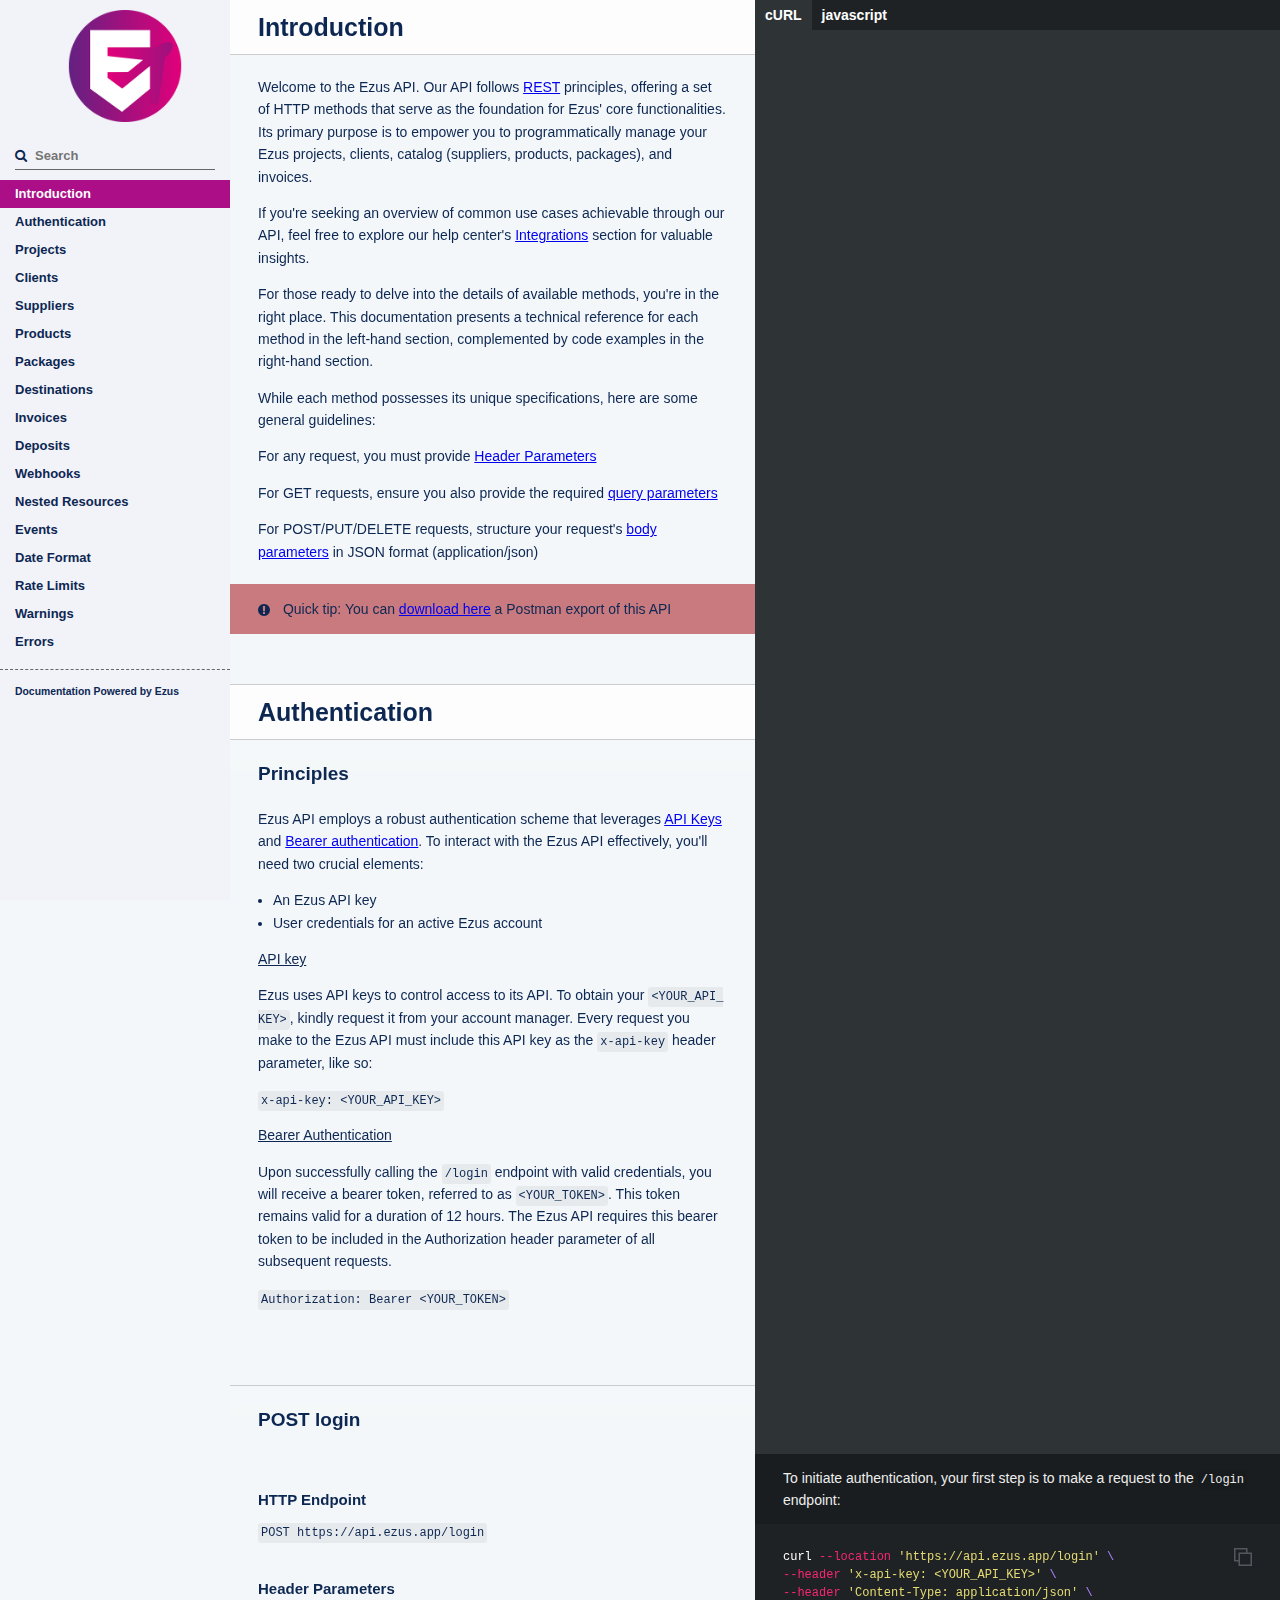
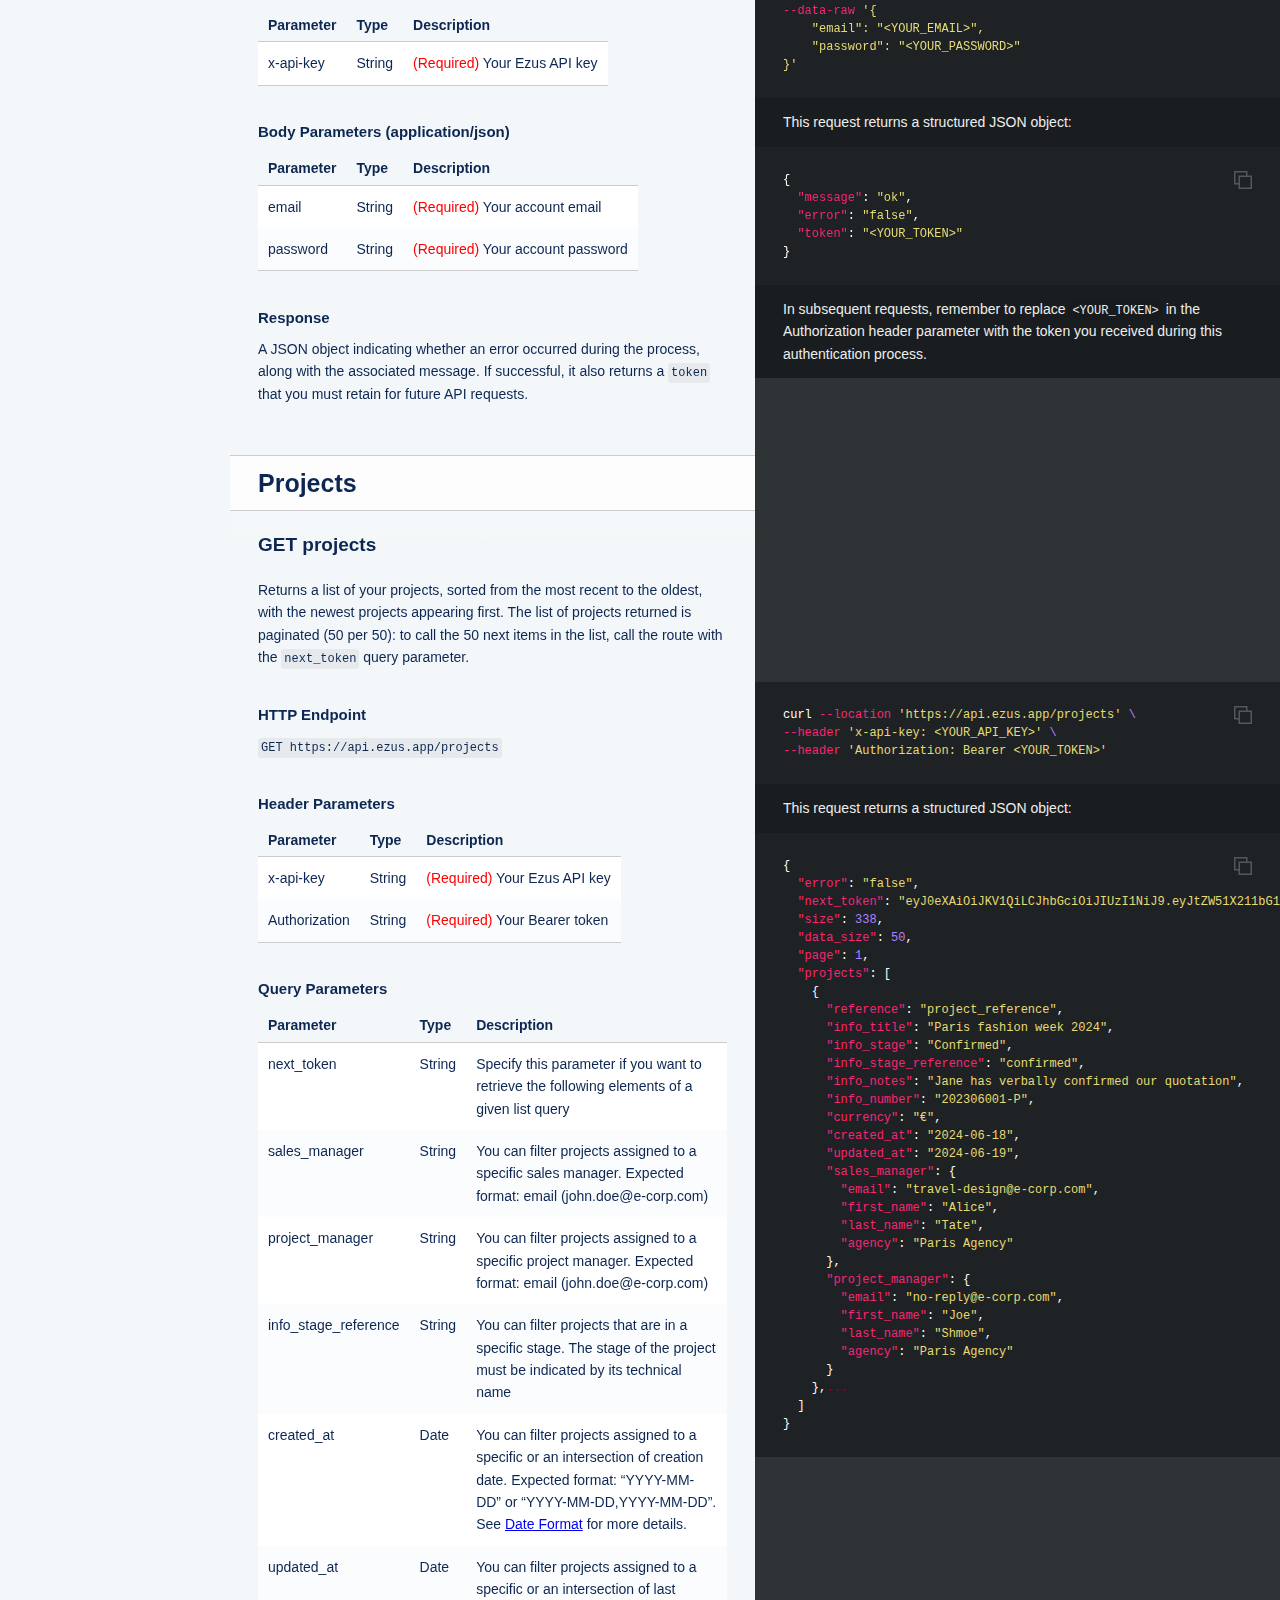
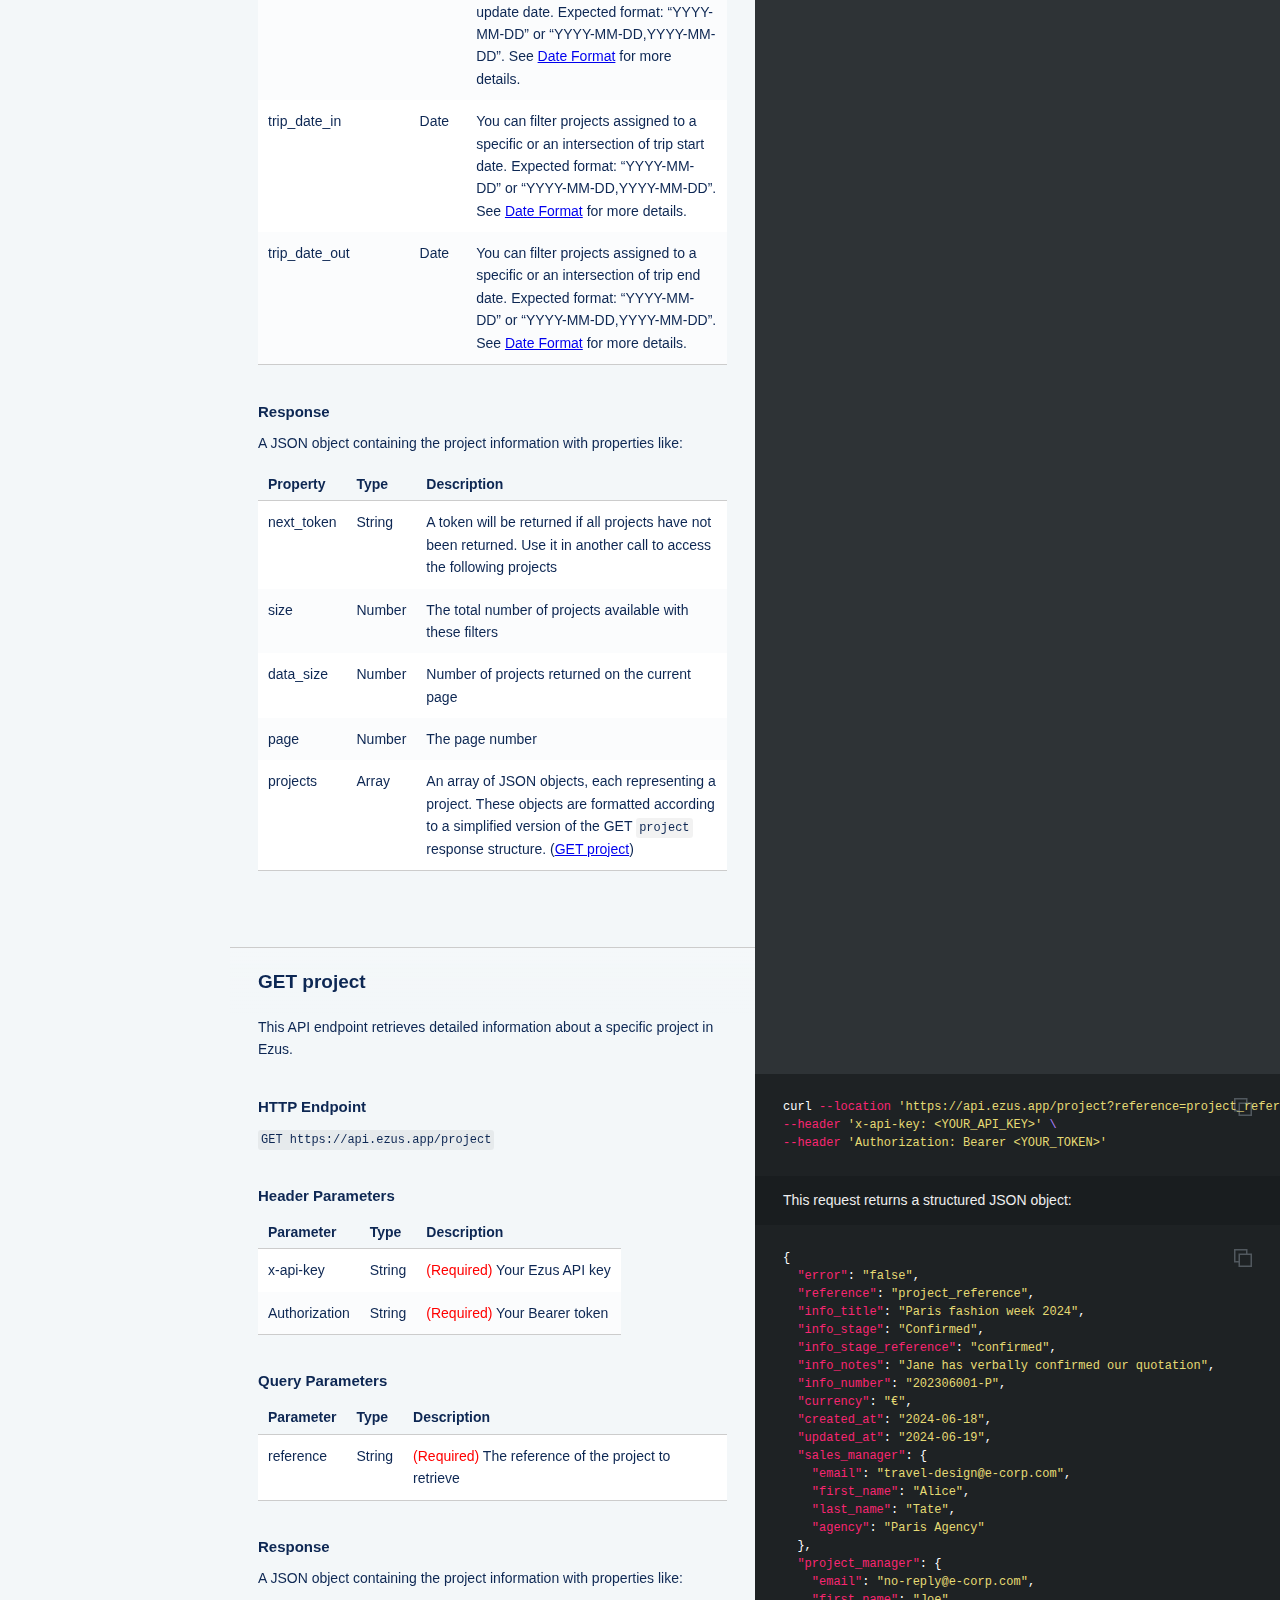
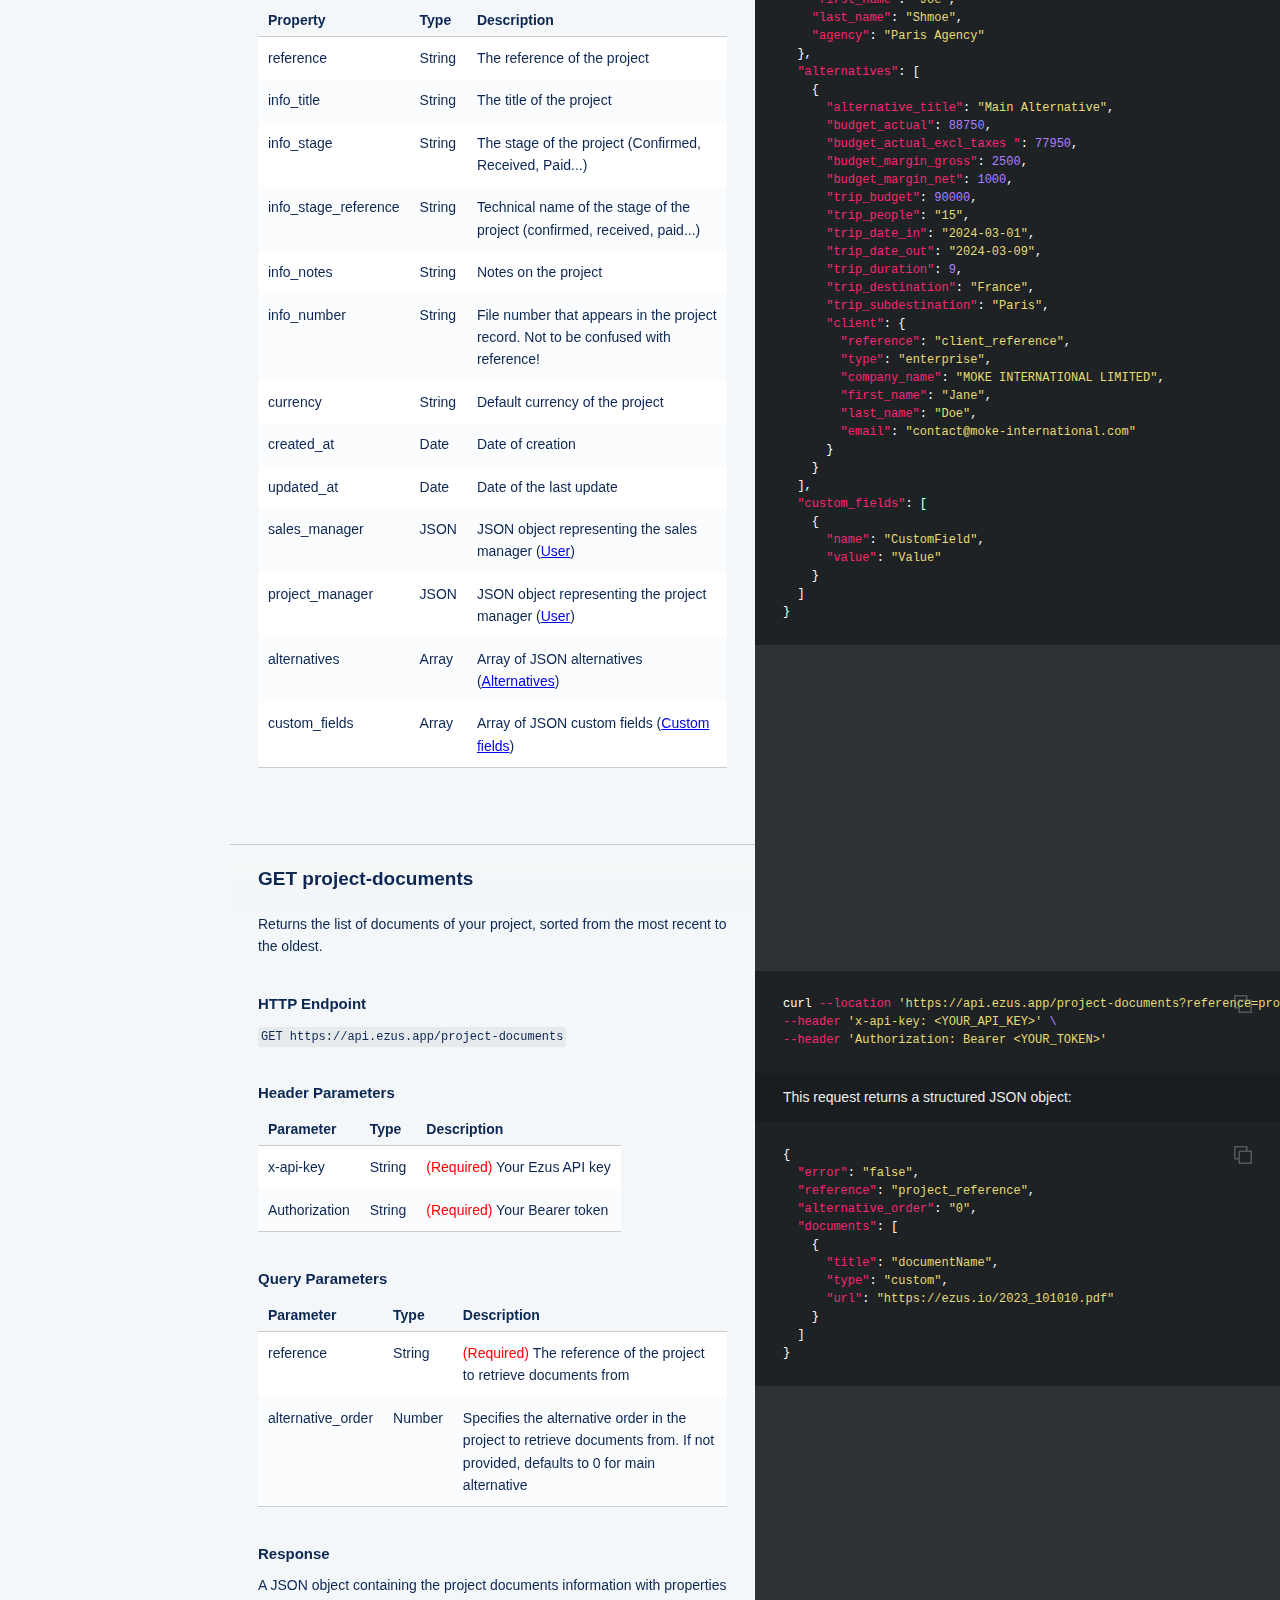
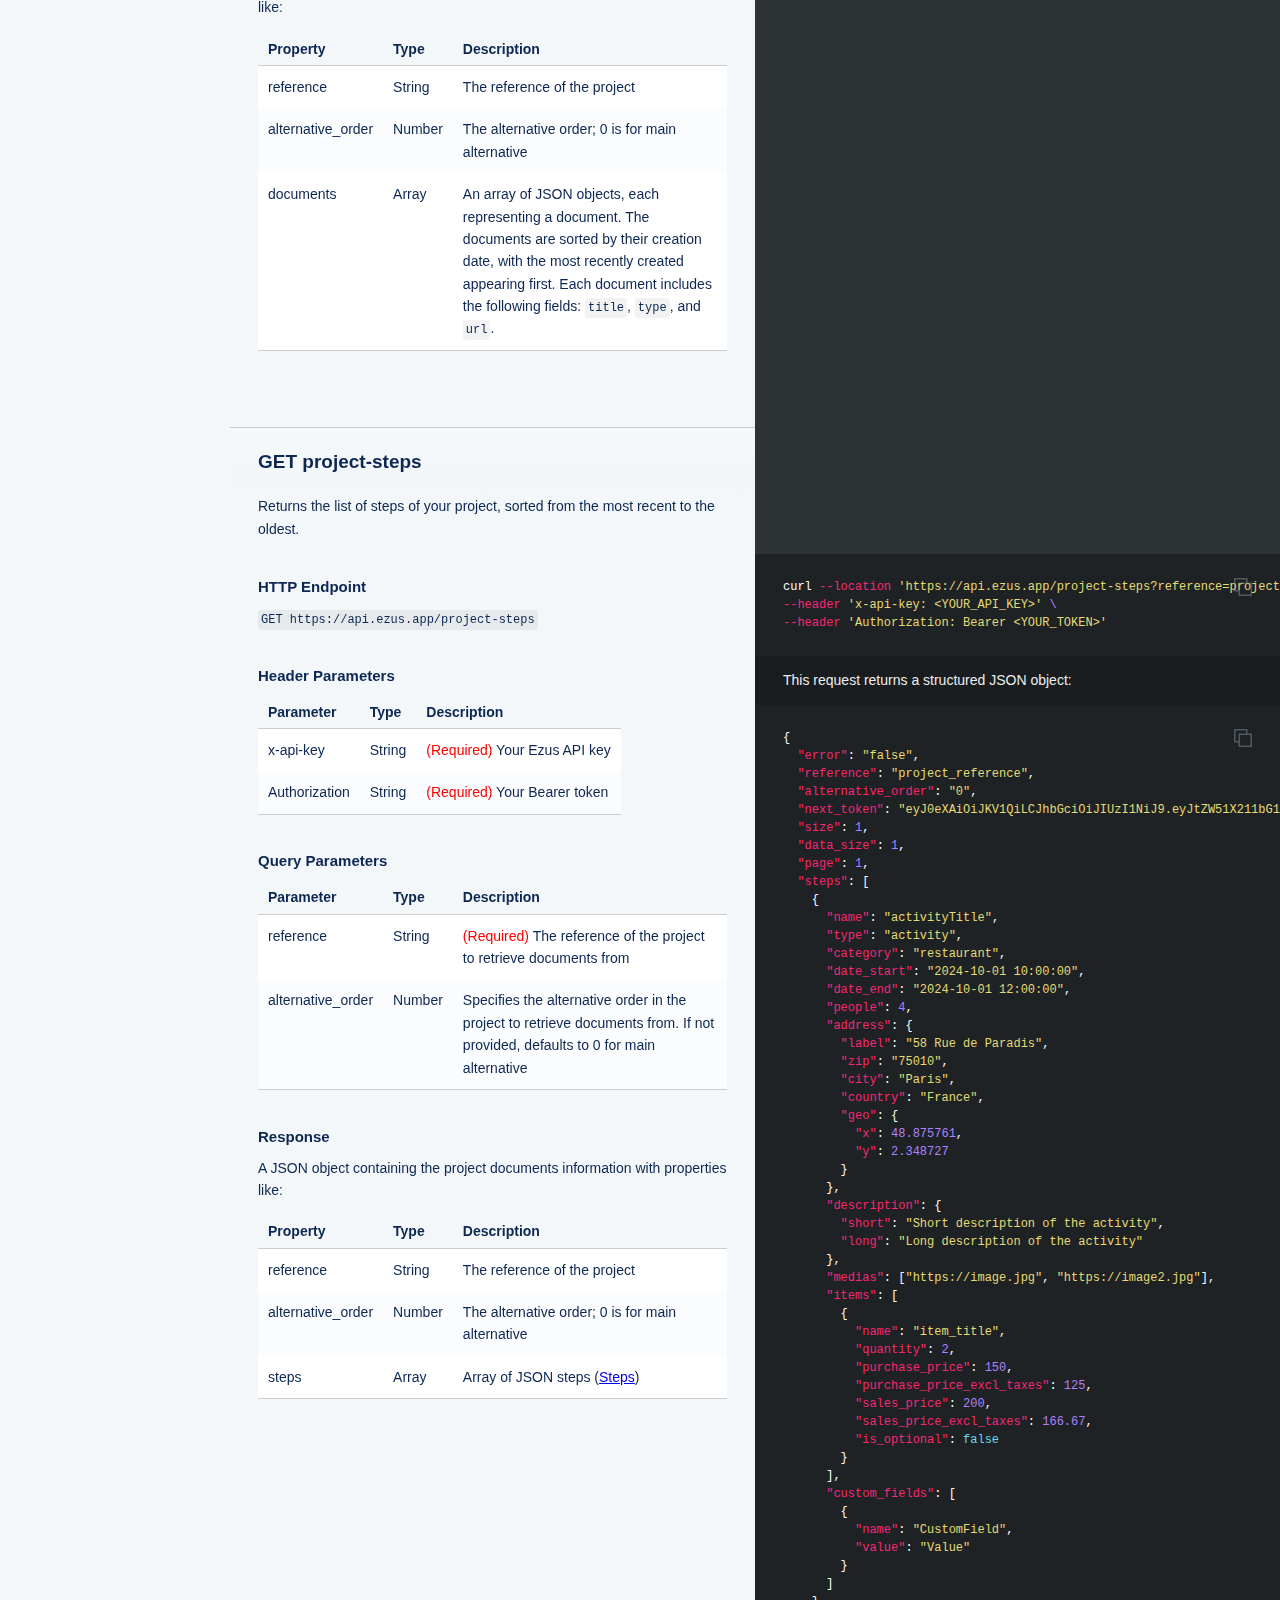
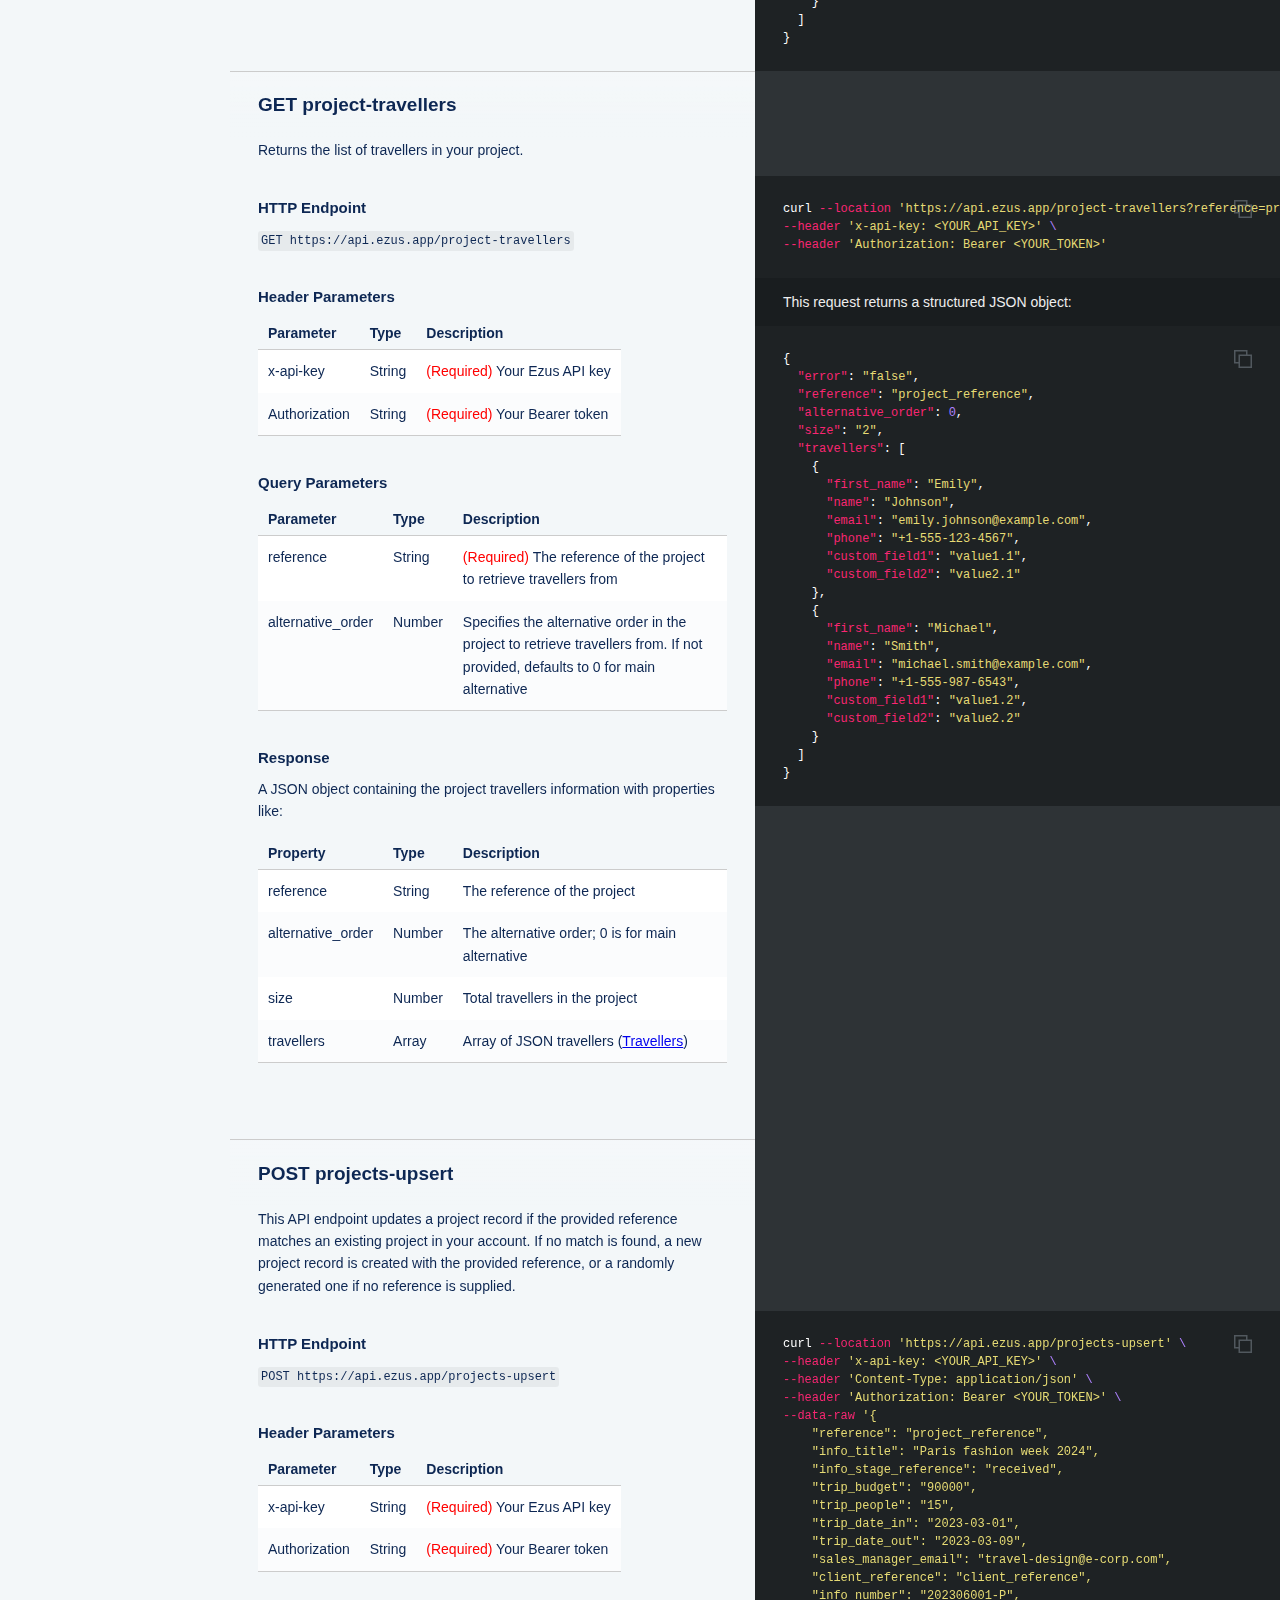
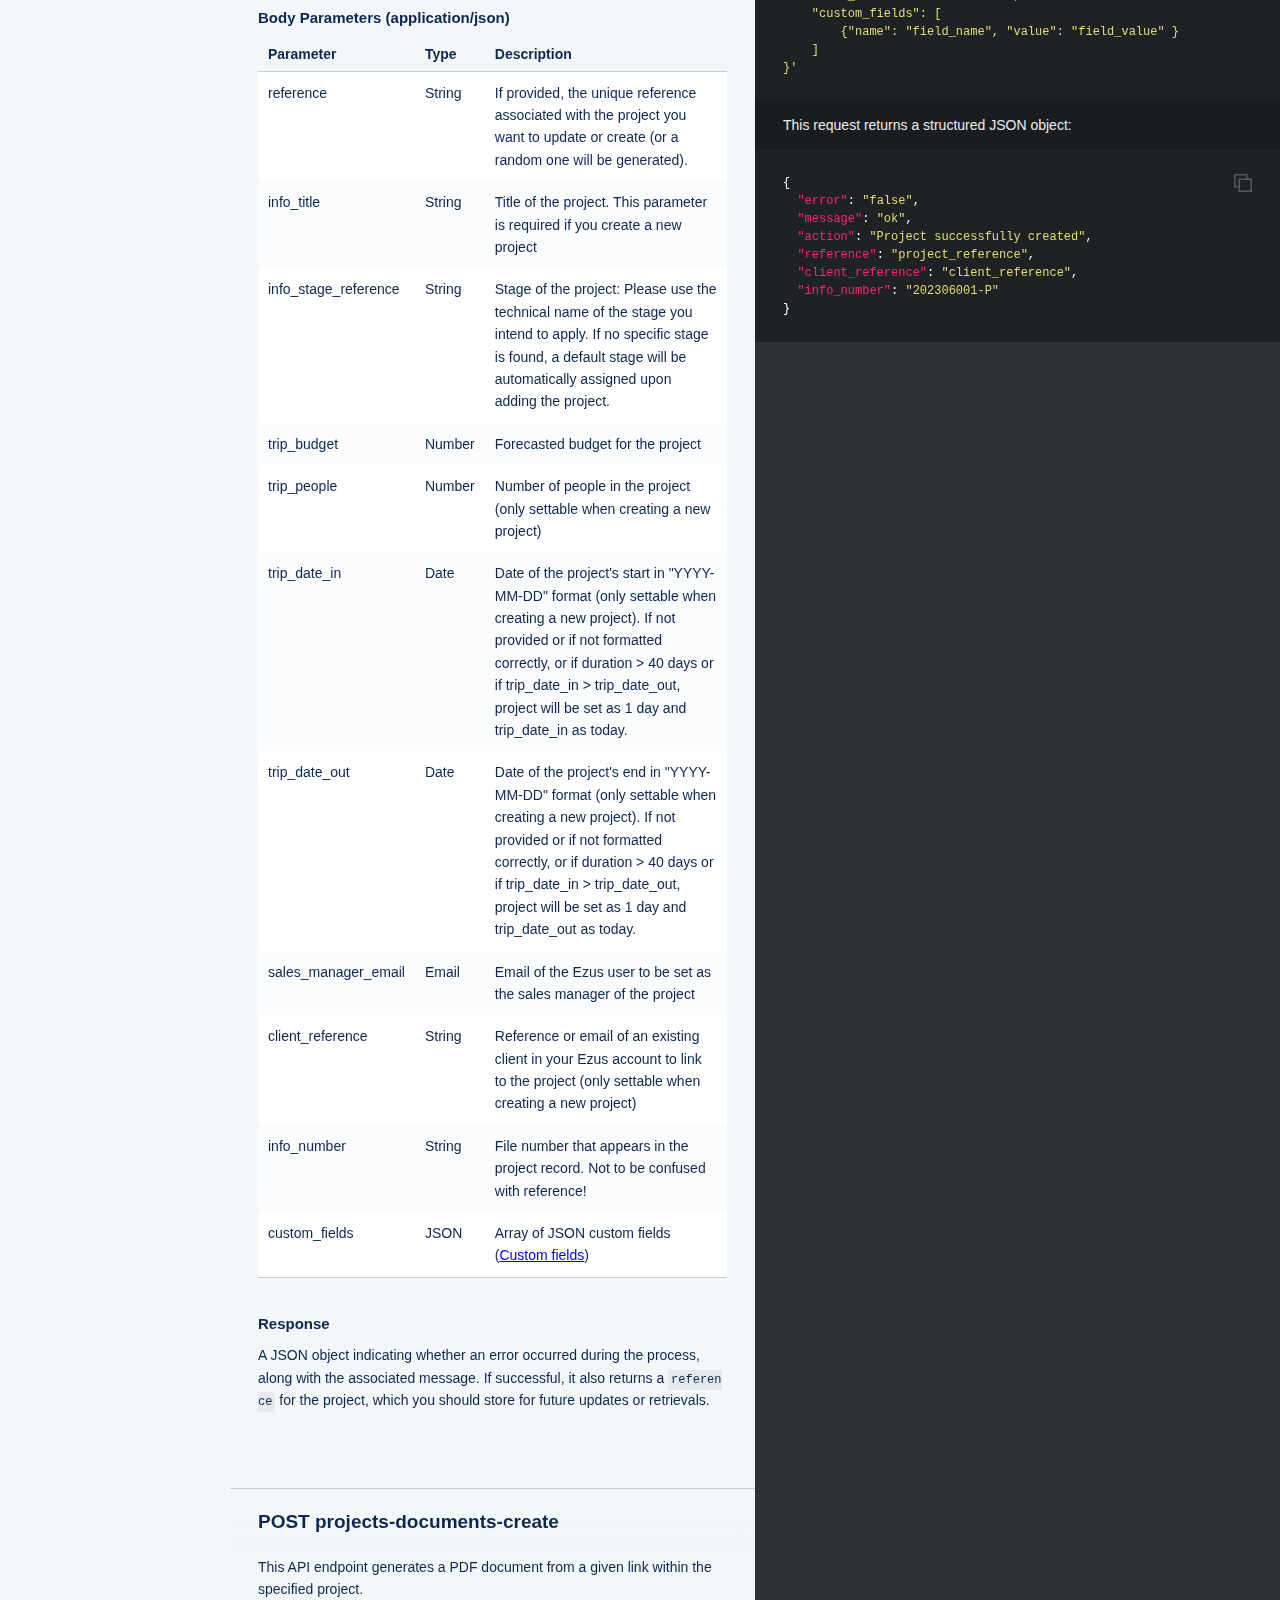
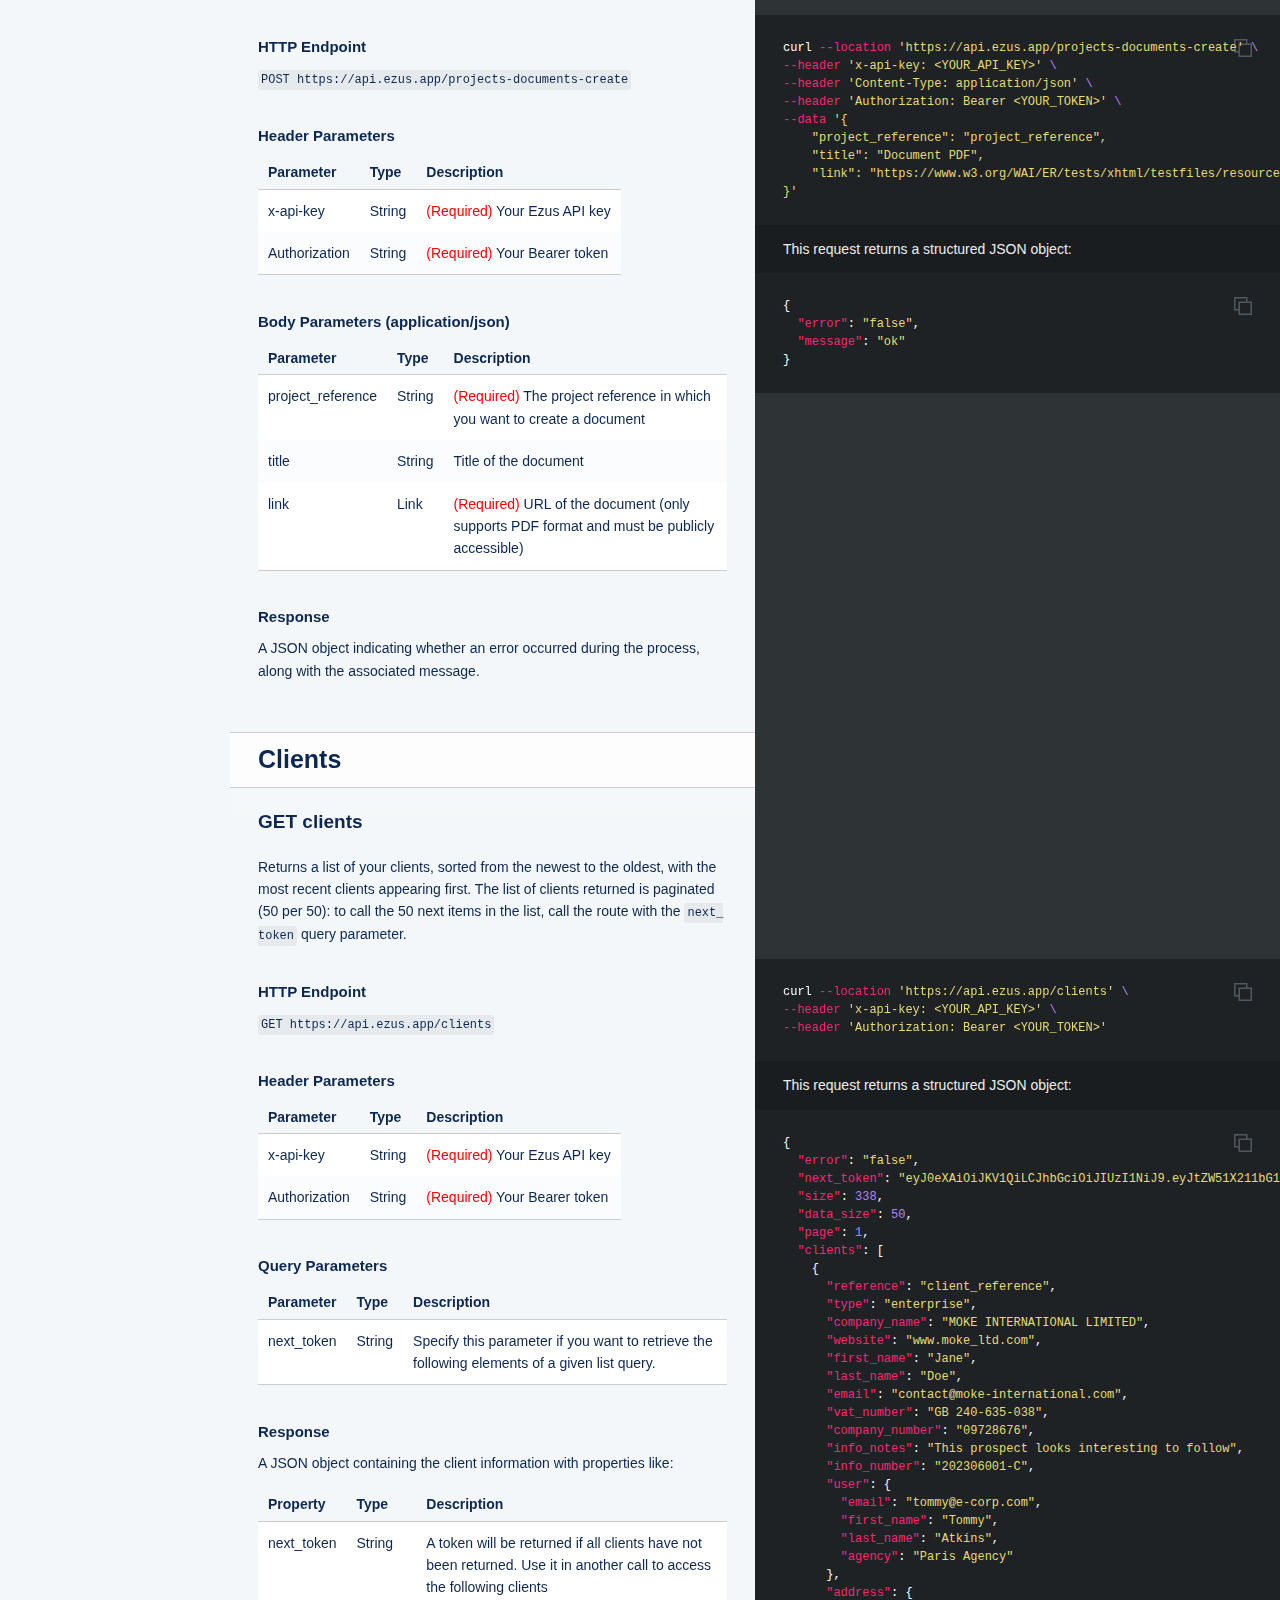
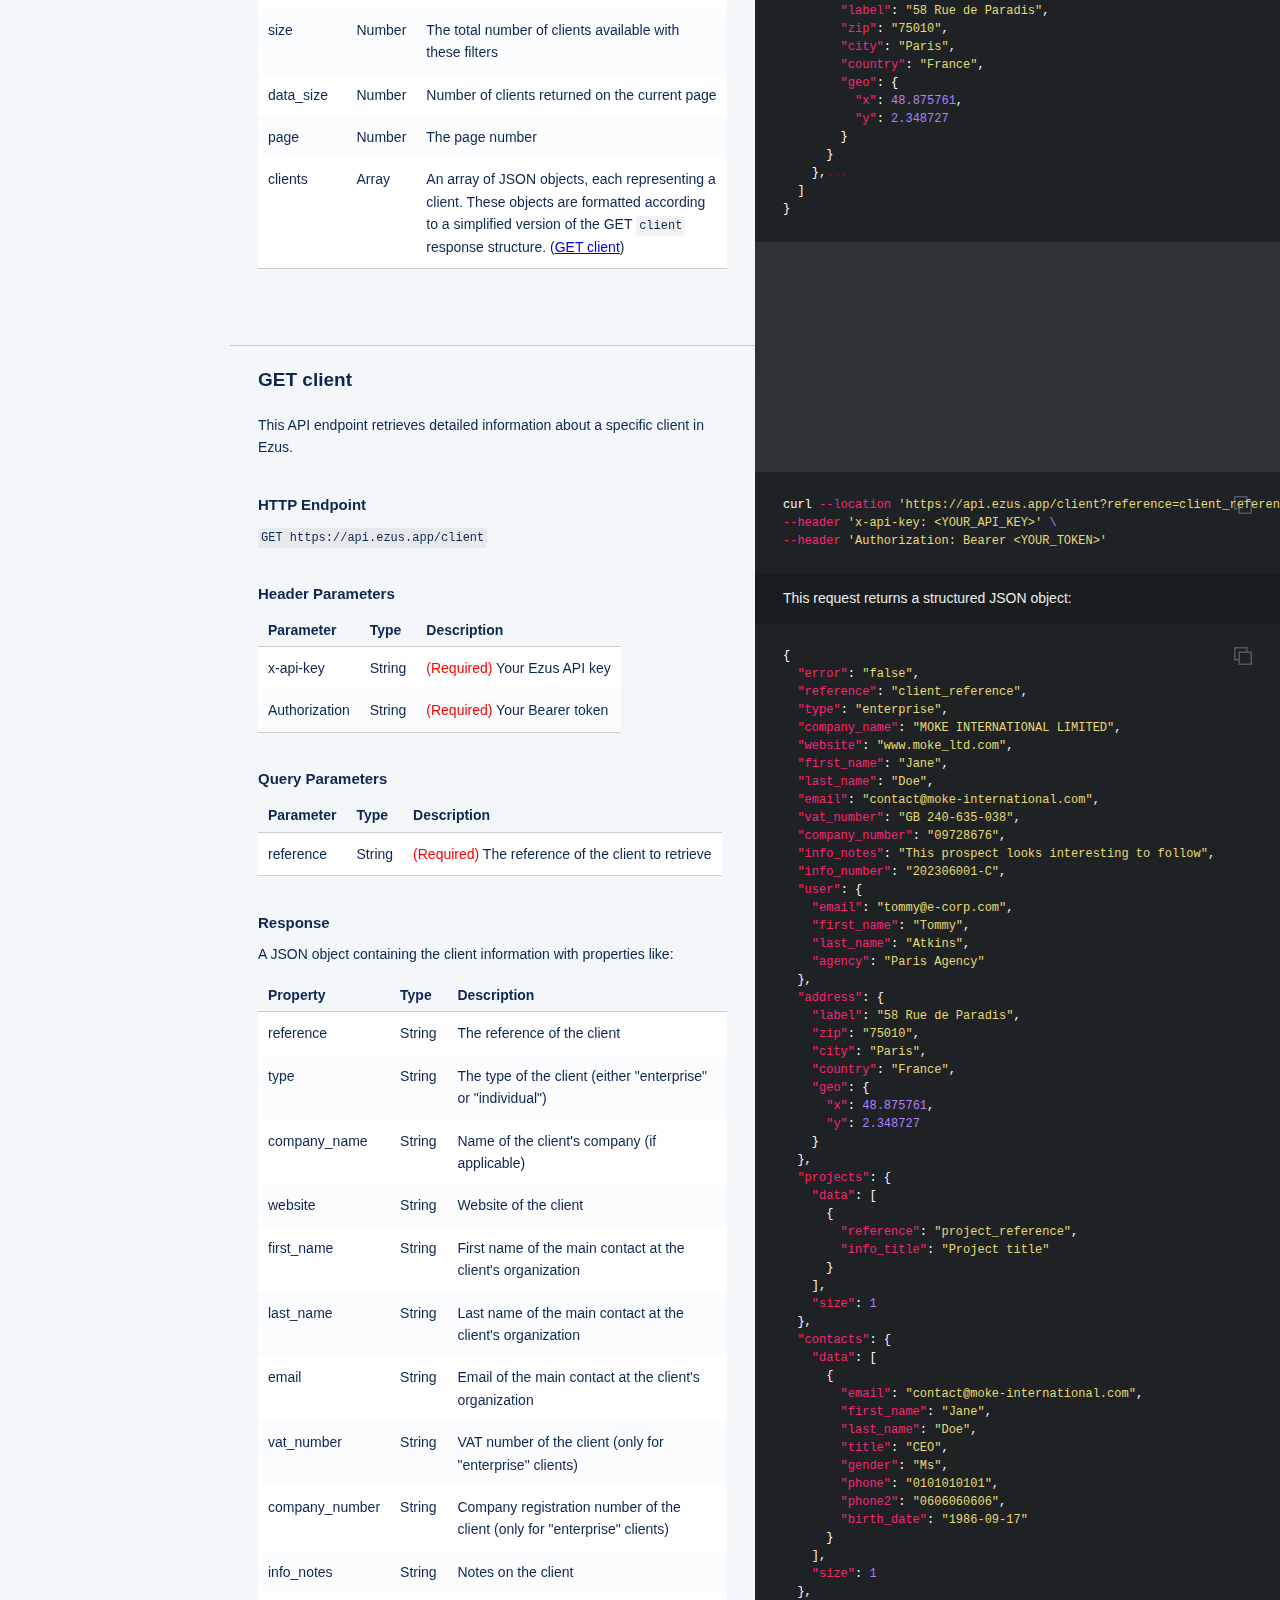
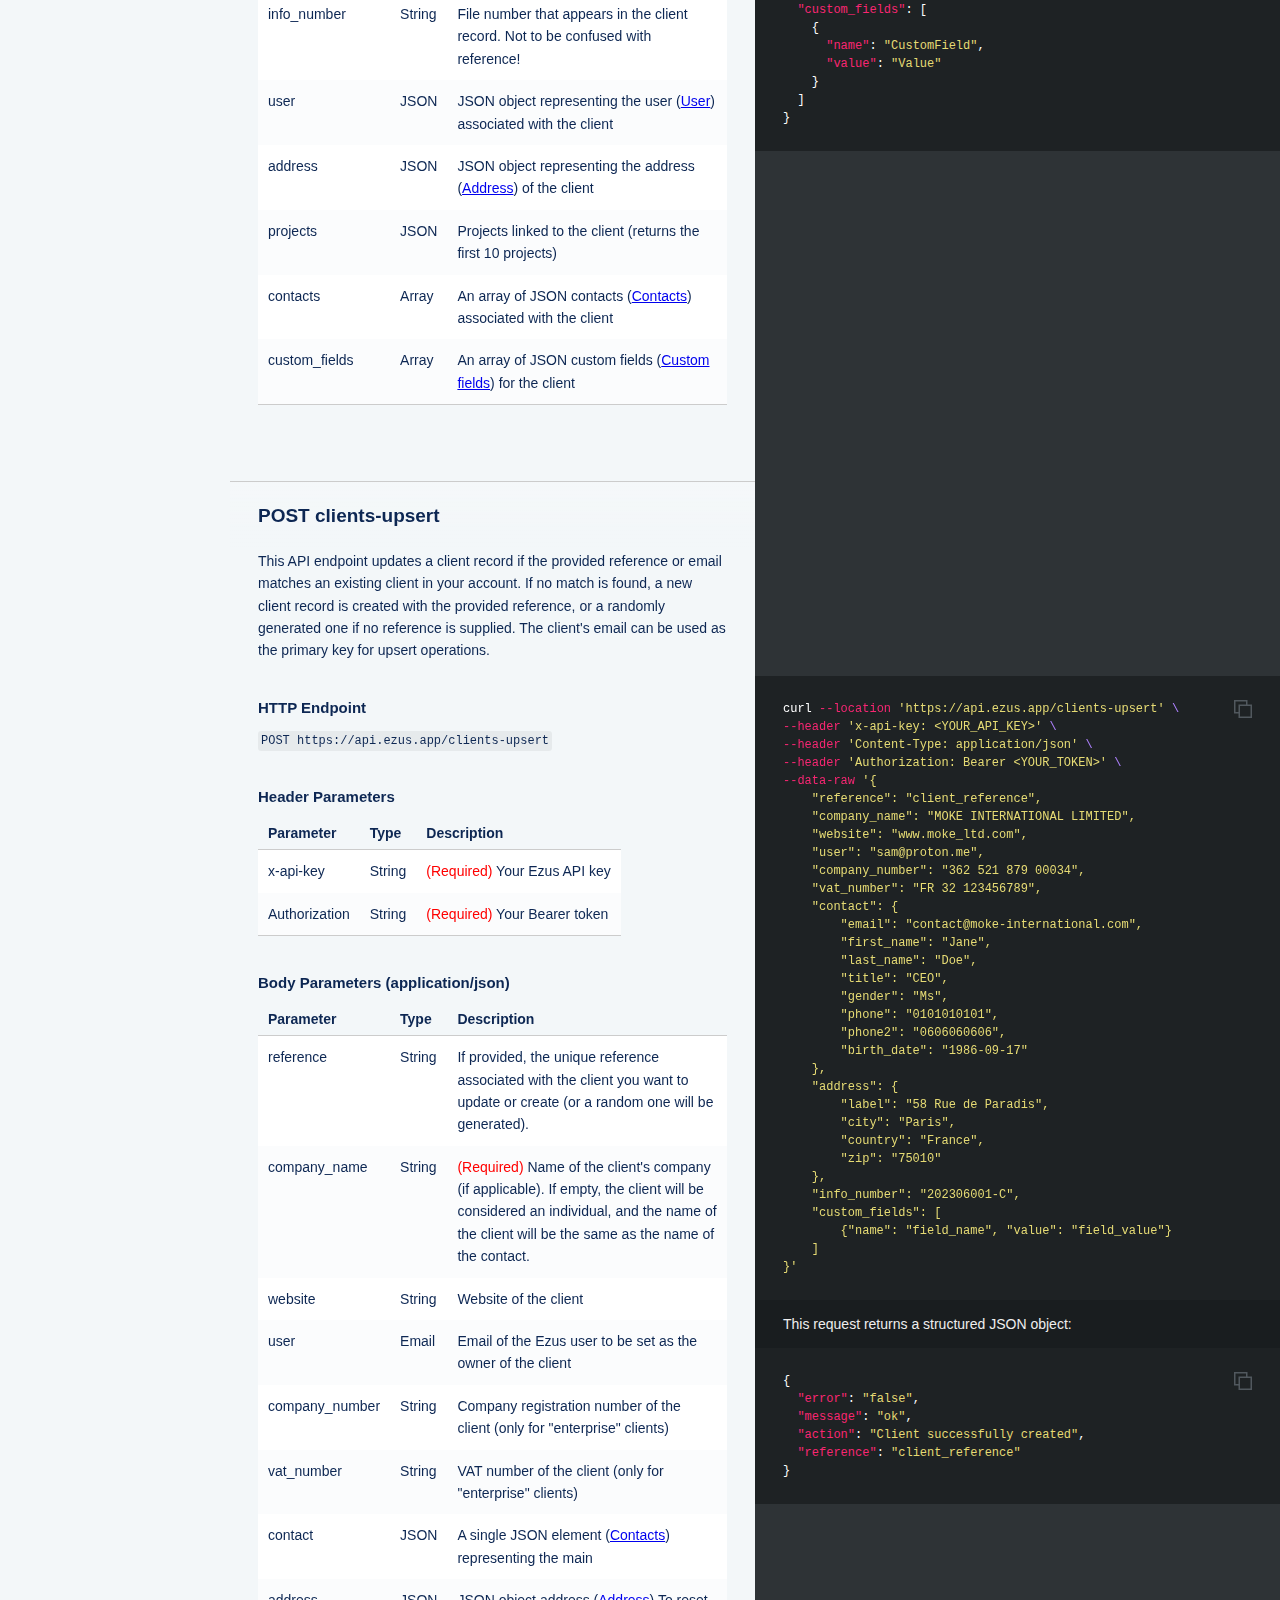
<file: index.html>
<!doctype html>
<html>
  <head>
    <link href="images/logo-070dc813.ico" rel="icon" type="image/ico" />
    <meta charset="utf-8">
    <meta content="IE=edge,chrome=1" http-equiv="X-UA-Compatible">
    <meta name="viewport" content="width=device-width, initial-scale=1, maximum-scale=1">
        <meta
            name="description"
            content="Documentation for the Ezus API"
        >
    <title>Ezus API Reference</title>

    <style media="screen">
      .highlight table td { padding: 5px; }
.highlight table pre { margin: 0; }
.highlight .gh {
  color: #999999;
}
.highlight .sr {
  color: #f6aa11;
}
.highlight .go {
  color: #888888;
}
.highlight .gp {
  color: #555555;
}
.highlight .gs {
}
.highlight .gu {
  color: #aaaaaa;
}
.highlight .nb {
  color: #f6aa11;
}
.highlight .cm {
  color: #75715e;
}
.highlight .cp {
  color: #75715e;
}
.highlight .c1 {
  color: #75715e;
}
.highlight .cs {
  color: #75715e;
}
.highlight .c, .highlight .ch, .highlight .cd, .highlight .cpf {
  color: #75715e;
}
.highlight .err {
  color: #960050;
}
.highlight .gr {
  color: #960050;
}
.highlight .gt {
  color: #960050;
}
.highlight .gd {
  color: #49483e;
}
.highlight .gi {
  color: #49483e;
}
.highlight .ge {
  color: #49483e;
}
.highlight .kc {
  color: #66d9ef;
}
.highlight .kd {
  color: #66d9ef;
}
.highlight .kr {
  color: #66d9ef;
}
.highlight .no {
  color: #66d9ef;
}
.highlight .kt {
  color: #66d9ef;
}
.highlight .mf {
  color: #ae81ff;
}
.highlight .mh {
  color: #ae81ff;
}
.highlight .il {
  color: #ae81ff;
}
.highlight .mi {
  color: #ae81ff;
}
.highlight .mo {
  color: #ae81ff;
}
.highlight .m, .highlight .mb, .highlight .mx {
  color: #ae81ff;
}
.highlight .sc {
  color: #ae81ff;
}
.highlight .se {
  color: #ae81ff;
}
.highlight .ss {
  color: #ae81ff;
}
.highlight .sd {
  color: #e6db74;
}
.highlight .s2 {
  color: #e6db74;
}
.highlight .sb {
  color: #e6db74;
}
.highlight .sh {
  color: #e6db74;
}
.highlight .si {
  color: #e6db74;
}
.highlight .sx {
  color: #e6db74;
}
.highlight .s1 {
  color: #e6db74;
}
.highlight .s, .highlight .sa, .highlight .dl {
  color: #e6db74;
}
.highlight .na {
  color: #a6e22e;
}
.highlight .nc {
  color: #a6e22e;
}
.highlight .nd {
  color: #a6e22e;
}
.highlight .ne {
  color: #a6e22e;
}
.highlight .nf, .highlight .fm {
  color: #a6e22e;
}
.highlight .vc {
  color: #ffffff;
}
.highlight .nn {
  color: #ffffff;
}
.highlight .ni {
  color: #ffffff;
}
.highlight .bp {
  color: #ffffff;
}
.highlight .vg {
  color: #ffffff;
}
.highlight .vi {
  color: #ffffff;
}
.highlight .nv, .highlight .vm {
  color: #ffffff;
}
.highlight .w {
  color: #ffffff;
}
.highlight {
  color: #ffffff;
}
.highlight .n, .highlight .py, .highlight .nx {
  color: #ffffff;
}
.highlight .nl {
  color: #f92672;
}
.highlight .ow {
  color: #f92672;
}
.highlight .nt {
  color: #f92672;
}
.highlight .k, .highlight .kv {
  color: #f92672;
}
.highlight .kn {
  color: #f92672;
}
.highlight .kp {
  color: #f92672;
}
.highlight .o {
  color: #f92672;
}
    </style>
    <style media="print">
      * {
        -webkit-transition:none!important;
        transition:none!important;
      }
      .highlight table td { padding: 5px; }
.highlight table pre { margin: 0; }
.highlight, .highlight .w {
  color: #586e75;
}
.highlight .err {
  color: #002b36;
  background-color: #dc322f;
}
.highlight .c, .highlight .ch, .highlight .cd, .highlight .cm, .highlight .cpf, .highlight .c1, .highlight .cs {
  color: #657b83;
}
.highlight .cp {
  color: #b58900;
}
.highlight .nt {
  color: #b58900;
}
.highlight .o, .highlight .ow {
  color: #93a1a1;
}
.highlight .p, .highlight .pi {
  color: #93a1a1;
}
.highlight .gi {
  color: #859900;
}
.highlight .gd {
  color: #dc322f;
}
.highlight .gh {
  color: #268bd2;
  background-color: #002b36;
  font-weight: bold;
}
.highlight .k, .highlight .kn, .highlight .kp, .highlight .kr, .highlight .kv {
  color: #6c71c4;
}
.highlight .kc {
  color: #cb4b16;
}
.highlight .kt {
  color: #cb4b16;
}
.highlight .kd {
  color: #cb4b16;
}
.highlight .s, .highlight .sb, .highlight .sc, .highlight .dl, .highlight .sd, .highlight .s2, .highlight .sh, .highlight .sx, .highlight .s1 {
  color: #859900;
}
.highlight .sa {
  color: #6c71c4;
}
.highlight .sr {
  color: #2aa198;
}
.highlight .si {
  color: #d33682;
}
.highlight .se {
  color: #d33682;
}
.highlight .nn {
  color: #b58900;
}
.highlight .nc {
  color: #b58900;
}
.highlight .no {
  color: #b58900;
}
.highlight .na {
  color: #268bd2;
}
.highlight .m, .highlight .mb, .highlight .mf, .highlight .mh, .highlight .mi, .highlight .il, .highlight .mo, .highlight .mx {
  color: #859900;
}
.highlight .ss {
  color: #859900;
}
    </style>
    <link href="stylesheets/screen-d8e1a0c1.css" rel="stylesheet" media="screen" />
    <link href="stylesheets/print-966d6edc.css" rel="stylesheet" media="print" />
      <script src="javascripts/all-ebb2dba6.js"></script>

    <script>
      $(function() { setupCodeCopy(); });
    </script>
  </head>

  <body class="index" data-languages="[&quot;shell&quot;,&quot;javascript&quot;]">
    <a href="#" id="nav-button">
      <span>
        NAV
        <img src="images/navbar-cad8cdcb.png" alt="" />
      </span>
    </a>
    <div class="toc-wrapper">
      <img src="images/logo-56dbdd1c.png" class="logo" alt="" />
        <div class="lang-selector">
              <a href="#" data-language-name="shell">cURL</a>
              <a href="#" data-language-name="javascript">javascript</a>
        </div>
        <div class="search">
          <input type="text" class="search" id="input-search" placeholder="Search">
        </div>
        <ul class="search-results"></ul>
      <ul id="toc" class="toc-list-h1">
          <li>
            <a href="#introduction" class="toc-h1 toc-link" data-title="Introduction">Introduction</a>
          </li>
          <li>
            <a href="#authentication" class="toc-h1 toc-link" data-title="Authentication">Authentication</a>
              <ul class="toc-list-h2">
                  <li>
                    <a href="#principles" class="toc-h2 toc-link" data-title="Principles">Principles</a>
                  </li>
                  <li>
                    <a href="#post-login" class="toc-h2 toc-link" data-title="POST login">POST login</a>
                  </li>
              </ul>
          </li>
          <li>
            <a href="#projects" class="toc-h1 toc-link" data-title="Projects">Projects</a>
              <ul class="toc-list-h2">
                  <li>
                    <a href="#get-projects" class="toc-h2 toc-link" data-title="GET projects">GET projects</a>
                  </li>
                  <li>
                    <a href="#get-project" class="toc-h2 toc-link" data-title="GET project">GET project</a>
                  </li>
                  <li>
                    <a href="#get-project-documents" class="toc-h2 toc-link" data-title="GET project-documents">GET project-documents</a>
                  </li>
                  <li>
                    <a href="#get-project-steps" class="toc-h2 toc-link" data-title="GET project-steps">GET project-steps</a>
                  </li>
                  <li>
                    <a href="#get-project-travellers" class="toc-h2 toc-link" data-title="GET project-travellers">GET project-travellers</a>
                  </li>
                  <li>
                    <a href="#post-projects-upsert" class="toc-h2 toc-link" data-title="POST projects-upsert">POST projects-upsert</a>
                  </li>
                  <li>
                    <a href="#post-projects-documents-create" class="toc-h2 toc-link" data-title="POST projects-documents-create">POST projects-documents-create</a>
                  </li>
              </ul>
          </li>
          <li>
            <a href="#clients" class="toc-h1 toc-link" data-title="Clients">Clients</a>
              <ul class="toc-list-h2">
                  <li>
                    <a href="#get-clients" class="toc-h2 toc-link" data-title="GET clients">GET clients</a>
                  </li>
                  <li>
                    <a href="#get-client" class="toc-h2 toc-link" data-title="GET client">GET client</a>
                  </li>
                  <li>
                    <a href="#post-clients-upsert" class="toc-h2 toc-link" data-title="POST clients-upsert">POST clients-upsert</a>
                  </li>
              </ul>
          </li>
          <li>
            <a href="#suppliers" class="toc-h1 toc-link" data-title="Suppliers">Suppliers</a>
              <ul class="toc-list-h2">
                  <li>
                    <a href="#get-suppliers" class="toc-h2 toc-link" data-title="GET suppliers">GET suppliers</a>
                  </li>
                  <li>
                    <a href="#get-supplier" class="toc-h2 toc-link" data-title="GET supplier">GET supplier</a>
                  </li>
                  <li>
                    <a href="#post-suppliers-upsert" class="toc-h2 toc-link" data-title="POST suppliers-upsert">POST suppliers-upsert</a>
                  </li>
              </ul>
          </li>
          <li>
            <a href="#products" class="toc-h1 toc-link" data-title="Products">Products</a>
              <ul class="toc-list-h2">
                  <li>
                    <a href="#get-products" class="toc-h2 toc-link" data-title="GET products">GET products</a>
                  </li>
                  <li>
                    <a href="#get-product" class="toc-h2 toc-link" data-title="GET product">GET product</a>
                  </li>
                  <li>
                    <a href="#post-products-upsert" class="toc-h2 toc-link" data-title="POST products-upsert">POST products-upsert</a>
                  </li>
              </ul>
          </li>
          <li>
            <a href="#packages" class="toc-h1 toc-link" data-title="Packages">Packages</a>
              <ul class="toc-list-h2">
                  <li>
                    <a href="#get-package" class="toc-h2 toc-link" data-title="GET package">GET package</a>
                  </li>
                  <li>
                    <a href="#post-packages-upsert" class="toc-h2 toc-link" data-title="POST packages-upsert">POST packages-upsert</a>
                  </li>
              </ul>
          </li>
          <li>
            <a href="#destinations" class="toc-h1 toc-link" data-title="Destinations">Destinations</a>
              <ul class="toc-list-h2">
                  <li>
                    <a href="#get-destinations" class="toc-h2 toc-link" data-title="GET destinations">GET destinations</a>
                  </li>
                  <li>
                    <a href="#get-subdestination" class="toc-h2 toc-link" data-title="GET subdestination">GET subdestination</a>
                  </li>
              </ul>
          </li>
          <li>
            <a href="#invoices" class="toc-h1 toc-link" data-title="Invoices">Invoices</a>
              <ul class="toc-list-h2">
                  <li>
                    <a href="#get-invoices" class="toc-h2 toc-link" data-title="GET invoices">GET invoices</a>
                  </li>
                  <li>
                    <a href="#get-invoice" class="toc-h2 toc-link" data-title="GET invoice">GET invoice</a>
                  </li>
                  <li>
                    <a href="#put-invoices-update" class="toc-h2 toc-link" data-title="PUT invoices-update">PUT invoices-update</a>
                  </li>
                  <li>
                    <a href="#get-invoice-supplier" class="toc-h2 toc-link" data-title="GET invoice-supplier">GET invoice-supplier</a>
                  </li>
              </ul>
          </li>
          <li>
            <a href="#deposits" class="toc-h1 toc-link" data-title="Deposits">Deposits</a>
              <ul class="toc-list-h2">
                  <li>
                    <a href="#post-deposits-create" class="toc-h2 toc-link" data-title="POST deposits-create">POST deposits-create</a>
                  </li>
              </ul>
          </li>
          <li>
            <a href="#webhooks" class="toc-h1 toc-link" data-title="Webhooks">Webhooks</a>
              <ul class="toc-list-h2">
                  <li>
                    <a href="#get-webhooks" class="toc-h2 toc-link" data-title="GET webhooks">GET webhooks</a>
                  </li>
                  <li>
                    <a href="#get-webhooks-last" class="toc-h2 toc-link" data-title="GET webhooks-last">GET webhooks-last</a>
                  </li>
                  <li>
                    <a href="#post-webhooks-upsert" class="toc-h2 toc-link" data-title="POST webhooks-upsert">POST webhooks-upsert</a>
                  </li>
                  <li>
                    <a href="#delete-webhooks-delete" class="toc-h2 toc-link" data-title="DELETE webhooks-delete">DELETE webhooks-delete</a>
                  </li>
              </ul>
          </li>
          <li>
            <a href="#nested-resources" class="toc-h1 toc-link" data-title="Nested Resources">Nested Resources</a>
              <ul class="toc-list-h2">
                  <li>
                    <a href="#address" class="toc-h2 toc-link" data-title="Address">Address</a>
                  </li>
                  <li>
                    <a href="#alternatives" class="toc-h2 toc-link" data-title="Alternatives">Alternatives</a>
                  </li>
                  <li>
                    <a href="#contacts" class="toc-h2 toc-link" data-title="Contacts">Contacts</a>
                  </li>
                  <li>
                    <a href="#custom-fields" class="toc-h2 toc-link" data-title="Custom Fields">Custom Fields</a>
                  </li>
                  <li>
                    <a href="#destinations-2" class="toc-h2 toc-link" data-title="Destinations">Destinations</a>
                  </li>
                  <li>
                    <a href="#invoices-amounts" class="toc-h2 toc-link" data-title="Invoices Amounts">Invoices Amounts</a>
                  </li>
                  <li>
                    <a href="#items" class="toc-h2 toc-link" data-title="Items">Items</a>
                  </li>
                  <li>
                    <a href="#langs" class="toc-h2 toc-link" data-title="Langs">Langs</a>
                  </li>
                  <li>
                    <a href="#medias" class="toc-h2 toc-link" data-title="Medias">Medias</a>
                  </li>
                  <li>
                    <a href="#products-2" class="toc-h2 toc-link" data-title="Products">Products</a>
                  </li>
                  <li>
                    <a href="#steps" class="toc-h2 toc-link" data-title="Steps">Steps</a>
                  </li>
                  <li>
                    <a href="#travellers" class="toc-h2 toc-link" data-title="Travellers">Travellers</a>
                  </li>
                  <li>
                    <a href="#suppliers-2" class="toc-h2 toc-link" data-title="Suppliers">Suppliers</a>
                  </li>
                  <li>
                    <a href="#tariffs" class="toc-h2 toc-link" data-title="Tariffs">Tariffs</a>
                  </li>
                  <li>
                    <a href="#user" class="toc-h2 toc-link" data-title="User">User</a>
                  </li>
                  <li>
                    <a href="#webhooks-2" class="toc-h2 toc-link" data-title="Webhooks">Webhooks</a>
                  </li>
              </ul>
          </li>
          <li>
            <a href="#events" class="toc-h1 toc-link" data-title="Events">Events</a>
              <ul class="toc-list-h2">
                  <li>
                    <a href="#basic-event-information" class="toc-h2 toc-link" data-title="Basic event information">Basic event information</a>
                  </li>
                  <li>
                    <a href="#projects-created" class="toc-h2 toc-link" data-title="projects.created">projects.created</a>
                  </li>
                  <li>
                    <a href="#projects-updated" class="toc-h2 toc-link" data-title="projects.updated">projects.updated</a>
                  </li>
                  <li>
                    <a href="#clients-created" class="toc-h2 toc-link" data-title="clients.created">clients.created</a>
                  </li>
                  <li>
                    <a href="#clients-updated" class="toc-h2 toc-link" data-title="clients.updated">clients.updated</a>
                  </li>
                  <li>
                    <a href="#invoices-finalized" class="toc-h2 toc-link" data-title="invoices.finalized">invoices.finalized</a>
                  </li>
                  <li>
                    <a href="#invoices_suppliers-attached" class="toc-h2 toc-link" data-title="invoices_suppliers.attached">invoices_suppliers.attached</a>
                  </li>
              </ul>
          </li>
          <li>
            <a href="#date-format" class="toc-h1 toc-link" data-title="Date Format">Date Format</a>
              <ul class="toc-list-h2">
                  <li>
                    <a href="#date-format-specifications" class="toc-h2 toc-link" data-title="Date format specifications">Date format specifications</a>
                  </li>
                  <li>
                    <a href="#date-filters" class="toc-h2 toc-link" data-title="Date filters">Date filters</a>
                  </li>
              </ul>
          </li>
          <li>
            <a href="#rate-limits" class="toc-h1 toc-link" data-title="Rate Limits">Rate Limits</a>
              <ul class="toc-list-h2">
                  <li>
                    <a href="#daily-rate-limit" class="toc-h2 toc-link" data-title="Daily rate limit">Daily rate limit</a>
                  </li>
                  <li>
                    <a href="#burst-rate-limit" class="toc-h2 toc-link" data-title="Burst rate limit">Burst rate limit</a>
                  </li>
              </ul>
          </li>
          <li>
            <a href="#warnings" class="toc-h1 toc-link" data-title="Warnings">Warnings</a>
          </li>
          <li>
            <a href="#errors" class="toc-h1 toc-link" data-title="Errors">Errors</a>
          </li>
      </ul>
        <ul class="toc-footer">
            <li><a href='https://ezus.io/' target="_blank">Documentation Powered by Ezus</a></li>
        </ul>
    </div>
    <div class="page-wrapper">
      <div class="dark-box"></div>
      <div class="content">
        <h1 id='introduction'>Introduction</h1>
<p>Welcome to the Ezus API. Our API follows <a href='https://en.wikipedia.org/wiki/Representational_state_transfer' target="_blank">REST</a> principles, offering a set of HTTP methods that serve as the foundation for Ezus&#39; core functionalities. Its primary purpose is to empower you to programmatically manage your Ezus projects, clients, catalog (suppliers, products, packages), and invoices.</p>

<p>If you&#39;re seeking an overview of common use cases achievable through our API, feel free to explore our help center&#39;s <a href='https://help.ezus.io/en/collections/3016686-integrations' target="_blank">Integrations</a> section for valuable insights.</p>

<p>For those ready to delve into the details of available methods, you&#39;re in the right place. This documentation presents a technical reference for each method in the left-hand section, complemented by code examples in the right-hand section.</p>

<p>While each method possesses its unique specifications, here are some general guidelines:</p>

<p>For any request, you must provide <a href='https://swagger.io/docs/specification/describing-parameters/#header-parameters' target="_blank">Header Parameters</a></p>

<p>For GET requests, ensure you also provide the required <a href='https://swagger.io/docs/specification/describing-parameters/#query-parameters' target="_blank">query parameters</a></p>

<p>For POST/PUT/DELETE requests, structure your request&#39;s <a href='https://swagger.io/docs/specification/2-0/describing-request-body' target="_blank">body parameters</a> in JSON format (application/json)</p>

<aside class="warning">
Quick tip: You can <a href="./ezus_api_postman.json?attachmentlinks=true"  target="_blank" download>download here</a> a Postman export of this API
</aside>
<h1 id='authentication'>Authentication</h1><h2 id='principles'>Principles</h2>
<p>Ezus API employs a robust authentication scheme that leverages <a href='https://swagger.io/docs/specification/authentication/api-keys/' target="_blank">API Keys</a> and <a href='https://swagger.io/docs/specification/authentication/bearer-authentication/' target="_blank">Bearer authentication</a>. To interact with the Ezus API effectively, you&#39;ll need two crucial elements:</p>

<ul>
<li>An Ezus API key</li>
<li>User credentials for an active Ezus account</li>
</ul>

<p><span style="text-decoration:underline">API key</span></p>

<p>Ezus uses API keys to control access to its API. To obtain your <code>&lt;YOUR_API_KEY&gt;</code>, kindly request it from your account manager. Every request you make to the Ezus API must include this API key as the <code>x-api-key</code> header parameter, like so:</p>

<p><code>x-api-key: &lt;YOUR_API_KEY&gt;</code></p>

<p><span style="text-decoration:underline">Bearer Authentication</span></p>

<p>Upon successfully calling the <code>/login</code> endpoint with valid credentials, you will receive a bearer token, referred to as <code>&lt;YOUR_TOKEN&gt;</code>. This token remains valid for a duration of 12 hours. The Ezus API requires this bearer token to be included in the Authorization header parameter of all subsequent requests.</p>

<p><code>Authorization: Bearer &lt;YOUR_TOKEN&gt;</code></p>
<h2 id='post-login'>POST login</h2>
<blockquote>
<p>To initiate authentication, your first step is to make a request to the <code>/login</code> endpoint:</p>
</blockquote>
<div class="highlight"><pre class="highlight shell tab-shell"><code>curl <span class="nt">--location</span> <span class="s1">'https://api.ezus.app/login'</span> <span class="se">\</span>
<span class="nt">--header</span> <span class="s1">'x-api-key: &lt;YOUR_API_KEY&gt;'</span> <span class="se">\</span>
<span class="nt">--header</span> <span class="s1">'Content-Type: application/json'</span> <span class="se">\</span>
<span class="nt">--data-raw</span> <span class="s1">'{
    "email": "&lt;YOUR_EMAIL&gt;",
    "password": "&lt;YOUR_PASSWORD&gt;"
}'</span>
</code></pre></div><div class="highlight"><pre class="highlight javascript tab-javascript"><code><span class="kd">const</span> <span class="nx">axios</span> <span class="o">=</span> <span class="nx">require</span><span class="p">(</span><span class="dl">"</span><span class="s2">axios</span><span class="dl">"</span><span class="p">);</span>
<span class="kd">const</span> <span class="nx">baseUrl</span> <span class="o">=</span> <span class="dl">"</span><span class="s2">https://api.ezus.app</span><span class="dl">"</span><span class="p">;</span>

<span class="kd">const</span> <span class="nx">body</span> <span class="o">=</span> <span class="p">{</span>
  <span class="na">email</span><span class="p">:</span> <span class="dl">"</span><span class="s2">&lt;YOUR_EMAIL&gt;</span><span class="dl">"</span><span class="p">,</span>
  <span class="na">password</span><span class="p">:</span> <span class="dl">"</span><span class="s2">&lt;YOUR_PASSWORD&gt;</span><span class="dl">"</span><span class="p">,</span>
<span class="p">};</span>
<span class="kd">const</span> <span class="nx">headers</span> <span class="o">=</span> <span class="p">{</span> <span class="dl">"</span><span class="s2">x-api-key</span><span class="dl">"</span><span class="p">:</span> <span class="dl">"</span><span class="s2">&lt;YOUR_API_KEY&gt;</span><span class="dl">"</span> <span class="p">};</span>

<span class="nx">axios</span><span class="p">.</span><span class="nx">post</span><span class="p">(</span><span class="nx">baseUrl</span> <span class="o">+</span> <span class="dl">"</span><span class="s2">/login</span><span class="dl">"</span><span class="p">,</span> <span class="nx">body</span><span class="p">,</span> <span class="nx">headers</span><span class="p">);</span>
</code></pre></div>
<blockquote>
<p>This request returns a structured JSON object:</p>
</blockquote>
<div class="highlight"><pre class="highlight json tab-json"><code><span class="p">{</span><span class="w">
  </span><span class="nl">"message"</span><span class="p">:</span><span class="w"> </span><span class="s2">"ok"</span><span class="p">,</span><span class="w">
  </span><span class="nl">"error"</span><span class="p">:</span><span class="w"> </span><span class="s2">"false"</span><span class="p">,</span><span class="w">
  </span><span class="nl">"token"</span><span class="p">:</span><span class="w"> </span><span class="s2">"&lt;YOUR_TOKEN&gt;"</span><span class="w">
</span><span class="p">}</span><span class="w">
</span></code></pre></div>
<blockquote>
<p>In subsequent requests, remember to replace <code>&lt;YOUR_TOKEN&gt;</code> in the Authorization header parameter with the token you received during this authentication process.</p>
</blockquote>
<h3 id='http-endpoint'>HTTP Endpoint</h3>
<p><code>POST https://api.ezus.app/login</code></p>
<h3 id='header-parameters'>Header Parameters</h3>
<table><thead>
<tr>
<th>Parameter</th>
<th>Type</th>
<th>Description</th>
</tr>
</thead><tbody>
<tr>
<td>x-api-key</td>
<td>String</td>
<td><span style="color:red">(Required)</span> Your Ezus API key</td>
</tr>
</tbody></table>
<h3 id='body-parameters-application-json'>Body Parameters (application/json)</h3>
<table><thead>
<tr>
<th>Parameter</th>
<th>Type</th>
<th>Description</th>
</tr>
</thead><tbody>
<tr>
<td>email</td>
<td>String</td>
<td><span style="color:red">(Required)</span> Your account email</td>
</tr>
<tr>
<td>password</td>
<td>String</td>
<td><span style="color:red">(Required)</span> Your account password</td>
</tr>
</tbody></table>
<h3 id='response'>Response</h3>
<p>A JSON object indicating whether an error occurred during the process, along with the associated message. If successful, it also returns a <code>token</code> that you must retain for future API requests.</p>
<h1 id='projects'>Projects</h1><h2 id='get-projects'>GET projects</h2>
<p>Returns a list of your projects, sorted from the most recent to the oldest, with the newest projects appearing first. The list of projects returned is paginated (50 per 50): to call the 50 next items in the list, call the route with the <code>next_token</code> query parameter.</p>
<div class="highlight"><pre class="highlight shell tab-shell"><code>curl <span class="nt">--location</span> <span class="s1">'https://api.ezus.app/projects'</span> <span class="se">\</span>
<span class="nt">--header</span> <span class="s1">'x-api-key: &lt;YOUR_API_KEY&gt;'</span> <span class="se">\</span>
<span class="nt">--header</span> <span class="s1">'Authorization: Bearer &lt;YOUR_TOKEN&gt;'</span>
</code></pre></div><div class="highlight"><pre class="highlight javascript tab-javascript"><code><span class="kd">const</span> <span class="nx">axios</span> <span class="o">=</span> <span class="nx">require</span><span class="p">(</span><span class="dl">"</span><span class="s2">axios</span><span class="dl">"</span><span class="p">);</span>
<span class="kd">const</span> <span class="nx">baseUrl</span> <span class="o">=</span> <span class="dl">"</span><span class="s2">https://api.ezus.app</span><span class="dl">"</span><span class="p">;</span>

<span class="kd">const</span> <span class="nx">headers</span> <span class="o">=</span> <span class="p">{</span>
  <span class="dl">"</span><span class="s2">x-api-key</span><span class="dl">"</span><span class="p">:</span> <span class="dl">"</span><span class="s2">&lt;YOUR_API_KEY&gt;</span><span class="dl">"</span><span class="p">,</span>
  <span class="na">Authorization</span><span class="p">:</span> <span class="dl">"</span><span class="s2">Bearer &lt;YOUR_TOKEN&gt;</span><span class="dl">"</span><span class="p">,</span>
<span class="p">};</span>

<span class="nx">axios</span><span class="p">.</span><span class="kd">get</span><span class="p">(</span><span class="nx">baseUrl</span> <span class="o">+</span> <span class="dl">"</span><span class="s2">/projects</span><span class="dl">"</span><span class="p">,</span> <span class="nx">headers</span><span class="p">);</span>
</code></pre></div>
<blockquote>
<p>This request returns a structured JSON object:</p>
</blockquote>
<div class="highlight"><pre class="highlight json tab-json"><code><span class="p">{</span><span class="w">
  </span><span class="nl">"error"</span><span class="p">:</span><span class="w"> </span><span class="s2">"false"</span><span class="p">,</span><span class="w">
  </span><span class="nl">"next_token"</span><span class="p">:</span><span class="w"> </span><span class="s2">"eyJ0eXAiOiJKV1QiLCJhbGciOiJIUzI1NiJ9.eyJtZW51X211bG11bCI6Im9wdDEiLCJudW1iZXIiOiIyMDAwMCIsInBhZ2UiOjEsInBlcnNvX2ludm9pY2UiOiJHRyIsInN0YWdlIjoicGFpZCIsIl9fdGltZSI6MTY5NzQ0NjEzNX0.jEs7aL3UzCNrjzwDtAUbq4Rt4T64nu2LBYC0NnQhHiA"</span><span class="p">,</span><span class="w">
  </span><span class="nl">"size"</span><span class="p">:</span><span class="w"> </span><span class="mi">338</span><span class="p">,</span><span class="w">
  </span><span class="nl">"data_size"</span><span class="p">:</span><span class="w"> </span><span class="mi">50</span><span class="p">,</span><span class="w">
  </span><span class="nl">"page"</span><span class="p">:</span><span class="w"> </span><span class="mi">1</span><span class="p">,</span><span class="w">
  </span><span class="nl">"projects"</span><span class="p">:</span><span class="w"> </span><span class="p">[</span><span class="w">
    </span><span class="p">{</span><span class="w">
      </span><span class="nl">"reference"</span><span class="p">:</span><span class="w"> </span><span class="s2">"project_reference"</span><span class="p">,</span><span class="w">
      </span><span class="nl">"info_title"</span><span class="p">:</span><span class="w"> </span><span class="s2">"Paris fashion week 2024"</span><span class="p">,</span><span class="w">
      </span><span class="nl">"info_stage"</span><span class="p">:</span><span class="w"> </span><span class="s2">"Confirmed"</span><span class="p">,</span><span class="w">
      </span><span class="nl">"info_stage_reference"</span><span class="p">:</span><span class="w"> </span><span class="s2">"confirmed"</span><span class="p">,</span><span class="w">
      </span><span class="nl">"info_notes"</span><span class="p">:</span><span class="w"> </span><span class="s2">"Jane has verbally confirmed our quotation"</span><span class="p">,</span><span class="w">
      </span><span class="nl">"info_number"</span><span class="p">:</span><span class="w"> </span><span class="s2">"202306001-P"</span><span class="p">,</span><span class="w">
      </span><span class="nl">"currency"</span><span class="p">:</span><span class="w"> </span><span class="s2">"€"</span><span class="p">,</span><span class="w">
      </span><span class="nl">"created_at"</span><span class="p">:</span><span class="w"> </span><span class="s2">"2024-06-18"</span><span class="p">,</span><span class="w">
      </span><span class="nl">"updated_at"</span><span class="p">:</span><span class="w"> </span><span class="s2">"2024-06-19"</span><span class="p">,</span><span class="w">
      </span><span class="nl">"sales_manager"</span><span class="p">:</span><span class="w"> </span><span class="p">{</span><span class="w">
        </span><span class="nl">"email"</span><span class="p">:</span><span class="w"> </span><span class="s2">"travel-design@e-corp.com"</span><span class="p">,</span><span class="w">
        </span><span class="nl">"first_name"</span><span class="p">:</span><span class="w"> </span><span class="s2">"Alice"</span><span class="p">,</span><span class="w">
        </span><span class="nl">"last_name"</span><span class="p">:</span><span class="w"> </span><span class="s2">"Tate"</span><span class="p">,</span><span class="w">
        </span><span class="nl">"agency"</span><span class="p">:</span><span class="w"> </span><span class="s2">"Paris Agency"</span><span class="w">
      </span><span class="p">},</span><span class="w">
      </span><span class="nl">"project_manager"</span><span class="p">:</span><span class="w"> </span><span class="p">{</span><span class="w">
        </span><span class="nl">"email"</span><span class="p">:</span><span class="w"> </span><span class="s2">"no-reply@e-corp.com"</span><span class="p">,</span><span class="w">
        </span><span class="nl">"first_name"</span><span class="p">:</span><span class="w"> </span><span class="s2">"Joe"</span><span class="p">,</span><span class="w">
        </span><span class="nl">"last_name"</span><span class="p">:</span><span class="w"> </span><span class="s2">"Shmoe"</span><span class="p">,</span><span class="w">
        </span><span class="nl">"agency"</span><span class="p">:</span><span class="w"> </span><span class="s2">"Paris Agency"</span><span class="w">
      </span><span class="p">}</span><span class="w">
    </span><span class="p">},</span><span class="err">...</span><span class="w">
  </span><span class="p">]</span><span class="w">
</span><span class="p">}</span><span class="w">
</span></code></pre></div><h3 id='http-endpoint-2'>HTTP Endpoint</h3>
<p><code>GET https://api.ezus.app/projects</code></p>
<h3 id='header-parameters-2'>Header Parameters</h3>
<table><thead>
<tr>
<th>Parameter</th>
<th>Type</th>
<th>Description</th>
</tr>
</thead><tbody>
<tr>
<td>x-api-key</td>
<td>String</td>
<td><span style="color:red">(Required)</span> Your Ezus API key</td>
</tr>
<tr>
<td>Authorization</td>
<td>String</td>
<td><span style="color:red">(Required)</span> Your Bearer token</td>
</tr>
</tbody></table>
<h3 id='query-parameters'>Query Parameters</h3>
<table><thead>
<tr>
<th>Parameter</th>
<th>Type</th>
<th>Description</th>
</tr>
</thead><tbody>
<tr>
<td>next_token</td>
<td>String</td>
<td>Specify this parameter if you want to retrieve the following elements of a given list query</td>
</tr>
<tr>
<td>sales_manager</td>
<td>String</td>
<td>You can filter projects assigned to a specific sales manager. Expected format: email (john.doe@e-corp.com)</td>
</tr>
<tr>
<td>project_manager</td>
<td>String</td>
<td>You can filter projects assigned to a specific project manager. Expected format: email (john.doe@e-corp.com)</td>
</tr>
<tr>
<td>info_stage_reference</td>
<td>String</td>
<td>You can filter projects that are in a specific stage. The stage of the project must be indicated by its technical name</td>
</tr>
<tr>
<td>created_at</td>
<td>Date</td>
<td>You can filter projects assigned to a specific or an intersection of creation date. Expected format: “YYYY-MM-DD” or “YYYY-MM-DD,YYYY-MM-DD”. See <a href="#date-format">Date Format</a> for more details.</td>
</tr>
<tr>
<td>updated_at</td>
<td>Date</td>
<td>You can filter projects assigned to a specific or an intersection of last update date. Expected format: “YYYY-MM-DD” or “YYYY-MM-DD,YYYY-MM-DD”. See <a href="#date-format">Date Format</a> for more details.</td>
</tr>
<tr>
<td>trip_date_in</td>
<td>Date</td>
<td>You can filter projects assigned to a specific or an intersection of trip start date. Expected format: “YYYY-MM-DD” or “YYYY-MM-DD,YYYY-MM-DD”. See <a href="#date-format">Date Format</a> for more details.</td>
</tr>
<tr>
<td>trip_date_out</td>
<td>Date</td>
<td>You can filter projects assigned to a specific or an intersection of trip end date. Expected format: “YYYY-MM-DD” or “YYYY-MM-DD,YYYY-MM-DD”. See <a href="#date-format">Date Format</a> for more details.</td>
</tr>
</tbody></table>
<h3 id='response-2'>Response</h3>
<p>A JSON object containing the project information with properties like:</p>

<table><thead>
<tr>
<th>Property</th>
<th>Type</th>
<th>Description</th>
</tr>
</thead><tbody>
<tr>
<td>next_token</td>
<td>String</td>
<td>A token will be returned if all projects have not been returned. Use it in another call to access the following projects</td>
</tr>
<tr>
<td>size</td>
<td>Number</td>
<td>The total number of projects available with these filters</td>
</tr>
<tr>
<td>data_size</td>
<td>Number</td>
<td>Number of projects returned on the current page</td>
</tr>
<tr>
<td>page</td>
<td>Number</td>
<td>The page number</td>
</tr>
<tr>
<td>projects</td>
<td>Array</td>
<td>An array of JSON objects, each representing a project. These objects are formatted according to a simplified version of the GET <code>project</code> response structure. (<a href="#get-project">GET project</a>)</td>
</tr>
</tbody></table>
<h2 id='get-project'>GET project</h2>
<p>This API endpoint retrieves detailed information about a specific project in Ezus.</p>
<div class="highlight"><pre class="highlight shell tab-shell"><code>curl <span class="nt">--location</span> <span class="s1">'https://api.ezus.app/project?reference=project_reference'</span> <span class="se">\</span>
<span class="nt">--header</span> <span class="s1">'x-api-key: &lt;YOUR_API_KEY&gt;'</span> <span class="se">\</span>
<span class="nt">--header</span> <span class="s1">'Authorization: Bearer &lt;YOUR_TOKEN&gt;'</span>
</code></pre></div><div class="highlight"><pre class="highlight javascript tab-javascript"><code><span class="kd">const</span> <span class="nx">axios</span> <span class="o">=</span> <span class="nx">require</span><span class="p">(</span><span class="dl">"</span><span class="s2">axios</span><span class="dl">"</span><span class="p">);</span>
<span class="kd">const</span> <span class="nx">baseUrl</span> <span class="o">=</span> <span class="dl">"</span><span class="s2">https://api.ezus.app</span><span class="dl">"</span><span class="p">;</span>

<span class="kd">const</span> <span class="nx">headers</span> <span class="o">=</span> <span class="p">{</span>
  <span class="dl">"</span><span class="s2">x-api-key</span><span class="dl">"</span><span class="p">:</span> <span class="dl">"</span><span class="s2">&lt;YOUR_API_KEY&gt;</span><span class="dl">"</span><span class="p">,</span>
  <span class="na">Authorization</span><span class="p">:</span> <span class="dl">"</span><span class="s2">Bearer &lt;YOUR_TOKEN&gt;</span><span class="dl">"</span><span class="p">,</span>
<span class="p">};</span>

<span class="nx">axios</span><span class="p">.</span><span class="kd">get</span><span class="p">(</span><span class="nx">baseUrl</span> <span class="o">+</span> <span class="dl">"</span><span class="s2">/project?reference=project_reference</span><span class="dl">"</span><span class="p">,</span> <span class="nx">headers</span><span class="p">);</span>
</code></pre></div>
<blockquote>
<p>This request returns a structured JSON object:</p>
</blockquote>
<div class="highlight"><pre class="highlight json tab-json"><code><span class="p">{</span><span class="w">
  </span><span class="nl">"error"</span><span class="p">:</span><span class="w"> </span><span class="s2">"false"</span><span class="p">,</span><span class="w">
  </span><span class="nl">"reference"</span><span class="p">:</span><span class="w"> </span><span class="s2">"project_reference"</span><span class="p">,</span><span class="w">
  </span><span class="nl">"info_title"</span><span class="p">:</span><span class="w"> </span><span class="s2">"Paris fashion week 2024"</span><span class="p">,</span><span class="w">
  </span><span class="nl">"info_stage"</span><span class="p">:</span><span class="w"> </span><span class="s2">"Confirmed"</span><span class="p">,</span><span class="w">
  </span><span class="nl">"info_stage_reference"</span><span class="p">:</span><span class="w"> </span><span class="s2">"confirmed"</span><span class="p">,</span><span class="w">
  </span><span class="nl">"info_notes"</span><span class="p">:</span><span class="w"> </span><span class="s2">"Jane has verbally confirmed our quotation"</span><span class="p">,</span><span class="w">
  </span><span class="nl">"info_number"</span><span class="p">:</span><span class="w"> </span><span class="s2">"202306001-P"</span><span class="p">,</span><span class="w">
  </span><span class="nl">"currency"</span><span class="p">:</span><span class="w"> </span><span class="s2">"€"</span><span class="p">,</span><span class="w">
  </span><span class="nl">"created_at"</span><span class="p">:</span><span class="w"> </span><span class="s2">"2024-06-18"</span><span class="p">,</span><span class="w">
  </span><span class="nl">"updated_at"</span><span class="p">:</span><span class="w"> </span><span class="s2">"2024-06-19"</span><span class="p">,</span><span class="w">
  </span><span class="nl">"sales_manager"</span><span class="p">:</span><span class="w"> </span><span class="p">{</span><span class="w">
    </span><span class="nl">"email"</span><span class="p">:</span><span class="w"> </span><span class="s2">"travel-design@e-corp.com"</span><span class="p">,</span><span class="w">
    </span><span class="nl">"first_name"</span><span class="p">:</span><span class="w"> </span><span class="s2">"Alice"</span><span class="p">,</span><span class="w">
    </span><span class="nl">"last_name"</span><span class="p">:</span><span class="w"> </span><span class="s2">"Tate"</span><span class="p">,</span><span class="w">
    </span><span class="nl">"agency"</span><span class="p">:</span><span class="w"> </span><span class="s2">"Paris Agency"</span><span class="w">
  </span><span class="p">},</span><span class="w">
  </span><span class="nl">"project_manager"</span><span class="p">:</span><span class="w"> </span><span class="p">{</span><span class="w">
    </span><span class="nl">"email"</span><span class="p">:</span><span class="w"> </span><span class="s2">"no-reply@e-corp.com"</span><span class="p">,</span><span class="w">
    </span><span class="nl">"first_name"</span><span class="p">:</span><span class="w"> </span><span class="s2">"Joe"</span><span class="p">,</span><span class="w">
    </span><span class="nl">"last_name"</span><span class="p">:</span><span class="w"> </span><span class="s2">"Shmoe"</span><span class="p">,</span><span class="w">
    </span><span class="nl">"agency"</span><span class="p">:</span><span class="w"> </span><span class="s2">"Paris Agency"</span><span class="w">
  </span><span class="p">},</span><span class="w">
  </span><span class="nl">"alternatives"</span><span class="p">:</span><span class="w"> </span><span class="p">[</span><span class="w">
    </span><span class="p">{</span><span class="w">
      </span><span class="nl">"alternative_title"</span><span class="p">:</span><span class="w"> </span><span class="s2">"Main Alternative"</span><span class="p">,</span><span class="w">
      </span><span class="nl">"budget_actual"</span><span class="p">:</span><span class="w"> </span><span class="mi">88750</span><span class="p">,</span><span class="w">
      </span><span class="nl">"budget_actual_excl_taxes "</span><span class="p">:</span><span class="w"> </span><span class="mi">77950</span><span class="p">,</span><span class="w">
      </span><span class="nl">"budget_margin_gross"</span><span class="p">:</span><span class="w"> </span><span class="mi">2500</span><span class="p">,</span><span class="w">
      </span><span class="nl">"budget_margin_net"</span><span class="p">:</span><span class="w"> </span><span class="mi">1000</span><span class="p">,</span><span class="w">
      </span><span class="nl">"trip_budget"</span><span class="p">:</span><span class="w"> </span><span class="mi">90000</span><span class="p">,</span><span class="w">
      </span><span class="nl">"trip_people"</span><span class="p">:</span><span class="w"> </span><span class="s2">"15"</span><span class="p">,</span><span class="w">
      </span><span class="nl">"trip_date_in"</span><span class="p">:</span><span class="w"> </span><span class="s2">"2024-03-01"</span><span class="p">,</span><span class="w">
      </span><span class="nl">"trip_date_out"</span><span class="p">:</span><span class="w"> </span><span class="s2">"2024-03-09"</span><span class="p">,</span><span class="w">
      </span><span class="nl">"trip_duration"</span><span class="p">:</span><span class="w"> </span><span class="mi">9</span><span class="p">,</span><span class="w">
      </span><span class="nl">"trip_destination"</span><span class="p">:</span><span class="w"> </span><span class="s2">"France"</span><span class="p">,</span><span class="w">
      </span><span class="nl">"trip_subdestination"</span><span class="p">:</span><span class="w"> </span><span class="s2">"Paris"</span><span class="p">,</span><span class="w">
      </span><span class="nl">"client"</span><span class="p">:</span><span class="w"> </span><span class="p">{</span><span class="w">
        </span><span class="nl">"reference"</span><span class="p">:</span><span class="w"> </span><span class="s2">"client_reference"</span><span class="p">,</span><span class="w">
        </span><span class="nl">"type"</span><span class="p">:</span><span class="w"> </span><span class="s2">"enterprise"</span><span class="p">,</span><span class="w">
        </span><span class="nl">"company_name"</span><span class="p">:</span><span class="w"> </span><span class="s2">"MOKE INTERNATIONAL LIMITED"</span><span class="p">,</span><span class="w">
        </span><span class="nl">"first_name"</span><span class="p">:</span><span class="w"> </span><span class="s2">"Jane"</span><span class="p">,</span><span class="w">
        </span><span class="nl">"last_name"</span><span class="p">:</span><span class="w"> </span><span class="s2">"Doe"</span><span class="p">,</span><span class="w">
        </span><span class="nl">"email"</span><span class="p">:</span><span class="w"> </span><span class="s2">"contact@moke-international.com"</span><span class="w">
      </span><span class="p">}</span><span class="w">
    </span><span class="p">}</span><span class="w">
  </span><span class="p">],</span><span class="w">
  </span><span class="nl">"custom_fields"</span><span class="p">:</span><span class="w"> </span><span class="p">[</span><span class="w">
    </span><span class="p">{</span><span class="w">
      </span><span class="nl">"name"</span><span class="p">:</span><span class="w"> </span><span class="s2">"CustomField"</span><span class="p">,</span><span class="w">
      </span><span class="nl">"value"</span><span class="p">:</span><span class="w"> </span><span class="s2">"Value"</span><span class="w">
    </span><span class="p">}</span><span class="w">
  </span><span class="p">]</span><span class="w">
</span><span class="p">}</span><span class="w">
</span></code></pre></div><h3 id='http-endpoint-3'>HTTP Endpoint</h3>
<p><code>GET https://api.ezus.app/project</code></p>
<h3 id='header-parameters-3'>Header Parameters</h3>
<table><thead>
<tr>
<th>Parameter</th>
<th>Type</th>
<th>Description</th>
</tr>
</thead><tbody>
<tr>
<td>x-api-key</td>
<td>String</td>
<td><span style="color:red">(Required)</span> Your Ezus API key</td>
</tr>
<tr>
<td>Authorization</td>
<td>String</td>
<td><span style="color:red">(Required)</span> Your Bearer token</td>
</tr>
</tbody></table>
<h3 id='query-parameters-2'>Query Parameters</h3>
<table><thead>
<tr>
<th>Parameter</th>
<th>Type</th>
<th>Description</th>
</tr>
</thead><tbody>
<tr>
<td>reference</td>
<td>String</td>
<td><span style="color:red">(Required)</span> The reference of the project to retrieve</td>
</tr>
</tbody></table>
<h3 id='response-3'>Response</h3>
<p>A JSON object containing the project information with properties like:</p>

<table><thead>
<tr>
<th>Property</th>
<th>Type</th>
<th>Description</th>
</tr>
</thead><tbody>
<tr>
<td>reference</td>
<td>String</td>
<td>The reference of the project</td>
</tr>
<tr>
<td>info_title</td>
<td>String</td>
<td>The title of the project</td>
</tr>
<tr>
<td>info_stage</td>
<td>String</td>
<td>The stage of the project (Confirmed, Received, Paid...)</td>
</tr>
<tr>
<td>info_stage_reference</td>
<td>String</td>
<td>Technical name of the stage of the project (confirmed, received, paid...)</td>
</tr>
<tr>
<td>info_notes</td>
<td>String</td>
<td>Notes on the project</td>
</tr>
<tr>
<td>info_number</td>
<td>String</td>
<td>File number that appears in the project record. Not to be confused with reference!</td>
</tr>
<tr>
<td>currency</td>
<td>String</td>
<td>Default currency of the project</td>
</tr>
<tr>
<td>created_at</td>
<td>Date</td>
<td>Date of creation</td>
</tr>
<tr>
<td>updated_at</td>
<td>Date</td>
<td>Date of the last update</td>
</tr>
<tr>
<td>sales_manager</td>
<td>JSON</td>
<td>JSON object representing the sales manager (<a href="#user">User</a>)</td>
</tr>
<tr>
<td>project_manager</td>
<td>JSON</td>
<td>JSON object representing the project manager (<a href="#user">User</a>)</td>
</tr>
<tr>
<td>alternatives</td>
<td>Array</td>
<td>Array of JSON alternatives (<a href="#alternatives">Alternatives</a>)</td>
</tr>
<tr>
<td>custom_fields</td>
<td>Array</td>
<td>Array of JSON custom fields (<a href="#custom-fields">Custom fields</a>)</td>
</tr>
</tbody></table>
<h2 id='get-project-documents'>GET project-documents</h2>
<p>Returns the list of documents of your project, sorted from the most recent to the oldest.</p>
<div class="highlight"><pre class="highlight shell tab-shell"><code>curl <span class="nt">--location</span> <span class="s1">'https://api.ezus.app/project-documents?reference=project_reference'</span> <span class="se">\</span>
<span class="nt">--header</span> <span class="s1">'x-api-key: &lt;YOUR_API_KEY&gt;'</span> <span class="se">\</span>
<span class="nt">--header</span> <span class="s1">'Authorization: Bearer &lt;YOUR_TOKEN&gt;'</span>
</code></pre></div><div class="highlight"><pre class="highlight javascript tab-javascript"><code><span class="kd">const</span> <span class="nx">axios</span> <span class="o">=</span> <span class="nx">require</span><span class="p">(</span><span class="dl">"</span><span class="s2">axios</span><span class="dl">"</span><span class="p">);</span>
<span class="kd">const</span> <span class="nx">baseUrl</span> <span class="o">=</span> <span class="dl">"</span><span class="s2">https://api.ezus.app</span><span class="dl">"</span><span class="p">;</span>

<span class="kd">const</span> <span class="nx">headers</span> <span class="o">=</span> <span class="p">{</span>
  <span class="dl">"</span><span class="s2">x-api-key</span><span class="dl">"</span><span class="p">:</span> <span class="dl">"</span><span class="s2">&lt;YOUR_API_KEY&gt;</span><span class="dl">"</span><span class="p">,</span>
  <span class="na">Authorization</span><span class="p">:</span> <span class="dl">"</span><span class="s2">Bearer &lt;YOUR_TOKEN&gt;</span><span class="dl">"</span><span class="p">,</span>
<span class="p">};</span>

<span class="nx">axios</span><span class="p">.</span><span class="kd">get</span><span class="p">(</span><span class="nx">baseUrl</span> <span class="o">+</span> <span class="dl">"</span><span class="s2">/project-documents?reference=project_reference</span><span class="dl">"</span><span class="p">,</span> <span class="nx">headers</span><span class="p">);</span>
</code></pre></div>
<blockquote>
<p>This request returns a structured JSON object:</p>
</blockquote>
<div class="highlight"><pre class="highlight json tab-json"><code><span class="p">{</span><span class="w">
  </span><span class="nl">"error"</span><span class="p">:</span><span class="w"> </span><span class="s2">"false"</span><span class="p">,</span><span class="w">
  </span><span class="nl">"reference"</span><span class="p">:</span><span class="w"> </span><span class="s2">"project_reference"</span><span class="p">,</span><span class="w">
  </span><span class="nl">"alternative_order"</span><span class="p">:</span><span class="w"> </span><span class="s2">"0"</span><span class="p">,</span><span class="w">
  </span><span class="nl">"documents"</span><span class="p">:</span><span class="w"> </span><span class="p">[</span><span class="w">
    </span><span class="p">{</span><span class="w">
      </span><span class="nl">"title"</span><span class="p">:</span><span class="w"> </span><span class="s2">"documentName"</span><span class="p">,</span><span class="w">
      </span><span class="nl">"type"</span><span class="p">:</span><span class="w"> </span><span class="s2">"custom"</span><span class="p">,</span><span class="w">
      </span><span class="nl">"url"</span><span class="p">:</span><span class="w"> </span><span class="s2">"https://ezus.io/2023_101010.pdf"</span><span class="w">
    </span><span class="p">}</span><span class="w">
  </span><span class="p">]</span><span class="w">
</span><span class="p">}</span><span class="w">
</span></code></pre></div><h3 id='http-endpoint-4'>HTTP Endpoint</h3>
<p><code>GET https://api.ezus.app/project-documents</code></p>
<h3 id='header-parameters-4'>Header Parameters</h3>
<table><thead>
<tr>
<th>Parameter</th>
<th>Type</th>
<th>Description</th>
</tr>
</thead><tbody>
<tr>
<td>x-api-key</td>
<td>String</td>
<td><span style="color:red">(Required)</span> Your Ezus API key</td>
</tr>
<tr>
<td>Authorization</td>
<td>String</td>
<td><span style="color:red">(Required)</span> Your Bearer token</td>
</tr>
</tbody></table>
<h3 id='query-parameters-3'>Query Parameters</h3>
<table><thead>
<tr>
<th>Parameter</th>
<th>Type</th>
<th>Description</th>
</tr>
</thead><tbody>
<tr>
<td>reference</td>
<td>String</td>
<td><span style="color:red">(Required)</span> The reference of the project to retrieve documents from</td>
</tr>
<tr>
<td>alternative_order</td>
<td>Number</td>
<td>Specifies the alternative order in the project to retrieve documents from. If not provided, defaults to 0 for main alternative</td>
</tr>
</tbody></table>
<h3 id='response-4'>Response</h3>
<p>A JSON object containing the project documents information with properties like:</p>

<table><thead>
<tr>
<th>Property</th>
<th>Type</th>
<th>Description</th>
</tr>
</thead><tbody>
<tr>
<td>reference</td>
<td>String</td>
<td>The reference of the project</td>
</tr>
<tr>
<td>alternative_order</td>
<td>Number</td>
<td>The alternative order; 0 is for main alternative</td>
</tr>
<tr>
<td>documents</td>
<td>Array</td>
<td>An array of JSON objects, each representing a document. The documents are sorted by their creation date, with the most recently created appearing first. Each document includes the following fields: <code>title</code>, <code>type</code>, and <code>url</code>.</td>
</tr>
</tbody></table>
<h2 id='get-project-steps'>GET project-steps</h2>
<p>Returns the list of steps of your project, sorted from the most recent to the oldest.</p>
<div class="highlight"><pre class="highlight shell tab-shell"><code>curl <span class="nt">--location</span> <span class="s1">'https://api.ezus.app/project-steps?reference=project_reference'</span> <span class="se">\</span>
<span class="nt">--header</span> <span class="s1">'x-api-key: &lt;YOUR_API_KEY&gt;'</span> <span class="se">\</span>
<span class="nt">--header</span> <span class="s1">'Authorization: Bearer &lt;YOUR_TOKEN&gt;'</span>
</code></pre></div><div class="highlight"><pre class="highlight javascript tab-javascript"><code><span class="kd">const</span> <span class="nx">axios</span> <span class="o">=</span> <span class="nx">require</span><span class="p">(</span><span class="dl">"</span><span class="s2">axios</span><span class="dl">"</span><span class="p">);</span>
<span class="kd">const</span> <span class="nx">baseUrl</span> <span class="o">=</span> <span class="dl">"</span><span class="s2">https://api.ezus.app</span><span class="dl">"</span><span class="p">;</span>

<span class="kd">const</span> <span class="nx">headers</span> <span class="o">=</span> <span class="p">{</span>
  <span class="dl">"</span><span class="s2">x-api-key</span><span class="dl">"</span><span class="p">:</span> <span class="dl">"</span><span class="s2">&lt;YOUR_API_KEY&gt;</span><span class="dl">"</span><span class="p">,</span>
  <span class="na">Authorization</span><span class="p">:</span> <span class="dl">"</span><span class="s2">Bearer &lt;YOUR_TOKEN&gt;</span><span class="dl">"</span><span class="p">,</span>
<span class="p">};</span>

<span class="nx">axios</span><span class="p">.</span><span class="kd">get</span><span class="p">(</span><span class="nx">baseUrl</span> <span class="o">+</span> <span class="dl">"</span><span class="s2">/project-steps?reference=project_reference</span><span class="dl">"</span><span class="p">,</span> <span class="nx">headers</span><span class="p">);</span>
</code></pre></div>
<blockquote>
<p>This request returns a structured JSON object:</p>
</blockquote>
<div class="highlight"><pre class="highlight json tab-json"><code><span class="p">{</span><span class="w">
  </span><span class="nl">"error"</span><span class="p">:</span><span class="w"> </span><span class="s2">"false"</span><span class="p">,</span><span class="w">
  </span><span class="nl">"reference"</span><span class="p">:</span><span class="w"> </span><span class="s2">"project_reference"</span><span class="p">,</span><span class="w">
  </span><span class="nl">"alternative_order"</span><span class="p">:</span><span class="w"> </span><span class="s2">"0"</span><span class="p">,</span><span class="w">
  </span><span class="nl">"next_token"</span><span class="p">:</span><span class="w"> </span><span class="s2">"eyJ0eXAiOiJKV1QiLCJhbGciOiJIUzI1NiJ9.eyJtZW51X211bG11bCI6Im9wdDEiLCJudW1iZXIiOiIyMDAwMCIsInBhZ2UiOjEsInBlcnNvX2ludm9pY2UiOiJHRyIsInN0YWdlIjoicGFpZCIsIl9fdGltZSI6MTY5NzQ0NjEzNX0.jEs7aL3UzCNrjzwDtAUbq4Rt4T64nu2LBYC0NnQhHiA"</span><span class="p">,</span><span class="w">
  </span><span class="nl">"size"</span><span class="p">:</span><span class="w"> </span><span class="mi">1</span><span class="p">,</span><span class="w">
  </span><span class="nl">"data_size"</span><span class="p">:</span><span class="w"> </span><span class="mi">1</span><span class="p">,</span><span class="w">
  </span><span class="nl">"page"</span><span class="p">:</span><span class="w"> </span><span class="mi">1</span><span class="p">,</span><span class="w">
  </span><span class="nl">"steps"</span><span class="p">:</span><span class="w"> </span><span class="p">[</span><span class="w">
    </span><span class="p">{</span><span class="w">
      </span><span class="nl">"name"</span><span class="p">:</span><span class="w"> </span><span class="s2">"activityTitle"</span><span class="p">,</span><span class="w">
      </span><span class="nl">"type"</span><span class="p">:</span><span class="w"> </span><span class="s2">"activity"</span><span class="p">,</span><span class="w">
      </span><span class="nl">"category"</span><span class="p">:</span><span class="w"> </span><span class="s2">"restaurant"</span><span class="p">,</span><span class="w">
      </span><span class="nl">"date_start"</span><span class="p">:</span><span class="w"> </span><span class="s2">"2024-10-01 10:00:00"</span><span class="p">,</span><span class="w">
      </span><span class="nl">"date_end"</span><span class="p">:</span><span class="w"> </span><span class="s2">"2024-10-01 12:00:00"</span><span class="p">,</span><span class="w">
      </span><span class="nl">"people"</span><span class="p">:</span><span class="w"> </span><span class="mi">4</span><span class="p">,</span><span class="w">
      </span><span class="nl">"address"</span><span class="p">:</span><span class="w"> </span><span class="p">{</span><span class="w">
        </span><span class="nl">"label"</span><span class="p">:</span><span class="w"> </span><span class="s2">"58 Rue de Paradis"</span><span class="p">,</span><span class="w">
        </span><span class="nl">"zip"</span><span class="p">:</span><span class="w"> </span><span class="s2">"75010"</span><span class="p">,</span><span class="w">
        </span><span class="nl">"city"</span><span class="p">:</span><span class="w"> </span><span class="s2">"Paris"</span><span class="p">,</span><span class="w">
        </span><span class="nl">"country"</span><span class="p">:</span><span class="w"> </span><span class="s2">"France"</span><span class="p">,</span><span class="w">
        </span><span class="nl">"geo"</span><span class="p">:</span><span class="w"> </span><span class="p">{</span><span class="w">
          </span><span class="nl">"x"</span><span class="p">:</span><span class="w"> </span><span class="mf">48.875761</span><span class="p">,</span><span class="w">
          </span><span class="nl">"y"</span><span class="p">:</span><span class="w"> </span><span class="mf">2.348727</span><span class="w">
        </span><span class="p">}</span><span class="w">
      </span><span class="p">},</span><span class="w">
      </span><span class="nl">"description"</span><span class="p">:</span><span class="w"> </span><span class="p">{</span><span class="w">
        </span><span class="nl">"short"</span><span class="p">:</span><span class="w"> </span><span class="s2">"Short description of the activity"</span><span class="p">,</span><span class="w">
        </span><span class="nl">"long"</span><span class="p">:</span><span class="w"> </span><span class="s2">"Long description of the activity"</span><span class="w">
      </span><span class="p">},</span><span class="w">
      </span><span class="nl">"medias"</span><span class="p">:</span><span class="w"> </span><span class="p">[</span><span class="s2">"https://image.jpg"</span><span class="p">,</span><span class="w"> </span><span class="s2">"https://image2.jpg"</span><span class="p">],</span><span class="w">
      </span><span class="nl">"items"</span><span class="p">:</span><span class="w"> </span><span class="p">[</span><span class="w">
        </span><span class="p">{</span><span class="w">
          </span><span class="nl">"name"</span><span class="p">:</span><span class="w"> </span><span class="s2">"item_title"</span><span class="p">,</span><span class="w">
          </span><span class="nl">"quantity"</span><span class="p">:</span><span class="w"> </span><span class="mi">2</span><span class="p">,</span><span class="w">
          </span><span class="nl">"purchase_price"</span><span class="p">:</span><span class="w"> </span><span class="mi">150</span><span class="p">,</span><span class="w">
          </span><span class="nl">"purchase_price_excl_taxes"</span><span class="p">:</span><span class="w"> </span><span class="mi">125</span><span class="p">,</span><span class="w">
          </span><span class="nl">"sales_price"</span><span class="p">:</span><span class="w"> </span><span class="mi">200</span><span class="p">,</span><span class="w">
          </span><span class="nl">"sales_price_excl_taxes"</span><span class="p">:</span><span class="w"> </span><span class="mf">166.67</span><span class="p">,</span><span class="w">
          </span><span class="nl">"is_optional"</span><span class="p">:</span><span class="w"> </span><span class="kc">false</span><span class="w">
        </span><span class="p">}</span><span class="w">
      </span><span class="p">],</span><span class="w">
      </span><span class="nl">"custom_fields"</span><span class="p">:</span><span class="w"> </span><span class="p">[</span><span class="w">
        </span><span class="p">{</span><span class="w">
          </span><span class="nl">"name"</span><span class="p">:</span><span class="w"> </span><span class="s2">"CustomField"</span><span class="p">,</span><span class="w">
          </span><span class="nl">"value"</span><span class="p">:</span><span class="w"> </span><span class="s2">"Value"</span><span class="w">
        </span><span class="p">}</span><span class="w">
      </span><span class="p">]</span><span class="w">
    </span><span class="p">}</span><span class="w">
  </span><span class="p">]</span><span class="w">
</span><span class="p">}</span><span class="w">
</span></code></pre></div><h3 id='http-endpoint-5'>HTTP Endpoint</h3>
<p><code>GET https://api.ezus.app/project-steps</code></p>
<h3 id='header-parameters-5'>Header Parameters</h3>
<table><thead>
<tr>
<th>Parameter</th>
<th>Type</th>
<th>Description</th>
</tr>
</thead><tbody>
<tr>
<td>x-api-key</td>
<td>String</td>
<td><span style="color:red">(Required)</span> Your Ezus API key</td>
</tr>
<tr>
<td>Authorization</td>
<td>String</td>
<td><span style="color:red">(Required)</span> Your Bearer token</td>
</tr>
</tbody></table>
<h3 id='query-parameters-4'>Query Parameters</h3>
<table><thead>
<tr>
<th>Parameter</th>
<th>Type</th>
<th>Description</th>
</tr>
</thead><tbody>
<tr>
<td>reference</td>
<td>String</td>
<td><span style="color:red">(Required)</span> The reference of the project to retrieve documents from</td>
</tr>
<tr>
<td>alternative_order</td>
<td>Number</td>
<td>Specifies the alternative order in the project to retrieve documents from. If not provided, defaults to 0 for main alternative</td>
</tr>
</tbody></table>
<h3 id='response-5'>Response</h3>
<p>A JSON object containing the project documents information with properties like:</p>

<table><thead>
<tr>
<th>Property</th>
<th>Type</th>
<th>Description</th>
</tr>
</thead><tbody>
<tr>
<td>reference</td>
<td>String</td>
<td>The reference of the project</td>
</tr>
<tr>
<td>alternative_order</td>
<td>Number</td>
<td>The alternative order; 0 is for main alternative</td>
</tr>
<tr>
<td>steps</td>
<td>Array</td>
<td>Array of JSON steps (<a href="#steps">Steps</a>)</td>
</tr>
</tbody></table>
<h2 id='get-project-travellers'>GET project-travellers</h2>
<p>Returns the list of travellers in your project.</p>
<div class="highlight"><pre class="highlight shell tab-shell"><code>curl <span class="nt">--location</span> <span class="s1">'https://api.ezus.app/project-travellers?reference=project_reference'</span> <span class="se">\</span>
<span class="nt">--header</span> <span class="s1">'x-api-key: &lt;YOUR_API_KEY&gt;'</span> <span class="se">\</span>
<span class="nt">--header</span> <span class="s1">'Authorization: Bearer &lt;YOUR_TOKEN&gt;'</span>
</code></pre></div><div class="highlight"><pre class="highlight javascript tab-javascript"><code><span class="kd">const</span> <span class="nx">axios</span> <span class="o">=</span> <span class="nx">require</span><span class="p">(</span><span class="dl">"</span><span class="s2">axios</span><span class="dl">"</span><span class="p">);</span>
<span class="kd">const</span> <span class="nx">baseUrl</span> <span class="o">=</span> <span class="dl">"</span><span class="s2">https://api.ezus.app</span><span class="dl">"</span><span class="p">;</span>

<span class="kd">const</span> <span class="nx">headers</span> <span class="o">=</span> <span class="p">{</span>
  <span class="dl">"</span><span class="s2">x-api-key</span><span class="dl">"</span><span class="p">:</span> <span class="dl">"</span><span class="s2">&lt;YOUR_API_KEY&gt;</span><span class="dl">"</span><span class="p">,</span>
  <span class="na">Authorization</span><span class="p">:</span> <span class="dl">"</span><span class="s2">Bearer &lt;YOUR_TOKEN&gt;</span><span class="dl">"</span><span class="p">,</span>
<span class="p">};</span>

<span class="nx">axios</span><span class="p">.</span><span class="kd">get</span><span class="p">(</span><span class="nx">baseUrl</span> <span class="o">+</span> <span class="dl">"</span><span class="s2">/project-travellers?reference=project_reference</span><span class="dl">"</span><span class="p">,</span> <span class="nx">headers</span><span class="p">);</span>
</code></pre></div>
<blockquote>
<p>This request returns a structured JSON object:</p>
</blockquote>
<div class="highlight"><pre class="highlight json tab-json"><code><span class="p">{</span><span class="w">
  </span><span class="nl">"error"</span><span class="p">:</span><span class="w"> </span><span class="s2">"false"</span><span class="p">,</span><span class="w">
  </span><span class="nl">"reference"</span><span class="p">:</span><span class="w"> </span><span class="s2">"project_reference"</span><span class="p">,</span><span class="w">
  </span><span class="nl">"alternative_order"</span><span class="p">:</span><span class="w"> </span><span class="mi">0</span><span class="p">,</span><span class="w">
  </span><span class="nl">"size"</span><span class="p">:</span><span class="w"> </span><span class="s2">"2"</span><span class="p">,</span><span class="w">
  </span><span class="nl">"travellers"</span><span class="p">:</span><span class="w"> </span><span class="p">[</span><span class="w">
    </span><span class="p">{</span><span class="w">
      </span><span class="nl">"first_name"</span><span class="p">:</span><span class="w"> </span><span class="s2">"Emily"</span><span class="p">,</span><span class="w">
      </span><span class="nl">"name"</span><span class="p">:</span><span class="w"> </span><span class="s2">"Johnson"</span><span class="p">,</span><span class="w">
      </span><span class="nl">"email"</span><span class="p">:</span><span class="w"> </span><span class="s2">"emily.johnson@example.com"</span><span class="p">,</span><span class="w">
      </span><span class="nl">"phone"</span><span class="p">:</span><span class="w"> </span><span class="s2">"+1-555-123-4567"</span><span class="p">,</span><span class="w">
      </span><span class="nl">"custom_field1"</span><span class="p">:</span><span class="w"> </span><span class="s2">"value1.1"</span><span class="p">,</span><span class="w">
      </span><span class="nl">"custom_field2"</span><span class="p">:</span><span class="w"> </span><span class="s2">"value2.1"</span><span class="w">
    </span><span class="p">},</span><span class="w">
    </span><span class="p">{</span><span class="w">
      </span><span class="nl">"first_name"</span><span class="p">:</span><span class="w"> </span><span class="s2">"Michael"</span><span class="p">,</span><span class="w">
      </span><span class="nl">"name"</span><span class="p">:</span><span class="w"> </span><span class="s2">"Smith"</span><span class="p">,</span><span class="w">
      </span><span class="nl">"email"</span><span class="p">:</span><span class="w"> </span><span class="s2">"michael.smith@example.com"</span><span class="p">,</span><span class="w">
      </span><span class="nl">"phone"</span><span class="p">:</span><span class="w"> </span><span class="s2">"+1-555-987-6543"</span><span class="p">,</span><span class="w">
      </span><span class="nl">"custom_field1"</span><span class="p">:</span><span class="w"> </span><span class="s2">"value1.2"</span><span class="p">,</span><span class="w">
      </span><span class="nl">"custom_field2"</span><span class="p">:</span><span class="w"> </span><span class="s2">"value2.2"</span><span class="w">
    </span><span class="p">}</span><span class="w">
  </span><span class="p">]</span><span class="w">
</span><span class="p">}</span><span class="w">
</span></code></pre></div><h3 id='http-endpoint-6'>HTTP Endpoint</h3>
<p><code>GET https://api.ezus.app/project-travellers</code></p>
<h3 id='header-parameters-6'>Header Parameters</h3>
<table><thead>
<tr>
<th>Parameter</th>
<th>Type</th>
<th>Description</th>
</tr>
</thead><tbody>
<tr>
<td>x-api-key</td>
<td>String</td>
<td><span style="color:red">(Required)</span> Your Ezus API key</td>
</tr>
<tr>
<td>Authorization</td>
<td>String</td>
<td><span style="color:red">(Required)</span> Your Bearer token</td>
</tr>
</tbody></table>
<h3 id='query-parameters-5'>Query Parameters</h3>
<table><thead>
<tr>
<th>Parameter</th>
<th>Type</th>
<th>Description</th>
</tr>
</thead><tbody>
<tr>
<td>reference</td>
<td>String</td>
<td><span style="color:red">(Required)</span> The reference of the project to retrieve travellers from</td>
</tr>
<tr>
<td>alternative_order</td>
<td>Number</td>
<td>Specifies the alternative order in the project to retrieve travellers from. If not provided, defaults to 0 for main alternative</td>
</tr>
</tbody></table>
<h3 id='response-6'>Response</h3>
<p>A JSON object containing the project travellers information with properties like:</p>

<table><thead>
<tr>
<th>Property</th>
<th>Type</th>
<th>Description</th>
</tr>
</thead><tbody>
<tr>
<td>reference</td>
<td>String</td>
<td>The reference of the project</td>
</tr>
<tr>
<td>alternative_order</td>
<td>Number</td>
<td>The alternative order; 0 is for main alternative</td>
</tr>
<tr>
<td>size</td>
<td>Number</td>
<td>Total travellers in the project</td>
</tr>
<tr>
<td>travellers</td>
<td>Array</td>
<td>Array of JSON travellers (<a href="#travellers">Travellers</a>)</td>
</tr>
</tbody></table>
<h2 id='post-projects-upsert'>POST projects-upsert</h2>
<p>This API endpoint updates a project record if the provided reference matches an existing project in your account. If no match is found, a new project record is created with the provided reference, or a randomly generated one if no reference is supplied.</p>
<div class="highlight"><pre class="highlight shell tab-shell"><code>curl <span class="nt">--location</span> <span class="s1">'https://api.ezus.app/projects-upsert'</span> <span class="se">\</span>
<span class="nt">--header</span> <span class="s1">'x-api-key: &lt;YOUR_API_KEY&gt;'</span> <span class="se">\</span>
<span class="nt">--header</span> <span class="s1">'Content-Type: application/json'</span> <span class="se">\</span>
<span class="nt">--header</span> <span class="s1">'Authorization: Bearer &lt;YOUR_TOKEN&gt;'</span> <span class="se">\</span>
<span class="nt">--data-raw</span> <span class="s1">'{
    "reference": "project_reference",
    "info_title": "Paris fashion week 2024",
    "info_stage_reference": "received",
    "trip_budget": "90000",
    "trip_people": "15",
    "trip_date_in": "2023-03-01",
    "trip_date_out": "2023-03-09",
    "sales_manager_email": "travel-design@e-corp.com",
    "client_reference": "client_reference",
    "info_number": "202306001-P",
    "custom_fields": [
        {"name": "field_name", "value": "field_value" }
    ]
}'</span>
</code></pre></div><div class="highlight"><pre class="highlight javascript tab-javascript"><code><span class="kd">const</span> <span class="nx">axios</span> <span class="o">=</span> <span class="nx">require</span><span class="p">(</span><span class="dl">"</span><span class="s2">axios</span><span class="dl">"</span><span class="p">);</span>
<span class="kd">const</span> <span class="nx">baseUrl</span> <span class="o">=</span> <span class="dl">"</span><span class="s2">https://api.ezus.app</span><span class="dl">"</span><span class="p">;</span>

<span class="kd">const</span> <span class="nx">body</span> <span class="o">=</span> <span class="p">{</span>
  <span class="na">reference</span><span class="p">:</span> <span class="dl">"</span><span class="s2">project_reference</span><span class="dl">"</span><span class="p">,</span>
  <span class="na">info_title</span><span class="p">:</span> <span class="dl">"</span><span class="s2">Paris fashion week 2024</span><span class="dl">"</span><span class="p">,</span>
  <span class="na">info_stage_reference</span><span class="p">:</span> <span class="dl">"</span><span class="s2">received</span><span class="dl">"</span><span class="p">,</span>
  <span class="na">trip_budget</span><span class="p">:</span> <span class="dl">"</span><span class="s2">90000</span><span class="dl">"</span><span class="p">,</span>
  <span class="na">trip_people</span><span class="p">:</span> <span class="dl">"</span><span class="s2">15</span><span class="dl">"</span><span class="p">,</span>
  <span class="na">trip_date_in</span><span class="p">:</span> <span class="dl">"</span><span class="s2">2023-03-01</span><span class="dl">"</span><span class="p">,</span>
  <span class="na">trip_date_out</span><span class="p">:</span> <span class="dl">"</span><span class="s2">2023-03-09</span><span class="dl">"</span><span class="p">,</span>
  <span class="na">sales_manager_email</span><span class="p">:</span> <span class="dl">"</span><span class="s2">travel-design@e-corp.com</span><span class="dl">"</span><span class="p">,</span>
  <span class="na">client_reference</span><span class="p">:</span> <span class="dl">"</span><span class="s2">client_reference</span><span class="dl">"</span><span class="p">,</span>
  <span class="na">info_number</span><span class="p">:</span> <span class="dl">"</span><span class="s2">202306001-P</span><span class="dl">"</span><span class="p">,</span>
  <span class="na">custom_fields</span><span class="p">:</span> <span class="p">[{</span> <span class="na">name</span><span class="p">:</span> <span class="dl">"</span><span class="s2">field_name</span><span class="dl">"</span><span class="p">,</span> <span class="na">value</span><span class="p">:</span> <span class="dl">"</span><span class="s2">field_value</span><span class="dl">"</span> <span class="p">}],</span>
<span class="p">};</span>
<span class="kd">const</span> <span class="nx">headers</span> <span class="o">=</span> <span class="p">{</span>
  <span class="dl">"</span><span class="s2">x-api-key</span><span class="dl">"</span><span class="p">:</span> <span class="dl">"</span><span class="s2">&lt;YOUR_API_KEY&gt;</span><span class="dl">"</span><span class="p">,</span>
  <span class="na">Authorization</span><span class="p">:</span> <span class="dl">"</span><span class="s2">Bearer &lt;YOUR_TOKEN&gt;</span><span class="dl">"</span><span class="p">,</span>
<span class="p">};</span>

<span class="nx">axios</span><span class="p">.</span><span class="nx">post</span><span class="p">(</span><span class="nx">baseUrl</span> <span class="o">+</span> <span class="dl">"</span><span class="s2">/projects-upsert</span><span class="dl">"</span><span class="p">,</span> <span class="nx">body</span><span class="p">,</span> <span class="nx">headers</span><span class="p">);</span>
</code></pre></div>
<blockquote>
<p>This request returns a structured JSON object:</p>
</blockquote>
<div class="highlight"><pre class="highlight json tab-json"><code><span class="p">{</span><span class="w">
  </span><span class="nl">"error"</span><span class="p">:</span><span class="w"> </span><span class="s2">"false"</span><span class="p">,</span><span class="w">
  </span><span class="nl">"message"</span><span class="p">:</span><span class="w"> </span><span class="s2">"ok"</span><span class="p">,</span><span class="w">
  </span><span class="nl">"action"</span><span class="p">:</span><span class="w"> </span><span class="s2">"Project successfully created"</span><span class="p">,</span><span class="w">
  </span><span class="nl">"reference"</span><span class="p">:</span><span class="w"> </span><span class="s2">"project_reference"</span><span class="p">,</span><span class="w">
  </span><span class="nl">"client_reference"</span><span class="p">:</span><span class="w"> </span><span class="s2">"client_reference"</span><span class="p">,</span><span class="w">
  </span><span class="nl">"info_number"</span><span class="p">:</span><span class="w"> </span><span class="s2">"202306001-P"</span><span class="w">
</span><span class="p">}</span><span class="w">
</span></code></pre></div><h3 id='http-endpoint-7'>HTTP Endpoint</h3>
<p><code>POST https://api.ezus.app/projects-upsert</code></p>
<h3 id='header-parameters-7'>Header Parameters</h3>
<table><thead>
<tr>
<th>Parameter</th>
<th>Type</th>
<th>Description</th>
</tr>
</thead><tbody>
<tr>
<td>x-api-key</td>
<td>String</td>
<td><span style="color:red">(Required)</span> Your Ezus API key</td>
</tr>
<tr>
<td>Authorization</td>
<td>String</td>
<td><span style="color:red">(Required)</span> Your Bearer token</td>
</tr>
</tbody></table>
<h3 id='body-parameters-application-json-2'>Body Parameters (application/json)</h3>
<table><thead>
<tr>
<th>Parameter</th>
<th>Type</th>
<th>Description</th>
</tr>
</thead><tbody>
<tr>
<td>reference</td>
<td>String</td>
<td>If provided, the unique reference associated with the project you want to update or create (or a random one will be generated).</td>
</tr>
<tr>
<td>info_title</td>
<td>String</td>
<td>Title of the project. This parameter is required if you create a new project</td>
</tr>
<tr>
<td>info_stage_reference</td>
<td>String</td>
<td>Stage of the project: Please use the technical name of the stage you intend to apply. If no specific stage is found, a default stage will be automatically assigned upon adding the project.</td>
</tr>
<tr>
<td>trip_budget</td>
<td>Number</td>
<td>Forecasted budget for the project</td>
</tr>
<tr>
<td>trip_people</td>
<td>Number</td>
<td>Number of people in the project (only settable when creating a new project)</td>
</tr>
<tr>
<td>trip_date_in</td>
<td>Date</td>
<td>Date of the project&#39;s start in &quot;YYYY-MM-DD&quot; format (only settable when creating a new project). If not provided or if not formatted correctly, or if duration &gt; 40 days or if trip_date_in &gt; trip_date_out, project will be set as 1 day and trip_date_in as today.</td>
</tr>
<tr>
<td>trip_date_out</td>
<td>Date</td>
<td>Date of the project&#39;s end in &quot;YYYY-MM-DD&quot; format (only settable when creating a new project). If not provided or if not formatted correctly, or if duration &gt; 40 days or if trip_date_in &gt; trip_date_out, project will be set as 1 day and trip_date_out as today.</td>
</tr>
<tr>
<td>sales_manager_email</td>
<td>Email</td>
<td>Email of the Ezus user to be set as the sales manager of the project</td>
</tr>
<tr>
<td>client_reference</td>
<td>String</td>
<td>Reference or email of an existing client in your Ezus account to link to the project (only settable when creating a new project)</td>
</tr>
<tr>
<td>info_number</td>
<td>String</td>
<td>File number that appears in the project record. Not to be confused with reference!</td>
</tr>
<tr>
<td>custom_fields</td>
<td>JSON</td>
<td>Array of JSON custom fields (<a href="#custom-fields">Custom fields</a>)</td>
</tr>
</tbody></table>
<h3 id='response-7'>Response</h3>
<p>A JSON object indicating whether an error occurred during the process, along with the associated message. If successful, it also returns a <code>reference</code> for the project, which you should store for future updates or retrievals.</p>
<h2 id='post-projects-documents-create'>POST projects-documents-create</h2>
<p>This API endpoint generates a PDF document from a given link within the specified project.</p>
<div class="highlight"><pre class="highlight shell tab-shell"><code>curl <span class="nt">--location</span> <span class="s1">'https://api.ezus.app/projects-documents-create'</span> <span class="se">\</span>
<span class="nt">--header</span> <span class="s1">'x-api-key: &lt;YOUR_API_KEY&gt;'</span> <span class="se">\</span>
<span class="nt">--header</span> <span class="s1">'Content-Type: application/json'</span> <span class="se">\</span>
<span class="nt">--header</span> <span class="s1">'Authorization: Bearer &lt;YOUR_TOKEN&gt;'</span> <span class="se">\</span>
<span class="nt">--data</span> <span class="s1">'{
    "project_reference": "project_reference",
    "title": "Document PDF",
    "link": "https://www.w3.org/WAI/ER/tests/xhtml/testfiles/resources/pdf/dummy.pdf"
}'</span>
</code></pre></div><div class="highlight"><pre class="highlight javascript tab-javascript"><code><span class="kd">const</span> <span class="nx">axios</span> <span class="o">=</span> <span class="nx">require</span><span class="p">(</span><span class="dl">"</span><span class="s2">axios</span><span class="dl">"</span><span class="p">);</span>
<span class="kd">const</span> <span class="nx">baseUrl</span> <span class="o">=</span> <span class="dl">"</span><span class="s2">https://api.ezus.app</span><span class="dl">"</span><span class="p">;</span>

<span class="kd">const</span> <span class="nx">body</span> <span class="o">=</span> <span class="p">{</span>
  <span class="na">project_reference</span><span class="p">:</span> <span class="dl">"</span><span class="s2">project_reference</span><span class="dl">"</span><span class="p">,</span>
  <span class="na">title</span><span class="p">:</span> <span class="dl">"</span><span class="s2">Document PDF</span><span class="dl">"</span><span class="p">,</span>
  <span class="na">link</span><span class="p">:</span> <span class="dl">"</span><span class="s2">https://www.w3.org/WAI/ER/tests/xhtml/testfiles/resources/pdf/dummy.pdf</span><span class="dl">"</span><span class="p">,</span>
<span class="p">};</span>
<span class="kd">const</span> <span class="nx">headers</span> <span class="o">=</span> <span class="p">{</span>
  <span class="dl">"</span><span class="s2">x-api-key</span><span class="dl">"</span><span class="p">:</span> <span class="dl">"</span><span class="s2">&lt;YOUR_API_KEY&gt;</span><span class="dl">"</span><span class="p">,</span>
  <span class="na">Authorization</span><span class="p">:</span> <span class="dl">"</span><span class="s2">Bearer &lt;YOUR_TOKEN&gt;</span><span class="dl">"</span><span class="p">,</span>
<span class="p">};</span>

<span class="nx">axios</span><span class="p">.</span><span class="nx">post</span><span class="p">(</span><span class="nx">baseUrl</span> <span class="o">+</span> <span class="dl">"</span><span class="s2">/projects-documents-create</span><span class="dl">"</span><span class="p">,</span> <span class="nx">body</span><span class="p">,</span> <span class="nx">headers</span><span class="p">);</span>
</code></pre></div>
<blockquote>
<p>This request returns a structured JSON object:</p>
</blockquote>
<div class="highlight"><pre class="highlight json tab-json"><code><span class="p">{</span><span class="w">
  </span><span class="nl">"error"</span><span class="p">:</span><span class="w"> </span><span class="s2">"false"</span><span class="p">,</span><span class="w">
  </span><span class="nl">"message"</span><span class="p">:</span><span class="w"> </span><span class="s2">"ok"</span><span class="w">
</span><span class="p">}</span><span class="w">
</span></code></pre></div><h3 id='http-endpoint-8'>HTTP Endpoint</h3>
<p><code>POST https://api.ezus.app/projects-documents-create</code></p>
<h3 id='header-parameters-8'>Header Parameters</h3>
<table><thead>
<tr>
<th>Parameter</th>
<th>Type</th>
<th>Description</th>
</tr>
</thead><tbody>
<tr>
<td>x-api-key</td>
<td>String</td>
<td><span style="color:red">(Required)</span> Your Ezus API key</td>
</tr>
<tr>
<td>Authorization</td>
<td>String</td>
<td><span style="color:red">(Required)</span> Your Bearer token</td>
</tr>
</tbody></table>
<h3 id='body-parameters-application-json-3'>Body Parameters (application/json)</h3>
<table><thead>
<tr>
<th>Parameter</th>
<th>Type</th>
<th>Description</th>
</tr>
</thead><tbody>
<tr>
<td>project_reference</td>
<td>String</td>
<td><span style="color:red">(Required)</span> The project reference in which you want to create a document</td>
</tr>
<tr>
<td>title</td>
<td>String</td>
<td>Title of the document</td>
</tr>
<tr>
<td>link</td>
<td>Link</td>
<td><span style="color:red">(Required)</span> URL of the document (only supports PDF format and must be publicly accessible)</td>
</tr>
</tbody></table>
<h3 id='response-8'>Response</h3>
<p>A JSON object indicating whether an error occurred during the process, along with the associated message.</p>
<h1 id='clients'>Clients</h1><h2 id='get-clients'>GET clients</h2>
<p>Returns a list of your clients, sorted from the newest to the oldest, with the most recent clients appearing first. The list of clients returned is paginated (50 per 50): to call the 50 next items in the list, call the route with the <code>next_token</code> query parameter.</p>
<div class="highlight"><pre class="highlight shell tab-shell"><code>curl <span class="nt">--location</span> <span class="s1">'https://api.ezus.app/clients'</span> <span class="se">\</span>
<span class="nt">--header</span> <span class="s1">'x-api-key: &lt;YOUR_API_KEY&gt;'</span> <span class="se">\</span>
<span class="nt">--header</span> <span class="s1">'Authorization: Bearer &lt;YOUR_TOKEN&gt;'</span>
</code></pre></div><div class="highlight"><pre class="highlight javascript tab-javascript"><code><span class="kd">const</span> <span class="nx">axios</span> <span class="o">=</span> <span class="nx">require</span><span class="p">(</span><span class="dl">"</span><span class="s2">axios</span><span class="dl">"</span><span class="p">);</span>
<span class="kd">const</span> <span class="nx">baseUrl</span> <span class="o">=</span> <span class="dl">"</span><span class="s2">https://api.ezus.app</span><span class="dl">"</span><span class="p">;</span>

<span class="kd">const</span> <span class="nx">headers</span> <span class="o">=</span> <span class="p">{</span>
  <span class="dl">"</span><span class="s2">x-api-key</span><span class="dl">"</span><span class="p">:</span> <span class="dl">"</span><span class="s2">&lt;YOUR_API_KEY&gt;</span><span class="dl">"</span><span class="p">,</span>
  <span class="na">Authorization</span><span class="p">:</span> <span class="dl">"</span><span class="s2">Bearer &lt;YOUR_TOKEN&gt;</span><span class="dl">"</span><span class="p">,</span>
<span class="p">};</span>

<span class="nx">axios</span><span class="p">.</span><span class="kd">get</span><span class="p">(</span><span class="nx">baseUrl</span> <span class="o">+</span> <span class="dl">"</span><span class="s2">/clients</span><span class="dl">"</span><span class="p">,</span> <span class="nx">headers</span><span class="p">);</span>
</code></pre></div>
<blockquote>
<p>This request returns a structured JSON object:</p>
</blockquote>
<div class="highlight"><pre class="highlight json tab-json"><code><span class="p">{</span><span class="w">
  </span><span class="nl">"error"</span><span class="p">:</span><span class="w"> </span><span class="s2">"false"</span><span class="p">,</span><span class="w">
  </span><span class="nl">"next_token"</span><span class="p">:</span><span class="w"> </span><span class="s2">"eyJ0eXAiOiJKV1QiLCJhbGciOiJIUzI1NiJ9.eyJtZW51X211bG11bCI6Im9wdDEiLCJudW1iZXIiOiIyMDAwMCIsInBhZ2UiOjEsInBlcnNvX2ludm9pY2UiOiJHRyIsInN0YWdlIjoicGFpZCIsIl9fdGltZSI6MTY5NzQ0NjEzNX0.jEs7aL3UzCNrjzwDtAUbq4Rt4T64nu2LBYC0NnQhHiA"</span><span class="p">,</span><span class="w">
  </span><span class="nl">"size"</span><span class="p">:</span><span class="w"> </span><span class="mi">338</span><span class="p">,</span><span class="w">
  </span><span class="nl">"data_size"</span><span class="p">:</span><span class="w"> </span><span class="mi">50</span><span class="p">,</span><span class="w">
  </span><span class="nl">"page"</span><span class="p">:</span><span class="w"> </span><span class="mi">1</span><span class="p">,</span><span class="w">
  </span><span class="nl">"clients"</span><span class="p">:</span><span class="w"> </span><span class="p">[</span><span class="w">
    </span><span class="p">{</span><span class="w">
      </span><span class="nl">"reference"</span><span class="p">:</span><span class="w"> </span><span class="s2">"client_reference"</span><span class="p">,</span><span class="w">
      </span><span class="nl">"type"</span><span class="p">:</span><span class="w"> </span><span class="s2">"enterprise"</span><span class="p">,</span><span class="w">
      </span><span class="nl">"company_name"</span><span class="p">:</span><span class="w"> </span><span class="s2">"MOKE INTERNATIONAL LIMITED"</span><span class="p">,</span><span class="w">
      </span><span class="nl">"website"</span><span class="p">:</span><span class="w"> </span><span class="s2">"www.moke_ltd.com"</span><span class="p">,</span><span class="w">
      </span><span class="nl">"first_name"</span><span class="p">:</span><span class="w"> </span><span class="s2">"Jane"</span><span class="p">,</span><span class="w">
      </span><span class="nl">"last_name"</span><span class="p">:</span><span class="w"> </span><span class="s2">"Doe"</span><span class="p">,</span><span class="w">
      </span><span class="nl">"email"</span><span class="p">:</span><span class="w"> </span><span class="s2">"contact@moke-international.com"</span><span class="p">,</span><span class="w">
      </span><span class="nl">"vat_number"</span><span class="p">:</span><span class="w"> </span><span class="s2">"GB 240-635-038"</span><span class="p">,</span><span class="w">
      </span><span class="nl">"company_number"</span><span class="p">:</span><span class="w"> </span><span class="s2">"09728676"</span><span class="p">,</span><span class="w">
      </span><span class="nl">"info_notes"</span><span class="p">:</span><span class="w"> </span><span class="s2">"This prospect looks interesting to follow"</span><span class="p">,</span><span class="w">
      </span><span class="nl">"info_number"</span><span class="p">:</span><span class="w"> </span><span class="s2">"202306001-C"</span><span class="p">,</span><span class="w">
      </span><span class="nl">"user"</span><span class="p">:</span><span class="w"> </span><span class="p">{</span><span class="w">
        </span><span class="nl">"email"</span><span class="p">:</span><span class="w"> </span><span class="s2">"tommy@e-corp.com"</span><span class="p">,</span><span class="w">
        </span><span class="nl">"first_name"</span><span class="p">:</span><span class="w"> </span><span class="s2">"Tommy"</span><span class="p">,</span><span class="w">
        </span><span class="nl">"last_name"</span><span class="p">:</span><span class="w"> </span><span class="s2">"Atkins"</span><span class="p">,</span><span class="w">
        </span><span class="nl">"agency"</span><span class="p">:</span><span class="w"> </span><span class="s2">"Paris Agency"</span><span class="w">
      </span><span class="p">},</span><span class="w">
      </span><span class="nl">"address"</span><span class="p">:</span><span class="w"> </span><span class="p">{</span><span class="w">
        </span><span class="nl">"label"</span><span class="p">:</span><span class="w"> </span><span class="s2">"58 Rue de Paradis"</span><span class="p">,</span><span class="w">
        </span><span class="nl">"zip"</span><span class="p">:</span><span class="w"> </span><span class="s2">"75010"</span><span class="p">,</span><span class="w">
        </span><span class="nl">"city"</span><span class="p">:</span><span class="w"> </span><span class="s2">"Paris"</span><span class="p">,</span><span class="w">
        </span><span class="nl">"country"</span><span class="p">:</span><span class="w"> </span><span class="s2">"France"</span><span class="p">,</span><span class="w">
        </span><span class="nl">"geo"</span><span class="p">:</span><span class="w"> </span><span class="p">{</span><span class="w">
          </span><span class="nl">"x"</span><span class="p">:</span><span class="w"> </span><span class="mf">48.875761</span><span class="p">,</span><span class="w">
          </span><span class="nl">"y"</span><span class="p">:</span><span class="w"> </span><span class="mf">2.348727</span><span class="w">
        </span><span class="p">}</span><span class="w">
      </span><span class="p">}</span><span class="w">
    </span><span class="p">},</span><span class="err">...</span><span class="w">
  </span><span class="p">]</span><span class="w">
</span><span class="p">}</span><span class="w">
</span></code></pre></div><h3 id='http-endpoint-9'>HTTP Endpoint</h3>
<p><code>GET https://api.ezus.app/clients</code></p>
<h3 id='header-parameters-9'>Header Parameters</h3>
<table><thead>
<tr>
<th>Parameter</th>
<th>Type</th>
<th>Description</th>
</tr>
</thead><tbody>
<tr>
<td>x-api-key</td>
<td>String</td>
<td><span style="color:red">(Required)</span> Your Ezus API key</td>
</tr>
<tr>
<td>Authorization</td>
<td>String</td>
<td><span style="color:red">(Required)</span> Your Bearer token</td>
</tr>
</tbody></table>
<h3 id='query-parameters-6'>Query Parameters</h3>
<table><thead>
<tr>
<th>Parameter</th>
<th>Type</th>
<th>Description</th>
</tr>
</thead><tbody>
<tr>
<td>next_token</td>
<td>String</td>
<td>Specify this parameter if you want to retrieve the following elements of a given list query.</td>
</tr>
</tbody></table>
<h3 id='response-9'>Response</h3>
<p>A JSON object containing the client information with properties like:</p>

<table><thead>
<tr>
<th>Property</th>
<th>Type</th>
<th>Description</th>
</tr>
</thead><tbody>
<tr>
<td>next_token</td>
<td>String</td>
<td>A token will be returned if all clients have not been returned. Use it in another call to access the following clients</td>
</tr>
<tr>
<td>size</td>
<td>Number</td>
<td>The total number of clients available with these filters</td>
</tr>
<tr>
<td>data_size</td>
<td>Number</td>
<td>Number of clients returned on the current page</td>
</tr>
<tr>
<td>page</td>
<td>Number</td>
<td>The page number</td>
</tr>
<tr>
<td>clients</td>
<td>Array</td>
<td>An array of JSON objects, each representing a client. These objects are formatted according to a simplified version of the GET <code>client</code> response structure. (<a href="#get-client">GET client</a>)</td>
</tr>
</tbody></table>
<h2 id='get-client'>GET client</h2>
<p>This API endpoint retrieves detailed information about a specific client in Ezus.</p>
<div class="highlight"><pre class="highlight shell tab-shell"><code>curl <span class="nt">--location</span> <span class="s1">'https://api.ezus.app/client?reference=client_reference'</span> <span class="se">\</span>
<span class="nt">--header</span> <span class="s1">'x-api-key: &lt;YOUR_API_KEY&gt;'</span> <span class="se">\</span>
<span class="nt">--header</span> <span class="s1">'Authorization: Bearer &lt;YOUR_TOKEN&gt;'</span>
</code></pre></div><div class="highlight"><pre class="highlight javascript tab-javascript"><code><span class="kd">const</span> <span class="nx">axios</span> <span class="o">=</span> <span class="nx">require</span><span class="p">(</span><span class="dl">"</span><span class="s2">axios</span><span class="dl">"</span><span class="p">);</span>
<span class="kd">const</span> <span class="nx">baseUrl</span> <span class="o">=</span> <span class="dl">"</span><span class="s2">https://api.ezus.app</span><span class="dl">"</span><span class="p">;</span>

<span class="kd">const</span> <span class="nx">headers</span> <span class="o">=</span> <span class="p">{</span>
  <span class="dl">"</span><span class="s2">x-api-key</span><span class="dl">"</span><span class="p">:</span> <span class="dl">"</span><span class="s2">&lt;YOUR_API_KEY&gt;</span><span class="dl">"</span><span class="p">,</span>
  <span class="na">Authorization</span><span class="p">:</span> <span class="dl">"</span><span class="s2">Bearer &lt;YOUR_TOKEN&gt;</span><span class="dl">"</span><span class="p">,</span>
<span class="p">};</span>

<span class="nx">axios</span><span class="p">.</span><span class="kd">get</span><span class="p">(</span><span class="nx">baseUrl</span> <span class="o">+</span> <span class="dl">"</span><span class="s2">/client?reference=client_reference</span><span class="dl">"</span><span class="p">,</span> <span class="nx">headers</span><span class="p">);</span>
</code></pre></div>
<blockquote>
<p>This request returns a structured JSON object:</p>
</blockquote>
<div class="highlight"><pre class="highlight json tab-json"><code><span class="p">{</span><span class="w">
  </span><span class="nl">"error"</span><span class="p">:</span><span class="w"> </span><span class="s2">"false"</span><span class="p">,</span><span class="w">
  </span><span class="nl">"reference"</span><span class="p">:</span><span class="w"> </span><span class="s2">"client_reference"</span><span class="p">,</span><span class="w">
  </span><span class="nl">"type"</span><span class="p">:</span><span class="w"> </span><span class="s2">"enterprise"</span><span class="p">,</span><span class="w">
  </span><span class="nl">"company_name"</span><span class="p">:</span><span class="w"> </span><span class="s2">"MOKE INTERNATIONAL LIMITED"</span><span class="p">,</span><span class="w">
  </span><span class="nl">"website"</span><span class="p">:</span><span class="w"> </span><span class="s2">"www.moke_ltd.com"</span><span class="p">,</span><span class="w">
  </span><span class="nl">"first_name"</span><span class="p">:</span><span class="w"> </span><span class="s2">"Jane"</span><span class="p">,</span><span class="w">
  </span><span class="nl">"last_name"</span><span class="p">:</span><span class="w"> </span><span class="s2">"Doe"</span><span class="p">,</span><span class="w">
  </span><span class="nl">"email"</span><span class="p">:</span><span class="w"> </span><span class="s2">"contact@moke-international.com"</span><span class="p">,</span><span class="w">
  </span><span class="nl">"vat_number"</span><span class="p">:</span><span class="w"> </span><span class="s2">"GB 240-635-038"</span><span class="p">,</span><span class="w">
  </span><span class="nl">"company_number"</span><span class="p">:</span><span class="w"> </span><span class="s2">"09728676"</span><span class="p">,</span><span class="w">
  </span><span class="nl">"info_notes"</span><span class="p">:</span><span class="w"> </span><span class="s2">"This prospect looks interesting to follow"</span><span class="p">,</span><span class="w">
  </span><span class="nl">"info_number"</span><span class="p">:</span><span class="w"> </span><span class="s2">"202306001-C"</span><span class="p">,</span><span class="w">
  </span><span class="nl">"user"</span><span class="p">:</span><span class="w"> </span><span class="p">{</span><span class="w">
    </span><span class="nl">"email"</span><span class="p">:</span><span class="w"> </span><span class="s2">"tommy@e-corp.com"</span><span class="p">,</span><span class="w">
    </span><span class="nl">"first_name"</span><span class="p">:</span><span class="w"> </span><span class="s2">"Tommy"</span><span class="p">,</span><span class="w">
    </span><span class="nl">"last_name"</span><span class="p">:</span><span class="w"> </span><span class="s2">"Atkins"</span><span class="p">,</span><span class="w">
    </span><span class="nl">"agency"</span><span class="p">:</span><span class="w"> </span><span class="s2">"Paris Agency"</span><span class="w">
  </span><span class="p">},</span><span class="w">
  </span><span class="nl">"address"</span><span class="p">:</span><span class="w"> </span><span class="p">{</span><span class="w">
    </span><span class="nl">"label"</span><span class="p">:</span><span class="w"> </span><span class="s2">"58 Rue de Paradis"</span><span class="p">,</span><span class="w">
    </span><span class="nl">"zip"</span><span class="p">:</span><span class="w"> </span><span class="s2">"75010"</span><span class="p">,</span><span class="w">
    </span><span class="nl">"city"</span><span class="p">:</span><span class="w"> </span><span class="s2">"Paris"</span><span class="p">,</span><span class="w">
    </span><span class="nl">"country"</span><span class="p">:</span><span class="w"> </span><span class="s2">"France"</span><span class="p">,</span><span class="w">
    </span><span class="nl">"geo"</span><span class="p">:</span><span class="w"> </span><span class="p">{</span><span class="w">
      </span><span class="nl">"x"</span><span class="p">:</span><span class="w"> </span><span class="mf">48.875761</span><span class="p">,</span><span class="w">
      </span><span class="nl">"y"</span><span class="p">:</span><span class="w"> </span><span class="mf">2.348727</span><span class="w">
    </span><span class="p">}</span><span class="w">
  </span><span class="p">},</span><span class="w">
  </span><span class="nl">"projects"</span><span class="p">:</span><span class="w"> </span><span class="p">{</span><span class="w">
    </span><span class="nl">"data"</span><span class="p">:</span><span class="w"> </span><span class="p">[</span><span class="w">
      </span><span class="p">{</span><span class="w">
        </span><span class="nl">"reference"</span><span class="p">:</span><span class="w"> </span><span class="s2">"project_reference"</span><span class="p">,</span><span class="w">
        </span><span class="nl">"info_title"</span><span class="p">:</span><span class="w"> </span><span class="s2">"Project title"</span><span class="w">
      </span><span class="p">}</span><span class="w">
    </span><span class="p">],</span><span class="w">
    </span><span class="nl">"size"</span><span class="p">:</span><span class="w"> </span><span class="mi">1</span><span class="w">
  </span><span class="p">},</span><span class="w">
  </span><span class="nl">"contacts"</span><span class="p">:</span><span class="w"> </span><span class="p">{</span><span class="w">
    </span><span class="nl">"data"</span><span class="p">:</span><span class="w"> </span><span class="p">[</span><span class="w">
      </span><span class="p">{</span><span class="w">
        </span><span class="nl">"email"</span><span class="p">:</span><span class="w"> </span><span class="s2">"contact@moke-international.com"</span><span class="p">,</span><span class="w">
        </span><span class="nl">"first_name"</span><span class="p">:</span><span class="w"> </span><span class="s2">"Jane"</span><span class="p">,</span><span class="w">
        </span><span class="nl">"last_name"</span><span class="p">:</span><span class="w"> </span><span class="s2">"Doe"</span><span class="p">,</span><span class="w">
        </span><span class="nl">"title"</span><span class="p">:</span><span class="w"> </span><span class="s2">"CEO"</span><span class="p">,</span><span class="w">
        </span><span class="nl">"gender"</span><span class="p">:</span><span class="w"> </span><span class="s2">"Ms"</span><span class="p">,</span><span class="w">
        </span><span class="nl">"phone"</span><span class="p">:</span><span class="w"> </span><span class="s2">"0101010101"</span><span class="p">,</span><span class="w">
        </span><span class="nl">"phone2"</span><span class="p">:</span><span class="w"> </span><span class="s2">"0606060606"</span><span class="p">,</span><span class="w">
        </span><span class="nl">"birth_date"</span><span class="p">:</span><span class="w"> </span><span class="s2">"1986-09-17"</span><span class="w">
      </span><span class="p">}</span><span class="w">
    </span><span class="p">],</span><span class="w">
    </span><span class="nl">"size"</span><span class="p">:</span><span class="w"> </span><span class="mi">1</span><span class="w">
  </span><span class="p">},</span><span class="w">
  </span><span class="nl">"custom_fields"</span><span class="p">:</span><span class="w"> </span><span class="p">[</span><span class="w">
    </span><span class="p">{</span><span class="w">
      </span><span class="nl">"name"</span><span class="p">:</span><span class="w"> </span><span class="s2">"CustomField"</span><span class="p">,</span><span class="w">
      </span><span class="nl">"value"</span><span class="p">:</span><span class="w"> </span><span class="s2">"Value"</span><span class="w">
    </span><span class="p">}</span><span class="w">
  </span><span class="p">]</span><span class="w">
</span><span class="p">}</span><span class="w">
</span></code></pre></div><h3 id='http-endpoint-10'>HTTP Endpoint</h3>
<p><code>GET https://api.ezus.app/client</code></p>
<h3 id='header-parameters-10'>Header Parameters</h3>
<table><thead>
<tr>
<th>Parameter</th>
<th>Type</th>
<th>Description</th>
</tr>
</thead><tbody>
<tr>
<td>x-api-key</td>
<td>String</td>
<td><span style="color:red">(Required)</span> Your Ezus API key</td>
</tr>
<tr>
<td>Authorization</td>
<td>String</td>
<td><span style="color:red">(Required)</span> Your Bearer token</td>
</tr>
</tbody></table>
<h3 id='query-parameters-7'>Query Parameters</h3>
<table><thead>
<tr>
<th>Parameter</th>
<th>Type</th>
<th>Description</th>
</tr>
</thead><tbody>
<tr>
<td>reference</td>
<td>String</td>
<td><span style="color:red">(Required)</span> The reference of the client to retrieve</td>
</tr>
</tbody></table>
<h3 id='response-10'>Response</h3>
<p>A JSON object containing the client information with properties like:</p>

<table><thead>
<tr>
<th>Property</th>
<th>Type</th>
<th>Description</th>
</tr>
</thead><tbody>
<tr>
<td>reference</td>
<td>String</td>
<td>The reference of the client</td>
</tr>
<tr>
<td>type</td>
<td>String</td>
<td>The type of the client (either &quot;enterprise&quot; or &quot;individual&quot;)</td>
</tr>
<tr>
<td>company_name</td>
<td>String</td>
<td>Name of the client&#39;s company (if applicable)</td>
</tr>
<tr>
<td>website</td>
<td>String</td>
<td>Website of the client</td>
</tr>
<tr>
<td>first_name</td>
<td>String</td>
<td>First name of the main contact at the client&#39;s organization</td>
</tr>
<tr>
<td>last_name</td>
<td>String</td>
<td>Last name of the main contact at the client&#39;s organization</td>
</tr>
<tr>
<td>email</td>
<td>String</td>
<td>Email of the main contact at the client&#39;s organization</td>
</tr>
<tr>
<td>vat_number</td>
<td>String</td>
<td>VAT number of the client (only for &quot;enterprise&quot; clients)</td>
</tr>
<tr>
<td>company_number</td>
<td>String</td>
<td>Company registration number of the client (only for &quot;enterprise&quot; clients)</td>
</tr>
<tr>
<td>info_notes</td>
<td>String</td>
<td>Notes on the client</td>
</tr>
<tr>
<td>info_number</td>
<td>String</td>
<td>File number that appears in the client record. Not to be confused with reference!</td>
</tr>
<tr>
<td>user</td>
<td>JSON</td>
<td>JSON object representing the user (<a href="#user">User</a>) associated with the client</td>
</tr>
<tr>
<td>address</td>
<td>JSON</td>
<td>JSON object representing the address (<a href="#address">Address</a>) of the client</td>
</tr>
<tr>
<td>projects</td>
<td>JSON</td>
<td>Projects linked to the client (returns the first 10 projects)</td>
</tr>
<tr>
<td>contacts</td>
<td>Array</td>
<td>An array of JSON contacts (<a href="#contacts">Contacts</a>) associated with the client</td>
</tr>
<tr>
<td>custom_fields</td>
<td>Array</td>
<td>An array of JSON custom fields (<a href="#custom-fields">Custom fields</a>) for the client</td>
</tr>
</tbody></table>
<h2 id='post-clients-upsert'>POST clients-upsert</h2>
<p>This API endpoint updates a client record if the provided reference or email matches an existing client in your account. If no match is found, a new client record is created with the provided reference, or a randomly generated one if no reference is supplied. The client&#39;s email can be used as the primary key for upsert operations.</p>
<div class="highlight"><pre class="highlight shell tab-shell"><code>curl <span class="nt">--location</span> <span class="s1">'https://api.ezus.app/clients-upsert'</span> <span class="se">\</span>
<span class="nt">--header</span> <span class="s1">'x-api-key: &lt;YOUR_API_KEY&gt;'</span> <span class="se">\</span>
<span class="nt">--header</span> <span class="s1">'Content-Type: application/json'</span> <span class="se">\</span>
<span class="nt">--header</span> <span class="s1">'Authorization: Bearer &lt;YOUR_TOKEN&gt;'</span> <span class="se">\</span>
<span class="nt">--data-raw</span> <span class="s1">'{
    "reference": "client_reference",
    "company_name": "MOKE INTERNATIONAL LIMITED",
    "website": "www.moke_ltd.com",
    "user": "sam@proton.me",
    "company_number": "362 521 879 00034",
    "vat_number": "FR 32 123456789",
    "contact": {
        "email": "contact@moke-international.com",
        "first_name": "Jane",
        "last_name": "Doe",
        "title": "CEO",
        "gender": "Ms",
        "phone": "0101010101",
        "phone2": "0606060606",
        "birth_date": "1986-09-17"
    },
    "address": {
        "label": "58 Rue de Paradis",
        "city": "Paris",
        "country": "France",
        "zip": "75010"
    },
    "info_number": "202306001-C",
    "custom_fields": [
        {"name": "field_name", "value": "field_value"}
    ]
}'</span>
</code></pre></div><div class="highlight"><pre class="highlight javascript tab-javascript"><code><span class="kd">const</span> <span class="nx">axios</span> <span class="o">=</span> <span class="nx">require</span><span class="p">(</span><span class="dl">"</span><span class="s2">axios</span><span class="dl">"</span><span class="p">);</span>
<span class="kd">const</span> <span class="nx">baseUrl</span> <span class="o">=</span> <span class="dl">"</span><span class="s2">https://api.ezus.app</span><span class="dl">"</span><span class="p">;</span>

<span class="kd">const</span> <span class="nx">body</span> <span class="o">=</span> <span class="p">{</span>
  <span class="na">reference</span><span class="p">:</span> <span class="dl">"</span><span class="s2">client_reference</span><span class="dl">"</span><span class="p">,</span>
  <span class="na">company_name</span><span class="p">:</span> <span class="dl">"</span><span class="s2">MOKE INTERNATIONAL LIMITED</span><span class="dl">"</span><span class="p">,</span>
  <span class="na">website</span><span class="p">:</span> <span class="dl">"</span><span class="s2">www.moke_ltd.com</span><span class="dl">"</span><span class="p">,</span>
  <span class="na">user</span><span class="p">:</span> <span class="dl">"</span><span class="s2">sam@proton.me</span><span class="dl">"</span><span class="p">,</span>
  <span class="na">company_number</span><span class="p">:</span> <span class="dl">"</span><span class="s2">362 521 879 00034</span><span class="dl">"</span><span class="p">,</span>
  <span class="na">vat_number</span><span class="p">:</span> <span class="dl">"</span><span class="s2">FR 32 123456789</span><span class="dl">"</span><span class="p">,</span>
  <span class="na">contact</span><span class="p">:</span> <span class="p">{</span>
    <span class="na">email</span><span class="p">:</span> <span class="dl">"</span><span class="s2">contact@moke-international.com</span><span class="dl">"</span><span class="p">,</span>
    <span class="na">first_name</span><span class="p">:</span> <span class="dl">"</span><span class="s2">Jane</span><span class="dl">"</span><span class="p">,</span>
    <span class="na">last_name</span><span class="p">:</span> <span class="dl">"</span><span class="s2">Doe</span><span class="dl">"</span><span class="p">,</span>
    <span class="na">title</span><span class="p">:</span> <span class="dl">"</span><span class="s2">CEO</span><span class="dl">"</span><span class="p">,</span>
    <span class="na">gender</span><span class="p">:</span> <span class="dl">"</span><span class="s2">Ms</span><span class="dl">"</span><span class="p">,</span>
    <span class="na">phone</span><span class="p">:</span> <span class="dl">"</span><span class="s2">0101010101</span><span class="dl">"</span><span class="p">,</span>
    <span class="na">phone2</span><span class="p">:</span> <span class="dl">"</span><span class="s2">0606060606</span><span class="dl">"</span><span class="p">,</span>
    <span class="na">birth_date</span><span class="p">:</span> <span class="dl">"</span><span class="s2">1986-09-17</span><span class="dl">"</span><span class="p">,</span>
  <span class="p">},</span>
  <span class="na">address</span><span class="p">:</span> <span class="p">{</span>
    <span class="na">label</span><span class="p">:</span> <span class="dl">"</span><span class="s2">58 Rue de Paradis</span><span class="dl">"</span><span class="p">,</span>
    <span class="na">city</span><span class="p">:</span> <span class="dl">"</span><span class="s2">Paris</span><span class="dl">"</span><span class="p">,</span>
    <span class="na">country</span><span class="p">:</span> <span class="dl">"</span><span class="s2">France</span><span class="dl">"</span><span class="p">,</span>
    <span class="na">zip</span><span class="p">:</span> <span class="dl">"</span><span class="s2">75010</span><span class="dl">"</span><span class="p">,</span>
  <span class="p">},</span>
  <span class="na">info_number</span><span class="p">:</span> <span class="dl">"</span><span class="s2">202306001-C</span><span class="dl">"</span><span class="p">,</span>
  <span class="na">custom_fields</span><span class="p">:</span> <span class="p">[{</span> <span class="na">name</span><span class="p">:</span> <span class="dl">"</span><span class="s2">field_name</span><span class="dl">"</span><span class="p">,</span> <span class="na">value</span><span class="p">:</span> <span class="dl">"</span><span class="s2">field_value</span><span class="dl">"</span> <span class="p">}],</span>
<span class="p">};</span>
<span class="kd">const</span> <span class="nx">headers</span> <span class="o">=</span> <span class="p">{</span>
  <span class="dl">"</span><span class="s2">x-api-key</span><span class="dl">"</span><span class="p">:</span> <span class="dl">"</span><span class="s2">&lt;YOUR_API_KEY&gt;</span><span class="dl">"</span><span class="p">,</span>
  <span class="na">Authorization</span><span class="p">:</span> <span class="dl">"</span><span class="s2">Bearer &lt;YOUR_TOKEN&gt;</span><span class="dl">"</span><span class="p">,</span>
<span class="p">};</span>

<span class="nx">axios</span><span class="p">.</span><span class="nx">post</span><span class="p">(</span><span class="nx">baseUrl</span> <span class="o">+</span> <span class="dl">"</span><span class="s2">/clients-upsert</span><span class="dl">"</span><span class="p">,</span> <span class="nx">body</span><span class="p">,</span> <span class="nx">headers</span><span class="p">);</span>
</code></pre></div>
<blockquote>
<p>This request returns a structured JSON object:</p>
</blockquote>
<div class="highlight"><pre class="highlight json tab-json"><code><span class="p">{</span><span class="w">
  </span><span class="nl">"error"</span><span class="p">:</span><span class="w"> </span><span class="s2">"false"</span><span class="p">,</span><span class="w">
  </span><span class="nl">"message"</span><span class="p">:</span><span class="w"> </span><span class="s2">"ok"</span><span class="p">,</span><span class="w">
  </span><span class="nl">"action"</span><span class="p">:</span><span class="w"> </span><span class="s2">"Client successfully created"</span><span class="p">,</span><span class="w">
  </span><span class="nl">"reference"</span><span class="p">:</span><span class="w"> </span><span class="s2">"client_reference"</span><span class="w">
</span><span class="p">}</span><span class="w">
</span></code></pre></div><h3 id='http-endpoint-11'>HTTP Endpoint</h3>
<p><code>POST https://api.ezus.app/clients-upsert</code></p>
<h3 id='header-parameters-11'>Header Parameters</h3>
<table><thead>
<tr>
<th>Parameter</th>
<th>Type</th>
<th>Description</th>
</tr>
</thead><tbody>
<tr>
<td>x-api-key</td>
<td>String</td>
<td><span style="color:red">(Required)</span> Your Ezus API key</td>
</tr>
<tr>
<td>Authorization</td>
<td>String</td>
<td><span style="color:red">(Required)</span> Your Bearer token</td>
</tr>
</tbody></table>
<h3 id='body-parameters-application-json-4'>Body Parameters (application/json)</h3>
<table><thead>
<tr>
<th>Parameter</th>
<th>Type</th>
<th>Description</th>
</tr>
</thead><tbody>
<tr>
<td>reference</td>
<td>String</td>
<td>If provided, the unique reference associated with the client you want to update or create (or a random one will be generated).</td>
</tr>
<tr>
<td>company_name</td>
<td>String</td>
<td><span style="color:red">(Required)</span> Name of the client&#39;s company (if applicable). If empty, the client will be considered an individual, and the name of the client will be the same as the name of the contact.</td>
</tr>
<tr>
<td>website</td>
<td>String</td>
<td>Website of the client</td>
</tr>
<tr>
<td>user</td>
<td>Email</td>
<td>Email of the Ezus user to be set as the owner of the client</td>
</tr>
<tr>
<td>company_number</td>
<td>String</td>
<td>Company registration number of the client (only for &quot;enterprise&quot; clients)</td>
</tr>
<tr>
<td>vat_number</td>
<td>String</td>
<td>VAT number of the client (only for &quot;enterprise&quot; clients)</td>
</tr>
<tr>
<td>contact</td>
<td>JSON</td>
<td>A single JSON element (<a href="#contacts">Contacts</a>) representing the main</td>
</tr>
<tr>
<td>address</td>
<td>JSON</td>
<td>JSON object address (<a href="#address">Address</a>) To reset the address, you can put <code>&#39;0&#39;</code>. <strong>Geolocation data cannot be modified during an upsert</strong>.</td>
</tr>
<tr>
<td>info_number</td>
<td>String</td>
<td>File number that appears in the client record. Not to be confused with reference!</td>
</tr>
<tr>
<td>custom_fields</td>
<td>JSON</td>
<td>Array of JSON custom fields (<a href="#custom-fields">Custom fields</a>)</td>
</tr>
</tbody></table>
<h3 id='response-11'>Response</h3>
<p>A JSON object indicating whether an error occurred during the process, along with the associated message. If successful, it also returns a <code>reference</code> for the project, which you should store for future updates or retrievals.</p>
<h1 id='suppliers'>Suppliers</h1><h2 id='get-suppliers'>GET suppliers</h2>
<p>Returns a list of your suppliers, sorted by creation date from newest to oldest, with the most recent suppliers appearing first. The list of suppliers returned is paginated (50 per 50): to call the 50 next items in the list, call the route with the <code>next_token</code> query parameter.</p>
<div class="highlight"><pre class="highlight shell tab-shell"><code>curl <span class="nt">--location</span> <span class="s1">'https://api.ezus.app/suppliers'</span> <span class="se">\</span>
<span class="nt">--header</span> <span class="s1">'x-api-key: &lt;YOUR_API_KEY&gt;'</span> <span class="se">\</span>
<span class="nt">--header</span> <span class="s1">'Authorization: Bearer &lt;YOUR_TOKEN&gt;'</span>
</code></pre></div><div class="highlight"><pre class="highlight javascript tab-javascript"><code><span class="kd">const</span> <span class="nx">axios</span> <span class="o">=</span> <span class="nx">require</span><span class="p">(</span><span class="dl">"</span><span class="s2">axios</span><span class="dl">"</span><span class="p">);</span>
<span class="kd">const</span> <span class="nx">baseUrl</span> <span class="o">=</span> <span class="dl">"</span><span class="s2">https://api.ezus.app</span><span class="dl">"</span><span class="p">;</span>

<span class="kd">const</span> <span class="nx">headers</span> <span class="o">=</span> <span class="p">{</span>
  <span class="dl">"</span><span class="s2">x-api-key</span><span class="dl">"</span><span class="p">:</span> <span class="dl">"</span><span class="s2">&lt;YOUR_API_KEY&gt;</span><span class="dl">"</span><span class="p">,</span>
  <span class="na">Authorization</span><span class="p">:</span> <span class="dl">"</span><span class="s2">Bearer &lt;YOUR_TOKEN&gt;</span><span class="dl">"</span><span class="p">,</span>
<span class="p">};</span>

<span class="nx">axios</span><span class="p">.</span><span class="kd">get</span><span class="p">(</span><span class="nx">baseUrl</span> <span class="o">+</span> <span class="dl">"</span><span class="s2">/suppliers</span><span class="dl">"</span><span class="p">,</span> <span class="nx">headers</span><span class="p">);</span>
</code></pre></div>
<blockquote>
<p>This request returns a structured JSON object:</p>
</blockquote>
<div class="highlight"><pre class="highlight json tab-json"><code><span class="p">{</span><span class="w">
  </span><span class="nl">"error"</span><span class="p">:</span><span class="w"> </span><span class="s2">"false"</span><span class="p">,</span><span class="w">
  </span><span class="nl">"next_token"</span><span class="p">:</span><span class="w"> </span><span class="s2">"eyJ0eXAiOiJKV1QiLCJhbGciOiJIUzI1NiJ9.eyJtZW51X211bG11bCI6Im9wdDEiLCJudW1iZXIiOiIyMDAwMCIsInBhZ2UiOjEsInBlcnNvX2ludm9pY2UiOiJHRyIsInN0YWdlIjoicGFpZCIsIl9fdGltZSI6MTY5NzQ0NjEzNX0.jEs7aL3UzCNrjzwDtAUbq4Rt4T64nu2LBYC0NnQhHiA"</span><span class="p">,</span><span class="w">
  </span><span class="nl">"size"</span><span class="p">:</span><span class="w"> </span><span class="mi">338</span><span class="p">,</span><span class="w">
  </span><span class="nl">"data_size"</span><span class="p">:</span><span class="w"> </span><span class="mi">50</span><span class="p">,</span><span class="w">
  </span><span class="nl">"page"</span><span class="p">:</span><span class="w"> </span><span class="mi">1</span><span class="p">,</span><span class="w">
  </span><span class="nl">"suppliers"</span><span class="p">:</span><span class="w"> </span><span class="p">[</span><span class="w">
    </span><span class="p">{</span><span class="w">
      </span><span class="nl">"reference"</span><span class="p">:</span><span class="w"> </span><span class="s2">"supplier_reference"</span><span class="p">,</span><span class="w">
      </span><span class="nl">"company_name"</span><span class="p">:</span><span class="w"> </span><span class="s2">"The best hotel"</span><span class="p">,</span><span class="w">
      </span><span class="nl">"website"</span><span class="p">:</span><span class="w"> </span><span class="s2">"www.the_best_hotel.com"</span><span class="p">,</span><span class="w">
      </span><span class="nl">"capacity"</span><span class="p">:</span><span class="w"> </span><span class="s2">"200"</span><span class="p">,</span><span class="w">
      </span><span class="nl">"type"</span><span class="p">:</span><span class="w"> </span><span class="s2">"accom, activity"</span><span class="p">,</span><span class="w">
      </span><span class="nl">"info_notes"</span><span class="p">:</span><span class="w"> </span><span class="s2">"Emily confirmed: this hotel really is the best in town."</span><span class="p">,</span><span class="w">
      </span><span class="nl">"info_number"</span><span class="p">:</span><span class="w"> </span><span class="s2">"202306001-S"</span><span class="p">,</span><span class="w">
      </span><span class="nl">"user"</span><span class="p">:</span><span class="w"> </span><span class="p">{</span><span class="w">
        </span><span class="nl">"email"</span><span class="p">:</span><span class="w"> </span><span class="s2">"travel-design@e-corp.com"</span><span class="p">,</span><span class="w">
        </span><span class="nl">"first_name"</span><span class="p">:</span><span class="w"> </span><span class="s2">"Alice"</span><span class="p">,</span><span class="w">
        </span><span class="nl">"last_name"</span><span class="p">:</span><span class="w"> </span><span class="s2">"Tate"</span><span class="p">,</span><span class="w">
        </span><span class="nl">"agency"</span><span class="p">:</span><span class="w"> </span><span class="s2">"Paris Agency"</span><span class="w">
      </span><span class="p">},</span><span class="w">
      </span><span class="nl">"address"</span><span class="p">:</span><span class="w"> </span><span class="p">{</span><span class="w">
        </span><span class="nl">"label"</span><span class="p">:</span><span class="w"> </span><span class="s2">"58 Rue de Paradis"</span><span class="p">,</span><span class="w">
        </span><span class="nl">"zip"</span><span class="p">:</span><span class="w"> </span><span class="s2">"75010"</span><span class="p">,</span><span class="w">
        </span><span class="nl">"city"</span><span class="p">:</span><span class="w"> </span><span class="s2">"Paris"</span><span class="p">,</span><span class="w">
        </span><span class="nl">"country"</span><span class="p">:</span><span class="w"> </span><span class="s2">"France"</span><span class="p">,</span><span class="w">
        </span><span class="nl">"geo"</span><span class="p">:</span><span class="w"> </span><span class="p">{</span><span class="w">
          </span><span class="nl">"x"</span><span class="p">:</span><span class="w"> </span><span class="mf">48.875761</span><span class="p">,</span><span class="w">
          </span><span class="nl">"y"</span><span class="p">:</span><span class="w"> </span><span class="mf">2.348727</span><span class="w">
        </span><span class="p">}</span><span class="w">
      </span><span class="p">}</span><span class="w">
    </span><span class="p">},</span><span class="err">...</span><span class="w">
  </span><span class="p">]</span><span class="w">
</span><span class="p">}</span><span class="w">
</span></code></pre></div><h3 id='http-endpoint-12'>HTTP Endpoint</h3>
<p><code>GET https://api.ezus.app/suppliers</code></p>
<h3 id='header-parameters-12'>Header Parameters</h3>
<table><thead>
<tr>
<th>Parameter</th>
<th>Type</th>
<th>Description</th>
</tr>
</thead><tbody>
<tr>
<td>x-api-key</td>
<td>String</td>
<td><span style="color:red">(Required)</span> Your Ezus API key</td>
</tr>
<tr>
<td>Authorization</td>
<td>String</td>
<td><span style="color:red">(Required)</span> Your Bearer token</td>
</tr>
</tbody></table>
<h3 id='query-parameters-8'>Query Parameters</h3>
<table><thead>
<tr>
<th>Parameter</th>
<th>Type</th>
<th>Description</th>
</tr>
</thead><tbody>
<tr>
<td>next_token</td>
<td>String</td>
<td>Specify this parameter if you want to retrieve the following elements of a given list query.</td>
</tr>
</tbody></table>
<h3 id='response-12'>Response</h3>
<p>A JSON object containing the supplier information with properties like:</p>

<table><thead>
<tr>
<th>Property</th>
<th>Type</th>
<th>Description</th>
</tr>
</thead><tbody>
<tr>
<td>next_token</td>
<td>String</td>
<td>A token will be returned if all suppliers have not been returned. Use it in another call to access the following suppliers</td>
</tr>
<tr>
<td>size</td>
<td>Number</td>
<td>The total number of suppliers available with these filters</td>
</tr>
<tr>
<td>data_size</td>
<td>Number</td>
<td>Number of suppliers returned on the current page</td>
</tr>
<tr>
<td>page</td>
<td>Number</td>
<td>The page number</td>
</tr>
<tr>
<td>suppliers</td>
<td>Array</td>
<td>An array of JSON objects, each representing a supplier. These objects are formatted according to a simplified version of the GET <code>supplier</code> response structure. (<a href="#get-supplier">GET supplier</a>)</td>
</tr>
</tbody></table>
<h2 id='get-supplier'>GET supplier</h2>
<p>This API endpoint retrieves detailed information about a specific supplier in Ezus.</p>
<div class="highlight"><pre class="highlight shell tab-shell"><code>curl <span class="nt">--location</span> <span class="s1">'https://api.ezus.app/supplier?reference=supplier_reference'</span> <span class="se">\</span>
<span class="nt">--header</span> <span class="s1">'x-api-key: &lt;YOUR_API_KEY&gt;'</span> <span class="se">\</span>
<span class="nt">--header</span> <span class="s1">'Authorization: Bearer &lt;YOUR_TOKEN&gt;'</span>
</code></pre></div><div class="highlight"><pre class="highlight javascript tab-javascript"><code><span class="kd">const</span> <span class="nx">axios</span> <span class="o">=</span> <span class="nx">require</span><span class="p">(</span><span class="dl">"</span><span class="s2">axios</span><span class="dl">"</span><span class="p">);</span>
<span class="kd">const</span> <span class="nx">baseUrl</span> <span class="o">=</span> <span class="dl">"</span><span class="s2">https://api.ezus.app</span><span class="dl">"</span><span class="p">;</span>

<span class="kd">const</span> <span class="nx">headers</span> <span class="o">=</span> <span class="p">{</span>
  <span class="dl">"</span><span class="s2">x-api-key</span><span class="dl">"</span><span class="p">:</span> <span class="dl">"</span><span class="s2">&lt;YOUR_API_KEY&gt;</span><span class="dl">"</span><span class="p">,</span>
  <span class="na">Authorization</span><span class="p">:</span> <span class="dl">"</span><span class="s2">Bearer &lt;YOUR_TOKEN&gt;</span><span class="dl">"</span><span class="p">,</span>
<span class="p">};</span>

<span class="nx">axios</span><span class="p">.</span><span class="kd">get</span><span class="p">(</span><span class="nx">baseUrl</span> <span class="o">+</span> <span class="dl">"</span><span class="s2">/supplier?reference=supplier_reference</span><span class="dl">"</span><span class="p">,</span> <span class="nx">headers</span><span class="p">);</span>
</code></pre></div>
<blockquote>
<p>This request returns a structured JSON object:</p>
</blockquote>
<div class="highlight"><pre class="highlight json tab-json"><code><span class="p">{</span><span class="w">
  </span><span class="nl">"error"</span><span class="p">:</span><span class="w"> </span><span class="s2">"false"</span><span class="p">,</span><span class="w">
  </span><span class="nl">"reference"</span><span class="p">:</span><span class="w"> </span><span class="s2">"supplier_reference"</span><span class="p">,</span><span class="w">
  </span><span class="nl">"company_name"</span><span class="p">:</span><span class="w"> </span><span class="s2">"The best hotel"</span><span class="p">,</span><span class="w">
  </span><span class="nl">"website"</span><span class="p">:</span><span class="w"> </span><span class="s2">"www.the_best_hotel.com"</span><span class="p">,</span><span class="w">
  </span><span class="nl">"capacity"</span><span class="p">:</span><span class="w"> </span><span class="s2">"200"</span><span class="p">,</span><span class="w">
  </span><span class="nl">"type"</span><span class="p">:</span><span class="w"> </span><span class="s2">"accom, activity"</span><span class="p">,</span><span class="w">
  </span><span class="nl">"info_notes"</span><span class="p">:</span><span class="w"> </span><span class="s2">"Emily confirmed: this hotel really is the best in town."</span><span class="p">,</span><span class="w">
  </span><span class="nl">"info_number"</span><span class="p">:</span><span class="w"> </span><span class="s2">"202306001-S"</span><span class="p">,</span><span class="w">
  </span><span class="nl">"visual_url"</span><span class="p">:</span><span class="w"> </span><span class="s2">"https://docs.google.com/presentation/d/10GoT7nVkSIScaHUQEPh-EyUms5o6D7bcgUYsJlyql94"</span><span class="p">,</span><span class="w">
  </span><span class="nl">"user"</span><span class="p">:</span><span class="w"> </span><span class="p">{</span><span class="w">
    </span><span class="nl">"email"</span><span class="p">:</span><span class="w"> </span><span class="s2">"travel-design@e-corp.com"</span><span class="p">,</span><span class="w">
    </span><span class="nl">"first_name"</span><span class="p">:</span><span class="w"> </span><span class="s2">"Alice"</span><span class="p">,</span><span class="w">
    </span><span class="nl">"last_name"</span><span class="p">:</span><span class="w"> </span><span class="s2">"Tate"</span><span class="p">,</span><span class="w">
    </span><span class="nl">"agency"</span><span class="p">:</span><span class="w"> </span><span class="s2">"Paris Agency"</span><span class="w">
  </span><span class="p">},</span><span class="w">
  </span><span class="nl">"address"</span><span class="p">:</span><span class="w"> </span><span class="p">{</span><span class="w">
    </span><span class="nl">"label"</span><span class="p">:</span><span class="w"> </span><span class="s2">"58 Rue de Paradis"</span><span class="p">,</span><span class="w">
    </span><span class="nl">"zip"</span><span class="p">:</span><span class="w"> </span><span class="s2">"75010"</span><span class="p">,</span><span class="w">
    </span><span class="nl">"city"</span><span class="p">:</span><span class="w"> </span><span class="s2">"Paris"</span><span class="p">,</span><span class="w">
    </span><span class="nl">"country"</span><span class="p">:</span><span class="w"> </span><span class="s2">"France"</span><span class="p">,</span><span class="w">
    </span><span class="nl">"geo"</span><span class="p">:</span><span class="w"> </span><span class="p">{</span><span class="w">
      </span><span class="nl">"x"</span><span class="p">:</span><span class="w"> </span><span class="mf">48.875761</span><span class="p">,</span><span class="w">
      </span><span class="nl">"y"</span><span class="p">:</span><span class="w"> </span><span class="mf">2.348727</span><span class="w">
    </span><span class="p">}</span><span class="w">
  </span><span class="p">},</span><span class="w">
  </span><span class="nl">"products"</span><span class="p">:</span><span class="w"> </span><span class="p">{</span><span class="w">
    </span><span class="nl">"data"</span><span class="p">:</span><span class="w"> </span><span class="p">[</span><span class="w">
      </span><span class="p">{</span><span class="w">
        </span><span class="nl">"reference"</span><span class="p">:</span><span class="w"> </span><span class="s2">"product_reference"</span><span class="p">,</span><span class="w">
        </span><span class="nl">"title"</span><span class="p">:</span><span class="w"> </span><span class="s2">"2-bed room with breakfast"</span><span class="w">
      </span><span class="p">}</span><span class="w">
    </span><span class="p">],</span><span class="w">
    </span><span class="nl">"size"</span><span class="p">:</span><span class="w"> </span><span class="mi">1</span><span class="w">
  </span><span class="p">},</span><span class="w">
  </span><span class="nl">"contacts"</span><span class="p">:</span><span class="w"> </span><span class="p">{</span><span class="w">
    </span><span class="nl">"data"</span><span class="p">:</span><span class="w"> </span><span class="p">[</span><span class="w">
      </span><span class="p">{</span><span class="w">
        </span><span class="nl">"email"</span><span class="p">:</span><span class="w"> </span><span class="s2">"bob@proton.me"</span><span class="p">,</span><span class="w">
        </span><span class="nl">"first_name"</span><span class="p">:</span><span class="w"> </span><span class="s2">"Bob"</span><span class="p">,</span><span class="w">
        </span><span class="nl">"last_name"</span><span class="p">:</span><span class="w"> </span><span class="s2">"Morane"</span><span class="p">,</span><span class="w">
        </span><span class="nl">"title"</span><span class="p">:</span><span class="w"> </span><span class="s2">"Project Manager"</span><span class="p">,</span><span class="w">
        </span><span class="nl">"gender"</span><span class="p">:</span><span class="w"> </span><span class="s2">"Mr"</span><span class="p">,</span><span class="w">
        </span><span class="nl">"phone"</span><span class="p">:</span><span class="w"> </span><span class="s2">"0202020202"</span><span class="p">,</span><span class="w">
        </span><span class="nl">"phone2"</span><span class="p">:</span><span class="w"> </span><span class="s2">"0707070707"</span><span class="w">
      </span><span class="p">}</span><span class="w">
    </span><span class="p">],</span><span class="w">
    </span><span class="nl">"size"</span><span class="p">:</span><span class="w"> </span><span class="mi">1</span><span class="w">
  </span><span class="p">},</span><span class="w">
  </span><span class="nl">"medias"</span><span class="p">:</span><span class="w"> </span><span class="p">{</span><span class="w">
    </span><span class="nl">"data"</span><span class="p">:</span><span class="w"> </span><span class="p">[</span><span class="w">
      </span><span class="p">{</span><span class="w">
        </span><span class="nl">"media_name"</span><span class="p">:</span><span class="w"> </span><span class="s2">"The lobby"</span><span class="p">,</span><span class="w">
        </span><span class="nl">"path_full"</span><span class="p">:</span><span class="w"> </span><span class="s2">"www.the_best_hotel.com/media/loby.jpg"</span><span class="w">
      </span><span class="p">}</span><span class="w">
    </span><span class="p">],</span><span class="w">
    </span><span class="nl">"size"</span><span class="p">:</span><span class="w"> </span><span class="mi">1</span><span class="w">
  </span><span class="p">},</span><span class="w">
  </span><span class="nl">"langs"</span><span class="p">:</span><span class="w"> </span><span class="p">[</span><span class="w">
    </span><span class="p">{</span><span class="w">
      </span><span class="nl">"lang"</span><span class="p">:</span><span class="w"> </span><span class="s2">"american"</span><span class="p">,</span><span class="w">
      </span><span class="nl">"name"</span><span class="p">:</span><span class="w"> </span><span class="s2">"The best hotel"</span><span class="p">,</span><span class="w">
      </span><span class="nl">"short_description"</span><span class="p">:</span><span class="w"> </span><span class="s2">"The best hotel: Parisian luxury redefined."</span><span class="p">,</span><span class="w">
      </span><span class="nl">"long_description"</span><span class="p">:</span><span class="w"> </span><span class="s2">"Welcome to The best hotel, a luxurious Parisian hotel nestled in the heart of the City of Lights. Indulge in timeless elegance, where opulent suites, Michelin-starred dining, and breathtaking views of the Eiffel Tower create an unforgettable experience. Immerse yourself in the rich history and artistry of Paris, while our impeccable service caters to your every desire. Discover the epitome of sophistication at The best hotel where dreams become reality."</span><span class="w">
    </span><span class="p">},</span><span class="w">
    </span><span class="p">{</span><span class="w">
      </span><span class="nl">"lang"</span><span class="p">:</span><span class="w"> </span><span class="s2">"spanish"</span><span class="p">,</span><span class="w">
      </span><span class="nl">"name"</span><span class="p">:</span><span class="w"> </span><span class="s2">"The best hotel"</span><span class="p">,</span><span class="w">
      </span><span class="nl">"short_description"</span><span class="p">:</span><span class="w"> </span><span class="s2">"Luz y lujo en París: The best hotel."</span><span class="p">,</span><span class="w">
      </span><span class="nl">"long_description"</span><span class="p">:</span><span class="w"> </span><span class="s2">"Bienvenido a The best hotel, un lujoso hotel parisino ubicado en el corazón de la Ciudad de las Luces. Disfruta de la elegancia atemporal, donde suites opulentas, gastronomía de estrella Michelin y vistas impresionantes de la Torre Eiffel crean una experiencia inolvidable. Sumérgete en la rica historia y artesanía de París, mientras nuestro servicio impecable atiende cada uno de tus deseos. Descubre la cúspide de la sofisticación en The best hotel donde los sueños se hacen realidad."</span><span class="w">
    </span><span class="p">}</span><span class="w">
  </span><span class="p">],</span><span class="w">
  </span><span class="nl">"custom_fields"</span><span class="p">:</span><span class="w"> </span><span class="p">[</span><span class="w">
    </span><span class="p">{</span><span class="w">
      </span><span class="nl">"name"</span><span class="p">:</span><span class="w"> </span><span class="s2">"Stars"</span><span class="p">,</span><span class="w">
      </span><span class="nl">"value"</span><span class="p">:</span><span class="w"> </span><span class="s2">"5"</span><span class="w">
    </span><span class="p">}</span><span class="w">
  </span><span class="p">]</span><span class="w">
</span><span class="p">}</span><span class="w">
</span></code></pre></div><h3 id='http-endpoint-13'>HTTP Endpoint</h3>
<p><code>GET https://api.ezus.app/supplier</code></p>
<h3 id='header-parameters-13'>Header Parameters</h3>
<table><thead>
<tr>
<th>Parameter</th>
<th>Type</th>
<th>Description</th>
</tr>
</thead><tbody>
<tr>
<td>x-api-key</td>
<td>String</td>
<td><span style="color:red">(Required)</span> Your Ezus API key</td>
</tr>
<tr>
<td>Authorization</td>
<td>String</td>
<td><span style="color:red">(Required)</span> Your Bearer token</td>
</tr>
</tbody></table>
<h3 id='query-parameters-9'>Query Parameters</h3>
<table><thead>
<tr>
<th>Parameter</th>
<th>Type</th>
<th>Description</th>
</tr>
</thead><tbody>
<tr>
<td>reference</td>
<td>String</td>
<td><span style="color:red">(Required)</span> The reference of the supplier to retrieve</td>
</tr>
</tbody></table>
<h3 id='response-13'>Response</h3>
<p>A JSON object containing the supplier information with properties like:</p>

<table><thead>
<tr>
<th>Property</th>
<th>Type</th>
<th>Description</th>
</tr>
</thead><tbody>
<tr>
<td>reference</td>
<td>String</td>
<td>The reference of the supplier</td>
</tr>
<tr>
<td>company_name</td>
<td>String</td>
<td>Name of the company of the supplier</td>
</tr>
<tr>
<td>website</td>
<td>String</td>
<td>Website of the supplier</td>
</tr>
<tr>
<td>capacity</td>
<td>String</td>
<td>Maximum number of people for which the supplier can be used</td>
</tr>
<tr>
<td>type</td>
<td>String</td>
<td>3 options: <code>accom</code>, <code>activity</code>, <code>transport</code>. A supplier can have no type, 1 type or several types. In this case, the different types are separated by commas</td>
</tr>
<tr>
<td>info_notes</td>
<td>String</td>
<td>The notes about the product</td>
</tr>
<tr>
<td>info_number</td>
<td>String</td>
<td>File number that appears in the supplier record. Not to be confused with reference!</td>
</tr>
<tr>
<td>visual_url</td>
<td>String</td>
<td>URL of the Google Slides visual linked to the supplier</td>
</tr>
<tr>
<td>user</td>
<td>JSON</td>
<td>JSON object user (<a href="#user">User</a>)</td>
</tr>
<tr>
<td>address</td>
<td>JSON</td>
<td>JSON object address (<a href="#address">Address</a>)</td>
</tr>
<tr>
<td>products</td>
<td>JSON</td>
<td>JSON object products (<a href="#products">Products</a>)</td>
</tr>
<tr>
<td>contacts</td>
<td>Array</td>
<td>Array of JSON contacts (<a href="#contacts">Contacts</a>)</td>
</tr>
<tr>
<td>medias</td>
<td>JSON</td>
<td>JSON object medias (<a href="#medias">Medias</a>)</td>
</tr>
<tr>
<td>langs</td>
<td>Array</td>
<td>Array of JSON langs (<a href="#langs">Langs</a>)</td>
</tr>
<tr>
<td>custom_fields</td>
<td>Array</td>
<td>Array of JSON custom fields (<a href="#custom-fields">Custom fields</a>)</td>
</tr>
</tbody></table>
<h2 id='post-suppliers-upsert'>POST suppliers-upsert</h2>
<p>It updates a supplier record if the provided reference (or the email) does match one of the supplier references in your account, otherwise it creates a new supplier record with the provided reference (or with a random one if no reference is provided). Note that for this endpoint, the email of the supplier can also be used as a primary key for the upsert.</p>
<div class="highlight"><pre class="highlight shell tab-shell"><code>curl <span class="nt">--location</span> <span class="s1">'https://api.ezus.app/suppliers-upsert'</span> <span class="se">\</span>
<span class="nt">--header</span> <span class="s1">'x-api-key: &lt;YOUR_API_KEY&gt;'</span> <span class="se">\</span>
<span class="nt">--header</span> <span class="s1">'Content-Type: application/json'</span> <span class="se">\</span>
<span class="nt">--header</span> <span class="s1">'Authorization: Bearer &lt;YOUR_TOKEN&gt;'</span> <span class="se">\</span>
<span class="nt">--data-raw</span> <span class="s1">'{
    "reference": "supplier_reference",
    "company_name": "The best hotel",
    "website": "www.the_best_hotel.com",
    "capacity": "200",
    "user": "sam@proton.me",
    "type": "accom, activity",
    "contact": {
        "email": "bob@proton.me",
        "first_name": "Bob",
        "last_name": "Morane",
        "title": "Project Manager",
        "gender": "Mr",
        "phone": "0606060606",
        "phone2": "0707070707",
    },
    "address": {
        "label": "58 Rue de Paradis",
        "city": "Paris",
        "country": "France",
        "zip": "75010"
    },
    "info_number": "202306001-S",
    "custom_fields": [
        {"name": "field_name", "value": "field_value"}
    ]
}'</span>
</code></pre></div><div class="highlight"><pre class="highlight javascript tab-javascript"><code><span class="kd">const</span> <span class="nx">axios</span> <span class="o">=</span> <span class="nx">require</span><span class="p">(</span><span class="dl">"</span><span class="s2">axios</span><span class="dl">"</span><span class="p">);</span>
<span class="kd">const</span> <span class="nx">baseUrl</span> <span class="o">=</span> <span class="dl">"</span><span class="s2">https://api.ezus.app</span><span class="dl">"</span><span class="p">;</span>

<span class="kd">const</span> <span class="nx">body</span> <span class="o">=</span> <span class="p">{</span>
  <span class="na">reference</span><span class="p">:</span> <span class="dl">"</span><span class="s2">supplier_reference</span><span class="dl">"</span><span class="p">,</span>
  <span class="na">company_name</span><span class="p">:</span> <span class="dl">"</span><span class="s2">The best hotel</span><span class="dl">"</span><span class="p">,</span>
  <span class="na">website</span><span class="p">:</span> <span class="dl">"</span><span class="s2">www.the_best_hotel.com</span><span class="dl">"</span><span class="p">,</span>
  <span class="na">capacity</span><span class="p">:</span> <span class="mi">200</span><span class="p">,</span>
  <span class="na">user</span><span class="p">:</span> <span class="dl">"</span><span class="s2">sam@proton.me</span><span class="dl">"</span><span class="p">,</span>
  <span class="na">type</span><span class="p">:</span> <span class="dl">"</span><span class="s2">accom, activity</span><span class="dl">"</span>
  <span class="na">contact</span><span class="p">:</span> <span class="p">{</span>
    <span class="na">email</span><span class="p">:</span> <span class="dl">"</span><span class="s2">bob@proton.me</span><span class="dl">"</span><span class="p">,</span>
      <span class="na">first_name</span><span class="p">:</span> <span class="dl">"</span><span class="s2">Bob</span><span class="dl">"</span><span class="p">,</span>
      <span class="na">last_name</span><span class="p">:</span> <span class="dl">"</span><span class="s2">Morane</span><span class="dl">"</span><span class="p">,</span>
      <span class="na">title</span><span class="p">:</span> <span class="dl">"</span><span class="s2">Project Manager</span><span class="dl">"</span><span class="p">,</span>
      <span class="na">gender</span><span class="p">:</span> <span class="dl">"</span><span class="s2">Mr</span><span class="dl">"</span><span class="p">,</span>
      <span class="na">phone</span><span class="p">:</span> <span class="dl">"</span><span class="s2">0606060606</span><span class="dl">"</span><span class="p">,</span>
      <span class="na">phone2</span><span class="p">:</span> <span class="dl">"</span><span class="s2">0707070707</span><span class="dl">"</span><span class="p">,</span>
    <span class="p">},</span>
  <span class="na">address</span><span class="p">:</span> <span class="p">{</span>
    <span class="na">label</span><span class="p">:</span> <span class="dl">"</span><span class="s2">58 Rue de Paradis</span><span class="dl">"</span><span class="p">,</span>
    <span class="na">city</span><span class="p">:</span> <span class="dl">"</span><span class="s2">Paris</span><span class="dl">"</span><span class="p">,</span>
    <span class="na">country</span><span class="p">:</span> <span class="dl">"</span><span class="s2">France</span><span class="dl">"</span><span class="p">,</span>
    <span class="na">zip</span><span class="p">:</span> <span class="dl">"</span><span class="s2">75010</span><span class="dl">"</span><span class="p">,</span>
  <span class="p">},</span>
  <span class="na">info_number</span><span class="p">:</span> <span class="dl">"</span><span class="s2">202306001-S</span><span class="dl">"</span><span class="p">,</span>
  <span class="na">custom_fields</span><span class="p">:</span> <span class="p">[</span>
    <span class="p">{</span> <span class="na">name</span><span class="p">:</span> <span class="dl">"</span><span class="s2">field_name</span><span class="dl">"</span><span class="p">,</span> <span class="na">value</span><span class="p">:</span> <span class="dl">"</span><span class="s2">field_value</span><span class="dl">"</span> <span class="p">}</span>
  <span class="p">],</span>
<span class="p">};</span>
<span class="kd">const</span> <span class="nx">headers</span> <span class="o">=</span> <span class="p">{</span> <span class="dl">"</span><span class="s2">x-api-key</span><span class="dl">"</span><span class="p">:</span> <span class="dl">"</span><span class="s2">&lt;YOUR_API_KEY&gt;</span><span class="dl">"</span><span class="p">,</span> <span class="dl">"</span><span class="s2">Authorization</span><span class="dl">"</span><span class="p">:</span> <span class="dl">"</span><span class="s2">Bearer &lt;YOUR_TOKEN&gt;</span><span class="dl">"</span> <span class="p">};</span>

<span class="nx">axios</span><span class="p">.</span><span class="nx">post</span><span class="p">(</span><span class="nx">baseUrl</span> <span class="o">+</span> <span class="dl">"</span><span class="s2">/suppliers-upsert</span><span class="dl">"</span><span class="p">,</span> <span class="nx">body</span><span class="p">,</span> <span class="nx">headers</span><span class="p">);</span>
</code></pre></div>
<blockquote>
<p>This request returns a structured JSON object:</p>
</blockquote>
<div class="highlight"><pre class="highlight json tab-json"><code><span class="p">{</span><span class="w">
  </span><span class="nl">"error"</span><span class="p">:</span><span class="w"> </span><span class="s2">"false"</span><span class="p">,</span><span class="w">
  </span><span class="nl">"message"</span><span class="p">:</span><span class="w"> </span><span class="s2">"ok"</span><span class="p">,</span><span class="w">
  </span><span class="nl">"action"</span><span class="p">:</span><span class="w"> </span><span class="s2">"Supplier successfully created"</span><span class="p">,</span><span class="w">
  </span><span class="nl">"reference"</span><span class="p">:</span><span class="w"> </span><span class="s2">"supplier_reference"</span><span class="w">
</span><span class="p">}</span><span class="w">
</span></code></pre></div><h3 id='http-endpoint-14'>HTTP Endpoint</h3>
<p><code>POST https://api.ezus.app/suppliers-upsert</code></p>
<h3 id='header-parameters-14'>Header Parameters</h3>
<table><thead>
<tr>
<th>Parameter</th>
<th>Type</th>
<th>Description</th>
</tr>
</thead><tbody>
<tr>
<td>x-api-key</td>
<td>String</td>
<td><span style="color:red">(Required)</span> Your Ezus API key</td>
</tr>
<tr>
<td>Authorization</td>
<td>String</td>
<td><span style="color:red">(Required)</span> Your Bearer token</td>
</tr>
</tbody></table>
<h3 id='body-parameters-application-json-5'>Body Parameters (application/json)</h3>
<table><thead>
<tr>
<th>Parameter</th>
<th>Type</th>
<th>Description</th>
</tr>
</thead><tbody>
<tr>
<td>reference</td>
<td>String</td>
<td>If provided, the unique reference associated to the supplier you want to update or create (in case the one you provided has never been used). If no reference is provided, a supplier will be created with a random one.</td>
</tr>
<tr>
<td>company_name</td>
<td>String</td>
<td><span style="color:red">(Required)</span> Name of the supplier. This parameter is required if you create a new supplier</td>
</tr>
<tr>
<td>website</td>
<td>String</td>
<td>Website of the supplier</td>
</tr>
<tr>
<td>capacity</td>
<td>Number</td>
<td>Maximum number of people for which the supplier can be used. Leave blank <code>&#39;&#39;</code> if not relevant</td>
</tr>
<tr>
<td>user</td>
<td>Email</td>
<td>Email of the Ezus user that will be set as the owner of the supplier. By default, if no owner is provided or the provided email do not match any user on this account, the owner will be assigned to everyone</td>
</tr>
<tr>
<td>type</td>
<td>String</td>
<td>Either <code>undefined</code> or a combination of these 3 options: <code>accom</code>, <code>activity</code>, <code>transport</code>. You can select multiple options by separating them with comas (&quot;accom, activity&quot; for instance). Enter &quot;undefined&quot; if you want to reset this parameter.</td>
</tr>
<tr>
<td>contact</td>
<td>JSON</td>
<td>Contact is a single JSON and email is needed. Note that only one contact can be upsert this way (the main contact of the supplier) (<a href="#contacts">Contact</a>) To reset the main contact, you can put <code>&#39;0&#39;</code></td>
</tr>
<tr>
<td>address</td>
<td>JSON</td>
<td>JSON object address (<a href="#address">Address</a>) To reset the address, you can put <code>&#39;0&#39;</code>. <strong>Geolocation data cannot be modified during an upsert</strong>.</td>
</tr>
<tr>
<td>info_number</td>
<td>String</td>
<td>File number that appears in the supplier record. Not to be confused with reference!</td>
</tr>
<tr>
<td>custom_fields</td>
<td>JSON</td>
<td>Array of JSON custom fields (<a href="#custom-fields">Custom fields</a>)</td>
</tr>
</tbody></table>
<h3 id='response-14'>Response</h3>
<p>A JSON object indicating whether an error occurred during the process, along with the associated message. If successful, it also returns a <code>reference</code> for the project, which you should store for future updates or retrievals.</p>
<h1 id='products'>Products</h1><h2 id='get-products'>GET products</h2>
<p>Returns a list of your products, sorted by creation date from newest to oldest, with the most recent products appearing first. The list of products returned is paginated (50 per 50): to call the 50 next items in the list, call the route with the <code>next_token</code> query parameter.</p>
<div class="highlight"><pre class="highlight shell tab-shell"><code>curl <span class="nt">--location</span> <span class="s1">'https://api.ezus.app/products'</span> <span class="se">\</span>
<span class="nt">--header</span> <span class="s1">'x-api-key: &lt;YOUR_API_KEY&gt;'</span> <span class="se">\</span>
<span class="nt">--header</span> <span class="s1">'Authorization: Bearer &lt;YOUR_TOKEN&gt;'</span>
</code></pre></div><div class="highlight"><pre class="highlight javascript tab-javascript"><code><span class="kd">const</span> <span class="nx">axios</span> <span class="o">=</span> <span class="nx">require</span><span class="p">(</span><span class="dl">"</span><span class="s2">axios</span><span class="dl">"</span><span class="p">);</span>
<span class="kd">const</span> <span class="nx">baseUrl</span> <span class="o">=</span> <span class="dl">"</span><span class="s2">https://api.ezus.app</span><span class="dl">"</span><span class="p">;</span>

<span class="kd">const</span> <span class="nx">headers</span> <span class="o">=</span> <span class="p">{</span>
  <span class="dl">"</span><span class="s2">x-api-key</span><span class="dl">"</span><span class="p">:</span> <span class="dl">"</span><span class="s2">&lt;YOUR_API_KEY&gt;</span><span class="dl">"</span><span class="p">,</span>
  <span class="na">Authorization</span><span class="p">:</span> <span class="dl">"</span><span class="s2">Bearer &lt;YOUR_TOKEN&gt;</span><span class="dl">"</span><span class="p">,</span>
<span class="p">};</span>

<span class="nx">axios</span><span class="p">.</span><span class="kd">get</span><span class="p">(</span><span class="nx">baseUrl</span> <span class="o">+</span> <span class="dl">"</span><span class="s2">/products</span><span class="dl">"</span><span class="p">,</span> <span class="nx">headers</span><span class="p">);</span>
</code></pre></div>
<blockquote>
<p>This request returns a structured JSON object:</p>
</blockquote>
<div class="highlight"><pre class="highlight json tab-json"><code><span class="p">{</span><span class="w">
  </span><span class="nl">"error"</span><span class="p">:</span><span class="w"> </span><span class="s2">"false"</span><span class="p">,</span><span class="w">
  </span><span class="nl">"next_token"</span><span class="p">:</span><span class="w"> </span><span class="s2">"eyJ0eXAiOiJKV1QiLCJhbGciOiJIUzI1NiJ9.eyJtZW51X211bG11bCI6Im9wdDEiLCJudW1iZXIiOiIyMDAwMCIsInBhZ2UiOjEsInBlcnNvX2ludm9pY2UiOiJHRyIsInN0YWdlIjoicGFpZCIsIl9fdGltZSI6MTY5NzQ0NjEzNX0.jEs7aL3UzCNrjzwDtAUbq4Rt4T64nu2LBYC0NnQhHiA"</span><span class="p">,</span><span class="w">
  </span><span class="nl">"size"</span><span class="p">:</span><span class="w"> </span><span class="mi">338</span><span class="p">,</span><span class="w">
  </span><span class="nl">"data_size"</span><span class="p">:</span><span class="w"> </span><span class="mi">50</span><span class="p">,</span><span class="w">
  </span><span class="nl">"page"</span><span class="p">:</span><span class="w"> </span><span class="mi">1</span><span class="p">,</span><span class="w">
  </span><span class="nl">"products"</span><span class="p">:</span><span class="w"> </span><span class="p">[</span><span class="w">
    </span><span class="p">{</span><span class="w">
    </span><span class="nl">"reference"</span><span class="p">:</span><span class="w"> </span><span class="s2">"product_reference"</span><span class="p">,</span><span class="w">
    </span><span class="nl">"title"</span><span class="p">:</span><span class="w"> </span><span class="s2">"2-bed room with breakfast"</span><span class="p">,</span><span class="w">
    </span><span class="nl">"capacity"</span><span class="p">:</span><span class="w"> </span><span class="s2">"2"</span><span class="p">,</span><span class="w">
    </span><span class="nl">"quantity"</span><span class="p">:</span><span class="w"> </span><span class="s2">"1"</span><span class="p">,</span><span class="w">
    </span><span class="nl">"vat_regime"</span><span class="p">:</span><span class="w"> </span><span class="s2">"margin"</span><span class="p">,</span><span class="w">
    </span><span class="nl">"vat_rate"</span><span class="p">:</span><span class="w"> </span><span class="mf">20.0</span><span class="p">,</span><span class="w">
    </span><span class="nl">"currency"</span><span class="p">:</span><span class="w"> </span><span class="s2">"EUR"</span><span class="p">,</span><span class="w">
    </span><span class="nl">"budget_text"</span><span class="p">:</span><span class="w"> </span><span class="s2">"Option"</span><span class="p">,</span><span class="w">
    </span><span class="nl">"budget_form"</span><span class="p">:</span><span class="w"> </span><span class="s2">"Important"</span><span class="p">,</span><span class="w">
    </span><span class="nl">"budget_variable"</span><span class="p">:</span><span class="w"> </span><span class="s2">"Display"</span><span class="p">,</span><span class="w">
    </span><span class="nl">"info_number"</span><span class="p">:</span><span class="w"> </span><span class="s2">"202306001-PR"</span><span class="p">,</span><span class="w">
    </span><span class="nl">"supplier_reference"</span><span class="p">:</span><span class="w"> </span><span class="s2">"supplier_reference"</span><span class="p">,</span><span class="w">
    </span><span class="nl">"package_reference"</span><span class="p">:</span><span class="w"> </span><span class="s2">"package_reference"</span><span class="p">,</span><span class="w">
    </span><span class="nl">"commission"</span><span class="p">:</span><span class="w"> </span><span class="p">{</span><span class="w">
      </span><span class="nl">"commission_mode"</span><span class="p">:</span><span class="w"> </span><span class="s2">"purchase"</span><span class="p">,</span><span class="w">
      </span><span class="nl">"commission_regime"</span><span class="p">:</span><span class="w"> </span><span class="s2">"percent"</span><span class="p">,</span><span class="w">
      </span><span class="nl">"value"</span><span class="p">:</span><span class="w"> </span><span class="s2">"10"</span><span class="w">
      </span><span class="p">}</span><span class="w">
    </span><span class="p">},</span><span class="err">...</span><span class="w">
  </span><span class="p">]</span><span class="w">
</span><span class="p">}</span><span class="w">
</span></code></pre></div><h3 id='http-endpoint-15'>HTTP Endpoint</h3>
<p><code>GET https://api.ezus.app/products</code></p>
<h3 id='header-parameters-15'>Header Parameters</h3>
<table><thead>
<tr>
<th>Parameter</th>
<th>Type</th>
<th>Description</th>
</tr>
</thead><tbody>
<tr>
<td>x-api-key</td>
<td>String</td>
<td><span style="color:red">(Required)</span> Your Ezus API key</td>
</tr>
<tr>
<td>Authorization</td>
<td>String</td>
<td><span style="color:red">(Required)</span> Your Bearer token</td>
</tr>
</tbody></table>
<h3 id='query-parameters-10'>Query Parameters</h3>
<table><thead>
<tr>
<th>Parameter</th>
<th>Type</th>
<th>Description</th>
</tr>
</thead><tbody>
<tr>
<td>next_token</td>
<td>String</td>
<td>Specify this parameter if you want to retrieve the following elements of a given list query.</td>
</tr>
</tbody></table>
<h3 id='response-15'>Response</h3>
<p>A JSON object containing the product information with properties like:</p>

<table><thead>
<tr>
<th>Property</th>
<th>Type</th>
<th>Description</th>
</tr>
</thead><tbody>
<tr>
<td>next_token</td>
<td>String</td>
<td>A token will be returned if all products have not been returned. Use it in another call to access the following products</td>
</tr>
<tr>
<td>size</td>
<td>Number</td>
<td>The total number of products available with these filters</td>
</tr>
<tr>
<td>data_size</td>
<td>Number</td>
<td>Number of products returned on the current page</td>
</tr>
<tr>
<td>page</td>
<td>Number</td>
<td>The page number</td>
</tr>
<tr>
<td>products</td>
<td>Array</td>
<td>An array of JSON objects, each representing a product. These objects are formatted according to a simplified version of the GET <code>product</code> response structure. (<a href="#get-product">GET product</a>)</td>
</tr>
</tbody></table>
<h2 id='get-product'>GET product</h2>
<p>This API endpoint retrieves detailed information about a specific product in Ezus.</p>
<div class="highlight"><pre class="highlight shell tab-shell"><code>curl <span class="nt">--location</span> <span class="s1">'https://api.ezus.app/product?reference=product_reference'</span> <span class="se">\</span>
<span class="nt">--header</span> <span class="s1">'x-api-key: &lt;YOUR_API_KEY&gt;'</span> <span class="se">\</span>
<span class="nt">--header</span> <span class="s1">'Authorization: Bearer &lt;YOUR_TOKEN&gt;'</span>
</code></pre></div><div class="highlight"><pre class="highlight javascript tab-javascript"><code><span class="kd">const</span> <span class="nx">axios</span> <span class="o">=</span> <span class="nx">require</span><span class="p">(</span><span class="dl">"</span><span class="s2">axios</span><span class="dl">"</span><span class="p">);</span>
<span class="kd">const</span> <span class="nx">baseUrl</span> <span class="o">=</span> <span class="dl">"</span><span class="s2">https://api.ezus.app</span><span class="dl">"</span><span class="p">;</span>

<span class="kd">const</span> <span class="nx">headers</span> <span class="o">=</span> <span class="p">{</span>
  <span class="dl">"</span><span class="s2">x-api-key</span><span class="dl">"</span><span class="p">:</span> <span class="dl">"</span><span class="s2">&lt;YOUR_API_KEY&gt;</span><span class="dl">"</span><span class="p">,</span>
  <span class="na">Authorization</span><span class="p">:</span> <span class="dl">"</span><span class="s2">Bearer &lt;YOUR_TOKEN&gt;</span><span class="dl">"</span><span class="p">,</span>
<span class="p">};</span>

<span class="nx">axios</span><span class="p">.</span><span class="kd">get</span><span class="p">(</span><span class="nx">baseUrl</span> <span class="o">+</span> <span class="dl">"</span><span class="s2">/product?reference=product_reference</span><span class="dl">"</span><span class="p">,</span> <span class="nx">headers</span><span class="p">);</span>
</code></pre></div>
<blockquote>
<p>This request returns a structured JSON object:</p>
</blockquote>
<div class="highlight"><pre class="highlight json tab-json"><code><span class="p">{</span><span class="w">
  </span><span class="nl">"error"</span><span class="p">:</span><span class="w"> </span><span class="s2">"false"</span><span class="p">,</span><span class="w">
  </span><span class="nl">"reference"</span><span class="p">:</span><span class="w"> </span><span class="s2">"product_reference"</span><span class="p">,</span><span class="w">
  </span><span class="nl">"title"</span><span class="p">:</span><span class="w"> </span><span class="s2">"2-bed room with breakfast"</span><span class="p">,</span><span class="w">
  </span><span class="nl">"info_notes"</span><span class="p">:</span><span class="w"> </span><span class="s2">"Product's notes"</span><span class="p">,</span><span class="w">
  </span><span class="nl">"capacity"</span><span class="p">:</span><span class="w"> </span><span class="s2">"2"</span><span class="p">,</span><span class="w">
  </span><span class="nl">"quantity"</span><span class="p">:</span><span class="w"> </span><span class="s2">"1"</span><span class="p">,</span><span class="w">
  </span><span class="nl">"vat_regime"</span><span class="p">:</span><span class="w"> </span><span class="s2">"margin"</span><span class="p">,</span><span class="w">
  </span><span class="nl">"vat_rate"</span><span class="p">:</span><span class="w"> </span><span class="mf">20.0</span><span class="p">,</span><span class="w">
  </span><span class="nl">"currency"</span><span class="p">:</span><span class="w"> </span><span class="s2">"EUR"</span><span class="p">,</span><span class="w">
  </span><span class="nl">"budget_text"</span><span class="p">:</span><span class="w"> </span><span class="s2">"Option"</span><span class="p">,</span><span class="w">
  </span><span class="nl">"budget_form"</span><span class="p">:</span><span class="w"> </span><span class="s2">"Important"</span><span class="p">,</span><span class="w">
  </span><span class="nl">"budget_variable"</span><span class="p">:</span><span class="w"> </span><span class="s2">"Display"</span><span class="p">,</span><span class="w">
  </span><span class="nl">"info_number"</span><span class="p">:</span><span class="w"> </span><span class="s2">"202306001-PR"</span><span class="p">,</span><span class="w">
  </span><span class="nl">"visual_url"</span><span class="p">:</span><span class="w"> </span><span class="s2">"https://docs.google.com/presentation/d/10GoT7nVkSIScaHUQEPh-EyUms5o6D7bcgUYsJlyql94"</span><span class="p">,</span><span class="w">
  </span><span class="nl">"supplier"</span><span class="p">:</span><span class="w"> </span><span class="p">{</span><span class="w">
    </span><span class="nl">"reference"</span><span class="p">:</span><span class="w"> </span><span class="s2">"supplier_reference"</span><span class="p">,</span><span class="w">
    </span><span class="nl">"company_name"</span><span class="p">:</span><span class="w"> </span><span class="s2">"The best hotel"</span><span class="w">
  </span><span class="p">},</span><span class="w">
  </span><span class="nl">"package"</span><span class="p">:</span><span class="w"> </span><span class="p">{</span><span class="w">
    </span><span class="nl">"reference"</span><span class="p">:</span><span class="w"> </span><span class="s2">"package_reference"</span><span class="p">,</span><span class="w">
    </span><span class="nl">"title"</span><span class="p">:</span><span class="w"> </span><span class="s2">"packages_title"</span><span class="w">
  </span><span class="p">},</span><span class="w">
  </span><span class="nl">"commission"</span><span class="p">:</span><span class="w"> </span><span class="p">{</span><span class="w">
    </span><span class="nl">"commission_mode"</span><span class="p">:</span><span class="w"> </span><span class="s2">"purchase"</span><span class="p">,</span><span class="w">
    </span><span class="nl">"commission_regime"</span><span class="p">:</span><span class="w"> </span><span class="s2">"percent"</span><span class="p">,</span><span class="w">
    </span><span class="nl">"value"</span><span class="p">:</span><span class="w"> </span><span class="s2">"10"</span><span class="w">
  </span><span class="p">},</span><span class="w">
  </span><span class="nl">"medias"</span><span class="p">:</span><span class="w"> </span><span class="p">{</span><span class="w">
    </span><span class="nl">"data"</span><span class="p">:</span><span class="w"> </span><span class="p">[</span><span class="w">
      </span><span class="p">{</span><span class="w">
        </span><span class="nl">"media_name"</span><span class="p">:</span><span class="w"> </span><span class="s2">"img.jpeg"</span><span class="p">,</span><span class="w">
        </span><span class="nl">"path_full"</span><span class="p">:</span><span class="w"> </span><span class="s2">"https://link-img.jpeg"</span><span class="w">
      </span><span class="p">}</span><span class="w">
    </span><span class="p">],</span><span class="w">
    </span><span class="nl">"size"</span><span class="p">:</span><span class="w"> </span><span class="mi">1</span><span class="w">
  </span><span class="p">},</span><span class="w">
  </span><span class="nl">"langs"</span><span class="p">:</span><span class="w"> </span><span class="p">[</span><span class="w">
    </span><span class="p">{</span><span class="w">
      </span><span class="nl">"lang"</span><span class="p">:</span><span class="w"> </span><span class="s2">"french"</span><span class="p">,</span><span class="w">
      </span><span class="nl">"name"</span><span class="p">:</span><span class="w"> </span><span class="s2">"Chambre à 2 lits avec petit déjeuner"</span><span class="p">,</span><span class="w">
      </span><span class="nl">"short_description"</span><span class="p">:</span><span class="w"> </span><span class="s2">""</span><span class="p">,</span><span class="w">
      </span><span class="nl">"long_description"</span><span class="p">:</span><span class="w"> </span><span class="s2">""</span><span class="w">
    </span><span class="p">}</span><span class="w">
  </span><span class="p">],</span><span class="w">
  </span><span class="nl">"tariffs"</span><span class="p">:</span><span class="w"> </span><span class="p">[</span><span class="w">
    </span><span class="p">{</span><span class="w">
      </span><span class="nl">"reference"</span><span class="p">:</span><span class="w"> </span><span class="s2">"tariff_reference"</span><span class="p">,</span><span class="w">
      </span><span class="nl">"type"</span><span class="p">:</span><span class="w"> </span><span class="s2">"default"</span><span class="p">,</span><span class="w">
      </span><span class="nl">"name"</span><span class="p">:</span><span class="w"> </span><span class="s2">""</span><span class="p">,</span><span class="w">
      </span><span class="nl">"purchase_price"</span><span class="p">:</span><span class="w"> </span><span class="mf">100.0</span><span class="p">,</span><span class="w">
      </span><span class="nl">"margin_rate"</span><span class="p">:</span><span class="w"> </span><span class="mf">50.0</span><span class="p">,</span><span class="w">
      </span><span class="nl">"sales_price"</span><span class="p">:</span><span class="w"> </span><span class="mf">200.0</span><span class="p">,</span><span class="w">
      </span><span class="nl">"childs"</span><span class="p">:</span><span class="w"> </span><span class="p">[]</span><span class="w">
    </span><span class="p">}</span><span class="w">
  </span><span class="p">],</span><span class="w">
  </span><span class="nl">"custom_fields"</span><span class="p">:</span><span class="w"> </span><span class="p">[</span><span class="w">
    </span><span class="p">{</span><span class="w">
      </span><span class="nl">"name"</span><span class="p">:</span><span class="w"> </span><span class="s2">"View"</span><span class="p">,</span><span class="w">
      </span><span class="nl">"value"</span><span class="p">:</span><span class="w"> </span><span class="s2">"Parking"</span><span class="w">
    </span><span class="p">}</span><span class="w">
  </span><span class="p">]</span><span class="w">
</span><span class="p">}</span><span class="w">
</span></code></pre></div><h3 id='http-endpoint-16'>HTTP Endpoint</h3>
<p><code>GET https://api.ezus.app/product</code></p>
<h3 id='header-parameters-16'>Header Parameters</h3>
<table><thead>
<tr>
<th>Parameter</th>
<th>Type</th>
<th>Description</th>
</tr>
</thead><tbody>
<tr>
<td>x-api-key</td>
<td>String</td>
<td><span style="color:red">(Required)</span> Your Ezus API key</td>
</tr>
<tr>
<td>Authorization</td>
<td>String</td>
<td><span style="color:red">(Required)</span> Your Bearer token</td>
</tr>
</tbody></table>
<h3 id='query-parameters-11'>Query Parameters</h3>
<table><thead>
<tr>
<th>Parameter</th>
<th>Type</th>
<th>Description</th>
</tr>
</thead><tbody>
<tr>
<td>reference</td>
<td>String</td>
<td><span style="color:red">(Required)</span> The reference of the product to retrieve</td>
</tr>
</tbody></table>
<h3 id='response-16'>Response</h3>
<p>A JSON object containing the product information with properties like:</p>

<table><thead>
<tr>
<th>Property</th>
<th>Type</th>
<th>Description</th>
</tr>
</thead><tbody>
<tr>
<td>reference</td>
<td>String</td>
<td>The reference of the product</td>
</tr>
<tr>
<td>title</td>
<td>String</td>
<td>Name of the product</td>
</tr>
<tr>
<td>info_notes</td>
<td>String</td>
<td>Notes about your product</td>
</tr>
<tr>
<td>capacity</td>
<td>Number</td>
<td>Maximum number of people for which the product can be used</td>
</tr>
<tr>
<td>quantity</td>
<td>String</td>
<td>The default number for this product when it is added to a project. It can either be a Number or one of these letters (<code>P</code> = Number of people in the project, <code>D</code> = Number of days in the project, <code>N</code> = Number of nights in the project)</td>
</tr>
<tr>
<td>vat_regime</td>
<td>String</td>
<td>Can be either <code>classic</code> (common law VAT), <code>margin</code> (VAT on the margin), <code>none</code> (Non applicable VAT)</td>
</tr>
<tr>
<td>vat_rate</td>
<td>Number</td>
<td>Default % of the VAT on the product</td>
</tr>
<tr>
<td>currency</td>
<td>String</td>
<td>The ISO 4217 currency code representing the currency you utilize (<a href="https://docs.google.com/spreadsheets/d/1b7BNOwKyN1hMOouve6xhFZ2R2zrH4Sj1L-646j755fU/edit?usp=sharing" target="_blank">Link to doc</a>)</td>
</tr>
<tr>
<td>budget_text</td>
<td>String</td>
<td>This is an empty string <code>&quot;&quot;</code> if the product is not marked as an option in the budget, otherwise it is the custom label of the option to which the product is associated</td>
</tr>
<tr>
<td>buget_form</td>
<td>String</td>
<td><code>Important</code>, <code>Normal</code>, <code>Low</code> represent how the product will be highlight on the budget By Default</td>
</tr>
<tr>
<td>budget_variable</td>
<td>String</td>
<td><code>Display</code>, <code>Do not Display</code>, this option tells if the product will be displayed or not in the budget</td>
</tr>
<tr>
<td>info_number</td>
<td>String</td>
<td>File number that appears in the product record. Not to be confused with reference!</td>
</tr>
<tr>
<td>visual_url</td>
<td>String</td>
<td>URL of the Google Slides visual linked to the product</td>
</tr>
<tr>
<td>supplier</td>
<td>JSON</td>
<td>A JSON object containing <code>reference</code>, <code>company_name</code></td>
</tr>
<tr>
<td>package</td>
<td>JSON</td>
<td>A JSON object containing <code>reference</code>, <code>title</code></td>
</tr>
<tr>
<td>commission</td>
<td>JSON</td>
<td>A JSON object containing <code>value</code>, <code>commission_regime</code> (&quot;percent&quot; or &quot;amount&quot;), <code>commission_mode</code> (&quot;sales&quot; or &quot;purchase&quot;)`</td>
</tr>
<tr>
<td>medias</td>
<td>JSON</td>
<td>JSON object medias (<a href="#medias">Medias</a>)</td>
</tr>
<tr>
<td>langs</td>
<td>Array</td>
<td>Array of JSON langs (<a href="#langs">Langs</a>)</td>
</tr>
<tr>
<td>tariffs</td>
<td>Array</td>
<td>Array of JSON tariffs (<a href="#tariffs">Tariffs</a>)</td>
</tr>
<tr>
<td>custom_fields</td>
<td>Array</td>
<td>Array of JSON custom fields (<a href="#custom-fields">Custom fields</a>)</td>
</tr>
<tr>
<td></td>
<td></td>
<td></td>
</tr>
</tbody></table>
<h2 id='post-products-upsert'>POST products-upsert</h2>
<p>It updates a product record if the provided reference does match one of the product references in your account, otherwise it creates a new product record with the provided reference (or with a random one if no reference is provided).</p>
<div class="highlight"><pre class="highlight shell tab-shell"><code>curl <span class="nt">--location</span> <span class="s1">'https://api.ezus.app/products-upsert'</span> <span class="se">\</span>
<span class="nt">--header</span> <span class="s1">'x-api-key: &lt;YOUR_API_KEY&gt;'</span> <span class="se">\</span>
<span class="nt">--header</span> <span class="s1">'Content-Type: application/json'</span> <span class="se">\</span>
<span class="nt">--header</span> <span class="s1">'Authorization: Bearer &lt;YOUR_TOKEN&gt;'</span> <span class="se">\</span>
<span class="nt">--data</span> <span class="s1">'{
    "reference": "product_reference",
    "title": "2-bed room with breakfast",
    "info_notes": "The notes about the product",
    "quantity": "1",
    "capacity": "2",
    "supplier_reference": "supplier_reference",
    "package_reference": "package_reference",
    "purchase_price": "42",
    "sales_price": "84",
    "vat_regime": "none",
    "vat_rate": 20,
    "currency": "USD",
    "commission": {
        "commission_mode": "purchase",
        "commission_regime": "percent",
        "value": 10
    },
    "info_number": "202306001-PR",
    "custom_fields": [
        {"name": "field_name", "value": "field_value"}
    ],
}'</span>
</code></pre></div><div class="highlight"><pre class="highlight javascript tab-javascript"><code><span class="kd">const</span> <span class="nx">axios</span> <span class="o">=</span> <span class="nx">require</span><span class="p">(</span><span class="dl">"</span><span class="s2">axios</span><span class="dl">"</span><span class="p">);</span>
<span class="kd">const</span> <span class="nx">baseUrl</span> <span class="o">=</span> <span class="dl">"</span><span class="s2">https://api.ezus.app</span><span class="dl">"</span><span class="p">;</span>

<span class="kd">const</span> <span class="nx">body</span> <span class="o">=</span> <span class="p">{</span>
  <span class="na">reference</span><span class="p">:</span> <span class="dl">"</span><span class="s2">product_reference</span><span class="dl">"</span><span class="p">,</span>
  <span class="na">title</span><span class="p">:</span> <span class="dl">"</span><span class="s2">2-bed room with breakfast</span><span class="dl">"</span><span class="p">,</span>
  <span class="na">info_notes</span><span class="p">:</span> <span class="dl">"</span><span class="s2">Product's notes</span><span class="dl">"</span><span class="p">,</span>
  <span class="na">quantity</span><span class="p">:</span> <span class="dl">"</span><span class="s2">1</span><span class="dl">"</span><span class="p">,</span>
  <span class="na">capacity</span><span class="p">:</span> <span class="mi">2</span><span class="p">,</span>
  <span class="na">supplier_reference</span><span class="p">:</span> <span class="dl">"</span><span class="s2">supplier_reference</span><span class="dl">"</span><span class="p">,</span>
  <span class="na">package_reference</span><span class="p">:</span> <span class="dl">"</span><span class="s2">package_reference</span><span class="dl">"</span><span class="p">,</span>
  <span class="na">purchase_price</span><span class="p">:</span> <span class="dl">"</span><span class="s2">42</span><span class="dl">"</span><span class="p">,</span>
  <span class="na">sales_price</span><span class="p">:</span> <span class="dl">"</span><span class="s2">84</span><span class="dl">"</span><span class="p">,</span>
  <span class="na">vat_regime</span><span class="p">:</span> <span class="dl">"</span><span class="s2">none</span><span class="dl">"</span><span class="p">,</span>
  <span class="na">vat_rate</span><span class="p">:</span> <span class="dl">"</span><span class="s2">20</span><span class="dl">"</span><span class="p">,</span>
  <span class="na">currency</span><span class="p">:</span> <span class="dl">"</span><span class="s2">USD</span><span class="dl">"</span><span class="p">,</span>
  <span class="na">commission</span><span class="p">:</span> <span class="p">{</span>
    <span class="na">commission_mode</span><span class="p">:</span> <span class="dl">"</span><span class="s2">purchase</span><span class="dl">"</span><span class="p">,</span>
    <span class="na">commission_regime</span><span class="p">:</span> <span class="dl">"</span><span class="s2">percent</span><span class="dl">"</span><span class="p">,</span>
    <span class="na">value</span><span class="p">:</span> <span class="dl">"</span><span class="s2">10</span><span class="dl">"</span><span class="p">,</span>
  <span class="p">},</span>
  <span class="na">info_number</span><span class="p">:</span> <span class="dl">"</span><span class="s2">202306001-PR</span><span class="dl">"</span><span class="p">,</span>
  <span class="na">custom_fields</span><span class="p">:</span> <span class="p">[{</span> <span class="na">name</span><span class="p">:</span> <span class="dl">"</span><span class="s2">field_name</span><span class="dl">"</span><span class="p">,</span> <span class="na">value</span><span class="p">:</span> <span class="dl">"</span><span class="s2">field_value</span><span class="dl">"</span> <span class="p">}],</span>
<span class="p">};</span>
<span class="kd">const</span> <span class="nx">headers</span> <span class="o">=</span> <span class="p">{</span>
  <span class="dl">"</span><span class="s2">x-api-key</span><span class="dl">"</span><span class="p">:</span> <span class="dl">"</span><span class="s2">&lt;YOUR_API_KEY&gt;</span><span class="dl">"</span><span class="p">,</span>
  <span class="na">Authorization</span><span class="p">:</span> <span class="dl">"</span><span class="s2">Bearer &lt;YOUR_TOKEN&gt;</span><span class="dl">"</span><span class="p">,</span>
<span class="p">};</span>

<span class="nx">axios</span><span class="p">.</span><span class="nx">post</span><span class="p">(</span><span class="nx">baseUrl</span> <span class="o">+</span> <span class="dl">"</span><span class="s2">/products-upsert</span><span class="dl">"</span><span class="p">,</span> <span class="nx">body</span><span class="p">,</span> <span class="nx">headers</span><span class="p">);</span>
</code></pre></div>
<blockquote>
<p>This request returns a structured JSON object:</p>
</blockquote>
<div class="highlight"><pre class="highlight json tab-json"><code><span class="p">{</span><span class="w">
  </span><span class="nl">"error"</span><span class="p">:</span><span class="w"> </span><span class="s2">"false"</span><span class="p">,</span><span class="w">
  </span><span class="nl">"message"</span><span class="p">:</span><span class="w"> </span><span class="s2">"ok"</span><span class="p">,</span><span class="w">
  </span><span class="nl">"action"</span><span class="p">:</span><span class="w"> </span><span class="s2">"Product successfully created"</span><span class="p">,</span><span class="w">
  </span><span class="nl">"reference"</span><span class="p">:</span><span class="w"> </span><span class="s2">"product_reference"</span><span class="w">
</span><span class="p">}</span><span class="w">
</span></code></pre></div><h3 id='http-endpoint-17'>HTTP Endpoint</h3>
<p><code>POST https://api.ezus.app/products-upsert</code></p>
<h3 id='header-parameters-17'>Header Parameters</h3>
<table><thead>
<tr>
<th>Parameter</th>
<th>Type</th>
<th>Description</th>
</tr>
</thead><tbody>
<tr>
<td>x-api-key</td>
<td>String</td>
<td><span style="color:red">(Required)</span> Your Ezus API key</td>
</tr>
<tr>
<td>Authorization</td>
<td>String</td>
<td><span style="color:red">(Required)</span> Your Bearer token</td>
</tr>
</tbody></table>
<h3 id='body-parameters-application-json-6'>Body Parameters (application/json)</h3>
<table><thead>
<tr>
<th>Parameter</th>
<th>Type</th>
<th>Description</th>
</tr>
</thead><tbody>
<tr>
<td>reference</td>
<td>String</td>
<td>If provided, the unique reference associated to the product you want to update or create (in case the one you provided has never been used). If no reference is provided, a product will be created with a random one.</td>
</tr>
<tr>
<td>title</td>
<td>String</td>
<td>Title of your product. This parameter is required if you create a new product</td>
</tr>
<tr>
<td>info_notes</td>
<td>String</td>
<td>Notes about your product. This parameter is not required if you create or update a product</td>
</tr>
<tr>
<td>quantity</td>
<td>String</td>
<td>The default number for this product when it is added to a project. It can either be a Number or one of these letters (<code>P</code> = Number of people in the project, <code>D</code> = Number of days in the project, <code>N</code> = Number of nights in the project)</td>
</tr>
<tr>
<td>capacity</td>
<td>Number</td>
<td>Maximum number of people for which the product can be used. Leave blank <code>&#39;&#39;</code> if not relevant</td>
</tr>
<tr>
<td>supplier_reference</td>
<td>String</td>
<td>If you give an adequate supplier reference, the product will be added in this supplier. If you want to update the supplier&#39;s product to None, you must enter 0.</td>
</tr>
<tr>
<td>package_reference</td>
<td>String</td>
<td>If you give an adequate package reference, the product will be added in this package. If you want to update the package&#39;s product to None, you must enter 0.</td>
</tr>
<tr>
<td>purchase_price</td>
<td>Number</td>
<td>Purchase price as a number</td>
</tr>
<tr>
<td>sales_price</td>
<td>Number</td>
<td>Sales price as a number</td>
</tr>
<tr>
<td>vat_regime</td>
<td>String</td>
<td>Can be either <code>classic</code> (common law VAT), <code>margin</code> (VAT on the margin), <code>none</code> (Non applicable VAT). If empty or not provided, your default account VAT regime will be set</td>
</tr>
<tr>
<td>vat_rate</td>
<td>Number</td>
<td>Default VAT rate. If empty or not provided, your default account VAT rate will be set</td>
</tr>
<tr>
<td>currency</td>
<td>String</td>
<td>The ISO 4217 code of the currency of this product (<a href="https://docs.google.com/spreadsheets/d/1b7BNOwKyN1hMOouve6xhFZ2R2zrH4Sj1L-646j755fU/edit?usp=sharing" target="_blank">Link to Doc</a>). If empty or not provided, your default account currency will be set</td>
</tr>
<tr>
<td>commission</td>
<td>JSON</td>
<td>A JSON object containing <code>value</code>, <code>commission_regime</code> (&quot;percent&quot; or &quot;amount&quot;), <code>commission_mode</code> (&quot;sales&quot; or &quot;purchase&quot;)</td>
</tr>
<tr>
<td>info_number</td>
<td>String</td>
<td>File number that appears in the product record. Not to be confused with reference!</td>
</tr>
<tr>
<td>custom_fields</td>
<td>JSON</td>
<td>Array of JSON custom fields (<a href="#custom-fields">Custom fields</a>)</td>
</tr>
</tbody></table>
<h3 id='response-17'>Response</h3>
<p>A JSON object indicating whether an error occurred during the process, along with the associated message. If successful, it also returns a <code>reference</code> for the project, which you should store for future updates or retrievals.</p>
<h1 id='packages'>Packages</h1><h2 id='get-package'>GET package</h2>
<p>This API endpoint retrieves detailed information about a specific package in Ezus.</p>
<div class="highlight"><pre class="highlight shell tab-shell"><code>curl <span class="nt">--location</span> <span class="s1">'https://api.ezus.app/package?reference=package_reference'</span> <span class="se">\</span>
<span class="nt">--header</span> <span class="s1">'x-api-key: &lt;YOUR_API_KEY&gt;'</span> <span class="se">\</span>
<span class="nt">--header</span> <span class="s1">'Authorization: Bearer &lt;YOUR_TOKEN&gt;'</span>
</code></pre></div><div class="highlight"><pre class="highlight javascript tab-javascript"><code><span class="kd">const</span> <span class="nx">axios</span> <span class="o">=</span> <span class="nx">require</span><span class="p">(</span><span class="dl">"</span><span class="s2">axios</span><span class="dl">"</span><span class="p">);</span>
<span class="kd">const</span> <span class="nx">baseUrl</span> <span class="o">=</span> <span class="dl">"</span><span class="s2">https://api.ezus.app</span><span class="dl">"</span><span class="p">;</span>

<span class="kd">const</span> <span class="nx">headers</span> <span class="o">=</span> <span class="p">{</span>
  <span class="dl">"</span><span class="s2">x-api-key</span><span class="dl">"</span><span class="p">:</span> <span class="dl">"</span><span class="s2">&lt;YOUR_API_KEY&gt;</span><span class="dl">"</span><span class="p">,</span>
  <span class="na">Authorization</span><span class="p">:</span> <span class="dl">"</span><span class="s2">Bearer &lt;YOUR_TOKEN&gt;</span><span class="dl">"</span><span class="p">,</span>
<span class="p">};</span>

<span class="nx">axios</span><span class="p">.</span><span class="kd">get</span><span class="p">(</span><span class="nx">baseUrl</span> <span class="o">+</span> <span class="dl">"</span><span class="s2">/package?reference=package_reference</span><span class="dl">"</span><span class="p">,</span> <span class="nx">headers</span><span class="p">);</span>
</code></pre></div>
<blockquote>
<p>This request returns a structured JSON object:</p>
</blockquote>
<div class="highlight"><pre class="highlight json tab-json"><code><span class="p">{</span><span class="w">
  </span><span class="nl">"error"</span><span class="p">:</span><span class="w"> </span><span class="s2">"false"</span><span class="p">,</span><span class="w">
  </span><span class="nl">"reference"</span><span class="p">:</span><span class="w"> </span><span class="s2">"package_reference"</span><span class="p">,</span><span class="w">
  </span><span class="nl">"title"</span><span class="p">:</span><span class="w"> </span><span class="s2">"The best package"</span><span class="p">,</span><span class="w">
  </span><span class="nl">"capacity"</span><span class="p">:</span><span class="w"> </span><span class="s2">"2"</span><span class="p">,</span><span class="w">
  </span><span class="nl">"info_notes"</span><span class="p">:</span><span class="w"> </span><span class="s2">"A classical day in Paris"</span><span class="p">,</span><span class="w">
  </span><span class="nl">"info_number"</span><span class="p">:</span><span class="w"> </span><span class="s2">"202306001-PK"</span><span class="p">,</span><span class="w">
  </span><span class="nl">"visual_url"</span><span class="p">:</span><span class="w"> </span><span class="s2">"https://docs.google.com/presentation/d/10GoT7nVkSIScaHUQEPh-EyUms5o6D7bcgUYsJlyql94"</span><span class="p">,</span><span class="w">
  </span><span class="nl">"products"</span><span class="p">:</span><span class="w"> </span><span class="p">{</span><span class="w">
    </span><span class="nl">"data"</span><span class="p">:</span><span class="w"> </span><span class="p">[</span><span class="w">
      </span><span class="p">{</span><span class="w">
        </span><span class="nl">"reference"</span><span class="p">:</span><span class="w"> </span><span class="s2">"product_reference"</span><span class="p">,</span><span class="w">
        </span><span class="nl">"title"</span><span class="p">:</span><span class="w"> </span><span class="s2">"2-bed room with breakfast"</span><span class="w">
      </span><span class="p">},</span><span class="w">
      </span><span class="p">{</span><span class="w">
        </span><span class="nl">"reference"</span><span class="p">:</span><span class="w"> </span><span class="s2">"product_reference_1235"</span><span class="p">,</span><span class="w">
        </span><span class="nl">"title"</span><span class="p">:</span><span class="w"> </span><span class="s2">"A gourmet menu for 2"</span><span class="w">
      </span><span class="p">}</span><span class="w">
    </span><span class="p">],</span><span class="w">
    </span><span class="nl">"size"</span><span class="p">:</span><span class="w"> </span><span class="mi">2</span><span class="w">
  </span><span class="p">},</span><span class="w">
  </span><span class="nl">"suppliers"</span><span class="p">:</span><span class="w"> </span><span class="p">{</span><span class="w">
    </span><span class="nl">"data"</span><span class="p">:</span><span class="w"> </span><span class="p">[</span><span class="w">
      </span><span class="p">{</span><span class="w">
        </span><span class="nl">"reference"</span><span class="p">:</span><span class="w"> </span><span class="s2">"supplier_reference"</span><span class="p">,</span><span class="w">
        </span><span class="nl">"company_name"</span><span class="p">:</span><span class="w"> </span><span class="s2">"The best hotel"</span><span class="w">
      </span><span class="p">}</span><span class="w">
    </span><span class="p">],</span><span class="w">
    </span><span class="nl">"size"</span><span class="p">:</span><span class="w"> </span><span class="mi">1</span><span class="w">
  </span><span class="p">},</span><span class="w">
  </span><span class="nl">"medias"</span><span class="p">:</span><span class="w"> </span><span class="p">{</span><span class="w">
    </span><span class="nl">"data"</span><span class="p">:</span><span class="w"> </span><span class="p">[],</span><span class="w">
    </span><span class="nl">"size"</span><span class="p">:</span><span class="w"> </span><span class="mi">0</span><span class="w">
  </span><span class="p">},</span><span class="w">
  </span><span class="nl">"langs"</span><span class="p">:</span><span class="w"> </span><span class="p">[</span><span class="w">
    </span><span class="p">{</span><span class="w">
      </span><span class="nl">"lang"</span><span class="p">:</span><span class="w"> </span><span class="s2">"american"</span><span class="p">,</span><span class="w">
      </span><span class="nl">"name"</span><span class="p">:</span><span class="w"> </span><span class="s2">"The best package"</span><span class="p">,</span><span class="w">
      </span><span class="nl">"short_description"</span><span class="p">:</span><span class="w"> </span><span class="s2">"A classical day in Paris"</span><span class="p">,</span><span class="w">
      </span><span class="nl">"long_description"</span><span class="p">:</span><span class="w"> </span><span class="s2">"Immerse yourself in the romance and elegance of a classical Parisian day, as our hotel and restaurant capture the essence of this magical city."</span><span class="w">
    </span><span class="p">},</span><span class="w">
    </span><span class="p">{</span><span class="w">
      </span><span class="nl">"lang"</span><span class="p">:</span><span class="w"> </span><span class="s2">"french"</span><span class="p">,</span><span class="w">
      </span><span class="nl">"name"</span><span class="p">:</span><span class="w"> </span><span class="s2">"Le meilleur package"</span><span class="p">,</span><span class="w">
      </span><span class="nl">"short_description"</span><span class="p">:</span><span class="w"> </span><span class="s2">"Une journée classique à Paris"</span><span class="p">,</span><span class="w">
      </span><span class="nl">"long_description"</span><span class="p">:</span><span class="w"> </span><span class="s2">"Plongez dans le romantisme et l'élégance d'une journée parisienne classique, car notre hôtel et notre restaurant capturent l'essence de cette ville magique."</span><span class="w">
    </span><span class="p">}</span><span class="w">
  </span><span class="p">],</span><span class="w">
  </span><span class="nl">"custom_fields"</span><span class="p">:</span><span class="w"> </span><span class="p">[</span><span class="w">
    </span><span class="p">{</span><span class="w">
      </span><span class="nl">"name"</span><span class="p">:</span><span class="w"> </span><span class="s2">"Is for children?"</span><span class="p">,</span><span class="w">
      </span><span class="nl">"value"</span><span class="p">:</span><span class="w"> </span><span class="s2">"False"</span><span class="w">
    </span><span class="p">}</span><span class="w">
  </span><span class="p">]</span><span class="w">
</span><span class="p">}</span><span class="w">
</span></code></pre></div><h3 id='http-endpoint-18'>HTTP Endpoint</h3>
<p><code>GET https://api.ezus.app/package</code></p>
<h3 id='header-parameters-18'>Header Parameters</h3>
<table><thead>
<tr>
<th>Parameter</th>
<th>Type</th>
<th>Description</th>
</tr>
</thead><tbody>
<tr>
<td>x-api-key</td>
<td>String</td>
<td><span style="color:red">(Required)</span> Your Ezus API key</td>
</tr>
<tr>
<td>Authorization</td>
<td>String</td>
<td><span style="color:red">(Required)</span> Your Bearer token</td>
</tr>
</tbody></table>
<h3 id='query-parameters-12'>Query Parameters</h3>
<table><thead>
<tr>
<th>Parameter</th>
<th>Type</th>
<th>Description</th>
</tr>
</thead><tbody>
<tr>
<td>reference</td>
<td>String</td>
<td><span style="color:red">(Required)</span> The reference of the package to retrieve</td>
</tr>
</tbody></table>
<h3 id='response-18'>Response</h3>
<p>A JSON object containing the package information with properties like:</p>

<table><thead>
<tr>
<th>Property</th>
<th>Type</th>
<th>Description</th>
</tr>
</thead><tbody>
<tr>
<td>reference</td>
<td>String</td>
<td>The reference of the package</td>
</tr>
<tr>
<td>title</td>
<td>String</td>
<td>Name of the package</td>
</tr>
<tr>
<td>capacity</td>
<td>String</td>
<td>Maximum number of people for which the package can be used</td>
</tr>
<tr>
<td>info_notes</td>
<td>String</td>
<td>Notes on the package</td>
</tr>
<tr>
<td>info_number</td>
<td>String</td>
<td>File number that appears in the package record. Not to be confused with reference!</td>
</tr>
<tr>
<td>visual_url</td>
<td>String</td>
<td>URL of the Google Slides visual linked to the package</td>
</tr>
<tr>
<td>products</td>
<td>JSON</td>
<td>JSON object products (<a href="#products">Products</a>)</td>
</tr>
<tr>
<td>suppliers</td>
<td>JSON</td>
<td>JSON object suppliers (<a href="#suppliers">Suppliers</a>)</td>
</tr>
<tr>
<td>medias</td>
<td>JSON</td>
<td>JSON object medias (<a href="#medias">Medias</a>)</td>
</tr>
<tr>
<td>langs</td>
<td>Array</td>
<td>Array of JSON langs (<a href="#langs">Langs</a>)</td>
</tr>
<tr>
<td>custom_fields</td>
<td>Array</td>
<td>Array of JSON custom fields <a href="#custom-fields">Custom fields</a></td>
</tr>
</tbody></table>
<h2 id='post-packages-upsert'>POST packages-upsert</h2>
<p>It updates a package record if the provided reference does match one of the package references in your account, otherwise it creates a new package record with the provided reference (or with a random one if no reference is provided).</p>
<div class="highlight"><pre class="highlight shell tab-shell"><code>curl <span class="nt">--location</span> <span class="s1">'https://api.ezus.app/packages-upsert'</span> <span class="se">\</span>
<span class="nt">--header</span> <span class="s1">'x-api-key: &lt;YOUR_API_KEY&gt;'</span> <span class="se">\</span>
<span class="nt">--header</span> <span class="s1">'Content-Type: application/json'</span> <span class="se">\</span>
<span class="nt">--header</span> <span class="s1">'Authorization: Bearer &lt;YOUR_TOKEN&gt;'</span> <span class="se">\</span>
<span class="nt">--data</span> <span class="s1">'{
    "reference": "package_reference",
    "title": "The best package",
    "capacity": "2",
    "info_number": "202306001-PK",
    "custom_fields": [
        {"name": "field_name", "value": "field_value"}
    ]

}'</span>
</code></pre></div><div class="highlight"><pre class="highlight javascript tab-javascript"><code><span class="kd">const</span> <span class="nx">axios</span> <span class="o">=</span> <span class="nx">require</span><span class="p">(</span><span class="dl">"</span><span class="s2">axios</span><span class="dl">"</span><span class="p">);</span>
<span class="kd">const</span> <span class="nx">baseUrl</span> <span class="o">=</span> <span class="dl">"</span><span class="s2">https://api.ezus.app</span><span class="dl">"</span><span class="p">;</span>

<span class="kd">const</span> <span class="nx">body</span> <span class="o">=</span> <span class="p">{</span>
  <span class="na">reference</span><span class="p">:</span> <span class="dl">"</span><span class="s2">package_reference</span><span class="dl">"</span><span class="p">,</span>
  <span class="na">title</span><span class="p">:</span> <span class="dl">"</span><span class="s2">The best package</span><span class="dl">"</span><span class="p">,</span>
  <span class="na">capacity</span><span class="p">:</span> <span class="dl">"</span><span class="s2">2</span><span class="dl">"</span><span class="p">,</span>
  <span class="na">info_number</span><span class="p">:</span> <span class="dl">"</span><span class="s2">202306001-PK</span><span class="dl">"</span><span class="p">,</span>
  <span class="na">custom_fields</span><span class="p">:</span> <span class="p">[{</span> <span class="na">name</span><span class="p">:</span> <span class="dl">"</span><span class="s2">field_name</span><span class="dl">"</span><span class="p">,</span> <span class="na">value</span><span class="p">:</span> <span class="dl">"</span><span class="s2">field_value</span><span class="dl">"</span> <span class="p">}],</span>
<span class="p">};</span>
<span class="kd">const</span> <span class="nx">headers</span> <span class="o">=</span> <span class="p">{</span>
  <span class="dl">"</span><span class="s2">x-api-key</span><span class="dl">"</span><span class="p">:</span> <span class="dl">"</span><span class="s2">&lt;YOUR_API_KEY&gt;</span><span class="dl">"</span><span class="p">,</span>
  <span class="na">Authorization</span><span class="p">:</span> <span class="dl">"</span><span class="s2">Bearer &lt;YOUR_TOKEN&gt;</span><span class="dl">"</span><span class="p">,</span>
<span class="p">};</span>

<span class="nx">axios</span><span class="p">.</span><span class="nx">post</span><span class="p">(</span><span class="nx">baseUrl</span> <span class="o">+</span> <span class="dl">"</span><span class="s2">/packages-upsert</span><span class="dl">"</span><span class="p">,</span> <span class="nx">body</span><span class="p">,</span> <span class="nx">headers</span><span class="p">);</span>
</code></pre></div>
<blockquote>
<p>This request returns a structured JSON object:</p>
</blockquote>
<div class="highlight"><pre class="highlight json tab-json"><code><span class="p">{</span><span class="w">
  </span><span class="nl">"error"</span><span class="p">:</span><span class="w"> </span><span class="s2">"false"</span><span class="p">,</span><span class="w">
  </span><span class="nl">"message"</span><span class="p">:</span><span class="w"> </span><span class="s2">"ok"</span><span class="p">,</span><span class="w">
  </span><span class="nl">"action"</span><span class="p">:</span><span class="w"> </span><span class="s2">"Package successfully created"</span><span class="p">,</span><span class="w">
  </span><span class="nl">"reference"</span><span class="p">:</span><span class="w"> </span><span class="s2">"package_reference"</span><span class="w">
</span><span class="p">}</span><span class="w">
</span></code></pre></div><h3 id='http-endpoint-19'>HTTP Endpoint</h3>
<p><code>POST https://api.ezus.app/packages-upsert</code></p>
<h3 id='header-parameters-19'>Header Parameters</h3>
<table><thead>
<tr>
<th>Parameter</th>
<th>Type</th>
<th>Description</th>
</tr>
</thead><tbody>
<tr>
<td>x-api-key</td>
<td>String</td>
<td><span style="color:red">(Required)</span> Your Ezus API key</td>
</tr>
<tr>
<td>Authorization</td>
<td>String</td>
<td><span style="color:red">(Required)</span> Your Bearer token</td>
</tr>
</tbody></table>
<h3 id='body-parameters-application-json-7'>Body Parameters (application/json)</h3>
<table><thead>
<tr>
<th>Parameter</th>
<th>Type</th>
<th>Description</th>
</tr>
</thead><tbody>
<tr>
<td>reference</td>
<td>String</td>
<td>If provided, the unique Ezus Reference associated to the package you want to update or create (in case the one you provided has never been used). If no reference is provided, a package will be created with a random one.</td>
</tr>
<tr>
<td>title</td>
<td>String</td>
<td>This parameter is required if you create a new package</td>
</tr>
<tr>
<td>capacity</td>
<td>Number</td>
<td>Maximum number of people for which the package can be used . Leave blank <code>&#39;&#39;</code> if not relevant</td>
</tr>
<tr>
<td>info_number</td>
<td>String</td>
<td>File number that appears in the package record. Not to be confused with reference!</td>
</tr>
<tr>
<td>custom_fields</td>
<td>JSON</td>
<td>Array of JSON custom fields <a href="#custom-fields">Custom fields</a></td>
</tr>
</tbody></table>
<h3 id='response-19'>Response</h3>
<p>A JSON object indicating whether an error occurred during the process, along with the associated message. If successful, it also returns a <code>reference</code> for the project, which you should store for future updates or retrievals.</p>
<h1 id='destinations'>Destinations</h1><h2 id='get-destinations'>GET destinations</h2>
<p>Returns a list of all destinations and sub-destinations. The list is not paginated and is theoretically limited to 1000 objects (destinations and sub-destinations), although higher limits may work depending on the payload size. The order of the destinations and sub-destinations matches their order in Ezus.</p>
<div class="highlight"><pre class="highlight shell tab-shell"><code>curl <span class="nt">--location</span> <span class="s1">'https://api.ezus.app/destinations'</span> <span class="se">\</span>
<span class="nt">--header</span> <span class="s1">'x-api-key: &lt;YOUR_API_KEY&gt;'</span> <span class="se">\</span>
<span class="nt">--header</span> <span class="s1">'Authorization: Bearer &lt;YOUR_TOKEN&gt;'</span>
</code></pre></div><div class="highlight"><pre class="highlight javascript tab-javascript"><code><span class="kd">const</span> <span class="nx">axios</span> <span class="o">=</span> <span class="nx">require</span><span class="p">(</span><span class="dl">"</span><span class="s2">axios</span><span class="dl">"</span><span class="p">);</span>
<span class="kd">const</span> <span class="nx">baseUrl</span> <span class="o">=</span> <span class="dl">"</span><span class="s2">https://api.ezus.app</span><span class="dl">"</span><span class="p">;</span>

<span class="kd">const</span> <span class="nx">headers</span> <span class="o">=</span> <span class="p">{</span>
  <span class="dl">"</span><span class="s2">x-api-key</span><span class="dl">"</span><span class="p">:</span> <span class="dl">"</span><span class="s2">&lt;YOUR_API_KEY&gt;</span><span class="dl">"</span><span class="p">,</span>
  <span class="na">Authorization</span><span class="p">:</span> <span class="dl">"</span><span class="s2">Bearer &lt;YOUR_TOKEN&gt;</span><span class="dl">"</span><span class="p">,</span>
<span class="p">};</span>

<span class="nx">axios</span><span class="p">.</span><span class="kd">get</span><span class="p">(</span><span class="nx">baseUrl</span> <span class="o">+</span> <span class="dl">"</span><span class="s2">/destinations</span><span class="dl">"</span><span class="p">,</span> <span class="nx">headers</span><span class="p">);</span>
</code></pre></div>
<blockquote>
<p>This request returns a structured JSON object:</p>
</blockquote>
<div class="highlight"><pre class="highlight json tab-json"><code><span class="p">{</span><span class="w">
  </span><span class="nl">"error"</span><span class="p">:</span><span class="w"> </span><span class="s2">"false"</span><span class="p">,</span><span class="w">
  </span><span class="nl">"size"</span><span class="p">:</span><span class="w"> </span><span class="mi">32</span><span class="p">,</span><span class="w">
  </span><span class="nl">"destinations"</span><span class="p">:</span><span class="w"> </span><span class="p">[</span><span class="w">
    </span><span class="p">{</span><span class="w">
      </span><span class="nl">"reference"</span><span class="p">:</span><span class="w"> </span><span class="s2">"destination_reference"</span><span class="p">,</span><span class="w">
      </span><span class="nl">"name"</span><span class="p">:</span><span class="w"> </span><span class="s2">"France"</span><span class="p">,</span><span class="w">
      </span><span class="nl">"subdestinations"</span><span class="p">:</span><span class="w"> </span><span class="p">[</span><span class="w">
        </span><span class="p">{</span><span class="w">
          </span><span class="nl">"reference"</span><span class="p">:</span><span class="w"> </span><span class="s2">"subdestination_reference"</span><span class="p">,</span><span class="w">
          </span><span class="nl">"name"</span><span class="p">:</span><span class="w"> </span><span class="s2">"Paris"</span><span class="w">
        </span><span class="p">}</span><span class="w">
      </span><span class="p">]</span><span class="w">
    </span><span class="p">},</span><span class="err">...</span><span class="w">
  </span><span class="p">]</span><span class="w">
</span><span class="p">}</span><span class="w">
</span></code></pre></div><h3 id='http-endpoint-20'>HTTP Endpoint</h3>
<p><code>GET https://api.ezus.app/destinations</code></p>
<h3 id='header-parameters-20'>Header Parameters</h3>
<table><thead>
<tr>
<th>Parameter</th>
<th>Type</th>
<th>Description</th>
</tr>
</thead><tbody>
<tr>
<td>x-api-key</td>
<td>String</td>
<td><span style="color:red">(Required)</span> Your Ezus API key</td>
</tr>
<tr>
<td>Authorization</td>
<td>String</td>
<td><span style="color:red">(Required)</span> Your Bearer token</td>
</tr>
</tbody></table>
<h3 id='response-20'>Response</h3>
<p>A JSON object containing the destination information with properties like:</p>

<table><thead>
<tr>
<th>Property</th>
<th>Type</th>
<th>Description</th>
</tr>
</thead><tbody>
<tr>
<td>size</td>
<td>Number</td>
<td>The total number of destinations</td>
</tr>
<tr>
<td>destinations</td>
<td>Array</td>
<td>Array of JSON destinations (<a href="#destinations-2">Destinations</a>)</td>
</tr>
</tbody></table>
<h2 id='get-subdestination'>GET subdestination</h2>
<p>This API endpoint retrieves detailed information about a specific sub-destination in Ezus.</p>
<div class="highlight"><pre class="highlight shell tab-shell"><code>curl <span class="nt">--location</span> <span class="s1">'https://api.ezus.app/subdestination?reference=subdestination_reference'</span> <span class="se">\</span>
<span class="nt">--header</span> <span class="s1">'x-api-key: &lt;YOUR_API_KEY&gt;'</span> <span class="se">\</span>
<span class="nt">--header</span> <span class="s1">'Authorization: Bearer &lt;YOUR_TOKEN&gt;'</span>
</code></pre></div><div class="highlight"><pre class="highlight javascript tab-javascript"><code><span class="kd">const</span> <span class="nx">axios</span> <span class="o">=</span> <span class="nx">require</span><span class="p">(</span><span class="dl">"</span><span class="s2">axios</span><span class="dl">"</span><span class="p">);</span>
<span class="kd">const</span> <span class="nx">baseUrl</span> <span class="o">=</span> <span class="dl">"</span><span class="s2">https://api.ezus.app</span><span class="dl">"</span><span class="p">;</span>

<span class="kd">const</span> <span class="nx">headers</span> <span class="o">=</span> <span class="p">{</span>
  <span class="dl">"</span><span class="s2">x-api-key</span><span class="dl">"</span><span class="p">:</span> <span class="dl">"</span><span class="s2">&lt;YOUR_API_KEY&gt;</span><span class="dl">"</span><span class="p">,</span>
  <span class="na">Authorization</span><span class="p">:</span> <span class="dl">"</span><span class="s2">Bearer &lt;YOUR_TOKEN&gt;</span><span class="dl">"</span><span class="p">,</span>
<span class="p">};</span>

<span class="nx">axios</span><span class="p">.</span><span class="kd">get</span><span class="p">(</span>
  <span class="nx">baseUrl</span> <span class="o">+</span> <span class="dl">"</span><span class="s2">/subdestination?reference=subdestination_reference</span><span class="dl">"</span><span class="p">,</span>
  <span class="nx">headers</span>
<span class="p">);</span>
</code></pre></div>
<blockquote>
<p>This request returns a structured JSON object:</p>
</blockquote>
<div class="highlight"><pre class="highlight json tab-json"><code><span class="p">{</span><span class="w">
  </span><span class="nl">"error"</span><span class="p">:</span><span class="w"> </span><span class="s2">"false"</span><span class="p">,</span><span class="w">
  </span><span class="nl">"reference"</span><span class="p">:</span><span class="w"> </span><span class="s2">"subdestination_reference"</span><span class="p">,</span><span class="w">
  </span><span class="nl">"name"</span><span class="p">:</span><span class="w"> </span><span class="s2">"Paris"</span><span class="p">,</span><span class="w">
  </span><span class="nl">"destination_reference"</span><span class="p">:</span><span class="w"> </span><span class="s2">"destination_reference"</span><span class="p">,</span><span class="w">
  </span><span class="nl">"destination_name"</span><span class="p">:</span><span class="w"> </span><span class="s2">"France"</span><span class="p">,</span><span class="w">
  </span><span class="nl">"visual_url"</span><span class="p">:</span><span class="w"> </span><span class="s2">"https://docs.google.com/presentation/d/10GoT7nVkSIScaHUQEPh-EyUms5o6D7bcgUYsJlyql94"</span><span class="p">,</span><span class="w">
  </span><span class="nl">"medias"</span><span class="p">:</span><span class="w"> </span><span class="p">{</span><span class="w">
    </span><span class="nl">"data"</span><span class="p">:</span><span class="w"> </span><span class="p">[</span><span class="w">
      </span><span class="p">{</span><span class="w">
        </span><span class="nl">"media_name"</span><span class="p">:</span><span class="w"> </span><span class="s2">"img.jpeg"</span><span class="p">,</span><span class="w">
        </span><span class="nl">"path_full"</span><span class="p">:</span><span class="w"> </span><span class="s2">"https://link-img.jpeg"</span><span class="w">
      </span><span class="p">},</span><span class="err">...</span><span class="w">
    </span><span class="p">],</span><span class="w">
    </span><span class="nl">"size"</span><span class="p">:</span><span class="w"> </span><span class="mi">1</span><span class="w">
  </span><span class="p">},</span><span class="w">
  </span><span class="nl">"langs"</span><span class="p">:</span><span class="w"> </span><span class="p">[</span><span class="w">
    </span><span class="p">{</span><span class="w">
      </span><span class="nl">"lang"</span><span class="p">:</span><span class="w"> </span><span class="s2">"french"</span><span class="p">,</span><span class="w">
      </span><span class="nl">"name"</span><span class="p">:</span><span class="w"> </span><span class="s2">"Chambre à 2 lits avec petit déjeuner"</span><span class="p">,</span><span class="w">
      </span><span class="nl">"short_description"</span><span class="p">:</span><span class="w"> </span><span class="s2">""</span><span class="p">,</span><span class="w">
      </span><span class="nl">"long_description"</span><span class="p">:</span><span class="w"> </span><span class="s2">""</span><span class="w">
    </span><span class="p">},</span><span class="err">...</span><span class="w">
  </span><span class="p">]</span><span class="w">
</span><span class="p">}</span><span class="w">
</span></code></pre></div><h3 id='http-endpoint-21'>HTTP Endpoint</h3>
<p><code>GET https://api.ezus.app/subdestination</code></p>
<h3 id='header-parameters-21'>Header Parameters</h3>
<table><thead>
<tr>
<th>Parameter</th>
<th>Type</th>
<th>Description</th>
</tr>
</thead><tbody>
<tr>
<td>x-api-key</td>
<td>String</td>
<td><span style="color:red">(Required)</span> Your Ezus API key</td>
</tr>
<tr>
<td>Authorization</td>
<td>String</td>
<td><span style="color:red">(Required)</span> Your Bearer token</td>
</tr>
</tbody></table>
<h3 id='body-parameters-application-json-8'>Body Parameters (application/json)</h3>
<table><thead>
<tr>
<th>Parameter</th>
<th>Type</th>
<th>Description</th>
</tr>
</thead><tbody>
<tr>
<td>reference</td>
<td>String</td>
<td>The reference of the sub-destination</td>
</tr>
</tbody></table>
<h3 id='response-21'>Response</h3>
<p>A JSON object containing the sub-destination information with properties like:</p>

<table><thead>
<tr>
<th>Property</th>
<th>Type</th>
<th>Description</th>
</tr>
</thead><tbody>
<tr>
<td>reference</td>
<td>String</td>
<td>The reference of the sub-destination</td>
</tr>
<tr>
<td>name</td>
<td>String</td>
<td>Name of the sub-destination</td>
</tr>
<tr>
<td>destination_reference</td>
<td>String</td>
<td>The reference of the destination</td>
</tr>
<tr>
<td>destination_name</td>
<td>String</td>
<td>Name of the destination</td>
</tr>
<tr>
<td>visual_url</td>
<td>String</td>
<td>URL of the Google Slides visual linked to the sub-destination</td>
</tr>
<tr>
<td>medias</td>
<td>JSON</td>
<td>JSON object medias (<a href="#medias">Medias</a>)</td>
</tr>
<tr>
<td>langs</td>
<td>Array</td>
<td>Array of JSON langs (<a href="#langs">Langs</a>)</td>
</tr>
</tbody></table>
<h1 id='invoices'>Invoices</h1><h2 id='get-invoices'>GET invoices</h2>
<p>Returns a list of your invoices, sorted by creation date from newest to oldest, with the most recent invoices appearing first. You can specify filters as query parameters to narrow down your search. The list of invoices returned is paginated (50 per 50): to call the 50 next items in the list, call the route with the <code>next_token</code> query parameter.</p>
<div class="highlight"><pre class="highlight shell tab-shell"><code>curl <span class="nt">--location</span> <span class="s1">'https://api.ezus.app/invoices?stage=completed'</span> <span class="se">\</span>
<span class="nt">--header</span> <span class="s1">'x-api-key: &lt;YOUR_API_KEY&gt;'</span> <span class="se">\</span>
<span class="nt">--header</span> <span class="s1">'Authorization: Bearer &lt;YOUR_TOKEN&gt;'</span>
</code></pre></div><div class="highlight"><pre class="highlight javascript tab-javascript"><code><span class="kd">const</span> <span class="nx">axios</span> <span class="o">=</span> <span class="nx">require</span><span class="p">(</span><span class="dl">"</span><span class="s2">axios</span><span class="dl">"</span><span class="p">);</span>
<span class="kd">const</span> <span class="nx">baseUrl</span> <span class="o">=</span> <span class="dl">"</span><span class="s2">https://api.ezus.app</span><span class="dl">"</span><span class="p">;</span>

<span class="kd">const</span> <span class="nx">headers</span> <span class="o">=</span> <span class="p">{</span>
  <span class="dl">"</span><span class="s2">x-api-key</span><span class="dl">"</span><span class="p">:</span> <span class="dl">"</span><span class="s2">&lt;YOUR_API_KEY&gt;</span><span class="dl">"</span><span class="p">,</span>
  <span class="na">Authorization</span><span class="p">:</span> <span class="dl">"</span><span class="s2">Bearer &lt;YOUR_TOKEN&gt;</span><span class="dl">"</span><span class="p">,</span>
<span class="p">};</span>

<span class="nx">axios</span><span class="p">.</span><span class="kd">get</span><span class="p">(</span><span class="nx">baseUrl</span> <span class="o">+</span> <span class="dl">"</span><span class="s2">/invoices?stage=completed</span><span class="dl">"</span><span class="p">,</span> <span class="nx">headers</span><span class="p">);</span>
</code></pre></div>
<blockquote>
<p>This request returns a structured JSON object:</p>
</blockquote>
<div class="highlight"><pre class="highlight json tab-json"><code><span class="p">{</span><span class="w">
  </span><span class="nl">"error"</span><span class="p">:</span><span class="w"> </span><span class="s2">"false"</span><span class="p">,</span><span class="w">
  </span><span class="nl">"next_token"</span><span class="p">:</span><span class="w"> </span><span class="s2">"eyJ0eXAiOiJKV1QiLCJhbGciOiJIUzI1NiJ9.eyJtZW51X211bG11bCI6Im9wdDEiLCJudW1iZXIiOiIyMDAwMCIsInBhZ2UiOjEsInBlcnNvX2ludm9pY2UiOiJHRyIsInN0YWdlIjoicGFpZCIsIl9fdGltZSI6MTY5NzQ0NjEzNX0.jEs7aL3UzCNrjzwDtAUbq4Rt4T64nu2LBYC0NnQhHiA"</span><span class="p">,</span><span class="w">
  </span><span class="nl">"size"</span><span class="p">:</span><span class="w"> </span><span class="mi">338</span><span class="p">,</span><span class="w">
  </span><span class="nl">"data_size"</span><span class="p">:</span><span class="w"> </span><span class="mi">50</span><span class="p">,</span><span class="w">
  </span><span class="nl">"page"</span><span class="p">:</span><span class="w"> </span><span class="mi">1</span><span class="p">,</span><span class="w">
  </span><span class="nl">"invoices"</span><span class="p">:</span><span class="w"> </span><span class="p">[</span><span class="w">
    </span><span class="p">{</span><span class="w">
      </span><span class="nl">"error"</span><span class="p">:</span><span class="w"> </span><span class="s2">"false"</span><span class="p">,</span><span class="w">
      </span><span class="nl">"reference"</span><span class="p">:</span><span class="w"> </span><span class="s2">"invoice_reference"</span><span class="p">,</span><span class="w">
      </span><span class="nl">"info_number"</span><span class="p">:</span><span class="w"> </span><span class="s2">"2023_101010"</span><span class="p">,</span><span class="w">
      </span><span class="nl">"url"</span><span class="p">:</span><span class="w"> </span><span class="s2">"https://ezus.io/2023_101010.pdf"</span><span class="p">,</span><span class="w">
      </span><span class="nl">"stage"</span><span class="p">:</span><span class="w"> </span><span class="s2">"completed"</span><span class="p">,</span><span class="w">
      </span><span class="nl">"type"</span><span class="p">:</span><span class="w"> </span><span class="s2">"credit_note"</span><span class="p">,</span><span class="w">
      </span><span class="nl">"origin_reference"</span><span class="p">:</span><span class="w"> </span><span class="s2">"origin_reference"</span><span class="p">,</span><span class="w">
      </span><span class="nl">"origin_info_number"</span><span class="p">:</span><span class="w"> </span><span class="s2">"2023_101009"</span><span class="p">,</span><span class="w">
      </span><span class="nl">"created_date"</span><span class="p">:</span><span class="w"> </span><span class="s2">"2023-10-10"</span><span class="p">,</span><span class="w">
      </span><span class="nl">"send_date"</span><span class="p">:</span><span class="w"> </span><span class="s2">"2023-10-10"</span><span class="p">,</span><span class="w">
      </span><span class="nl">"due_date"</span><span class="p">:</span><span class="w"> </span><span class="s2">"2023-10-10"</span><span class="p">,</span><span class="w">
      </span><span class="nl">"amount_ttc"</span><span class="p">:</span><span class="w"> </span><span class="mf">1200.0</span><span class="p">,</span><span class="w">
      </span><span class="nl">"amount_ht"</span><span class="p">:</span><span class="w"> </span><span class="mf">1000.0</span><span class="p">,</span><span class="w">
      </span><span class="nl">"vat"</span><span class="p">:</span><span class="w"> </span><span class="mf">200.0</span><span class="p">,</span><span class="w">
      </span><span class="nl">"currency"</span><span class="p">:</span><span class="w"> </span><span class="s2">"EUR"</span><span class="p">,</span><span class="w">
      </span><span class="nl">"forecast"</span><span class="p">:</span><span class="w"> </span><span class="p">{</span><span class="w">
        </span><span class="nl">"is_automatic"</span><span class="p">:</span><span class="w"> </span><span class="kc">true</span><span class="p">,</span><span class="w">
        </span><span class="nl">"purchase"</span><span class="p">:</span><span class="w"> </span><span class="mf">0.0</span><span class="p">,</span><span class="w">
        </span><span class="nl">"commission"</span><span class="p">:</span><span class="w"> </span><span class="mf">0.0</span><span class="p">,</span><span class="w">
        </span><span class="nl">"vat_deducted"</span><span class="p">:</span><span class="w"> </span><span class="mf">0.0</span><span class="p">,</span><span class="w">
        </span><span class="nl">"amount_ht"</span><span class="p">:</span><span class="w"> </span><span class="mf">1000.0</span><span class="w">
      </span><span class="p">},</span><span class="w">
      </span><span class="nl">"actual"</span><span class="p">:</span><span class="w"> </span><span class="p">{</span><span class="w">
        </span><span class="nl">"is_automatic"</span><span class="p">:</span><span class="w"> </span><span class="kc">true</span><span class="p">,</span><span class="w">
        </span><span class="nl">"purchase"</span><span class="p">:</span><span class="w"> </span><span class="kc">null</span><span class="p">,</span><span class="w">
        </span><span class="nl">"commission"</span><span class="p">:</span><span class="w"> </span><span class="kc">null</span><span class="p">,</span><span class="w">
        </span><span class="nl">"vat_deducted"</span><span class="p">:</span><span class="w"> </span><span class="kc">null</span><span class="p">,</span><span class="w">
        </span><span class="nl">"amount_ht"</span><span class="p">:</span><span class="w"> </span><span class="kc">null</span><span class="w">
      </span><span class="p">},</span><span class="w">
      </span><span class="nl">"project"</span><span class="p">:</span><span class="w"> </span><span class="p">{</span><span class="w">
        </span><span class="nl">"reference"</span><span class="p">:</span><span class="w"> </span><span class="s2">"project_reference"</span><span class="p">,</span><span class="w">
        </span><span class="nl">"info_title"</span><span class="p">:</span><span class="w"> </span><span class="s2">"Paris fashion week 2024"</span><span class="p">,</span><span class="w">
        </span><span class="nl">"info_stage"</span><span class="p">:</span><span class="w"> </span><span class="s2">"Confirmed"</span><span class="p">,</span><span class="w">
        </span><span class="nl">"info_stage_reference"</span><span class="p">:</span><span class="w"> </span><span class="s2">"confirmed"</span><span class="p">,</span><span class="w">
        </span><span class="nl">"info_number"</span><span class="p">:</span><span class="w"> </span><span class="s2">"202306001-P"</span><span class="p">,</span><span class="w">
        </span><span class="nl">"currency"</span><span class="p">:</span><span class="w"> </span><span class="s2">"EUR"</span><span class="p">,</span><span class="w">
        </span><span class="nl">"is_closed"</span><span class="p">:</span><span class="w"> </span><span class="kc">false</span><span class="w">
      </span><span class="p">},</span><span class="w">
      </span><span class="nl">"alternative"</span><span class="p">:</span><span class="w"> </span><span class="p">{</span><span class="w">
        </span><span class="nl">"sort_order"</span><span class="p">:</span><span class="w"> </span><span class="s2">"0"</span><span class="p">,</span><span class="w">
        </span><span class="nl">"title"</span><span class="p">:</span><span class="w"> </span><span class="s2">"Main Alternative"</span><span class="w">
      </span><span class="p">},</span><span class="w">
      </span><span class="nl">"client"</span><span class="p">:</span><span class="w"> </span><span class="p">{</span><span class="w">
        </span><span class="nl">"reference"</span><span class="p">:</span><span class="w"> </span><span class="s2">"client_reference"</span><span class="p">,</span><span class="w">
        </span><span class="nl">"type"</span><span class="p">:</span><span class="w"> </span><span class="s2">"enterprise"</span><span class="p">,</span><span class="w">
        </span><span class="nl">"company_name"</span><span class="p">:</span><span class="w"> </span><span class="s2">"MOKE INTERNATIONAL LIMITED"</span><span class="p">,</span><span class="w">
        </span><span class="nl">"first_name"</span><span class="p">:</span><span class="w"> </span><span class="s2">"Jane"</span><span class="p">,</span><span class="w">
        </span><span class="nl">"last_name"</span><span class="p">:</span><span class="w"> </span><span class="s2">"Doe"</span><span class="p">,</span><span class="w">
        </span><span class="nl">"email"</span><span class="p">:</span><span class="w"> </span><span class="s2">"contact@moke-international.com"</span><span class="w">
      </span><span class="p">}</span><span class="w">
    </span><span class="p">},</span><span class="err">...</span><span class="w">
  </span><span class="p">]</span><span class="w">
</span><span class="p">}</span><span class="w">
</span></code></pre></div><h3 id='http-endpoint-22'>HTTP Endpoint</h3>
<p><code>GET https://api.ezus.app/invoices</code></p>
<h3 id='header-parameters-22'>Header Parameters</h3>
<table><thead>
<tr>
<th>Parameter</th>
<th>Type</th>
<th>Description</th>
</tr>
</thead><tbody>
<tr>
<td>x-api-key</td>
<td>String</td>
<td><span style="color:red">(Required)</span> Your Ezus API key</td>
</tr>
<tr>
<td>Authorization</td>
<td>String</td>
<td><span style="color:red">(Required)</span> Your Bearer token</td>
</tr>
</tbody></table>
<h3 id='query-parameters-13'>Query Parameters</h3>
<table><thead>
<tr>
<th>Parameter</th>
<th>Type</th>
<th>Description</th>
</tr>
</thead><tbody>
<tr>
<td>next_token</td>
<td>String</td>
<td>Specify this parameter if you want to retrieve the following elements of a given list query. If this parameter is filled, other parameters are ignored.</td>
</tr>
<tr>
<td>stage</td>
<td>String</td>
<td>You can filter invoices that are at a specific stage. The stage can be <code>paid</code>, <code>completed</code> or <code>draft</code>.</td>
</tr>
<tr>
<td>technical_name</td>
<td>String</td>
<td>You can filter invoices according to one of their custom fields by adding the <code>technical_name</code> of the custom field as a query parameter and the desired value as a value.</td>
</tr>
</tbody></table>
<h3 id='response-22'>Response</h3>
<p>A JSON object containing the invoice information with properties like:</p>

<table><thead>
<tr>
<th>Property</th>
<th>Type</th>
<th>Description</th>
</tr>
</thead><tbody>
<tr>
<td>next_token</td>
<td>String</td>
<td>A token will be returned if all invoices have not been returned. Use it in another call to access the following invoices</td>
</tr>
<tr>
<td>size</td>
<td>Number</td>
<td>The total number of invoices available with these filters</td>
</tr>
<tr>
<td>data_size</td>
<td>Number</td>
<td>Number of invoices returned on the current page</td>
</tr>
<tr>
<td>page</td>
<td>Number</td>
<td>The page number</td>
</tr>
<tr>
<td>invoices</td>
<td>Array</td>
<td>An array of JSON objects, each representing a invoice. These objects are formatted according to a simplified version of the GET <code>invoice</code> response structure. (<a href="#get-invoice">GET invoice</a>)</td>
</tr>
</tbody></table>
<h2 id='get-invoice'>GET invoice</h2>
<p>This API endpoint retrieves detailed information about a specific invoice in Ezus.</p>
<div class="highlight"><pre class="highlight shell tab-shell"><code>curl <span class="nt">--location</span> <span class="s1">'https://api.ezus.app/invoice?reference=invoice_reference'</span> <span class="se">\</span>
<span class="nt">--header</span> <span class="s1">'x-api-key: &lt;YOUR_API_KEY&gt;'</span> <span class="se">\</span>
<span class="nt">--header</span> <span class="s1">'Authorization: Bearer &lt;YOUR_TOKEN&gt;'</span>
</code></pre></div><div class="highlight"><pre class="highlight javascript tab-javascript"><code><span class="kd">const</span> <span class="nx">axios</span> <span class="o">=</span> <span class="nx">require</span><span class="p">(</span><span class="dl">"</span><span class="s2">axios</span><span class="dl">"</span><span class="p">);</span>
<span class="kd">const</span> <span class="nx">baseUrl</span> <span class="o">=</span> <span class="dl">"</span><span class="s2">https://api.ezus.app</span><span class="dl">"</span><span class="p">;</span>

<span class="kd">const</span> <span class="nx">headers</span> <span class="o">=</span> <span class="p">{</span>
  <span class="dl">"</span><span class="s2">x-api-key</span><span class="dl">"</span><span class="p">:</span> <span class="dl">"</span><span class="s2">&lt;YOUR_API_KEY&gt;</span><span class="dl">"</span><span class="p">,</span>
  <span class="na">Authorization</span><span class="p">:</span> <span class="dl">"</span><span class="s2">Bearer &lt;YOUR_TOKEN&gt;</span><span class="dl">"</span><span class="p">,</span>
<span class="p">};</span>

<span class="nx">axios</span><span class="p">.</span><span class="kd">get</span><span class="p">(</span><span class="nx">baseUrl</span> <span class="o">+</span> <span class="dl">"</span><span class="s2">/invoice?reference=invoice_reference</span><span class="dl">"</span><span class="p">,</span> <span class="nx">headers</span><span class="p">);</span>
</code></pre></div>
<blockquote>
<p>This request returns a structured JSON object:</p>
</blockquote>
<div class="highlight"><pre class="highlight json tab-json"><code><span class="p">{</span><span class="w">
  </span><span class="nl">"error"</span><span class="p">:</span><span class="w"> </span><span class="s2">"false"</span><span class="p">,</span><span class="w">
  </span><span class="nl">"reference"</span><span class="p">:</span><span class="w"> </span><span class="s2">"invoice_reference"</span><span class="p">,</span><span class="w">
  </span><span class="nl">"info_number"</span><span class="p">:</span><span class="w"> </span><span class="s2">"2023_101010"</span><span class="p">,</span><span class="w">
  </span><span class="nl">"url"</span><span class="p">:</span><span class="w"> </span><span class="s2">"https://ezus.io/2023_101010.pdf"</span><span class="p">,</span><span class="w">
  </span><span class="nl">"stage"</span><span class="p">:</span><span class="w"> </span><span class="s2">"draft"</span><span class="p">,</span><span class="w">
  </span><span class="nl">"type"</span><span class="p">:</span><span class="w"> </span><span class="s2">"credit_note"</span><span class="p">,</span><span class="w">
  </span><span class="nl">"origin_reference"</span><span class="p">:</span><span class="w"> </span><span class="s2">"origin_reference"</span><span class="p">,</span><span class="w">
  </span><span class="nl">"origin_info_number"</span><span class="p">:</span><span class="w"> </span><span class="s2">"2023_101009"</span><span class="p">,</span><span class="w">
  </span><span class="nl">"created_date"</span><span class="p">:</span><span class="w"> </span><span class="s2">"2023-10-10"</span><span class="p">,</span><span class="w">
  </span><span class="nl">"send_date"</span><span class="p">:</span><span class="w"> </span><span class="s2">"2023-10-10"</span><span class="p">,</span><span class="w">
  </span><span class="nl">"due_date"</span><span class="p">:</span><span class="w"> </span><span class="s2">"2023-10-10"</span><span class="p">,</span><span class="w">
  </span><span class="nl">"amount_ttc"</span><span class="p">:</span><span class="w"> </span><span class="mf">1200.0</span><span class="p">,</span><span class="w">
  </span><span class="nl">"amount_ht"</span><span class="p">:</span><span class="w"> </span><span class="mf">1000.0</span><span class="p">,</span><span class="w">
  </span><span class="nl">"vat"</span><span class="p">:</span><span class="w"> </span><span class="mf">200.0</span><span class="p">,</span><span class="w">
  </span><span class="nl">"currency"</span><span class="p">:</span><span class="w"> </span><span class="s2">"EUR"</span><span class="p">,</span><span class="w">
  </span><span class="nl">"forecast"</span><span class="p">:</span><span class="w"> </span><span class="p">{</span><span class="w">
    </span><span class="nl">"is_automatic"</span><span class="p">:</span><span class="w"> </span><span class="kc">true</span><span class="p">,</span><span class="w">
    </span><span class="nl">"purchase"</span><span class="p">:</span><span class="w"> </span><span class="mf">0.0</span><span class="p">,</span><span class="w">
    </span><span class="nl">"commission"</span><span class="p">:</span><span class="w"> </span><span class="mf">0.0</span><span class="p">,</span><span class="w">
    </span><span class="nl">"vat_deducted"</span><span class="p">:</span><span class="w"> </span><span class="mf">0.0</span><span class="p">,</span><span class="w">
    </span><span class="nl">"amount_ht"</span><span class="p">:</span><span class="w"> </span><span class="mf">1000.0</span><span class="w">
  </span><span class="p">},</span><span class="w">
  </span><span class="nl">"actual"</span><span class="p">:</span><span class="w"> </span><span class="p">{</span><span class="w">
    </span><span class="nl">"is_automatic"</span><span class="p">:</span><span class="w"> </span><span class="kc">true</span><span class="p">,</span><span class="w">
    </span><span class="nl">"purchase"</span><span class="p">:</span><span class="w"> </span><span class="kc">null</span><span class="p">,</span><span class="w">
    </span><span class="nl">"commission"</span><span class="p">:</span><span class="w"> </span><span class="kc">null</span><span class="p">,</span><span class="w">
    </span><span class="nl">"vat_deducted"</span><span class="p">:</span><span class="w"> </span><span class="kc">null</span><span class="p">,</span><span class="w">
    </span><span class="nl">"amount_ht"</span><span class="p">:</span><span class="w"> </span><span class="kc">null</span><span class="w">
  </span><span class="p">},</span><span class="w">
  </span><span class="nl">"project"</span><span class="p">:</span><span class="w"> </span><span class="p">{</span><span class="w">
    </span><span class="nl">"reference"</span><span class="p">:</span><span class="w"> </span><span class="s2">"project_reference"</span><span class="p">,</span><span class="w">
    </span><span class="nl">"info_title"</span><span class="p">:</span><span class="w"> </span><span class="s2">"Paris fashion week 2024"</span><span class="p">,</span><span class="w">
    </span><span class="nl">"info_stage"</span><span class="p">:</span><span class="w"> </span><span class="s2">"Confirmed"</span><span class="p">,</span><span class="w">
    </span><span class="nl">"info_stage_reference"</span><span class="p">:</span><span class="w"> </span><span class="s2">"confirmed"</span><span class="p">,</span><span class="w">
    </span><span class="nl">"info_number"</span><span class="p">:</span><span class="w"> </span><span class="s2">"202306001-P"</span><span class="p">,</span><span class="w">
    </span><span class="nl">"currency"</span><span class="p">:</span><span class="w"> </span><span class="s2">"EUR"</span><span class="p">,</span><span class="w">
    </span><span class="nl">"is_closed"</span><span class="p">:</span><span class="w"> </span><span class="kc">false</span><span class="w">
  </span><span class="p">},</span><span class="w">
  </span><span class="nl">"alternative"</span><span class="p">:</span><span class="w"> </span><span class="p">{</span><span class="w">
    </span><span class="nl">"sort_order"</span><span class="p">:</span><span class="w"> </span><span class="s2">"0"</span><span class="p">,</span><span class="w">
    </span><span class="nl">"title"</span><span class="p">:</span><span class="w"> </span><span class="s2">"Main Alternative"</span><span class="w">
  </span><span class="p">},</span><span class="w">
  </span><span class="nl">"client"</span><span class="p">:</span><span class="w"> </span><span class="p">{</span><span class="w">
    </span><span class="nl">"reference"</span><span class="p">:</span><span class="w"> </span><span class="s2">"client_reference"</span><span class="p">,</span><span class="w">
    </span><span class="nl">"type"</span><span class="p">:</span><span class="w"> </span><span class="s2">"enterprise"</span><span class="p">,</span><span class="w">
    </span><span class="nl">"company_name"</span><span class="p">:</span><span class="w"> </span><span class="s2">"MOKE INTERNATIONAL LIMITED"</span><span class="p">,</span><span class="w">
    </span><span class="nl">"first_name"</span><span class="p">:</span><span class="w"> </span><span class="s2">"Jane"</span><span class="p">,</span><span class="w">
    </span><span class="nl">"last_name"</span><span class="p">:</span><span class="w"> </span><span class="s2">"Doe"</span><span class="p">,</span><span class="w">
    </span><span class="nl">"email"</span><span class="p">:</span><span class="w"> </span><span class="s2">"contact@moke-international.com"</span><span class="w">
  </span><span class="p">}</span><span class="w">
</span><span class="p">}</span><span class="w">
</span></code></pre></div><h3 id='http-endpoint-23'>HTTP Endpoint</h3>
<p><code>GET https://api.ezus.app/invoice</code></p>
<h3 id='header-parameters-23'>Header Parameters</h3>
<table><thead>
<tr>
<th>Parameter</th>
<th>Type</th>
<th>Description</th>
</tr>
</thead><tbody>
<tr>
<td>x-api-key</td>
<td>String</td>
<td><span style="color:red">(Required)</span> Your Ezus API key</td>
</tr>
<tr>
<td>Authorization</td>
<td>String</td>
<td><span style="color:red">(Required)</span> Your Bearer token</td>
</tr>
</tbody></table>
<h3 id='query-parameters-14'>Query Parameters</h3>
<table><thead>
<tr>
<th>Parameter</th>
<th>Type</th>
<th>Description</th>
</tr>
</thead><tbody>
<tr>
<td>reference</td>
<td>String</td>
<td><span style="color:red">(Required)</span> The reference of the invoice to retrieve</td>
</tr>
</tbody></table>
<h3 id='response-23'>Response</h3>
<p>A JSON object containing the invoice information with properties like:</p>

<table><thead>
<tr>
<th>Property</th>
<th>Type</th>
<th>Description</th>
</tr>
</thead><tbody>
<tr>
<td>reference</td>
<td>String</td>
<td>The reference of the invoice</td>
</tr>
<tr>
<td>info_number</td>
<td>String</td>
<td>Title of the invoice</td>
</tr>
<tr>
<td>url</td>
<td>String</td>
<td>URL of the invoice <code>.pdf</code> file</td>
</tr>
<tr>
<td>stage</td>
<td>String</td>
<td>Stage of the invoice <code>draft</code> <code>completed</code> or <code>paid</code></td>
</tr>
<tr>
<td>type</td>
<td>String</td>
<td>Type of the invoice <code>invoice</code> or <code>credit_note</code></td>
</tr>
<tr>
<td>origin_reference</td>
<td>String</td>
<td>This is only displayed if the type of the invoice is a <code>credit_note</code>. The reference of the origin invoice.</td>
</tr>
<tr>
<td>origin_info_number</td>
<td>String</td>
<td>This is only displayed if the type of the invoice is a <code>credit_note</code>. Title of the origin invoice.</td>
</tr>
<tr>
<td>created_date</td>
<td>String</td>
<td>Date of the creation of this invoice, in a &quot;YYYY-MM-DD&quot; format</td>
</tr>
<tr>
<td>send_date</td>
<td>String</td>
<td>Sent date of this invoice, in a &quot;YYYY-MM-DD&quot; format</td>
</tr>
<tr>
<td>due_date</td>
<td>String</td>
<td>Due date of this invoice, in a &quot;YYYY-MM-DD&quot; format</td>
</tr>
<tr>
<td>amount_ttc</td>
<td>Number</td>
<td>Amount of the invoice including taxes</td>
</tr>
<tr>
<td>amount_ht</td>
<td>Number</td>
<td>Amount of the invoice excluding taxes</td>
</tr>
<tr>
<td>vat</td>
<td>Number</td>
<td>VAT amount of the invoice</td>
</tr>
<tr>
<td>currency</td>
<td>String</td>
<td>The ISO 4217 currency code representing the currency you utilize (<a href="https://docs.google.com/spreadsheets/d/1b7BNOwKyN1hMOouve6xhFZ2R2zrH4Sj1L-646j755fU/edit?usp=sharing" target="_blank">Link to doc</a>)</td>
</tr>
<tr>
<td>forecast</td>
<td>JSON</td>
<td>JSON object forecast (<a href="#invoices-amounts">Invoices Amounts</a>)</td>
</tr>
<tr>
<td>actual</td>
<td>JSON</td>
<td>JSON object actual (<a href="#invoices-amounts">Invoices Amounts</a>)</td>
</tr>
<tr>
<td>project</td>
<td>JSON</td>
<td>JSON including: <code>reference</code>, <code>info_title</code>, <code>info_stage</code>, <code>info_stage_reference</code>, <code>info_number</code>, <code>currency</code> and <code>is_closed</code></td>
</tr>
<tr>
<td>alternative</td>
<td>JSON</td>
<td>JSON including: <code>sort_order</code> and <code>title</code></td>
</tr>
<tr>
<td>client</td>
<td>JSON</td>
<td>JSON including: <code>reference</code>, <code>type</code> (enterprise or individual), <code>company_name</code>, <code>first_name</code>, <code>last_name</code> and <code>email</code></td>
</tr>
</tbody></table>
<h2 id='put-invoices-update'>PUT invoices-update</h2>
<p>It updates an invoice record if the provided reference does match one of the invoices references in your account.</p>
<div class="highlight"><pre class="highlight shell tab-shell"><code>curl <span class="nt">--location</span> <span class="nt">--request</span> PUT <span class="s1">'https://api.ezus.app/invoices-update'</span> <span class="se">\</span>
<span class="nt">--header</span> <span class="s1">'x-api-key: &lt;YOUR_API_KEY&gt;'</span> <span class="se">\</span>
<span class="nt">--header</span> <span class="s1">'Content-Type: application/json'</span> <span class="se">\</span>
<span class="nt">--header</span> <span class="s1">'Authorization: Bearer &lt;YOUR_TOKEN&gt;'</span> <span class="se">\</span>
<span class="nt">--data-raw</span> <span class="s1">'{
    "reference": "invoice_reference",
    "stage": "paid",
    "due_date": "2023-09-29",
    "custom_fields": [
        {"name": "field_name", "value": "field_value"}
    ]
}'</span>
</code></pre></div><div class="highlight"><pre class="highlight javascript tab-javascript"><code><span class="kd">const</span> <span class="nx">axios</span> <span class="o">=</span> <span class="nx">require</span><span class="p">(</span><span class="dl">"</span><span class="s2">axios</span><span class="dl">"</span><span class="p">);</span>
<span class="kd">const</span> <span class="nx">baseUrl</span> <span class="o">=</span> <span class="dl">"</span><span class="s2">https://api.ezus.app</span><span class="dl">"</span><span class="p">;</span>

<span class="kd">const</span> <span class="nx">body</span> <span class="o">=</span> <span class="p">{</span>
  <span class="na">reference</span><span class="p">:</span> <span class="dl">"</span><span class="s2">invoice_reference</span><span class="dl">"</span><span class="p">,</span>
  <span class="na">stage</span><span class="p">:</span> <span class="dl">"</span><span class="s2">paid</span><span class="dl">"</span><span class="p">,</span>
  <span class="na">due_date</span><span class="p">:</span> <span class="dl">"</span><span class="s2">2023-09-29</span><span class="dl">"</span><span class="p">,</span>
  <span class="na">custom_fields</span><span class="p">:</span> <span class="p">[{</span> <span class="na">name</span><span class="p">:</span> <span class="dl">"</span><span class="s2">field_name</span><span class="dl">"</span><span class="p">,</span> <span class="na">value</span><span class="p">:</span> <span class="dl">"</span><span class="s2">field_value</span><span class="dl">"</span> <span class="p">}],</span>
<span class="p">};</span>
<span class="kd">const</span> <span class="nx">headers</span> <span class="o">=</span> <span class="p">{</span>
  <span class="dl">"</span><span class="s2">x-api-key</span><span class="dl">"</span><span class="p">:</span> <span class="dl">"</span><span class="s2">&lt;YOUR_API_KEY&gt;</span><span class="dl">"</span><span class="p">,</span>
  <span class="na">Authorization</span><span class="p">:</span> <span class="dl">"</span><span class="s2">Bearer &lt;YOUR_TOKEN&gt;</span><span class="dl">"</span><span class="p">,</span>
<span class="p">};</span>

<span class="nx">axios</span><span class="p">.</span><span class="nx">put</span><span class="p">(</span><span class="nx">baseUrl</span> <span class="o">+</span> <span class="dl">"</span><span class="s2">/invoices-update</span><span class="dl">"</span><span class="p">,</span> <span class="nx">body</span><span class="p">,</span> <span class="nx">headers</span><span class="p">);</span>
</code></pre></div>
<blockquote>
<p>This request returns a structured JSON object:</p>
</blockquote>
<div class="highlight"><pre class="highlight json tab-json"><code><span class="p">{</span><span class="w">
  </span><span class="nl">"error"</span><span class="p">:</span><span class="w"> </span><span class="s2">"false"</span><span class="p">,</span><span class="w">
  </span><span class="nl">"message"</span><span class="p">:</span><span class="w"> </span><span class="s2">"ok"</span><span class="p">,</span><span class="w">
  </span><span class="nl">"reference"</span><span class="p">:</span><span class="w"> </span><span class="s2">"invoice_reference"</span><span class="w">
</span><span class="p">}</span><span class="w">
</span></code></pre></div><h3 id='http-endpoint-24'>HTTP Endpoint</h3>
<p><code>PUT https://api.ezus.app/invoices-update</code></p>
<h3 id='header-parameters-24'>Header Parameters</h3>
<table><thead>
<tr>
<th>Parameter</th>
<th>Type</th>
<th>Description</th>
</tr>
</thead><tbody>
<tr>
<td>x-api-key</td>
<td>String</td>
<td><span style="color:red">(Required)</span> Your Ezus API key</td>
</tr>
<tr>
<td>Authorization</td>
<td>String</td>
<td><span style="color:red">(Required)</span> Your Bearer token</td>
</tr>
</tbody></table>
<h3 id='body-parameters-application-json-9'>Body Parameters (application/json)</h3>
<table><thead>
<tr>
<th>Parameter</th>
<th>Type</th>
<th>Description</th>
</tr>
</thead><tbody>
<tr>
<td>reference</td>
<td>String</td>
<td>The reference of the invoice you want to update</td>
</tr>
<tr>
<td>stage</td>
<td>String</td>
<td>Represents the stage of the invoice. Allowed updates: you can move from <code>draft</code> to <code>paid</code> or <code>completed</code>. Once set to paid or completed, switching between these stages is allowed. Reverting back to draft is not permitted</td>
</tr>
<tr>
<td>due_date</td>
<td>String</td>
<td>due_date can be updated only if the invoice is a draft, due_date can be only on format <code>YYYY-MM-DD</code></td>
</tr>
<tr>
<td>custom_fields</td>
<td>JSON</td>
<td>Array of JSON custom fields (<a href="#custom-fields">Custom fields</a>)</td>
</tr>
</tbody></table>
<h3 id='response-24'>Response</h3>
<p>A JSON object indicating whether an error occurred during the process, along with the associated message. If successful, it also returns a <code>reference</code> for the project, which you should store for future updates or retrievals.</p>
<h2 id='get-invoice-supplier'>GET invoice-supplier</h2>
<p>This API endpoint retrieves detailed information about a specific purchase invoice in Ezus.</p>
<div class="highlight"><pre class="highlight shell tab-shell"><code>curl <span class="nt">--location</span> <span class="s1">'https://api.ezus.app/invoice-supplier?reference=invoice_supplier_reference'</span> <span class="se">\</span>
<span class="nt">--header</span> <span class="s1">'x-api-key: &lt;YOUR_API_KEY&gt;'</span> <span class="se">\</span>
<span class="nt">--header</span> <span class="s1">'Authorization: Bearer &lt;YOUR_TOKEN&gt;'</span>
</code></pre></div><div class="highlight"><pre class="highlight javascript tab-javascript"><code><span class="kd">const</span> <span class="nx">axios</span> <span class="o">=</span> <span class="nx">require</span><span class="p">(</span><span class="dl">"</span><span class="s2">axios</span><span class="dl">"</span><span class="p">);</span>
<span class="kd">const</span> <span class="nx">baseUrl</span> <span class="o">=</span> <span class="dl">"</span><span class="s2">https://api.ezus.app</span><span class="dl">"</span><span class="p">;</span>

<span class="kd">const</span> <span class="nx">headers</span> <span class="o">=</span> <span class="p">{</span>
  <span class="dl">"</span><span class="s2">x-api-key</span><span class="dl">"</span><span class="p">:</span> <span class="dl">"</span><span class="s2">&lt;YOUR_API_KEY&gt;</span><span class="dl">"</span><span class="p">,</span>
  <span class="na">Authorization</span><span class="p">:</span> <span class="dl">"</span><span class="s2">Bearer &lt;YOUR_TOKEN&gt;</span><span class="dl">"</span><span class="p">,</span>
<span class="p">};</span>

<span class="nx">axios</span><span class="p">.</span><span class="kd">get</span><span class="p">(</span>
  <span class="nx">baseUrl</span> <span class="o">+</span> <span class="dl">"</span><span class="s2">/invoice-supplier?reference=invoice_supplier_reference</span><span class="dl">"</span><span class="p">,</span>
  <span class="nx">headers</span>
<span class="p">);</span>
</code></pre></div>
<blockquote>
<p>This request returns a structured JSON object:</p>
</blockquote>
<div class="highlight"><pre class="highlight json tab-json"><code><span class="p">{</span><span class="w">
  </span><span class="nl">"error"</span><span class="p">:</span><span class="w"> </span><span class="s2">"false"</span><span class="p">,</span><span class="w">
  </span><span class="nl">"reference"</span><span class="p">:</span><span class="w"> </span><span class="s2">"invoice_supplier_reference"</span><span class="p">,</span><span class="w">
  </span><span class="nl">"url"</span><span class="p">:</span><span class="w"> </span><span class="s2">"https://ezus.io/2023_101010.pdf"</span><span class="p">,</span><span class="w">
  </span><span class="nl">"created_date"</span><span class="p">:</span><span class="w"> </span><span class="s2">"2023-10-10"</span><span class="p">,</span><span class="w">
  </span><span class="nl">"due_date"</span><span class="p">:</span><span class="w"> </span><span class="s2">"2023-10-20"</span><span class="p">,</span><span class="w">
  </span><span class="nl">"amount_ttc"</span><span class="p">:</span><span class="w"> </span><span class="mf">1200.0</span><span class="p">,</span><span class="w">
  </span><span class="nl">"amount_ht"</span><span class="p">:</span><span class="w"> </span><span class="mf">1000.0</span><span class="p">,</span><span class="w">
  </span><span class="nl">"vat"</span><span class="p">:</span><span class="w"> </span><span class="mf">200.0</span><span class="p">,</span><span class="w">
  </span><span class="nl">"currency"</span><span class="p">:</span><span class="w"> </span><span class="s2">"EUR"</span><span class="p">,</span><span class="w">
  </span><span class="nl">"payments"</span><span class="p">:</span><span class="w"> </span><span class="p">[</span><span class="w">
    </span><span class="p">{</span><span class="w">
      </span><span class="nl">"date"</span><span class="p">:</span><span class="w"> </span><span class="s2">"2023-10-10"</span><span class="p">,</span><span class="w">
      </span><span class="nl">"amount"</span><span class="p">:</span><span class="w"> </span><span class="mf">500.0</span><span class="p">,</span><span class="w">
      </span><span class="nl">"payment_method"</span><span class="p">:</span><span class="w"> </span><span class="s2">"Credit Card"</span><span class="w">
    </span><span class="p">},</span><span class="w">
    </span><span class="p">{</span><span class="w">
      </span><span class="nl">"date"</span><span class="p">:</span><span class="w"> </span><span class="s2">"2023-10-11"</span><span class="p">,</span><span class="w">
      </span><span class="nl">"amount"</span><span class="p">:</span><span class="w"> </span><span class="mf">500.0</span><span class="p">,</span><span class="w">
      </span><span class="nl">"payment_method"</span><span class="p">:</span><span class="w"> </span><span class="s2">"Wire"</span><span class="w">
    </span><span class="p">},</span><span class="w">
    </span><span class="p">{</span><span class="w">
      </span><span class="nl">"date"</span><span class="p">:</span><span class="w"> </span><span class="s2">"2023-10-12"</span><span class="p">,</span><span class="w">
      </span><span class="nl">"amount"</span><span class="p">:</span><span class="w"> </span><span class="mf">200.0</span><span class="p">,</span><span class="w">
      </span><span class="nl">"payment_method"</span><span class="p">:</span><span class="w"> </span><span class="s2">"Check"</span><span class="w">
    </span><span class="p">}</span><span class="w">
  </span><span class="p">],</span><span class="w">
  </span><span class="nl">"supplier"</span><span class="p">:</span><span class="w"> </span><span class="p">{</span><span class="w">
    </span><span class="nl">"reference"</span><span class="p">:</span><span class="w"> </span><span class="s2">"supplier_reference"</span><span class="p">,</span><span class="w">
    </span><span class="nl">"company_name"</span><span class="p">:</span><span class="w"> </span><span class="s2">"The best hotel"</span><span class="p">,</span><span class="w">
    </span><span class="nl">"website"</span><span class="p">:</span><span class="w"> </span><span class="s2">"www.the_best_hotel.com"</span><span class="w">
  </span><span class="p">},</span><span class="w">
  </span><span class="nl">"project"</span><span class="p">:</span><span class="w"> </span><span class="p">{</span><span class="w">
    </span><span class="nl">"reference"</span><span class="p">:</span><span class="w"> </span><span class="s2">"project_reference"</span><span class="p">,</span><span class="w">
    </span><span class="nl">"info_title"</span><span class="p">:</span><span class="w"> </span><span class="s2">"Paris fashion week 2024"</span><span class="p">,</span><span class="w">
    </span><span class="nl">"info_stage"</span><span class="p">:</span><span class="w"> </span><span class="s2">"Confirmed"</span><span class="p">,</span><span class="w">
    </span><span class="nl">"info_stage_reference"</span><span class="p">:</span><span class="w"> </span><span class="s2">"confirmed"</span><span class="p">,</span><span class="w">
    </span><span class="nl">"info_number"</span><span class="p">:</span><span class="w"> </span><span class="s2">"202306001-P"</span><span class="p">,</span><span class="w">
    </span><span class="nl">"currency"</span><span class="p">:</span><span class="w"> </span><span class="s2">"EUR"</span><span class="p">,</span><span class="w">
    </span><span class="nl">"is_closed"</span><span class="p">:</span><span class="w"> </span><span class="kc">false</span><span class="w">
  </span><span class="p">},</span><span class="w">
  </span><span class="nl">"alternative"</span><span class="p">:</span><span class="w"> </span><span class="p">{</span><span class="w">
    </span><span class="nl">"sort_order"</span><span class="p">:</span><span class="w"> </span><span class="s2">"0"</span><span class="p">,</span><span class="w">
    </span><span class="nl">"title"</span><span class="p">:</span><span class="w"> </span><span class="s2">"Main Alternative"</span><span class="w">
  </span><span class="p">},</span><span class="w">
  </span><span class="nl">"client"</span><span class="p">:</span><span class="w"> </span><span class="p">{</span><span class="w">
    </span><span class="nl">"reference"</span><span class="p">:</span><span class="w"> </span><span class="s2">"client_reference"</span><span class="p">,</span><span class="w">
    </span><span class="nl">"type"</span><span class="p">:</span><span class="w"> </span><span class="s2">"enterprise"</span><span class="p">,</span><span class="w">
    </span><span class="nl">"company_name"</span><span class="p">:</span><span class="w"> </span><span class="s2">"MOKE INTERNATIONAL LIMITED"</span><span class="p">,</span><span class="w">
    </span><span class="nl">"first_name"</span><span class="p">:</span><span class="w"> </span><span class="s2">"Jane"</span><span class="p">,</span><span class="w">
    </span><span class="nl">"last_name"</span><span class="p">:</span><span class="w"> </span><span class="s2">"Doe"</span><span class="p">,</span><span class="w">
    </span><span class="nl">"email"</span><span class="p">:</span><span class="w"> </span><span class="s2">"contact@moke-international.com"</span><span class="w">
  </span><span class="p">}</span><span class="w">
</span><span class="p">}</span><span class="w">
</span></code></pre></div><h3 id='http-endpoint-25'>HTTP Endpoint</h3>
<p><code>GET https://api.ezus.app/invoice-supplier</code></p>
<h3 id='header-parameters-25'>Header Parameters</h3>
<table><thead>
<tr>
<th>Parameter</th>
<th>Type</th>
<th>Description</th>
</tr>
</thead><tbody>
<tr>
<td>x-api-key</td>
<td>String</td>
<td><span style="color:red">(Required)</span> Your Ezus API key</td>
</tr>
<tr>
<td>Authorization</td>
<td>String</td>
<td><span style="color:red">(Required)</span> Your Bearer token</td>
</tr>
</tbody></table>
<h3 id='query-parameters-15'>Query Parameters</h3>
<table><thead>
<tr>
<th>Parameter</th>
<th>Type</th>
<th>Description</th>
</tr>
</thead><tbody>
<tr>
<td>reference</td>
<td>String</td>
<td><span style="color:red">(Required)</span> The reference of the invoice to retrieve</td>
</tr>
</tbody></table>
<h3 id='response-25'>Response</h3>
<p>A JSON object containing the supplier invoice information with properties like:</p>

<table><thead>
<tr>
<th>Property</th>
<th>Type</th>
<th>Description</th>
</tr>
</thead><tbody>
<tr>
<td>reference</td>
<td>String</td>
<td>The reference of the supplier invoice</td>
</tr>
<tr>
<td>url</td>
<td>String</td>
<td>URL of the supplier invoice file</td>
</tr>
<tr>
<td>filename</td>
<td>String</td>
<td>Filename of the supplier invoice</td>
</tr>
<tr>
<td>created_date</td>
<td>String</td>
<td>Date of the creation of the supplier invoice, in a &quot;YYYY-MM-DD&quot; format</td>
</tr>
<tr>
<td>due_date</td>
<td>String</td>
<td>Due date of the supplier invoice, in a &quot;YYYY-MM-DD&quot; format</td>
</tr>
<tr>
<td>amount_ttc</td>
<td>Number</td>
<td>Amount of the supplier invoice excluding taxes</td>
</tr>
<tr>
<td>amount_ht</td>
<td>Number</td>
<td>Amount of the supplier invoice including taxes</td>
</tr>
<tr>
<td>vat</td>
<td>Number</td>
<td>VAT amount of the supplier invoice</td>
</tr>
<tr>
<td>currency</td>
<td>String</td>
<td>The ISO 4217 currency code representing the currency you utilize (<a href="https://docs.google.com/spreadsheets/d/1b7BNOwKyN1hMOouve6xhFZ2R2zrH4Sj1L-646j755fU/edit?usp=sharing" target="_blank">Link to doc</a>)</td>
</tr>
<tr>
<td>payments</td>
<td>Array</td>
<td>Array of JSON including: <code>date</code>, <code>amount</code> and <code>payment_method</code></td>
</tr>
<tr>
<td>supplier</td>
<td>JSON</td>
<td>JSON including: <code>reference</code>, <code>company_name</code> and <code>website</code></td>
</tr>
<tr>
<td>project</td>
<td>JSON</td>
<td>JSON including: <code>reference</code>, <code>info_title</code>, <code>info_stage</code>, <code>info_stage_reference</code>, <code>info_number</code>, <code>currency</code> and <code>is_closed</code></td>
</tr>
<tr>
<td>alternative</td>
<td>JSON</td>
<td>JSON including: <code>sort_order</code> and <code>title</code></td>
</tr>
<tr>
<td>client</td>
<td>JSON</td>
<td>JSON including: <code>reference</code>, <code>type</code> (enterprise or individual), <code>company_name</code>, <code>first_name</code>, <code>last_name</code> and <code>email</code></td>
</tr>
</tbody></table>
<h1 id='deposits'>Deposits</h1><h2 id='post-deposits-create'>POST deposits-create</h2>
<p>It creates a client deposit in the specified project.</p>
<div class="highlight"><pre class="highlight shell tab-shell"><code>curl <span class="nt">--location</span> <span class="s1">'https://api.ezus.app/deposits-create'</span> <span class="se">\</span>
<span class="nt">--header</span> <span class="s1">'x-api-key: &lt;YOUR_API_KEY&gt;'</span> <span class="se">\</span>
<span class="nt">--header</span> <span class="s1">'Content-Type: application/json'</span> <span class="se">\</span>
<span class="nt">--header</span> <span class="s1">'Authorization: Bearer &lt;YOUR_TOKEN&gt;'</span> <span class="se">\</span>
<span class="nt">--data-raw</span> <span class="s1">'{
    "project_reference": "project_reference",
    "alternative_order": "0",
    "amount": 6855,
    "type": "deposit",
    "date": "2023-05-25",
    "payment_method": "card",
    "notes": "Up-front payment 2023-05-25",
}'</span>
</code></pre></div><div class="highlight"><pre class="highlight javascript tab-javascript"><code><span class="kd">const</span> <span class="nx">axios</span> <span class="o">=</span> <span class="nx">require</span><span class="p">(</span><span class="dl">"</span><span class="s2">axios</span><span class="dl">"</span><span class="p">);</span>
<span class="kd">const</span> <span class="nx">baseUrl</span> <span class="o">=</span> <span class="dl">"</span><span class="s2">https://api.ezus.app</span><span class="dl">"</span><span class="p">;</span>

<span class="kd">const</span> <span class="nx">body</span> <span class="o">=</span> <span class="p">{</span>
  <span class="na">project_reference</span><span class="p">:</span> <span class="dl">"</span><span class="s2">project_reference</span><span class="dl">"</span><span class="p">,</span>
  <span class="na">alternative_order</span><span class="p">:</span> <span class="dl">"</span><span class="s2">0</span><span class="dl">"</span><span class="p">,</span>
  <span class="na">amount</span><span class="p">:</span> <span class="mi">6855</span><span class="p">,</span>
  <span class="na">type</span><span class="p">:</span> <span class="dl">"</span><span class="s2">deposit</span><span class="dl">"</span><span class="p">,</span>
  <span class="na">date</span><span class="p">:</span> <span class="dl">"</span><span class="s2">2023-05-25</span><span class="dl">"</span><span class="p">,</span>
  <span class="na">payment_method</span><span class="p">:</span> <span class="dl">"</span><span class="s2">card</span><span class="dl">"</span><span class="p">,</span>
  <span class="na">notes</span><span class="p">:</span> <span class="dl">"</span><span class="s2">Up-front payment 2023-05-25</span><span class="dl">"</span><span class="p">,</span>
<span class="p">};</span>
<span class="kd">const</span> <span class="nx">headers</span> <span class="o">=</span> <span class="p">{</span>
  <span class="dl">"</span><span class="s2">x-api-key</span><span class="dl">"</span><span class="p">:</span> <span class="dl">"</span><span class="s2">&lt;YOUR_API_KEY&gt;</span><span class="dl">"</span><span class="p">,</span>
  <span class="na">Authorization</span><span class="p">:</span> <span class="dl">"</span><span class="s2">Bearer &lt;YOUR_TOKEN&gt;</span><span class="dl">"</span><span class="p">,</span>
<span class="p">};</span>

<span class="nx">axios</span><span class="p">.</span><span class="nx">post</span><span class="p">(</span><span class="nx">baseUrl</span> <span class="o">+</span> <span class="dl">"</span><span class="s2">/deposits-create</span><span class="dl">"</span><span class="p">,</span> <span class="nx">body</span><span class="p">,</span> <span class="nx">headers</span><span class="p">);</span>
</code></pre></div>
<blockquote>
<p>This request returns a structured JSON object:</p>
</blockquote>
<div class="highlight"><pre class="highlight json tab-json"><code><span class="p">{</span><span class="w">
  </span><span class="nl">"error"</span><span class="p">:</span><span class="w"> </span><span class="s2">"false"</span><span class="p">,</span><span class="w">
  </span><span class="nl">"message"</span><span class="p">:</span><span class="w"> </span><span class="s2">"ok"</span><span class="w">
</span><span class="p">}</span><span class="w">
</span></code></pre></div><h3 id='http-endpoint-26'>HTTP Endpoint</h3>
<p><code>POST https://api.ezus.app/deposits-create</code></p>
<h3 id='header-parameters-26'>Header Parameters</h3>
<table><thead>
<tr>
<th>Parameter</th>
<th>Type</th>
<th>Description</th>
</tr>
</thead><tbody>
<tr>
<td>x-api-key</td>
<td>String</td>
<td><span style="color:red">(Required)</span> Your Ezus API key</td>
</tr>
<tr>
<td>Authorization</td>
<td>String</td>
<td><span style="color:red">(Required)</span> Your Bearer token</td>
</tr>
</tbody></table>
<h3 id='body-parameters-application-json-10'>Body Parameters (application/json)</h3>
<table><thead>
<tr>
<th>Parameter</th>
<th>Type</th>
<th>Description</th>
</tr>
</thead><tbody>
<tr>
<td>project_reference</td>
<td>String</td>
<td><span style="color:red">(Required)</span> The reference is mandatory and refers to the project to which the payment will be added.</td>
</tr>
<tr>
<td>alternative_order</td>
<td>String</td>
<td>Alternative number, if not entered, the payment will be added to the project&#39;s main alternative.</td>
</tr>
<tr>
<td>amount</td>
<td>Integer</td>
<td>The deposit amount in cents.</td>
</tr>
<tr>
<td>type</td>
<td>String</td>
<td>Type can be <code>deposit</code>, <code>payment</code>, <code>final_payment</code>, <code>extra_paid</code>. By default the deposits will be a <code>deposit</code></td>
</tr>
<tr>
<td>date</td>
<td>String</td>
<td>The date must be a string in &quot;YYYY-MM-DD&quot; format. If it is not filled in or is invalid, the payment will be assigned to the current date.</td>
</tr>
<tr>
<td>payment_method</td>
<td>String</td>
<td>Technical name of the payment method, you can find it in Settings - Custom fields</td>
</tr>
<tr>
<td>notes</td>
<td>String</td>
<td>Note attributed to the payment, this note is limited to 100 characters, all additional characters will not be saved.</td>
</tr>
</tbody></table>
<h3 id='response-26'>Response</h3>
<p>A JSON object indicating whether an error occurred during the process, along with the associated message.</p>
<h1 id='webhooks'>Webhooks</h1><h2 id='get-webhooks'>GET webhooks</h2>
<p>Retrieves a list of webhook endpoints, sorted by creation date from newest to oldest.</p>
<div class="highlight"><pre class="highlight shell tab-shell"><code>curl <span class="nt">--location</span> <span class="s1">'https://api.ezus.app/webhooks'</span> <span class="se">\</span>
<span class="nt">--header</span> <span class="s1">'X-API-KEY: &lt;YOUR_API_KEY&gt;'</span> <span class="se">\</span>
<span class="nt">--header</span> <span class="s1">'Authorization: Bearer &lt;YOUR_TOKEN&gt;'</span>
</code></pre></div><div class="highlight"><pre class="highlight javascript tab-javascript"><code><span class="kd">const</span> <span class="nx">axios</span> <span class="o">=</span> <span class="nx">require</span><span class="p">(</span><span class="dl">"</span><span class="s2">axios</span><span class="dl">"</span><span class="p">);</span>
<span class="kd">const</span> <span class="nx">baseUrl</span> <span class="o">=</span> <span class="dl">"</span><span class="s2">https://api.ezus.app</span><span class="dl">"</span><span class="p">;</span>

<span class="kd">const</span> <span class="nx">headers</span> <span class="o">=</span> <span class="p">{</span>
  <span class="dl">"</span><span class="s2">X-API-KEY</span><span class="dl">"</span><span class="p">:</span> <span class="dl">"</span><span class="s2">&lt;YOUR_API_KEY&gt;</span><span class="dl">"</span><span class="p">,</span>
  <span class="na">Authorization</span><span class="p">:</span> <span class="dl">"</span><span class="s2">Bearer &lt;YOUR_TOKEN&gt;</span><span class="dl">"</span><span class="p">,</span>
<span class="p">};</span>

<span class="nx">axios</span><span class="p">.</span><span class="kd">get</span><span class="p">(</span><span class="nx">baseUrl</span> <span class="o">+</span> <span class="dl">"</span><span class="s2">/webhooks</span><span class="dl">"</span><span class="p">,</span> <span class="nx">headers</span><span class="p">);</span>
</code></pre></div>
<blockquote>
<p>This request returns a structured JSON object:</p>
</blockquote>
<div class="highlight"><pre class="highlight json tab-json"><code><span class="p">{</span><span class="w">
  </span><span class="nl">"error"</span><span class="p">:</span><span class="w"> </span><span class="s2">"false"</span><span class="p">,</span><span class="w">
  </span><span class="nl">"webhooks"</span><span class="p">:</span><span class="w"> </span><span class="p">[</span><span class="w">
    </span><span class="p">{</span><span class="w">
      </span><span class="nl">"reference"</span><span class="p">:</span><span class="w"> </span><span class="s2">"webhook_reference"</span><span class="p">,</span><span class="w">
      </span><span class="nl">"endpoint"</span><span class="p">:</span><span class="w"> </span><span class="s2">"webhook_endpoint"</span><span class="p">,</span><span class="w">
      </span><span class="nl">"is_active"</span><span class="p">:</span><span class="w"> </span><span class="s2">"true"</span><span class="p">,</span><span class="w">
      </span><span class="nl">"events_types"</span><span class="p">:</span><span class="w"> </span><span class="s2">"projects.created,clients.created"</span><span class="p">,</span><span class="w">
      </span><span class="nl">"last_called_at"</span><span class="p">:</span><span class="w"> </span><span class="s2">"2023-01-01 01:01:01"</span><span class="w">
    </span><span class="p">}</span><span class="w">
  </span><span class="p">]</span><span class="w">
</span><span class="p">}</span><span class="w">
</span></code></pre></div><h3 id='http-endpoint-27'>HTTP Endpoint</h3>
<p><code>GET https://api.ezus.app/webhooks</code></p>
<h3 id='header-parameters-27'>Header Parameters</h3>
<table><thead>
<tr>
<th>Parameter</th>
<th>Type</th>
<th>Description</th>
</tr>
</thead><tbody>
<tr>
<td>X-API-KEY</td>
<td>String</td>
<td><span style="color:red">(Required)</span> Your Ezus API key</td>
</tr>
<tr>
<td>Authorization</td>
<td>String</td>
<td><span style="color:red">(Required)</span> Your Bearer token</td>
</tr>
</tbody></table>
<h3 id='response-27'>Response</h3>
<p>An array of JSON that contains your webhooks information.</p>

<table><thead>
<tr>
<th>Property</th>
<th>Type</th>
<th>Description</th>
</tr>
</thead><tbody>
<tr>
<td>webhooks</td>
<td>Array</td>
<td>Array of JSON webhooks (<a href="#webhooks-2">Webhooks</a>)</td>
</tr>
</tbody></table>
<h2 id='get-webhooks-last'>GET webhooks-last</h2>
<p>Returns the latest event occurrence of a specified event type.</p>
<div class="highlight"><pre class="highlight shell tab-shell"><code>curl <span class="nt">--location</span> <span class="s1">'https://api.ezus.app/webhooks-last?event_type=projects.created'</span> <span class="se">\</span>
<span class="nt">--header</span> <span class="s1">'X-API-KEY: &lt;YOUR_API_KEY&gt;'</span> <span class="se">\</span>
<span class="nt">--header</span> <span class="s1">'Authorization: Bearer &lt;YOUR_TOKEN&gt;'</span>
</code></pre></div><div class="highlight"><pre class="highlight javascript tab-javascript"><code><span class="kd">const</span> <span class="nx">axios</span> <span class="o">=</span> <span class="nx">require</span><span class="p">(</span><span class="dl">"</span><span class="s2">axios</span><span class="dl">"</span><span class="p">);</span>
<span class="kd">const</span> <span class="nx">baseUrl</span> <span class="o">=</span> <span class="dl">"</span><span class="s2">https://api.ezus.app</span><span class="dl">"</span><span class="p">;</span>

<span class="kd">const</span> <span class="nx">headers</span> <span class="o">=</span> <span class="p">{</span>
  <span class="dl">"</span><span class="s2">X-API-KEY</span><span class="dl">"</span><span class="p">:</span> <span class="dl">"</span><span class="s2">&lt;YOUR_API_KEY&gt;</span><span class="dl">"</span><span class="p">,</span>
  <span class="na">Authorization</span><span class="p">:</span> <span class="dl">"</span><span class="s2">Bearer &lt;YOUR_TOKEN&gt;</span><span class="dl">"</span><span class="p">,</span>
<span class="p">};</span>

<span class="nx">axios</span><span class="p">.</span><span class="kd">get</span><span class="p">(</span><span class="nx">baseUrl</span> <span class="o">+</span> <span class="dl">"</span><span class="s2">/webhooks-last?event_type=projects.created</span><span class="dl">"</span><span class="p">,</span> <span class="nx">headers</span><span class="p">);</span>
</code></pre></div>
<blockquote>
<p>This request returns a structured JSON object:</p>
</blockquote>
<div class="highlight"><pre class="highlight json tab-json"><code><span class="p">{</span><span class="w">
  </span><span class="nl">"id"</span><span class="p">:</span><span class="w"> </span><span class="s2">"event_id"</span><span class="p">,</span><span class="w">
  </span><span class="nl">"object"</span><span class="p">:</span><span class="w"> </span><span class="s2">"event"</span><span class="p">,</span><span class="w">
  </span><span class="nl">"type"</span><span class="p">:</span><span class="w"> </span><span class="s2">"projects.created"</span><span class="p">,</span><span class="w">
  </span><span class="nl">"created"</span><span class="p">:</span><span class="w"> </span><span class="mi">1234567890</span><span class="p">,</span><span class="w">
  </span><span class="nl">"trigger_reference"</span><span class="p">:</span><span class="w"> </span><span class="s2">"pro.ezus.io;projects-create"</span><span class="p">,</span><span class="w">
  </span><span class="nl">"is_duplication"</span><span class="p">:</span><span class="w"> </span><span class="kc">false</span><span class="p">,</span><span class="w">
  </span><span class="nl">"field"</span><span class="p">:</span><span class="w"> </span><span class="s2">""</span><span class="p">,</span><span class="w">
  </span><span class="nl">"old_value"</span><span class="p">:</span><span class="w"> </span><span class="s2">""</span><span class="p">,</span><span class="w">
  </span><span class="nl">"new_value"</span><span class="p">:</span><span class="w"> </span><span class="s2">""</span><span class="p">,</span><span class="w">
  </span><span class="nl">"data"</span><span class="p">:</span><span class="w"> </span><span class="p">{</span><span class="err">...</span><span class="p">}</span><span class="w">
</span><span class="p">}</span><span class="w">
</span></code></pre></div><h3 id='http-endpoint-28'>HTTP Endpoint</h3>
<p><code>GET https://api.ezus.app/webhooks-last</code></p>
<h3 id='header-parameters-28'>Header Parameters</h3>
<table><thead>
<tr>
<th>Parameter</th>
<th>Type</th>
<th>Description</th>
</tr>
</thead><tbody>
<tr>
<td>X-API-KEY</td>
<td>String</td>
<td><span style="color:red">(Required)</span> Your Ezus API key</td>
</tr>
<tr>
<td>Authorization</td>
<td>String</td>
<td><span style="color:red">(Required)</span> Your Bearer token</td>
</tr>
</tbody></table>
<h3 id='query-parameters-16'>Query Parameters</h3>
<table><thead>
<tr>
<th>Parameter</th>
<th>Type</th>
<th>Description</th>
</tr>
</thead><tbody>
<tr>
<td>event_type</td>
<td>String</td>
<td><span style="color:red">(Required)</span> The event type to retrieve</td>
</tr>
</tbody></table>
<h3 id='response-28'>Response</h3>
<p>A JSON object indicating whether an error occurred during the process, along with the associated message. If successful, it returns the latest event occurrence of a specified event type (<a href="#events">Events</a>).</p>
<h2 id='post-webhooks-upsert'>POST webhooks-upsert</h2>
<p>It updates a webhook record if the provided reference or endpoint does match one of the webhooks in your account, otherwise it creates a new webhook record with the provided reference (or with a random one if no reference is provided).</p>
<div class="highlight"><pre class="highlight shell tab-shell"><code>curl <span class="nt">--location</span> <span class="s1">'https://api.ezus.app/webhooks-upsert'</span> <span class="se">\</span>
<span class="nt">--header</span> <span class="s1">'X-API-KEY: &lt;YOUR_API_KEY&gt;'</span> <span class="se">\</span>
<span class="nt">--header</span> <span class="s1">'Content-Type: application/json'</span> <span class="se">\</span>
<span class="nt">--header</span> <span class="s1">'Authorization: Bearer &lt;YOUR_TOKEN&gt;'</span> <span class="se">\</span>
<span class="nt">--data</span> <span class="s1">'{
    "reference": "webhook_reference",
    "endpoint": "https://webhook.webhook/",
    "is_active": "true",
    "events_types": "projects.created,clients.created"
}'</span>
</code></pre></div><div class="highlight"><pre class="highlight javascript tab-javascript"><code><span class="kd">const</span> <span class="nx">axios</span> <span class="o">=</span> <span class="nx">require</span><span class="p">(</span><span class="dl">"</span><span class="s2">axios</span><span class="dl">"</span><span class="p">);</span>
<span class="kd">const</span> <span class="nx">baseUrl</span> <span class="o">=</span> <span class="dl">"</span><span class="s2">https://api.ezus.app</span><span class="dl">"</span><span class="p">;</span>

<span class="kd">const</span> <span class="nx">body</span> <span class="o">=</span> <span class="p">{</span>
  <span class="na">reference</span><span class="p">:</span> <span class="dl">"</span><span class="s2">webhook_reference</span><span class="dl">"</span><span class="p">,</span>
  <span class="na">endpoint</span><span class="p">:</span> <span class="dl">"</span><span class="s2">https://webhook.webhook/</span><span class="dl">"</span><span class="p">,</span>
  <span class="na">is_active</span><span class="p">:</span> <span class="dl">"</span><span class="s2">true</span><span class="dl">"</span><span class="p">,</span>
  <span class="na">events_types</span><span class="p">:</span> <span class="dl">"</span><span class="s2">projects.created,clients.created</span><span class="dl">"</span><span class="p">,</span>
<span class="p">};</span>
<span class="kd">const</span> <span class="nx">headers</span> <span class="o">=</span> <span class="p">{</span>
  <span class="dl">"</span><span class="s2">X-API-KEY</span><span class="dl">"</span><span class="p">:</span> <span class="dl">"</span><span class="s2">&lt;YOUR_API_KEY&gt;</span><span class="dl">"</span><span class="p">,</span>
  <span class="na">Authorization</span><span class="p">:</span> <span class="dl">"</span><span class="s2">Bearer &lt;YOUR_TOKEN&gt;</span><span class="dl">"</span><span class="p">,</span>
<span class="p">};</span>

<span class="nx">axios</span><span class="p">.</span><span class="nx">post</span><span class="p">(</span><span class="nx">baseUrl</span> <span class="o">+</span> <span class="dl">"</span><span class="s2">/webhooks-upsert</span><span class="dl">"</span><span class="p">,</span> <span class="nx">body</span><span class="p">,</span> <span class="nx">headers</span><span class="p">);</span>
</code></pre></div>
<blockquote>
<p>This request returns a structured JSON object:</p>
</blockquote>
<div class="highlight"><pre class="highlight json tab-json"><code><span class="p">{</span><span class="w">
  </span><span class="nl">"error"</span><span class="p">:</span><span class="w"> </span><span class="s2">"false"</span><span class="p">,</span><span class="w">
  </span><span class="nl">"message"</span><span class="p">:</span><span class="w"> </span><span class="s2">"ok"</span><span class="p">,</span><span class="w">
  </span><span class="nl">"action"</span><span class="p">:</span><span class="w"> </span><span class="s2">"Webhook successfully created"</span><span class="p">,</span><span class="w">
  </span><span class="nl">"reference"</span><span class="p">:</span><span class="w"> </span><span class="s2">"webhook_reference"</span><span class="w">
</span><span class="p">}</span><span class="w">
</span></code></pre></div><h3 id='http-endpoint-29'>HTTP Endpoint</h3>
<p><code>POST https://api.ezus.app/webhooks-upsert</code></p>
<h3 id='header-parameters-29'>Header Parameters</h3>
<table><thead>
<tr>
<th>Parameter</th>
<th>Type</th>
<th>Description</th>
</tr>
</thead><tbody>
<tr>
<td>X-API-KEY</td>
<td>String</td>
<td><span style="color:red">(Required)</span> Your Ezus API key</td>
</tr>
<tr>
<td>Authorization</td>
<td>String</td>
<td><span style="color:red">(Required)</span> Your Bearer token</td>
</tr>
</tbody></table>
<h3 id='body-parameters-application-json-11'>Body Parameters (application/json)</h3>
<table><thead>
<tr>
<th>Parameter</th>
<th>Type</th>
<th>Description</th>
</tr>
</thead><tbody>
<tr>
<td>reference</td>
<td>String</td>
<td>If provided, the unique Ezus Reference associated to the webhook you want to update or create (in case the one you provided has never been used). If no reference is provided, a webhook will be created with a random one.</td>
</tr>
<tr>
<td>endpoint</td>
<td>String</td>
<td>If provided, the endpoint associated to the webhook you want to update or create (in case the one you provided has never been used). This parameter is required if you create a new webhook and has to be unique. You cannot update the endpoint of an existing webhook.</td>
</tr>
<tr>
<td>is_active</td>
<td>String</td>
<td>Status of the webhook <code>true</code> or <code>false</code></td>
</tr>
<tr>
<td>events_types</td>
<td>JSON</td>
<td>The list of events to enable for this endpoint. At least 1 required, separated by commas if more than one. (<a href="#events">Events</a>)</td>
</tr>
</tbody></table>
<h3 id='response-29'>Response</h3>
<p>A JSON object indicating whether an error occurred during the process, along with the associated message. If successful, it also returns a reference for the webhook, which you should store for future updates or retrievals.</p>
<h2 id='delete-webhooks-delete'>DELETE webhooks-delete</h2>
<p>It deletes a webhook record if the provided reference or endpoint does match one of the webhooks in your account.</p>
<div class="highlight"><pre class="highlight shell tab-shell"><code>curl <span class="nt">--request</span> <span class="s2">"DELETE"</span> <span class="se">\</span>
<span class="nt">--location</span> <span class="s1">'https://api.ezus.app/webhooks-delete'</span> <span class="se">\</span>
<span class="nt">--header</span> <span class="s1">'X-API-KEY: &lt;YOUR_API_KEY&gt;'</span> <span class="se">\</span>
<span class="nt">--header</span> <span class="s1">'Content-Type: application/json'</span> <span class="se">\</span>
<span class="nt">--header</span> <span class="s1">'Authorization: Bearer &lt;YOUR_TOKEN&gt;'</span> <span class="se">\</span>
<span class="nt">--data</span> <span class="s1">'{
    "reference": "webhook_reference",
    "endpoint": "https://webhook.webhook/"
}'</span>
</code></pre></div><div class="highlight"><pre class="highlight javascript tab-javascript"><code><span class="kd">const</span> <span class="nx">axios</span> <span class="o">=</span> <span class="nx">require</span><span class="p">(</span><span class="dl">"</span><span class="s2">axios</span><span class="dl">"</span><span class="p">);</span>
<span class="kd">const</span> <span class="nx">baseUrl</span> <span class="o">=</span> <span class="dl">"</span><span class="s2">https://api.ezus.app</span><span class="dl">"</span><span class="p">;</span>

<span class="kd">const</span> <span class="nx">body</span> <span class="o">=</span> <span class="p">{</span>
  <span class="na">reference</span><span class="p">:</span> <span class="dl">"</span><span class="s2">webhook_reference</span><span class="dl">"</span><span class="p">,</span>
  <span class="na">endpoint</span><span class="p">:</span> <span class="dl">"</span><span class="s2">https://webhook.webhook/</span><span class="dl">"</span><span class="p">,</span>
<span class="p">};</span>
<span class="kd">const</span> <span class="nx">headers</span> <span class="o">=</span> <span class="p">{</span>
  <span class="dl">"</span><span class="s2">X-API-KEY</span><span class="dl">"</span><span class="p">:</span> <span class="dl">"</span><span class="s2">&lt;YOUR_API_KEY&gt;</span><span class="dl">"</span><span class="p">,</span>
  <span class="na">Authorization</span><span class="p">:</span> <span class="dl">"</span><span class="s2">Bearer &lt;YOUR_TOKEN&gt;</span><span class="dl">"</span><span class="p">,</span>
<span class="p">};</span>

<span class="nx">axios</span><span class="p">.</span><span class="k">delete</span><span class="p">(</span><span class="nx">baseUrl</span> <span class="o">+</span> <span class="dl">"</span><span class="s2">/webhooks-delete</span><span class="dl">"</span><span class="p">,</span> <span class="nx">body</span><span class="p">,</span> <span class="nx">headers</span><span class="p">);</span>
</code></pre></div>
<blockquote>
<p>This request returns a structured JSON object:</p>
</blockquote>
<div class="highlight"><pre class="highlight json tab-json"><code><span class="p">{</span><span class="w">
  </span><span class="nl">"error"</span><span class="p">:</span><span class="w"> </span><span class="s2">"false"</span><span class="p">,</span><span class="w">
  </span><span class="nl">"message"</span><span class="p">:</span><span class="w"> </span><span class="s2">"ok"</span><span class="p">,</span><span class="w">
  </span><span class="nl">"action"</span><span class="p">:</span><span class="w"> </span><span class="s2">"Webhook successfully deleted"</span><span class="w">
</span><span class="p">}</span><span class="w">
</span></code></pre></div><h3 id='http-endpoint-30'>HTTP Endpoint</h3>
<p><code>DELETE https://api.ezus.app/webhooks-delete</code></p>
<h3 id='header-parameters-30'>Header parameters</h3>
<table><thead>
<tr>
<th>Parameter</th>
<th>Type</th>
<th>Description</th>
</tr>
</thead><tbody>
<tr>
<td>X-API-KEY</td>
<td>String</td>
<td><span style="color:red">(Required)</span> Your Ezus API key</td>
</tr>
<tr>
<td>Authorization</td>
<td>String</td>
<td><span style="color:red">(Required)</span> Your Bearer token</td>
</tr>
</tbody></table>
<h3 id='body-parameters-application-json-12'>Body parameters (application/json)</h3>
<table><thead>
<tr>
<th>Parameter</th>
<th>Type</th>
<th>Description</th>
</tr>
</thead><tbody>
<tr>
<td>reference</td>
<td>String</td>
<td>If provided, the unique Ezus Reference associated to the webhook you want to delete</td>
</tr>
<tr>
<td>endpoint</td>
<td>String</td>
<td>If provided, the endpoint associated to the webhook you want to delete</td>
</tr>
</tbody></table>
<h3 id='response-30'>Response</h3>
<p>A JSON object indicating whether an error occurred during the process, along with the associated message.</p>
<h1 id='nested-resources'>Nested Resources</h1><h3 id='address'>Address</h3><div class="highlight"><pre class="highlight json tab-json"><code><span class="nl">"address"</span><span class="p">:</span><span class="w"> </span><span class="p">{</span><span class="w">
  </span><span class="nl">"label"</span><span class="p">:</span><span class="w"> </span><span class="s2">"58 Rue de Paradis"</span><span class="p">,</span><span class="w">
  </span><span class="nl">"zip"</span><span class="p">:</span><span class="w"> </span><span class="s2">"75010"</span><span class="p">,</span><span class="w">
  </span><span class="nl">"city"</span><span class="p">:</span><span class="w"> </span><span class="s2">"Paris"</span><span class="p">,</span><span class="w">
  </span><span class="nl">"country"</span><span class="p">:</span><span class="w"> </span><span class="s2">"France"</span><span class="p">,</span><span class="w">
  </span><span class="nl">"geo"</span><span class="p">:</span><span class="w"> </span><span class="p">{</span><span class="w">
    </span><span class="nl">"x"</span><span class="p">:</span><span class="w"> </span><span class="mf">48.875761</span><span class="p">,</span><span class="w">
    </span><span class="nl">"y"</span><span class="p">:</span><span class="w"> </span><span class="mf">2.348727</span><span class="w">
  </span><span class="p">}</span><span class="w">
</span><span class="p">}</span><span class="w">
</span></code></pre></div>
<table><thead>
<tr>
<th>Property</th>
<th>Type</th>
<th>Description</th>
</tr>
</thead><tbody>
<tr>
<td>label</td>
<td>String</td>
<td>Label of the address</td>
</tr>
<tr>
<td>city</td>
<td>String</td>
<td>Name of the city</td>
</tr>
<tr>
<td>country</td>
<td>String</td>
<td>Name of the country</td>
</tr>
<tr>
<td>zip</td>
<td>String</td>
<td>Post code</td>
</tr>
<tr>
<td>geo</td>
<td>JSON</td>
<td>Represents the geographical coordinates of the address or <code>null</code> if not geolocated. If provided, it consists of <code>x</code> (latitude) and <code>y</code> (longitude), both returning a <code>Number</code> with 6 decimals.</td>
</tr>
</tbody></table>
<h3 id='alternatives'>Alternatives</h3><div class="highlight"><pre class="highlight json tab-json"><code><span class="nl">"alternatives"</span><span class="p">:</span><span class="w"> </span><span class="p">[</span><span class="w">
  </span><span class="p">{</span><span class="w">
    </span><span class="nl">"alternative_title"</span><span class="p">:</span><span class="w"> </span><span class="s2">"Main Alternative"</span><span class="p">,</span><span class="w">
    </span><span class="nl">"budget_actual"</span><span class="p">:</span><span class="w"> </span><span class="mi">88750</span><span class="p">,</span><span class="w">
    </span><span class="nl">"budget_actual_excl_taxes "</span><span class="p">:</span><span class="w"> </span><span class="mi">77950</span><span class="p">,</span><span class="w">
    </span><span class="nl">"budget_margin_gross"</span><span class="p">:</span><span class="w"> </span><span class="mi">2500</span><span class="p">,</span><span class="w">
    </span><span class="nl">"budget_margin_net"</span><span class="p">:</span><span class="w"> </span><span class="mi">1000</span><span class="p">,</span><span class="w">
    </span><span class="nl">"trip_budget"</span><span class="p">:</span><span class="w"> </span><span class="mi">90000</span><span class="p">,</span><span class="w">
    </span><span class="nl">"trip_people"</span><span class="p">:</span><span class="w"> </span><span class="s2">"15"</span><span class="p">,</span><span class="w">
    </span><span class="nl">"trip_date_in"</span><span class="p">:</span><span class="w"> </span><span class="s2">"2024-03-01"</span><span class="p">,</span><span class="w">
    </span><span class="nl">"trip_date_out"</span><span class="p">:</span><span class="w"> </span><span class="s2">"2024-03-09"</span><span class="p">,</span><span class="w">
    </span><span class="nl">"trip_duration"</span><span class="p">:</span><span class="w"> </span><span class="mi">9</span><span class="p">,</span><span class="w">
    </span><span class="nl">"trip_destination"</span><span class="p">:</span><span class="w"> </span><span class="s2">"France"</span><span class="p">,</span><span class="w">
    </span><span class="nl">"trip_subdestination"</span><span class="p">:</span><span class="w"> </span><span class="s2">"Paris"</span><span class="p">,</span><span class="w">
    </span><span class="nl">"client"</span><span class="p">:</span><span class="w"> </span><span class="p">{</span><span class="w">
      </span><span class="nl">"reference"</span><span class="p">:</span><span class="w"> </span><span class="s2">"client_reference"</span><span class="p">,</span><span class="w">
      </span><span class="nl">"type"</span><span class="p">:</span><span class="w"> </span><span class="s2">"enterprise"</span><span class="p">,</span><span class="w">
      </span><span class="nl">"company_name"</span><span class="p">:</span><span class="w"> </span><span class="s2">"MOKE INTERNATIONAL LIMITED"</span><span class="p">,</span><span class="w">
      </span><span class="nl">"first_name"</span><span class="p">:</span><span class="w"> </span><span class="s2">"Jane"</span><span class="p">,</span><span class="w">
      </span><span class="nl">"last_name"</span><span class="p">:</span><span class="w"> </span><span class="s2">"Doe"</span><span class="p">,</span><span class="w">
      </span><span class="nl">"email"</span><span class="p">:</span><span class="w"> </span><span class="s2">"contact@moke-international.com"</span><span class="w">
    </span><span class="p">}</span><span class="w">
  </span><span class="p">}</span><span class="w">
</span><span class="p">]</span><span class="w">
</span></code></pre></div>
<table><thead>
<tr>
<th>Property</th>
<th>Type</th>
<th>Description</th>
</tr>
</thead><tbody>
<tr>
<td>alternative_title</td>
<td>String</td>
<td>Title of the alternative</td>
</tr>
<tr>
<td>budget_actual</td>
<td>Number</td>
<td>Actual budget for the alternative, inclusive of taxes</td>
</tr>
<tr>
<td>budget_actual_excl_taxes</td>
<td>Number</td>
<td>Actual budget for the alternative, excluding taxes</td>
</tr>
<tr>
<td>budget_margin_gross</td>
<td>Number</td>
<td>Gross margin for the alternative</td>
</tr>
<tr>
<td>budget_margin_net</td>
<td>Number</td>
<td>Net margin for the alternative</td>
</tr>
<tr>
<td>trip_budget</td>
<td>Number</td>
<td>Forecasted budget for the alternative (the one that is entered manually not the actual one)</td>
</tr>
<tr>
<td>trip_people</td>
<td>String</td>
<td>Number of people</td>
</tr>
<tr>
<td>trip_date_in</td>
<td>Date</td>
<td>Date of the beginning of this alternative, in a &quot;YYYY-MM-DD&quot; format string. If it&#39;s empty, the project has no dates</td>
</tr>
<tr>
<td>trip_date_out</td>
<td>Date</td>
<td>Date of the end of this alternative, in a &quot;YYYY-MM-DD&quot; format string. If it&#39;s empty, the project has no dates</td>
</tr>
<tr>
<td>trip_duration</td>
<td>Number</td>
<td>Number of days this alternative lasts</td>
</tr>
<tr>
<td>trip_destination</td>
<td>String</td>
<td>Destination of the alternative. Note: For multi-destination alternatives, only the primary destination is returned.</td>
</tr>
<tr>
<td>trip_subdestination</td>
<td>String</td>
<td>Subdestination of the alternative. Note: For multi-destination alternatives, only the primary subdestination is returned.</td>
</tr>
<tr>
<td>client</td>
<td>JSON</td>
<td>JSON including: <code>reference</code>, <code>type</code> (enterprise or individual), <code>company_name</code>, <code>first_name</code>, <code>last_name</code> and <code>email</code></td>
</tr>
</tbody></table>
<h3 id='contacts'>Contacts</h3>
<p>Only the last 10 contacts are returned in this object. Note that for upsert endpoints, only one contact is required (equivalent to a single JSON element in the contacts.data Array below).</p>
<div class="highlight"><pre class="highlight json tab-json"><code><span class="nl">"contacts"</span><span class="p">:</span><span class="w"> </span><span class="p">{</span><span class="w">
  </span><span class="nl">"data"</span><span class="p">:</span><span class="w"> </span><span class="p">[</span><span class="w">
    </span><span class="p">{</span><span class="w">
      </span><span class="nl">"email"</span><span class="p">:</span><span class="w"> </span><span class="s2">"elliot@fsociety.org"</span><span class="p">,</span><span class="w">
      </span><span class="nl">"first_name"</span><span class="p">:</span><span class="w"> </span><span class="s2">"Elliot"</span><span class="p">,</span><span class="w">
      </span><span class="nl">"last_name"</span><span class="p">:</span><span class="w"> </span><span class="s2">"Alderson"</span><span class="p">,</span><span class="w">
      </span><span class="nl">"title"</span><span class="p">:</span><span class="w"> </span><span class="s2">"Developer"</span><span class="p">,</span><span class="w">
      </span><span class="nl">"gender"</span><span class="p">:</span><span class="w"> </span><span class="s2">"Mr"</span><span class="p">,</span><span class="w">
      </span><span class="nl">"phone"</span><span class="p">:</span><span class="w"> </span><span class="s2">""</span><span class="p">,</span><span class="w">
      </span><span class="nl">"phone2"</span><span class="p">:</span><span class="w"> </span><span class="s2">""</span><span class="p">,</span><span class="w">
      </span><span class="nl">"birth_date"</span><span class="p">:</span><span class="w"> </span><span class="s2">"1986-09-17"</span><span class="w">
    </span><span class="p">}</span><span class="w">
  </span><span class="p">],</span><span class="w">
  </span><span class="nl">"size"</span><span class="p">:</span><span class="w"> </span><span class="mi">1</span><span class="w">
</span><span class="p">}</span><span class="w">
</span></code></pre></div>
<table><thead>
<tr>
<th>Property</th>
<th>Type</th>
<th>Description</th>
</tr>
</thead><tbody>
<tr>
<td>email</td>
<td>String</td>
<td>Email of the contact</td>
</tr>
<tr>
<td>first_name</td>
<td>String</td>
<td>First name of the contact as a string</td>
</tr>
<tr>
<td>last_name</td>
<td>String</td>
<td>Last name of the contact as a string</td>
</tr>
<tr>
<td>title</td>
<td>String</td>
<td>Title of the contact as a string</td>
</tr>
<tr>
<td>gender</td>
<td>String</td>
<td><code>Mr</code>, <code>Ms</code> or <code>Undefined</code></td>
</tr>
<tr>
<td>phone</td>
<td>String</td>
<td>Phone number of the contact as a string</td>
</tr>
<tr>
<td>phone2</td>
<td>String</td>
<td>Second phone number of the contact as a string</td>
</tr>
<tr>
<td>birth_date</td>
<td>String</td>
<td>Contact&#39;s date of birth in a &quot;YYYY-MM-DD&quot; format string (supplier contacts have no date of birth)</td>
</tr>
</tbody></table>
<h3 id='custom-fields'>Custom Fields</h3><div class="highlight"><pre class="highlight json tab-json"><code><span class="nl">"custom_fields"</span><span class="p">:</span><span class="w"> </span><span class="p">[</span><span class="w">
  </span><span class="p">{</span><span class="w">
    </span><span class="nl">"name"</span><span class="p">:</span><span class="w"> </span><span class="s2">"Text"</span><span class="p">,</span><span class="w">
    </span><span class="nl">"value"</span><span class="p">:</span><span class="w"> </span><span class="s2">"Value"</span><span class="w">
  </span><span class="p">},</span><span class="w">
  </span><span class="p">{</span><span class="w">
    </span><span class="nl">"name"</span><span class="p">:</span><span class="w"> </span><span class="s2">"Number"</span><span class="p">,</span><span class="w">
    </span><span class="nl">"value"</span><span class="p">:</span><span class="w"> </span><span class="s2">"42"</span><span class="w">
  </span><span class="p">},</span><span class="w">
  </span><span class="p">{</span><span class="w">
    </span><span class="nl">"name"</span><span class="p">:</span><span class="w"> </span><span class="s2">"Text area"</span><span class="p">,</span><span class="w">
    </span><span class="nl">"value"</span><span class="p">:</span><span class="w"> </span><span class="s2">"Value of the text Area"</span><span class="w">
  </span><span class="p">},</span><span class="w">
  </span><span class="p">{</span><span class="w">
    </span><span class="nl">"name"</span><span class="p">:</span><span class="w"> </span><span class="s2">"Date"</span><span class="p">,</span><span class="w">
    </span><span class="nl">"value"</span><span class="p">:</span><span class="w"> </span><span class="s2">"2012-12-21"</span><span class="w">
  </span><span class="p">},</span><span class="w">
  </span><span class="p">{</span><span class="w">
    </span><span class="nl">"name"</span><span class="p">:</span><span class="w"> </span><span class="s2">"Time"</span><span class="p">,</span><span class="w">
    </span><span class="nl">"value"</span><span class="p">:</span><span class="w"> </span><span class="s2">"2006-10-07T12:06:56.568+01:00"</span><span class="w">
  </span><span class="p">},</span><span class="w">
  </span><span class="p">{</span><span class="w">
    </span><span class="nl">"name"</span><span class="p">:</span><span class="w"> </span><span class="s2">"URL link"</span><span class="p">,</span><span class="w">
    </span><span class="nl">"value"</span><span class="p">:</span><span class="w"> </span><span class="s2">"https://urllink.com"</span><span class="w">
  </span><span class="p">},</span><span class="w">
  </span><span class="p">{</span><span class="w">
    </span><span class="nl">"name"</span><span class="p">:</span><span class="w"> </span><span class="s2">"File"</span><span class="p">,</span><span class="w">
    </span><span class="nl">"value"</span><span class="p">:</span><span class="w"> </span><span class="s2">"https://urllink.com/files/document.pdf"</span><span class="w">
  </span><span class="p">},</span><span class="w">
  </span><span class="p">{</span><span class="w">
    </span><span class="nl">"name"</span><span class="p">:</span><span class="w"> </span><span class="s2">"Checkbox"</span><span class="p">,</span><span class="w">
    </span><span class="nl">"value"</span><span class="p">:</span><span class="w"> </span><span class="s2">"true"</span><span class="w">
  </span><span class="p">},</span><span class="w">
  </span><span class="p">{</span><span class="w">
    </span><span class="nl">"name"</span><span class="p">:</span><span class="w"> </span><span class="s2">"Dropdown"</span><span class="p">,</span><span class="w">
    </span><span class="nl">"value"</span><span class="p">:</span><span class="w"> </span><span class="s2">"ExactOption"</span><span class="w">
  </span><span class="p">},</span><span class="w">
  </span><span class="p">{</span><span class="w">
    </span><span class="nl">"name"</span><span class="p">:</span><span class="w"> </span><span class="s2">"MultipleDropdown"</span><span class="p">,</span><span class="w">
    </span><span class="nl">"value"</span><span class="p">:</span><span class="w"> </span><span class="s2">"ExactOption1/-/ExactOption2"</span><span class="w">
  </span><span class="p">}</span><span class="w">
</span><span class="p">]</span><span class="w">
</span></code></pre></div>
<aside class="warning">
The name of custom fields refers to their technical name, not their display name.
</aside>

<p>The technical name of a custom field can be found in the custom field edit modal</p>

<table><thead>
<tr>
<th>Options</th>
<th>Type</th>
<th>Description</th>
</tr>
</thead><tbody>
<tr>
<td>Text</td>
<td>String</td>
<td>Simple string like Text Area</td>
</tr>
<tr>
<td>Dropdown</td>
<td>String</td>
<td>The option must be written exactly as in the parameters, respecting the case</td>
</tr>
<tr>
<td>Multiple Dropdown</td>
<td>String</td>
<td>The option must be written exactly as in the parameters, respecting the case, for Multiple Answer you should enter Option1/-/Option2/-/Option3 in a string, &quot;/-/&quot; should separate each options</td>
</tr>
<tr>
<td>Date</td>
<td>String</td>
<td>The date must be in a &quot;YYYY-MM-DD&quot; format string</td>
</tr>
<tr>
<td>Time</td>
<td>String</td>
<td>The time must be in a &quot;YYYY-MM-DDTHH:MM:SS+01:00&quot; format string</td>
</tr>
<tr>
<td>Checkbox</td>
<td>String</td>
<td>The checkbox must be a string: &quot;true&quot; (checked) OR &quot;false&quot; (unchecked)</td>
</tr>
<tr>
<td>Number</td>
<td>String</td>
<td>Number type should be a Number without other character</td>
</tr>
<tr>
<td>File</td>
<td>String</td>
<td>File must be a valid URL, and supported file extensions include: .pdf, .jpg, .jpeg, .png, .bmp, .gif, .docx, .doc, .msg, .odt, .rtf, .txt, .ppt, .pptx, .pptm, .csv, .xlsx</td>
</tr>
</tbody></table>
<h3 id='destinations-2'>Destinations</h3><div class="highlight"><pre class="highlight json tab-json"><code><span class="nl">"destinations"</span><span class="p">:</span><span class="w"> </span><span class="p">[</span><span class="w">
  </span><span class="p">{</span><span class="w">
    </span><span class="nl">"reference"</span><span class="p">:</span><span class="w"> </span><span class="s2">"destination_reference"</span><span class="p">,</span><span class="w">
    </span><span class="nl">"name"</span><span class="p">:</span><span class="w"> </span><span class="s2">"France"</span><span class="p">,</span><span class="w">
    </span><span class="nl">"subdestinations"</span><span class="p">:</span><span class="w"> </span><span class="p">[</span><span class="w">
      </span><span class="p">{</span><span class="w">
        </span><span class="nl">"reference"</span><span class="p">:</span><span class="w"> </span><span class="s2">"subdestination_reference"</span><span class="p">,</span><span class="w">
        </span><span class="nl">"name"</span><span class="p">:</span><span class="w"> </span><span class="s2">"Paris"</span><span class="w">
      </span><span class="p">}</span><span class="w">
    </span><span class="p">]</span><span class="w">
  </span><span class="p">},</span><span class="w">
</span><span class="p">]</span><span class="w">
</span></code></pre></div>
<p>Each object represents a destination with its associated sub-destinations</p>

<table><thead>
<tr>
<th>Property</th>
<th>Type</th>
<th>Description</th>
</tr>
</thead><tbody>
<tr>
<td>reference</td>
<td>String</td>
<td>The reference of the destination</td>
</tr>
<tr>
<td>name</td>
<td>String</td>
<td>Name of the destination</td>
</tr>
<tr>
<td>subdestinations</td>
<td>Array</td>
<td>An array of JSON objects, each representing a sub-destination along with its name and reference</td>
</tr>
</tbody></table>
<h3 id='invoices-amounts'>Invoices Amounts</h3><div class="highlight"><pre class="highlight json tab-json"><code><span class="nl">"forecast"</span><span class="p">:</span><span class="w"> </span><span class="p">{</span><span class="w">
  </span><span class="nl">"is_automatic"</span><span class="p">:</span><span class="w"> </span><span class="kc">true</span><span class="p">,</span><span class="w">
  </span><span class="nl">"purchase"</span><span class="p">:</span><span class="w"> </span><span class="mf">0.0</span><span class="p">,</span><span class="w">
  </span><span class="nl">"commission"</span><span class="p">:</span><span class="w"> </span><span class="mf">0.0</span><span class="p">,</span><span class="w">
  </span><span class="nl">"vat_deducted"</span><span class="p">:</span><span class="w"> </span><span class="mf">0.0</span><span class="p">,</span><span class="w">
  </span><span class="nl">"amount_ht"</span><span class="p">:</span><span class="w"> </span><span class="mf">1000.0</span><span class="w">
</span><span class="p">}</span><span class="w">
</span><span class="nl">"actual"</span><span class="p">:</span><span class="w"> </span><span class="p">{</span><span class="w">
  </span><span class="nl">"is_automatic"</span><span class="p">:</span><span class="w"> </span><span class="kc">true</span><span class="p">,</span><span class="w">
  </span><span class="nl">"purchase"</span><span class="p">:</span><span class="w"> </span><span class="kc">null</span><span class="p">,</span><span class="w">
  </span><span class="nl">"commission"</span><span class="p">:</span><span class="w"> </span><span class="kc">null</span><span class="p">,</span><span class="w">
  </span><span class="nl">"vat_deducted"</span><span class="p">:</span><span class="w"> </span><span class="kc">null</span><span class="p">,</span><span class="w">
  </span><span class="nl">"amount_ht"</span><span class="p">:</span><span class="w"> </span><span class="kc">null</span><span class="w">
</span><span class="p">}</span><span class="w">
</span></code></pre></div>
<p>Those objects provides insights into the invoice amounts, differentiating between actual figures and forecasts. Actual figures are available when the associated project is closed and the invoice is marked as <code>completed</code> or <code>paid</code>. Otherwise, <code>null</code> values are displayed.</p>

<table><thead>
<tr>
<th>Property</th>
<th>Type</th>
<th>Description</th>
</tr>
</thead><tbody>
<tr>
<td>is_automatic</td>
<td>Boolean</td>
<td>Automatically use the figures of the project to which this invoice/credit_note is linked</td>
</tr>
<tr>
<td>purchase</td>
<td>Number</td>
<td>Forecasted / Actual purchase</td>
</tr>
<tr>
<td>commission</td>
<td>Number</td>
<td>Forecasted / Actual commission</td>
</tr>
<tr>
<td>vat_deducted</td>
<td>Number</td>
<td>Forecasted / Actual deductible VAT</td>
</tr>
<tr>
<td>amount_ht</td>
<td>Number</td>
<td>Forecasted / Actual amount excluding taxes</td>
</tr>
</tbody></table>
<h3 id='items'>Items</h3><div class="highlight"><pre class="highlight json tab-json"><code><span class="nl">"items"</span><span class="p">:</span><span class="w"> </span><span class="p">[</span><span class="w">
  </span><span class="p">{</span><span class="w">
    </span><span class="nl">"name"</span><span class="p">:</span><span class="w"> </span><span class="s2">"item_title"</span><span class="p">,</span><span class="w">
    </span><span class="nl">"quantity"</span><span class="p">:</span><span class="w"> </span><span class="mi">2</span><span class="p">,</span><span class="w">
    </span><span class="nl">"purchase_price"</span><span class="p">:</span><span class="w"> </span><span class="mi">150</span><span class="p">,</span><span class="w">
    </span><span class="nl">"purchase_price_excl_taxes"</span><span class="p">:</span><span class="w"> </span><span class="mi">125</span><span class="p">,</span><span class="w">
    </span><span class="nl">"sales_price"</span><span class="p">:</span><span class="w"> </span><span class="mi">200</span><span class="p">,</span><span class="w">
    </span><span class="nl">"sales_price_excl_taxes"</span><span class="p">:</span><span class="w"> </span><span class="mf">166.67</span><span class="p">,</span><span class="w">
    </span><span class="nl">"is_optional"</span><span class="p">:</span><span class="w"> </span><span class="kc">false</span><span class="w">
  </span><span class="p">}</span><span class="w">
</span><span class="p">]</span><span class="w">
</span></code></pre></div>
<p>The items array represents a collection of items associated with a step.
The fields <code>purchase_price</code>, <code>purchase_price_excl_taxes</code>, <code>sales_price</code>, and <code>sales_price_excl_taxes</code> <strong>represent the price per unit of the item</strong>. To calculate the total cost or total sales value for an item, multiply the unit price by the quantity.</p>

<p><strong>All prices returned by this endpoint are expressed in the project’s currency</strong>. If the items are in different currencies, conversion must be performed using the exchange rates available in the project’s currency library.</p>

<table><thead>
<tr>
<th>Property</th>
<th>Type</th>
<th>Description</th>
</tr>
</thead><tbody>
<tr>
<td>name</td>
<td>String</td>
<td>Name of the item</td>
</tr>
<tr>
<td>quantity</td>
<td>Number</td>
<td>Quantity of the item</td>
</tr>
<tr>
<td>purchase_price</td>
<td>Number</td>
<td>The unit purchase price of the item (including taxes)</td>
</tr>
<tr>
<td>purchase_price_excl_taxes</td>
<td>Number</td>
<td>The unit purchase price of the item (excluding taxes)</td>
</tr>
<tr>
<td>sales_price</td>
<td>Number</td>
<td>The unit sales price of the item (including taxes)</td>
</tr>
<tr>
<td>sales_price_excl_taxes</td>
<td>Number</td>
<td>The unit sales price of the item (excluding taxes)</td>
</tr>
<tr>
<td>is_optional</td>
<td>Boolean</td>
<td>Indicates whether the item is optional. <strong>If true, the item does not contribute to the final purchase or sales price.</strong></td>
</tr>
</tbody></table>
<h3 id='langs'>Langs</h3><div class="highlight"><pre class="highlight json tab-json"><code><span class="nl">"langs"</span><span class="p">:</span><span class="w"> </span><span class="p">[</span><span class="w">
  </span><span class="p">{</span><span class="w">
    </span><span class="nl">"lang"</span><span class="p">:</span><span class="w"> </span><span class="s2">"american"</span><span class="p">,</span><span class="w">
    </span><span class="nl">"name"</span><span class="p">:</span><span class="w"> </span><span class="s2">"My American product version"</span><span class="p">,</span><span class="w">
    </span><span class="nl">"short_description"</span><span class="p">:</span><span class="w"> </span><span class="s2">"Short American Description"</span><span class="p">,</span><span class="w">
    </span><span class="nl">"long_description"</span><span class="p">:</span><span class="w"> </span><span class="s2">"Long American Description"</span><span class="w">
  </span><span class="p">}</span><span class="w">
</span><span class="p">]</span><span class="w">
</span></code></pre></div>
<table><thead>
<tr>
<th>Property</th>
<th>Type</th>
<th>Description</th>
</tr>
</thead><tbody>
<tr>
<td>lang</td>
<td>String</td>
<td>Language name in lower case</td>
</tr>
<tr>
<td>name</td>
<td>String</td>
<td>Title of the object in this language</td>
</tr>
<tr>
<td>short_description</td>
<td>String</td>
<td>Short description of the object in this language</td>
</tr>
<tr>
<td>long_description</td>
<td>String</td>
<td>Long description of the object in this language</td>
</tr>
</tbody></table>
<h3 id='medias'>Medias</h3>
<p>Only the last 10 medias are returned in this object.</p>
<div class="highlight"><pre class="highlight json tab-json"><code><span class="nl">"medias"</span><span class="p">:</span><span class="w"> </span><span class="p">{</span><span class="w">
  </span><span class="nl">"data"</span><span class="p">:</span><span class="w"> </span><span class="p">[</span><span class="w">
    </span><span class="p">{</span><span class="w">
      </span><span class="nl">"media_name"</span><span class="p">:</span><span class="w"> </span><span class="s2">"img.jpeg"</span><span class="p">,</span><span class="w">
      </span><span class="nl">"path_full"</span><span class="p">:</span><span class="w"> </span><span class="s2">"https://link-img.jpeg"</span><span class="w">
    </span><span class="p">}</span><span class="w">
  </span><span class="p">],</span><span class="w">
  </span><span class="nl">"size"</span><span class="p">:</span><span class="w"> </span><span class="mi">1</span><span class="w">
</span><span class="p">}</span><span class="w">
</span></code></pre></div>
<table><thead>
<tr>
<th>Property</th>
<th>Type</th>
<th>Description</th>
</tr>
</thead><tbody>
<tr>
<td>media_name</td>
<td>String</td>
<td>Title of the media</td>
</tr>
<tr>
<td>path_full</td>
<td>String</td>
<td>Media URL. This is a pre-signed URL that expires after 30 minutes</td>
</tr>
</tbody></table>
<h3 id='products-2'>Products</h3>
<p>Only the last 10 products are returned in this object.</p>
<div class="highlight"><pre class="highlight json tab-json"><code><span class="nl">"products"</span><span class="p">:</span><span class="w"> </span><span class="p">{</span><span class="w">
  </span><span class="nl">"data"</span><span class="p">:</span><span class="w"> </span><span class="p">[</span><span class="w">
    </span><span class="p">{</span><span class="w">
      </span><span class="nl">"reference"</span><span class="p">:</span><span class="w"> </span><span class="s2">"product_reference"</span><span class="p">,</span><span class="w">
      </span><span class="nl">"title"</span><span class="p">:</span><span class="w"> </span><span class="s2">"2-bed room with breakfast"</span><span class="w">
    </span><span class="p">}</span><span class="w">
  </span><span class="p">],</span><span class="w">
  </span><span class="nl">"size"</span><span class="p">:</span><span class="w"> </span><span class="mi">1</span><span class="w">
</span><span class="p">}</span><span class="w">
</span></code></pre></div>
<table><thead>
<tr>
<th>Property</th>
<th>Type</th>
<th>Description</th>
</tr>
</thead><tbody>
<tr>
<td>reference</td>
<td>String</td>
<td>The reference of the product</td>
</tr>
<tr>
<td>title</td>
<td>String</td>
<td>The title of the product</td>
</tr>
</tbody></table>
<h3 id='steps'>Steps</h3>
<p>The steps are sorted by their creation date, with the most recently created appearing first.</p>
<div class="highlight"><pre class="highlight json tab-json"><code><span class="nl">"steps"</span><span class="p">:</span><span class="w"> </span><span class="p">[</span><span class="w">
  </span><span class="p">{</span><span class="w">
    </span><span class="nl">"name"</span><span class="p">:</span><span class="w"> </span><span class="s2">"activityTitle"</span><span class="p">,</span><span class="w">
    </span><span class="nl">"type"</span><span class="p">:</span><span class="w"> </span><span class="s2">"activity"</span><span class="p">,</span><span class="w">
    </span><span class="nl">"category"</span><span class="p">:</span><span class="w"> </span><span class="s2">"restaurant"</span><span class="p">,</span><span class="w">
    </span><span class="nl">"date_start"</span><span class="p">:</span><span class="w"> </span><span class="s2">"2024-10-01 10:00:00"</span><span class="p">,</span><span class="w">
    </span><span class="nl">"date_end"</span><span class="p">:</span><span class="w"> </span><span class="s2">"2024-10-01 12:00:00"</span><span class="p">,</span><span class="w">
    </span><span class="nl">"people"</span><span class="p">:</span><span class="w"> </span><span class="mi">4</span><span class="p">,</span><span class="w">
    </span><span class="nl">"address"</span><span class="p">:</span><span class="w"> </span><span class="p">{</span><span class="w">
      </span><span class="nl">"label"</span><span class="p">:</span><span class="w"> </span><span class="s2">"58 Rue de Paradis"</span><span class="p">,</span><span class="w">
      </span><span class="nl">"zip"</span><span class="p">:</span><span class="w"> </span><span class="s2">"75010"</span><span class="p">,</span><span class="w">
      </span><span class="nl">"city"</span><span class="p">:</span><span class="w"> </span><span class="s2">"Paris"</span><span class="p">,</span><span class="w">
      </span><span class="nl">"country"</span><span class="p">:</span><span class="w"> </span><span class="s2">"France"</span><span class="p">,</span><span class="w">
      </span><span class="nl">"geo"</span><span class="p">:</span><span class="w"> </span><span class="p">{</span><span class="w">
        </span><span class="nl">"x"</span><span class="p">:</span><span class="w"> </span><span class="mf">48.875761</span><span class="p">,</span><span class="w">
        </span><span class="nl">"y"</span><span class="p">:</span><span class="w"> </span><span class="mf">2.348727</span><span class="w">
      </span><span class="p">}</span><span class="w">
    </span><span class="p">},</span><span class="w">
    </span><span class="nl">"description"</span><span class="p">:</span><span class="w"> </span><span class="p">{</span><span class="w">
      </span><span class="nl">"short"</span><span class="p">:</span><span class="w"> </span><span class="s2">"Short description of the activity"</span><span class="p">,</span><span class="w">
      </span><span class="nl">"long"</span><span class="p">:</span><span class="w"> </span><span class="s2">"Long description of the activity"</span><span class="w">
    </span><span class="p">},</span><span class="w">
    </span><span class="nl">"images"</span><span class="p">:</span><span class="w"> </span><span class="p">[</span><span class="s2">"https://image.jpg"</span><span class="p">,</span><span class="w"> </span><span class="s2">"https://image2.jpg"</span><span class="p">],</span><span class="w">
    </span><span class="nl">"items"</span><span class="p">:</span><span class="w"> </span><span class="p">[</span><span class="w">
      </span><span class="p">{</span><span class="w">
        </span><span class="nl">"name"</span><span class="p">:</span><span class="w"> </span><span class="s2">"item_title"</span><span class="p">,</span><span class="w">
        </span><span class="nl">"quantity"</span><span class="p">:</span><span class="w"> </span><span class="mi">2</span><span class="p">,</span><span class="w">
        </span><span class="nl">"purchase_price"</span><span class="p">:</span><span class="w"> </span><span class="mi">150</span><span class="p">,</span><span class="w">
        </span><span class="nl">"purchase_price_excl_taxes"</span><span class="p">:</span><span class="w"> </span><span class="mi">125</span><span class="p">,</span><span class="w">
        </span><span class="nl">"sales_price"</span><span class="p">:</span><span class="w"> </span><span class="mi">200</span><span class="p">,</span><span class="w">
        </span><span class="nl">"sales_price_excl_taxes"</span><span class="p">:</span><span class="w"> </span><span class="mf">166.67</span><span class="p">,</span><span class="w">
        </span><span class="nl">"is_optional"</span><span class="p">:</span><span class="w"> </span><span class="kc">false</span><span class="w">
      </span><span class="p">}</span><span class="w">
    </span><span class="p">],</span><span class="w">
    </span><span class="nl">"custom_fields"</span><span class="p">:</span><span class="w"> </span><span class="p">[</span><span class="w">
      </span><span class="p">{</span><span class="w">
        </span><span class="nl">"name"</span><span class="p">:</span><span class="w"> </span><span class="s2">"CustomField"</span><span class="p">,</span><span class="w">
        </span><span class="nl">"value"</span><span class="p">:</span><span class="w"> </span><span class="s2">"Value"</span><span class="w">
      </span><span class="p">}</span><span class="w">
    </span><span class="p">]</span><span class="w">
  </span><span class="p">}</span><span class="w">
</span><span class="p">]</span><span class="w">
</span></code></pre></div>
<table><thead>
<tr>
<th>Property</th>
<th>Type</th>
<th>Description</th>
</tr>
</thead><tbody>
<tr>
<td>name</td>
<td>String</td>
<td>Name of the step</td>
</tr>
<tr>
<td>type</td>
<td>String</td>
<td>Type of the step <code>activity</code> <code>accommodation</code> <code>transport</code> or <code>extra</code></td>
</tr>
<tr>
<td>category</td>
<td>String</td>
<td>Category of the step</td>
</tr>
<tr>
<td>date_start</td>
<td>String</td>
<td>Date of the beginning of this step, in a &quot;YYYY-MM-DD HH:MM:SS&quot; format string. If it&#39;s empty, the step has no dates.</td>
</tr>
<tr>
<td>date_end</td>
<td>String</td>
<td>Date of the end of this step, in a &quot;YYYY-MM-DD HH:MM:SS&quot; format string. If it&#39;s empty, the step has no dates or no end.</td>
</tr>
<tr>
<td>people</td>
<td>Number</td>
<td>Number of people</td>
</tr>
<tr>
<td>address</td>
<td>JSON</td>
<td>JSON object representing the address (<a href="#address">Address</a>) of the step, including longitude and latitude. Note: Longitude and latitude are only returned by this step object.</td>
</tr>
<tr>
<td>description</td>
<td>JSON</td>
<td>JSON object representing the short and long description of the step</td>
</tr>
<tr>
<td>images</td>
<td>Array</td>
<td>Array of strings representing the images URLs associated with the step</td>
</tr>
<tr>
<td>items</td>
<td>Array</td>
<td>Array of JSON items (<a href="#items">Items</a>)</td>
</tr>
<tr>
<td>custom_fields</td>
<td>Array</td>
<td>Array of JSON custom fields (<a href="#custom-fields">Custom fields</a>)</td>
</tr>
</tbody></table>
<h3 id='travellers'>Travellers</h3><div class="highlight"><pre class="highlight json tab-json"><code><span class="nl">"travellers"</span><span class="p">:</span><span class="w"> </span><span class="p">[</span><span class="w">
    </span><span class="p">{</span><span class="w">
      </span><span class="nl">"first_name"</span><span class="p">:</span><span class="w"> </span><span class="s2">"Emily"</span><span class="p">,</span><span class="w">
      </span><span class="nl">"name"</span><span class="p">:</span><span class="w"> </span><span class="s2">"Johnson"</span><span class="p">,</span><span class="w">
      </span><span class="nl">"email"</span><span class="p">:</span><span class="w"> </span><span class="s2">"emily.johnson@example.com"</span><span class="p">,</span><span class="w">
      </span><span class="nl">"phone"</span><span class="p">:</span><span class="w"> </span><span class="s2">"+1-555-123-4567"</span><span class="p">,</span><span class="w">
      </span><span class="nl">"custom_field1"</span><span class="p">:</span><span class="w"> </span><span class="s2">"value1.1"</span><span class="p">,</span><span class="w">
      </span><span class="nl">"custom_field2"</span><span class="p">:</span><span class="w"> </span><span class="s2">"value2.1"</span><span class="w">
    </span><span class="p">},</span><span class="w">
    </span><span class="p">{</span><span class="w">
      </span><span class="nl">"first_name"</span><span class="p">:</span><span class="w"> </span><span class="s2">"Michael"</span><span class="p">,</span><span class="w">
      </span><span class="nl">"name"</span><span class="p">:</span><span class="w"> </span><span class="s2">"Smith"</span><span class="p">,</span><span class="w">
      </span><span class="nl">"email"</span><span class="p">:</span><span class="w"> </span><span class="s2">"michael.smith@example.com"</span><span class="p">,</span><span class="w">
      </span><span class="nl">"phone"</span><span class="p">:</span><span class="w"> </span><span class="s2">"+1-555-987-6543"</span><span class="p">,</span><span class="w">
      </span><span class="nl">"custom_field1"</span><span class="p">:</span><span class="w"> </span><span class="s2">"value1.2"</span><span class="p">,</span><span class="w">
      </span><span class="nl">"custom_field2"</span><span class="p">:</span><span class="w"> </span><span class="s2">"value2.2"</span><span class="w">
    </span><span class="p">}</span><span class="w">
  </span><span class="p">]</span><span class="w">
</span></code></pre></div>
<table><thead>
<tr>
<th>Property</th>
<th>Type</th>
<th>Description</th>
</tr>
</thead><tbody>
<tr>
<td>first_name</td>
<td>String</td>
<td>The first name of the traveller</td>
</tr>
<tr>
<td>last_name</td>
<td>String</td>
<td>The last name of the traveller</td>
</tr>
<tr>
<td>email</td>
<td>String</td>
<td>The email of the traveller</td>
</tr>
<tr>
<td>phone</td>
<td>String</td>
<td>The phone number of the traveller</td>
</tr>
<tr>
<td>custom_fields</td>
<td>String</td>
<td>The custom fields and the assigned values. Varies with number of custom fields.</td>
</tr>
</tbody></table>
<h3 id='suppliers-2'>Suppliers</h3>
<p>Only the last 10 suppliers are returned in this object.</p>
<div class="highlight"><pre class="highlight json tab-json"><code><span class="nl">"suppliers"</span><span class="p">:</span><span class="w"> </span><span class="p">{</span><span class="w">
  </span><span class="nl">"data"</span><span class="p">:</span><span class="w"> </span><span class="p">[</span><span class="w">
    </span><span class="p">{</span><span class="w">
      </span><span class="nl">"reference"</span><span class="p">:</span><span class="w"> </span><span class="s2">"supplier_reference"</span><span class="p">,</span><span class="w">
      </span><span class="nl">"company_name"</span><span class="p">:</span><span class="w"> </span><span class="s2">"The best hotel"</span><span class="w">
    </span><span class="p">}</span><span class="w">
  </span><span class="p">],</span><span class="w">
  </span><span class="nl">"size"</span><span class="p">:</span><span class="w"> </span><span class="mi">1</span><span class="w">
</span><span class="p">}</span><span class="w">
</span></code></pre></div>
<table><thead>
<tr>
<th>Property</th>
<th>Type</th>
<th>Description</th>
</tr>
</thead><tbody>
<tr>
<td>reference</td>
<td>String</td>
<td>The reference of the supplier</td>
</tr>
<tr>
<td>company_name</td>
<td>String</td>
<td>The company name of the supplier</td>
</tr>
</tbody></table>
<h3 id='tariffs'>Tariffs</h3><div class="highlight"><pre class="highlight json tab-json"><code><span class="nl">"tariffs"</span><span class="p">:</span><span class="w"> </span><span class="p">[</span><span class="w">
  </span><span class="p">{</span><span class="w">
    </span><span class="nl">"reference"</span><span class="p">:</span><span class="w"> </span><span class="s2">"tariff_reference"</span><span class="p">,</span><span class="w">
    </span><span class="nl">"type"</span><span class="p">:</span><span class="w"> </span><span class="s2">"default"</span><span class="p">,</span><span class="w">
    </span><span class="nl">"name"</span><span class="p">:</span><span class="w"> </span><span class="s2">""</span><span class="p">,</span><span class="w">
    </span><span class="nl">"purchase_price"</span><span class="p">:</span><span class="w"> </span><span class="mf">100.0</span><span class="p">,</span><span class="w">
    </span><span class="nl">"margin_rate"</span><span class="p">:</span><span class="w"> </span><span class="mf">50.0</span><span class="p">,</span><span class="w">
    </span><span class="nl">"sales_price"</span><span class="p">:</span><span class="w"> </span><span class="mf">200.0</span><span class="p">,</span><span class="w">
    </span><span class="nl">"childs"</span><span class="p">:</span><span class="w"> </span><span class="p">[]</span><span class="w">
  </span><span class="p">}</span><span class="w">
</span><span class="p">]</span><span class="w">
</span></code></pre></div>
<table><thead>
<tr>
<th>Property</th>
<th>Type</th>
<th>Description</th>
</tr>
</thead><tbody>
<tr>
<td>reference</td>
<td>String</td>
<td>An unique reference of this tariff</td>
</tr>
<tr>
<td>type</td>
<td>String</td>
<td>A tariff can be <code>default</code>, <code>custom</code> OR <code>season</code>.</td>
</tr>
<tr>
<td>name</td>
<td>String</td>
<td>Name of the tariff (only season tariffs can have a name)</td>
</tr>
<tr>
<td>purchase_price</td>
<td>Number</td>
<td>Purchase price including taxes</td>
</tr>
<tr>
<td>margin_rate</td>
<td>Number</td>
<td>The margin rate is based on the sales price</td>
</tr>
<tr>
<td>sales_price</td>
<td>Number</td>
<td>Sales price including taxes</td>
</tr>
<tr>
<td>childs</td>
<td>Array</td>
<td>Childs are sub-tariffs contained by this tariff (only season tariffs can have childs)</td>
</tr>
</tbody></table>
<h3 id='user'>User</h3>
<p>One of the following options: <code>None</code>, <code>Everyone</code>, <code>User Group</code> or the following JSON object corresponding to an active Ezus user of this account.</p>
<div class="highlight"><pre class="highlight json tab-json"><code><span class="nl">"user"</span><span class="p">:</span><span class="w"> </span><span class="p">{</span><span class="w">
  </span><span class="nl">"email"</span><span class="p">:</span><span class="w"> </span><span class="s2">"tommy@e-corp.com"</span><span class="p">,</span><span class="w">
  </span><span class="nl">"first_name"</span><span class="p">:</span><span class="w"> </span><span class="s2">"Tommy"</span><span class="p">,</span><span class="w">
  </span><span class="nl">"last_name"</span><span class="p">:</span><span class="w"> </span><span class="s2">"Atkins"</span><span class="p">,</span><span class="w">
  </span><span class="nl">"agency"</span><span class="p">:</span><span class="w"> </span><span class="s2">"Paris Agency"</span><span class="w">
</span><span class="p">}</span><span class="w">
</span></code></pre></div>
<table><thead>
<tr>
<th>Property</th>
<th>Type</th>
<th>Description</th>
</tr>
</thead><tbody>
<tr>
<td>email</td>
<td>String</td>
<td>Email of the user</td>
</tr>
<tr>
<td>first_name</td>
<td>String</td>
<td>First name of the user</td>
</tr>
<tr>
<td>last_name</td>
<td>String</td>
<td>Last name of the user</td>
</tr>
<tr>
<td>agency</td>
<td>String</td>
<td>User&#39;s affiliated agency</td>
</tr>
</tbody></table>
<h3 id='webhooks-2'>Webhooks</h3><div class="highlight"><pre class="highlight json tab-json"><code><span class="nl">"webhooks"</span><span class="p">:</span><span class="w"> </span><span class="p">[</span><span class="w">
  </span><span class="p">{</span><span class="w">
    </span><span class="nl">"reference"</span><span class="p">:</span><span class="w"> </span><span class="s2">"webhook_reference"</span><span class="p">,</span><span class="w">
    </span><span class="nl">"endpoint"</span><span class="p">:</span><span class="w"> </span><span class="s2">"webhook_endpoint"</span><span class="p">,</span><span class="w">
    </span><span class="nl">"is_active"</span><span class="p">:</span><span class="w"> </span><span class="s2">"true"</span><span class="p">,</span><span class="w">
    </span><span class="nl">"events_types"</span><span class="p">:</span><span class="w"> </span><span class="s2">"projects.created,clients.created"</span><span class="p">,</span><span class="w">
    </span><span class="nl">"last_called_at"</span><span class="p">:</span><span class="w"> </span><span class="s2">"2023-01-01 01:01:01"</span><span class="w">
  </span><span class="p">},</span><span class="w">
</span><span class="p">]</span><span class="w">
</span></code></pre></div>
<table><thead>
<tr>
<th>Property</th>
<th>Type</th>
<th>Description</th>
</tr>
</thead><tbody>
<tr>
<td>reference</td>
<td>String</td>
<td>The reference of the webhook</td>
</tr>
<tr>
<td>endpoint</td>
<td>String</td>
<td>The endpoint URL of the webhook</td>
</tr>
<tr>
<td>is_active</td>
<td>String</td>
<td>The status of the webhook <code>true</code> or <code>false</code></td>
</tr>
<tr>
<td>events_types</td>
<td>String</td>
<td>The list of events for this endpoint (<a href="#events">Events</a>)</td>
</tr>
<tr>
<td>last_called_at</td>
<td>String</td>
<td>The webhook last called date in a &quot;YYYY-MM-DD hh:mm:ss&quot; format string</td>
</tr>
</tbody></table>
<h1 id='events'>Events</h1><h2 id='basic-event-information'>Basic event information</h2>
<p>This section provides an overview of the fundamental details related to a webhook event, including its unique identifier, type, creation timestamp, trigger source, and whether it&#39;s a duplication.</p>
<div class="highlight"><pre class="highlight json tab-json"><code><span class="p">{</span><span class="w">
  </span><span class="nl">"id"</span><span class="p">:</span><span class="w"> </span><span class="s2">"event_id"</span><span class="p">,</span><span class="w">
  </span><span class="nl">"object"</span><span class="p">:</span><span class="w"> </span><span class="s2">"event"</span><span class="p">,</span><span class="w">
  </span><span class="nl">"type"</span><span class="p">:</span><span class="w"> </span><span class="s2">"projects.created"</span><span class="p">,</span><span class="w">
  </span><span class="nl">"created"</span><span class="p">:</span><span class="w"> </span><span class="mi">1234567890</span><span class="p">,</span><span class="w">
  </span><span class="nl">"trigger_reference"</span><span class="p">:</span><span class="w"> </span><span class="s2">"pro.ezus.io;projects-create"</span><span class="p">,</span><span class="w">
  </span><span class="nl">"is_duplication"</span><span class="p">:</span><span class="w"> </span><span class="kc">false</span><span class="p">,</span><span class="w">
  </span><span class="nl">"field"</span><span class="p">:</span><span class="w"> </span><span class="s2">""</span><span class="p">,</span><span class="w">
  </span><span class="nl">"old_value"</span><span class="p">:</span><span class="w"> </span><span class="s2">""</span><span class="p">,</span><span class="w">
  </span><span class="nl">"new_value"</span><span class="p">:</span><span class="w"> </span><span class="s2">""</span><span class="p">,</span><span class="w">
  </span><span class="nl">"data"</span><span class="p">:</span><span class="w"> </span><span class="p">{</span><span class="err">...</span><span class="p">}</span><span class="w">
</span><span class="p">}</span><span class="w">
</span></code></pre></div>
<table><thead>
<tr>
<th>Property</th>
<th>Type</th>
<th>Description</th>
</tr>
</thead><tbody>
<tr>
<td>id</td>
<td>String</td>
<td>Unique identifier for the event</td>
</tr>
<tr>
<td>object</td>
<td>String</td>
<td>The object of the event. The event&#39;s target object is currently limited to <code>event</code> but in the future, webhooks will become capable of being triggered by various other events.</td>
</tr>
<tr>
<td>type</td>
<td>String</td>
<td>The type of the event</td>
</tr>
<tr>
<td>created</td>
<td>Number</td>
<td>Time at which the object was created. Measured in seconds since the Unix epoch.</td>
</tr>
<tr>
<td>trigger_reference</td>
<td>String</td>
<td>The trigger of the event. Indicates the source or origin from which the event was initiated.</td>
</tr>
<tr>
<td>is_duplication</td>
<td>Boolean</td>
<td>Indicates whether the event originates from a duplication</td>
</tr>
<tr>
<td>field</td>
<td>String</td>
<td>This is only displayed if the event is an update. The name of the field that was updated.</td>
</tr>
<tr>
<td>old_value</td>
<td>String</td>
<td>This is only displayed if the event is an update. The previous value of the updated field.</td>
</tr>
<tr>
<td>new_value</td>
<td>String</td>
<td>This is only displayed if the event is an update. The updated field&#39;s new value.</td>
</tr>
<tr>
<td>data</td>
<td>String</td>
<td>Detailed information about the event. For more in-depth details, please refer to the sections below.</td>
</tr>
</tbody></table>
<h2 id='projects-created'>projects.created</h2>
<p>This event is triggered whenever a project is either created or duplicated.</p>
<div class="highlight"><pre class="highlight json tab-json"><code><span class="p">{</span><span class="w">
  </span><span class="nl">"data"</span><span class="p">:</span><span class="w"> </span><span class="p">{</span><span class="w">
    </span><span class="nl">"reference"</span><span class="p">:</span><span class="w"> </span><span class="s2">"project_reference"</span><span class="p">,</span><span class="w">
    </span><span class="nl">"info_title"</span><span class="p">:</span><span class="w"> </span><span class="s2">"Paris fashion week 2024"</span><span class="p">,</span><span class="w">
    </span><span class="nl">"trip_budget"</span><span class="p">:</span><span class="w"> </span><span class="s2">"90000"</span><span class="p">,</span><span class="w">
    </span><span class="nl">"trip_people"</span><span class="p">:</span><span class="w"> </span><span class="s2">"15"</span><span class="p">,</span><span class="w">
    </span><span class="nl">"trip_date_in"</span><span class="p">:</span><span class="w"> </span><span class="s2">"2024-03-01"</span><span class="p">,</span><span class="w">
    </span><span class="nl">"trip_date_out"</span><span class="p">:</span><span class="w"> </span><span class="s2">"2024-03-09"</span><span class="p">,</span><span class="w">
    </span><span class="nl">"trip_duration"</span><span class="p">:</span><span class="w"> </span><span class="s2">"9"</span><span class="p">,</span><span class="w">
    </span><span class="nl">"info_number"</span><span class="p">:</span><span class="w"> </span><span class="s2">"202306001-P"</span><span class="w">
  </span><span class="p">}</span><span class="w">
</span><span class="p">}</span><span class="w">
</span></code></pre></div>
<table><thead>
<tr>
<th>Property</th>
<th>Type</th>
<th>Description</th>
</tr>
</thead><tbody>
<tr>
<td>reference</td>
<td>String</td>
<td>The reference of the project</td>
</tr>
<tr>
<td>info_title</td>
<td>String</td>
<td>The title of the project</td>
</tr>
<tr>
<td>trip_budget</td>
<td>String</td>
<td>Forecasted budget for the alternative (the one that is entered manually not the actual one)</td>
</tr>
<tr>
<td>trip_people</td>
<td>String</td>
<td>Number of people</td>
</tr>
<tr>
<td>trip_date_in</td>
<td>String</td>
<td>Date of the beginning of this alternative, in a &quot;YYYY-MM-DD&quot; format string. If it&#39;s empty, the project has no dates.</td>
</tr>
<tr>
<td>trip_date_out</td>
<td>String</td>
<td>Date of the end of this alternative, in a &quot;YYYY-MM-DD&quot; format string. If it&#39;s empty, the project has no dates.</td>
</tr>
<tr>
<td>trip_duration</td>
<td>String</td>
<td>Number of days this project lasts</td>
</tr>
<tr>
<td>info_number</td>
<td>String</td>
<td>File number that appears in the project record. Not to be confused with reference!</td>
</tr>
</tbody></table>
<h2 id='projects-updated'>projects.updated</h2>
<p>This event is triggered whenever a project is updated. This event is triggered only by specific fields within projects, including: <code>info_title</code>, <code>info_stage</code>, <code>info_notes</code>, <code>info_number</code>, <code>currency</code>, <code>sales_manager</code>, and <code>projects_manager</code>.</p>
<div class="highlight"><pre class="highlight json tab-json"><code><span class="p">{</span><span class="w">
  </span><span class="nl">"data"</span><span class="p">:</span><span class="w"> </span><span class="p">{</span><span class="w">
    </span><span class="nl">"reference"</span><span class="p">:</span><span class="w"> </span><span class="s2">"project_reference"</span><span class="p">,</span><span class="w">
    </span><span class="nl">"info_title"</span><span class="p">:</span><span class="w"> </span><span class="s2">"Paris fashion week 2024"</span><span class="p">,</span><span class="w">
    </span><span class="nl">"info_number"</span><span class="p">:</span><span class="w"> </span><span class="s2">"202306001-P"</span><span class="w">
  </span><span class="p">}</span><span class="w">
</span><span class="p">}</span><span class="w">
</span></code></pre></div>
<table><thead>
<tr>
<th>Property</th>
<th>Type</th>
<th>Description</th>
</tr>
</thead><tbody>
<tr>
<td>reference</td>
<td>String</td>
<td>The reference of the project</td>
</tr>
<tr>
<td>info_title</td>
<td>String</td>
<td>The title of the project</td>
</tr>
<tr>
<td>info_number</td>
<td>String</td>
<td>File number that appears in the project record. Not to be confused with reference!</td>
</tr>
</tbody></table>
<h2 id='clients-created'>clients.created</h2>
<p>This event is triggered whenever a client is created.</p>
<div class="highlight"><pre class="highlight json tab-json"><code><span class="p">{</span><span class="w">
  </span><span class="nl">"data"</span><span class="p">:</span><span class="w"> </span><span class="p">{</span><span class="w">
    </span><span class="nl">"reference"</span><span class="p">:</span><span class="w"> </span><span class="s2">"client_reference"</span><span class="p">,</span><span class="w">
    </span><span class="nl">"type"</span><span class="p">:</span><span class="w"> </span><span class="s2">"enterprise"</span><span class="p">,</span><span class="w">
    </span><span class="nl">"company_name"</span><span class="p">:</span><span class="w"> </span><span class="s2">"MOKE INTERNATIONAL LIMITED"</span><span class="p">,</span><span class="w">
    </span><span class="nl">"first_name"</span><span class="p">:</span><span class="w"> </span><span class="s2">"Jane"</span><span class="p">,</span><span class="w">
    </span><span class="nl">"last_name"</span><span class="p">:</span><span class="w"> </span><span class="s2">"Doe"</span><span class="p">,</span><span class="w">
    </span><span class="nl">"email"</span><span class="p">:</span><span class="w"> </span><span class="s2">"contact@moke-international.com"</span><span class="p">,</span><span class="w">
    </span><span class="nl">"gender"</span><span class="p">:</span><span class="w"> </span><span class="s2">"Ms"</span><span class="p">,</span><span class="w">
    </span><span class="nl">"phone"</span><span class="p">:</span><span class="w"> </span><span class="s2">"0101010101"</span><span class="p">,</span><span class="w">
    </span><span class="nl">"birth_date"</span><span class="p">:</span><span class="w"> </span><span class="s2">"1986-09-17"</span><span class="p">,</span><span class="w">
    </span><span class="nl">"info_number"</span><span class="p">:</span><span class="w"> </span><span class="s2">"202306001-C"</span><span class="w">
  </span><span class="p">}</span><span class="w">
</span><span class="p">}</span><span class="w">
</span></code></pre></div>
<table><thead>
<tr>
<th>Property</th>
<th>Type</th>
<th>Description</th>
</tr>
</thead><tbody>
<tr>
<td>reference</td>
<td>String</td>
<td>The reference of the client</td>
</tr>
<tr>
<td>type</td>
<td>String</td>
<td>The type of the client can be either &quot;enterprise&quot; or &quot;individual&quot;</td>
</tr>
<tr>
<td>company_name</td>
<td>String</td>
<td>Name of the company of the client</td>
</tr>
<tr>
<td>first_name</td>
<td>String</td>
<td>First name of the main contact of the client</td>
</tr>
<tr>
<td>last_name</td>
<td>String</td>
<td>Last name of the main contact of the client</td>
</tr>
<tr>
<td>email</td>
<td>String</td>
<td>Email of the main contact of the client</td>
</tr>
<tr>
<td>gender</td>
<td>String</td>
<td><code>Mr</code>, <code>Ms</code> or <code>Undefined</code></td>
</tr>
<tr>
<td>phone</td>
<td>String</td>
<td>Phone number of the contact as a string</td>
</tr>
<tr>
<td>birth_date</td>
<td>String</td>
<td>Contact&#39;s date of birth in a &quot;YYYY-MM-DD&quot; format string</td>
</tr>
<tr>
<td>info_number</td>
<td>String</td>
<td>File number that appears in the client record. Not to be confused with reference!</td>
</tr>
</tbody></table>
<h2 id='clients-updated'>clients.updated</h2>
<p>This event is triggered whenever a client is updated. This event is triggered only by specific fields within clients, including: <code>company_name</code>, <code>website</code>, <code>vat_number</code>, <code>company_number</code>, <code>info_notes</code>, <code>info_number</code> and <code>user</code>.</p>
<div class="highlight"><pre class="highlight json tab-json"><code><span class="p">{</span><span class="w">
  </span><span class="nl">"data"</span><span class="p">:</span><span class="w"> </span><span class="p">{</span><span class="w">
    </span><span class="nl">"reference"</span><span class="p">:</span><span class="w"> </span><span class="s2">"client_reference"</span><span class="p">,</span><span class="w">
    </span><span class="nl">"company_name"</span><span class="p">:</span><span class="w"> </span><span class="s2">"MOKE INTERNATIONAL LIMITED"</span><span class="p">,</span><span class="w">
    </span><span class="nl">"info_number"</span><span class="p">:</span><span class="w"> </span><span class="s2">"202306001-C"</span><span class="w">
  </span><span class="p">}</span><span class="w">
</span><span class="p">}</span><span class="w">
</span></code></pre></div>
<table><thead>
<tr>
<th>Property</th>
<th>Type</th>
<th>Description</th>
</tr>
</thead><tbody>
<tr>
<td>reference</td>
<td>String</td>
<td>The reference of the client</td>
</tr>
<tr>
<td>company_name</td>
<td>String</td>
<td>Name of the client&#39;s company</td>
</tr>
<tr>
<td>info_number</td>
<td>String</td>
<td>File number that appears in the client record. Not to be confused with reference!</td>
</tr>
</tbody></table>
<h2 id='invoices-finalized'>invoices.finalized</h2>
<p>This event is triggered whenever an invoice is finalized (its stage goes from <code>draft</code> to <code>completed</code>).</p>
<div class="highlight"><pre class="highlight json tab-json"><code><span class="p">{</span><span class="w">
  </span><span class="nl">"data"</span><span class="p">:</span><span class="w"> </span><span class="p">{</span><span class="w">
    </span><span class="nl">"reference"</span><span class="p">:</span><span class="w"> </span><span class="s2">"invoice_reference"</span><span class="p">,</span><span class="w">
    </span><span class="nl">"info_number"</span><span class="p">:</span><span class="w"> </span><span class="s2">"2023_101010"</span><span class="p">,</span><span class="w">
    </span><span class="nl">"url"</span><span class="p">:</span><span class="w"> </span><span class="s2">"https://ezus.io/2023_101010.pdf"</span><span class="p">,</span><span class="w">
    </span><span class="nl">"stage"</span><span class="p">:</span><span class="w"> </span><span class="s2">"completed"</span><span class="p">,</span><span class="w">
    </span><span class="nl">"type"</span><span class="p">:</span><span class="w"> </span><span class="s2">"credit_note"</span><span class="p">,</span><span class="w">
    </span><span class="nl">"origin_reference"</span><span class="p">:</span><span class="w"> </span><span class="s2">"origin_reference"</span><span class="p">,</span><span class="w">
    </span><span class="nl">"origin_info_number"</span><span class="p">:</span><span class="w"> </span><span class="s2">"2023_101009"</span><span class="p">,</span><span class="w">
    </span><span class="nl">"created_date"</span><span class="p">:</span><span class="w"> </span><span class="s2">"2023-10-10"</span><span class="p">,</span><span class="w">
    </span><span class="nl">"send_date"</span><span class="p">:</span><span class="w"> </span><span class="s2">"2023-10-10"</span><span class="p">,</span><span class="w">
    </span><span class="nl">"due_date"</span><span class="p">:</span><span class="w"> </span><span class="s2">"2023-10-10"</span><span class="p">,</span><span class="w">
    </span><span class="nl">"amount_ttc"</span><span class="p">:</span><span class="w"> </span><span class="mf">1200.0</span><span class="p">,</span><span class="w">
    </span><span class="nl">"amount_ht"</span><span class="p">:</span><span class="w"> </span><span class="mf">1000.0</span><span class="p">,</span><span class="w">
    </span><span class="nl">"vat"</span><span class="p">:</span><span class="w"> </span><span class="mf">200.0</span><span class="p">,</span><span class="w">
    </span><span class="nl">"currency"</span><span class="p">:</span><span class="w"> </span><span class="s2">"EUR"</span><span class="p">,</span><span class="w">
    </span><span class="nl">"project_reference"</span><span class="p">:</span><span class="w"> </span><span class="s2">"project_reference"</span><span class="p">,</span><span class="w">
    </span><span class="nl">"alternative"</span><span class="p">:</span><span class="w"> </span><span class="p">{</span><span class="w">
      </span><span class="nl">"sort_order"</span><span class="p">:</span><span class="w"> </span><span class="s2">"0"</span><span class="p">,</span><span class="w">
      </span><span class="nl">"title"</span><span class="p">:</span><span class="w"> </span><span class="s2">"Main Alternative"</span><span class="w">
    </span><span class="p">}</span><span class="w">
  </span><span class="p">}</span><span class="w">
</span><span class="p">}</span><span class="w">
</span></code></pre></div>
<table><thead>
<tr>
<th>Property</th>
<th>Type</th>
<th>Description</th>
</tr>
</thead><tbody>
<tr>
<td>reference</td>
<td>String</td>
<td>The reference of the invoice</td>
</tr>
<tr>
<td>info_number</td>
<td>String</td>
<td>Title of the invoice</td>
</tr>
<tr>
<td>url</td>
<td>String</td>
<td>URL of the invoice <code>.pdf</code> file</td>
</tr>
<tr>
<td>stage</td>
<td>String</td>
<td>Stage of the invoice <code>draft</code> <code>completed</code> or <code>paid</code></td>
</tr>
<tr>
<td>type</td>
<td>String</td>
<td>Type of the invoice <code>invoice</code> or <code>credit_note</code></td>
</tr>
<tr>
<td>origin_reference</td>
<td>String</td>
<td>This is only displayed if the type of the invoice is a <code>credit_note</code>. The reference of the origin invoice.</td>
</tr>
<tr>
<td>origin_info_number</td>
<td>String</td>
<td>This is only displayed if the type of the invoice is a <code>credit_note</code>. Title of the origin invoice.</td>
</tr>
<tr>
<td>created_date</td>
<td>String</td>
<td>Date of the creation of this invoice, in a &quot;YYYY-MM-DD&quot; format</td>
</tr>
<tr>
<td>send_date</td>
<td>String</td>
<td>Sent date of this invoice, in a &quot;YYYY-MM-DD&quot; format</td>
</tr>
<tr>
<td>due_date</td>
<td>String</td>
<td>Due date of this invoice, in a &quot;YYYY-MM-DD&quot; format</td>
</tr>
<tr>
<td>amount_ttc</td>
<td>Number</td>
<td>Amount of the invoice including taxes</td>
</tr>
<tr>
<td>amount_ht</td>
<td>Number</td>
<td>Amount of the invoice excluding taxes</td>
</tr>
<tr>
<td>vat</td>
<td>Number</td>
<td>VAT amount of the invoice</td>
</tr>
<tr>
<td>currency</td>
<td>String</td>
<td>The ISO 4217 currency code representing the currency you utilize (<a href="https://docs.google.com/spreadsheets/d/1b7BNOwKyN1hMOouve6xhFZ2R2zrH4Sj1L-646j755fU/edit?usp=sharing" target="_blank">Link to doc</a>)</td>
</tr>
<tr>
<td>project_reference</td>
<td>String</td>
<td>The reference of the project linked to this invoice</td>
</tr>
<tr>
<td>alternative</td>
<td>JSON</td>
<td>JSON including: <code>sort_order</code> and <code>title</code></td>
</tr>
</tbody></table>
<h2 id='invoices_suppliers-attached'>invoices_suppliers.attached</h2>
<p>This event is triggered whenever a file is added to a supplier invoice.</p>
<div class="highlight"><pre class="highlight json tab-json"><code><span class="p">{</span><span class="w">
  </span><span class="nl">"data"</span><span class="p">:</span><span class="w"> </span><span class="p">{</span><span class="w">
    </span><span class="nl">"reference"</span><span class="p">:</span><span class="w"> </span><span class="s2">"invoice_supplier_reference"</span><span class="p">,</span><span class="w">
    </span><span class="nl">"url"</span><span class="p">:</span><span class="w"> </span><span class="s2">"https://ezus.io/2023_101010.pdf"</span><span class="p">,</span><span class="w">
    </span><span class="nl">"filename"</span><span class="p">:</span><span class="w"> </span><span class="s2">"2023_101010.pdf"</span><span class="p">,</span><span class="w">
    </span><span class="nl">"created_date"</span><span class="p">:</span><span class="w"> </span><span class="s2">"2023-10-10"</span><span class="p">,</span><span class="w">
    </span><span class="nl">"due_date"</span><span class="p">:</span><span class="w"> </span><span class="s2">"2023-10-20"</span><span class="p">,</span><span class="w">
    </span><span class="nl">"amount_ttc"</span><span class="p">:</span><span class="w"> </span><span class="mf">1200.0</span><span class="p">,</span><span class="w">
    </span><span class="nl">"amount_ht"</span><span class="p">:</span><span class="w"> </span><span class="mf">1000.0</span><span class="p">,</span><span class="w">
    </span><span class="nl">"vat"</span><span class="p">:</span><span class="w"> </span><span class="mf">200.0</span><span class="p">,</span><span class="w">
    </span><span class="nl">"currency"</span><span class="p">:</span><span class="w"> </span><span class="s2">"EUR"</span><span class="p">,</span><span class="w">
    </span><span class="nl">"supplier_reference"</span><span class="p">:</span><span class="w"> </span><span class="s2">"supplier_reference"</span><span class="p">,</span><span class="w">
    </span><span class="nl">"project_reference"</span><span class="p">:</span><span class="w"> </span><span class="s2">"project_reference"</span><span class="p">,</span><span class="w">
    </span><span class="nl">"alternative"</span><span class="p">:</span><span class="w"> </span><span class="p">{</span><span class="w">
      </span><span class="nl">"sort_order"</span><span class="p">:</span><span class="w"> </span><span class="s2">"0"</span><span class="p">,</span><span class="w">
      </span><span class="nl">"title"</span><span class="p">:</span><span class="w"> </span><span class="s2">"Main Alternative"</span><span class="w">
    </span><span class="p">}</span><span class="w">
  </span><span class="p">}</span><span class="w">
</span><span class="p">}</span><span class="w">
</span></code></pre></div>
<table><thead>
<tr>
<th>Property</th>
<th>Type</th>
<th>Description</th>
</tr>
</thead><tbody>
<tr>
<td>reference</td>
<td>String</td>
<td>The reference of the supplier invoice</td>
</tr>
<tr>
<td>url</td>
<td>String</td>
<td>URL of the supplier invoice file</td>
</tr>
<tr>
<td>filename</td>
<td>String</td>
<td>Filename of the supplier invoice</td>
</tr>
<tr>
<td>created_date</td>
<td>String</td>
<td>Date of the creation of this supplier invoice, in a &quot;YYYY-MM-DD&quot; format</td>
</tr>
<tr>
<td>due_date</td>
<td>String</td>
<td>Due date of this supplier invoice, in a &quot;YYYY-MM-DD&quot; format</td>
</tr>
<tr>
<td>amount_ttc</td>
<td>Number</td>
<td>Amount of the supplier invoice including taxes</td>
</tr>
<tr>
<td>amount_ht</td>
<td>Number</td>
<td>Amount of the supplier invoice excluding taxes</td>
</tr>
<tr>
<td>vat</td>
<td>Number</td>
<td>VAT amount of the supplier invoice</td>
</tr>
<tr>
<td>currency</td>
<td>String</td>
<td>The ISO 4217 currency code representing the currency you utilize (<a href="https://docs.google.com/spreadsheets/d/1b7BNOwKyN1hMOouve6xhFZ2R2zrH4Sj1L-646j755fU/edit?usp=sharing" target="_blank">Link to doc</a>)</td>
</tr>
<tr>
<td>supplier_reference</td>
<td>String</td>
<td>The reference of the supplier linked to this supplier invoice</td>
</tr>
<tr>
<td>project_reference</td>
<td>String</td>
<td>The reference of the project linked to this supplier invoice</td>
</tr>
<tr>
<td>alternative</td>
<td>JSON</td>
<td>JSON including: <code>sort_order</code> and <code>title</code></td>
</tr>
</tbody></table>
<h1 id='date-format'>Date Format</h1>
<p>All dates in our API follow the <code>YYYY-MM-DD</code> format. Our database stores dates in Central European Time (CET/CEST - UTC+1/UTC+2).</p>
<h3 id='date-format-specifications'>Date format specifications</h3>
<ul>
<li>The API returns dates without specific time information</li>
<li>Dates are stored and processed in Paris local time</li>
<li>Date conversions automatically account for daylight saving time changes</li>
<li>A date like <code>2024-12-01</code> represents the full day in Central European Time

<ul>
<li><code>2024-11-30 23:30:00 UTC+0</code> will be considered as <code>2024-12-01</code> for instance</li>
</ul></li>
</ul>
<h3 id='date-filters'>Date filters</h3>
<p>Date filters allow you to retrieve objects based on specific dates or date ranges.</p>

<p><strong>Single date filter</strong>:</p>

<ul>
<li>Retrieves all objects for a specific date</li>
<li>Format: <code>&quot;YYYY-MM-DD&quot;</code> (Year-Month-Day)</li>
<li>Example: <code>&quot;2024-12-01&quot;</code> will return all objects dated December 1st, 2024</li>
</ul>

<p><strong>Date range filter</strong>:</p>

<ul>
<li>Retrieves objects within a specified date range</li>
<li>Includes both start and end dates</li>
<li>Format: <code>&quot;start_date,end_date&quot;</code></li>
<li>Example: <code>&quot;2024-12-01,2024-12-31&quot;</code> returns all objects from December 1st to December 31st, 2024</li>
</ul>
<h1 id='rate-limits'>Rate Limits</h1><h3 id='daily-rate-limit'>Daily rate limit</h3>
<p>For security reasons, the API allows you to make 10,000 calls per day period.
What does this &quot;day period&quot; mean? It means we limit to 10,000 requests per day from the first request made. This limit is called later &quot;daily rate limit&quot; and is reset once the day is over.</p>
<h3 id='burst-rate-limit'>Burst rate limit</h3>
<p>Additionally, the API is protected by a burst rate limit. This means you can&#39;t make more than 100 requests per second.</p>
<h1 id='warnings'>Warnings</h1>
<aside class="notice">
Classic Warning messages
</aside>

<p>The Ezus API uses the following warning messages:</p>

<table><thead>
<tr>
<th>Error Message</th>
<th>Meaning</th>
</tr>
</thead><tbody>
<tr>
<td>Warning: skipped &lt;&#39;FIELD&#39;&gt; (only enterprise clients can have a &lt;&#39;FIELD&#39;&gt;)</td>
<td>You have sent a field that cannot be modified for the enterprise client type. Therefore, the changes about this field have been ignored</td>
</tr>
</tbody></table>
<h1 id='errors'>Errors</h1>
<aside class="notice">
Classic Error codes
</aside>

<p>The Ezus API uses the following error codes:</p>

<table><thead>
<tr>
<th>Error Code</th>
<th>Meaning</th>
</tr>
</thead><tbody>
<tr>
<td>200</td>
<td>error=&quot;true&quot; error message explained in the &quot;message&quot; string</td>
</tr>
<tr>
<td>400</td>
<td>Bad Request -- Your request is invalid.</td>
</tr>
<tr>
<td>500</td>
<td>Internal Server Error -- We had a problem with our server. Try again later.</td>
</tr>
</tbody></table>

<aside class="notice">
Classic Error messages
</aside>

<p>The Ezus API uses the following error messages:</p>

<table><thead>
<tr>
<th>Error Message</th>
<th>Meaning</th>
</tr>
</thead><tbody>
<tr>
<td>This &lt;&#39;OBJECT&#39;&gt; has been deleted</td>
<td>The object you try to access has been deleted</td>
</tr>
</tbody></table>

      </div>
      <div class="dark-box">
          <div class="lang-selector">
                <a href="#" data-language-name="shell">cURL</a>
                <a href="#" data-language-name="javascript">javascript</a>
          </div>
      </div>
    </div>
  </body>
</html>
</file>
<file: stylesheets/screen-d8e1a0c1.css>
/*! normalize.css v3.0.2 | MIT License | github.com/necolas/normalize.css */html{font-family:sans-serif;-ms-text-size-adjust:100%;-webkit-text-size-adjust:100%}body{margin:0}article,aside,details,figcaption,figure,footer,header,hgroup,main,menu,nav,section,summary{display:block}audio,canvas,progress,video{display:inline-block;vertical-align:baseline}audio:not([controls]){display:none;height:0}[hidden],template{display:none}a{background-color:transparent}a:active,a:hover{outline:0}abbr[title]{border-bottom:1px dotted}b,strong{font-weight:bold}dfn{font-style:italic}h1{font-size:2em;margin:0.67em 0}mark{background:#ff0;color:#000}small{font-size:80%}sub,sup{font-size:75%;line-height:0;position:relative;vertical-align:baseline}sup{top:-0.5em}sub{bottom:-0.25em}img{border:0}svg:not(:root){overflow:hidden}figure{margin:1em 40px}hr{-webkit-box-sizing:content-box;box-sizing:content-box;height:0}pre{overflow:auto}code,kbd,pre,samp{font-family:monospace, monospace;font-size:1em}button,input,optgroup,select,textarea{color:inherit;font:inherit;margin:0}button{overflow:visible}button,select{text-transform:none}button,html input[type="button"],input[type="reset"],input[type="submit"]{-webkit-appearance:button;cursor:pointer}button[disabled],html input[disabled]{cursor:default}button::-moz-focus-inner,input::-moz-focus-inner{border:0;padding:0}input{line-height:normal}input[type="checkbox"],input[type="radio"]{-webkit-box-sizing:border-box;box-sizing:border-box;padding:0}input[type="number"]::-webkit-inner-spin-button,input[type="number"]::-webkit-outer-spin-button{height:auto}input[type="search"]{-webkit-appearance:textfield;-webkit-box-sizing:content-box;box-sizing:content-box}input[type="search"]::-webkit-search-cancel-button,input[type="search"]::-webkit-search-decoration{-webkit-appearance:none}fieldset{border:1px solid #c0c0c0;margin:0 2px;padding:0.35em 0.625em 0.75em}legend{border:0;padding:0}textarea{overflow:auto}optgroup{font-weight:bold}table{border-collapse:collapse;border-spacing:0}td,th{padding:0}.content h1,.content h2,.content h3,.content h4,.content h5,.content h6,html,body{font-family:-apple-system, BlinkMacSystemFont, "Segoe UI", Roboto, Helvetica, Arial, sans-serif, "Apple Color Emoji", "Segoe UI Emoji", "Segoe UI Symbol";font-size:14px}.content h1,.content h2,.content h3,.content h4,.content h5,.content h6{font-weight:bold}.content code,.content pre{font-family:Consolas, Menlo, Monaco, "Lucida Console", "Liberation Mono", "DejaVu Sans Mono", "Bitstream Vera Sans Mono", "Courier New", monospace, serif;font-size:12px;line-height:1.5}.content code{word-break:break-all;-webkit-hyphens:auto;-ms-hyphens:auto;hyphens:auto}@font-face{font-family:'slate';src:url(../fonts/slate-cfc9d06b.eot?-syv14m);src:url(../fonts/slate-cfc9d06b.eot?#iefix-syv14m) format("embedded-opentype"),url(../fonts/slate.woff2?-syv14m) format("woff2"),url(../fonts/slate.woff?-syv14m) format("woff"),url(../fonts/slate-7b7da4fe.ttf?-syv14m) format("truetype"),url(../fonts/slate-e55b8307.svg?-syv14m#slate) format("svg");font-weight:normal;font-style:normal}.content aside.warning:before,.content aside.notice:before,.content aside.success:before,.toc-wrapper>.search:before{font-family:'slate';speak:none;font-style:normal;font-weight:normal;font-variant:normal;text-transform:none;line-height:1}.content aside.warning:before{content:"\e600"}.content aside.notice:before{content:"\e602"}.content aside.success:before{content:"\e606"}.toc-wrapper>.search:before{content:"\e607"}html,body{color:#0d2753;padding:0;margin:0;-webkit-font-smoothing:antialiased;-moz-osx-font-smoothing:grayscale;background-color:#f3f7f9;height:100%;-webkit-text-size-adjust:none}#toc>ul>li>a>span{float:right;background-color:#2484ff;border-radius:40px;width:20px}.toc-wrapper{-webkit-transition:left 0.3s ease-in-out;transition:left 0.3s ease-in-out;overflow-y:auto;overflow-x:hidden;position:fixed;z-index:30;top:0;left:0;bottom:0;width:230px;background-color:#f2f3f8;font-size:13px;font-weight:bold}.toc-wrapper .lang-selector{display:none}.toc-wrapper .lang-selector a{padding-top:0.5em;padding-bottom:0.5em}.toc-wrapper .logo{display:block;max-width:100%;padding:10px;margin-bottom:0px}.toc-wrapper>.search{position:relative}.toc-wrapper>.search input{background:#f2f3f8;border-width:0 0 1px 0;border-color:#666;padding:6px 0 6px 20px;-webkit-box-sizing:border-box;box-sizing:border-box;margin:10px 15px;width:200px;outline:none;color:#0d2753;border-radius:0}.toc-wrapper>.search:before{position:absolute;top:17px;left:15px;color:#0d2753}.toc-wrapper .search-results{margin-top:0;-webkit-box-sizing:border-box;box-sizing:border-box;height:0;overflow-y:auto;overflow-x:hidden;-webkit-transition-property:height, margin;transition-property:height, margin;-webkit-transition-duration:180ms;transition-duration:180ms;-webkit-transition-timing-function:ease-in-out;transition-timing-function:ease-in-out;background:#e564ae}.toc-wrapper .search-results.visible{height:30%;margin-bottom:1em}.toc-wrapper .search-results li{margin:1em 15px;line-height:1}.toc-wrapper .search-results a{color:#0d2753;text-decoration:none}.toc-wrapper .search-results a:hover{text-decoration:underline}.toc-wrapper ul,.toc-wrapper li{list-style:none;margin:0;padding:0;line-height:28px}.toc-wrapper li{color:#0d2753;-webkit-transition-property:background;transition-property:background;-webkit-transition-timing-function:linear;transition-timing-function:linear;-webkit-transition-duration:200ms;transition-duration:200ms}.toc-wrapper .toc-link.active{background-color:#ab0e86;color:#fff}.toc-wrapper .toc-link.active-parent{background-color:#f6007b;color:#0d2753}.toc-wrapper .toc-list-h2{display:none;background-color:#e564ae;font-weight:500}.toc-wrapper .toc-h2{padding-left:25px;font-size:12px}.toc-wrapper .toc-footer{padding:1em 0;margin-top:1em;border-top:1px dashed #666}.toc-wrapper .toc-footer li,.toc-wrapper .toc-footer a{color:#0d2753;text-decoration:none}.toc-wrapper .toc-footer a:hover{text-decoration:underline}.toc-wrapper .toc-footer li{font-size:0.8em;line-height:1.7;text-decoration:none}.toc-link,.toc-footer li{padding:0 15px 0 15px;display:block;overflow-x:hidden;white-space:nowrap;text-overflow:ellipsis;text-decoration:none;color:#0d2753;-webkit-transition-property:background;transition-property:background;-webkit-transition-timing-function:linear;transition-timing-function:linear;-webkit-transition-duration:130ms;transition-duration:130ms}#nav-button{padding:0 1.5em 5em 0;display:none;position:fixed;top:0;left:0;z-index:100;color:#000;text-decoration:none;font-weight:bold;opacity:0.7;line-height:16px;-webkit-transition:left 0.3s ease-in-out;transition:left 0.3s ease-in-out}#nav-button span{display:block;padding:6px 6px 6px;background-color:rgba(243,247,249,0.7);-webkit-transform-origin:0 0;transform-origin:0 0;-webkit-transform:rotate(-90deg) translate(-100%, 0);transform:rotate(-90deg) translate(-100%, 0);border-radius:0 0 0 5px}#nav-button img{height:16px;vertical-align:bottom}#nav-button:hover{opacity:1}#nav-button.open{left:230px}.page-wrapper{margin-left:230px;position:relative;z-index:10;background-color:#f3f7f9;min-height:100%;padding-bottom:1px}.page-wrapper .dark-box{width:50%;background-color:#2e3336;position:absolute;right:0;top:0;bottom:0}.page-wrapper .lang-selector{position:fixed;z-index:50;border-bottom:5px solid #2e3336}.lang-selector{display:flex;background-color:#1e2224;width:100%;font-weight:bold;overflow-x:auto}.lang-selector a{display:inline;color:#fff;text-decoration:none;padding:0 10px;line-height:30px;outline:0}.lang-selector a:active,.lang-selector a:focus{background-color:#111;color:#fff}.lang-selector a.active{background-color:#2e3336;color:#fff}.lang-selector:after{content:"";clear:both;display:block}.content{-webkit-transform:translateZ(0);position:relative;z-index:30}.content:after{content:"";display:block;clear:both}.content>h1,.content>h2,.content>h3,.content>h4,.content>h5,.content>h6,.content>p,.content>table,.content>ul,.content>ol,.content>aside,.content>dl{margin-right:50%;padding:0 28px;-webkit-box-sizing:border-box;box-sizing:border-box;display:block}.content>ul,.content>ol{padding-left:43px}.content>h1,.content>h2,.content>div{clear:both}.content h1{font-size:25px;padding-top:0.5em;padding-bottom:0.5em;margin-bottom:21px;margin-top:2em;border-top:1px solid #ccc;border-bottom:1px solid #ccc;background-color:#fdfdfd}.content h1:first-child,.content div:first-child+h1{border-top-width:0;margin-top:0}.content h2{font-size:19px;margin-top:4em;margin-bottom:0;border-top:1px solid #ccc;padding-top:1.2em;padding-bottom:1.2em;background-image:-webkit-gradient(linear, left top, left bottom, from(rgba(255,255,255,0.2)), to(rgba(255,255,255,0)));background-image:linear-gradient(to bottom, rgba(255,255,255,0.2), rgba(255,255,255,0))}.content h1+h2,.content h1+div+h2{margin-top:-21px;border-top:none}.content h3,.content h4,.content h5,.content h6{font-size:15px;margin-top:2.5em;margin-bottom:0.8em}.content h4,.content h5,.content h6{font-size:10px}.content hr{margin:2em 0;border-top:2px solid #2e3336;border-bottom:2px solid #f3f7f9}.content table{margin-bottom:1em;overflow:auto}.content table th,.content table td{text-align:left;vertical-align:top;line-height:1.6}.content table th code,.content table td code{white-space:nowrap}.content table th{padding:5px 10px;border-bottom:1px solid #ccc;vertical-align:bottom}.content table td{padding:10px}.content table tr:last-child{border-bottom:1px solid #ccc}.content table tr:nth-child(odd)>td{background-color:white}.content table tr:nth-child(even)>td{background-color:#fbfcfd}.content dt{font-weight:bold}.content dd{margin-left:15px}.content p,.content li,.content dt,.content dd{line-height:1.6;margin-top:0}.content img{max-width:100%}.content code{background-color:rgba(0,0,0,0.05);padding:3px;border-radius:3px}.content pre>code{background-color:transparent;padding:0}.content aside{padding-top:1em;padding-bottom:1em;margin-top:1.5em;margin-bottom:1.5em;background:#8fbcd4;line-height:1.6}.content aside.warning{background-color:#c97a7e}.content aside.success{background-color:#f6007b}.content aside:before{vertical-align:middle;padding-right:0.5em;font-size:14px}.content .search-highlight{padding:2px;margin:-3px;border-radius:4px;border:1px solid #f7e633;background:-webkit-gradient(linear, right bottom, left top, from(#f7e633), to(#f1d32f));background:linear-gradient(to top left, #f7e633 0%, #f1d32f 100%)}.content>div.highlight{clear:none}.content pre,.content blockquote{background-color:#1e2224;color:#fff;margin:0;width:50%;float:right;clear:right;-webkit-box-sizing:border-box;box-sizing:border-box}.content pre>p,.content blockquote>p{margin:0}.content pre a,.content blockquote a{color:#fff;text-decoration:none;border-bottom:dashed 1px #ccc}.content pre{padding-top:2em;padding-bottom:2em;padding:2em 28px}.content blockquote>p{background-color:#191d1f;padding:13px 2em;color:#eee}@media (max-width: 1100px){.toc-wrapper{left:-230px}.toc-wrapper.open{left:0}.page-wrapper{margin-left:0}#nav-button{display:block}.toc-link{padding-top:0.3em;padding-bottom:0.3em}}@media (max-width: 1000px){.dark-box{display:none}.content>h1,.content>h2,.content>h3,.content>h4,.content>h5,.content>h6,.content>p,.content>table,.content>ul,.content>ol,.content>aside,.content>dl{margin-right:0}.toc-wrapper .lang-selector{display:block}.page-wrapper .lang-selector{display:none}.content pre,.content blockquote{width:auto;float:none}.content>pre+h1,.content>blockquote+h1,.content>pre+h2,.content>blockquote+h2,.content>pre+h3,.content>blockquote+h3,.content>pre+h4,.content>blockquote+h4,.content>pre+h5,.content>blockquote+h5,.content>pre+h6,.content>blockquote+h6,.content>pre+p,.content>blockquote+p,.content>pre+table,.content>blockquote+table,.content>pre+ul,.content>blockquote+ul,.content>pre+ol,.content>blockquote+ol,.content>pre+aside,.content>blockquote+aside,.content>pre+dl,.content>blockquote+dl{margin-top:28px}.highlight+p{margin-top:20px}}.highlight .c,.highlight .cm,.highlight .c1,.highlight .cs{color:#909090}.highlight,.highlight .w{background-color:#1e2224}.copy-clipboard{float:right;fill:#9daab6;cursor:pointer;opacity:0.4;height:18px;width:18px}.copy-clipboard:hover{opacity:0.8}
</file>
<file: stylesheets/print-966d6edc.css>
/*! normalize.css v3.0.2 | MIT License | github.com/necolas/normalize.css */html{font-family:sans-serif;-ms-text-size-adjust:100%;-webkit-text-size-adjust:100%}body{margin:0}article,aside,details,figcaption,figure,footer,header,hgroup,main,menu,nav,section,summary{display:block}audio,canvas,progress,video{display:inline-block;vertical-align:baseline}audio:not([controls]){display:none;height:0}[hidden],template{display:none}a{background-color:transparent}a:active,a:hover{outline:0}abbr[title]{border-bottom:1px dotted}b,strong{font-weight:bold}dfn{font-style:italic}h1{font-size:2em;margin:0.67em 0}mark{background:#ff0;color:#000}small{font-size:80%}sub,sup{font-size:75%;line-height:0;position:relative;vertical-align:baseline}sup{top:-0.5em}sub{bottom:-0.25em}img{border:0}svg:not(:root){overflow:hidden}figure{margin:1em 40px}hr{-webkit-box-sizing:content-box;box-sizing:content-box;height:0}pre{overflow:auto}code,kbd,pre,samp{font-family:monospace, monospace;font-size:1em}button,input,optgroup,select,textarea{color:inherit;font:inherit;margin:0}button{overflow:visible}button,select{text-transform:none}button,html input[type="button"],input[type="reset"],input[type="submit"]{-webkit-appearance:button;cursor:pointer}button[disabled],html input[disabled]{cursor:default}button::-moz-focus-inner,input::-moz-focus-inner{border:0;padding:0}input{line-height:normal}input[type="checkbox"],input[type="radio"]{-webkit-box-sizing:border-box;box-sizing:border-box;padding:0}input[type="number"]::-webkit-inner-spin-button,input[type="number"]::-webkit-outer-spin-button{height:auto}input[type="search"]{-webkit-appearance:textfield;-webkit-box-sizing:content-box;box-sizing:content-box}input[type="search"]::-webkit-search-cancel-button,input[type="search"]::-webkit-search-decoration{-webkit-appearance:none}fieldset{border:1px solid #c0c0c0;margin:0 2px;padding:0.35em 0.625em 0.75em}legend{border:0;padding:0}textarea{overflow:auto}optgroup{font-weight:bold}table{border-collapse:collapse;border-spacing:0}td,th{padding:0}.content h1,.content h2,.content h3,.content h4,body{font-family:-apple-system, BlinkMacSystemFont, "Segoe UI", Roboto, Helvetica, Arial, sans-serif, "Apple Color Emoji", "Segoe UI Emoji", "Segoe UI Symbol";font-size:14px}.content h1,.content h2,.content h3,.content h4{font-weight:bold}.content pre,.content code{font-family:Consolas, Menlo, Monaco, "Lucida Console", "Liberation Mono", "DejaVu Sans Mono", "Bitstream Vera Sans Mono", "Courier New", monospace, serif;font-size:12px;line-height:1.5}.content pre,.content code{word-break:break-all;-webkit-hyphens:auto;-ms-hyphens:auto;hyphens:auto}@font-face{font-family:'slate';src:url(../fonts/slate-cfc9d06b.eot?-syv14m);src:url(../fonts/slate-cfc9d06b.eot?#iefix-syv14m) format("embedded-opentype"),url(../fonts/slate.woff2?-syv14m) format("woff2"),url(../fonts/slate.woff?-syv14m) format("woff"),url(../fonts/slate-7b7da4fe.ttf?-syv14m) format("truetype"),url(../fonts/slate-e55b8307.svg?-syv14m#slate) format("svg");font-weight:normal;font-style:normal}.content aside.warning:before,.content aside.notice:before,.content aside.success:before{font-family:'slate';speak:none;font-style:normal;font-weight:normal;font-variant:normal;text-transform:none;line-height:1}.content aside.warning:before{content:"\e600"}.content aside.notice:before{content:"\e602"}.content aside.success:before{content:"\e606"}.tocify,.toc-footer,.lang-selector,.search,#nav-button{display:none}.tocify-wrapper>img{margin:0 auto;display:block}.content{font-size:12px}.content pre,.content code{border:1px solid #999;border-radius:5px;font-size:0.8em}.content pre code{border:0}.content pre{padding:1.3em}.content code{padding:0.2em}.content table{border:1px solid #999}.content table tr{border-bottom:1px solid #999}.content table td,.content table th{padding:0.7em}.content p{line-height:1.5}.content a{text-decoration:none;color:#000}.content h1{font-size:2.5em;padding-top:0.5em;padding-bottom:0.5em;margin-top:1em;margin-bottom:21px;border:2px solid #ccc;border-width:2px 0;text-align:center}.content h2{font-size:1.8em;margin-top:2em;border-top:2px solid #ccc;padding-top:0.8em}.content h1+h2,.content h1+div+h2{border-top:none;padding-top:0;margin-top:0}.content h3,.content h4{font-size:0.8em;margin-top:1.5em;margin-bottom:0.8em;text-transform:uppercase}.content h5,.content h6{text-transform:uppercase}.content aside{padding:1em;border:1px solid #ccc;border-radius:5px;margin-top:1.5em;margin-bottom:1.5em;line-height:1.6}.content aside:before{vertical-align:middle;padding-right:0.5em;font-size:14px}@media print{.copy-clipboard{display:none}}
</file>
